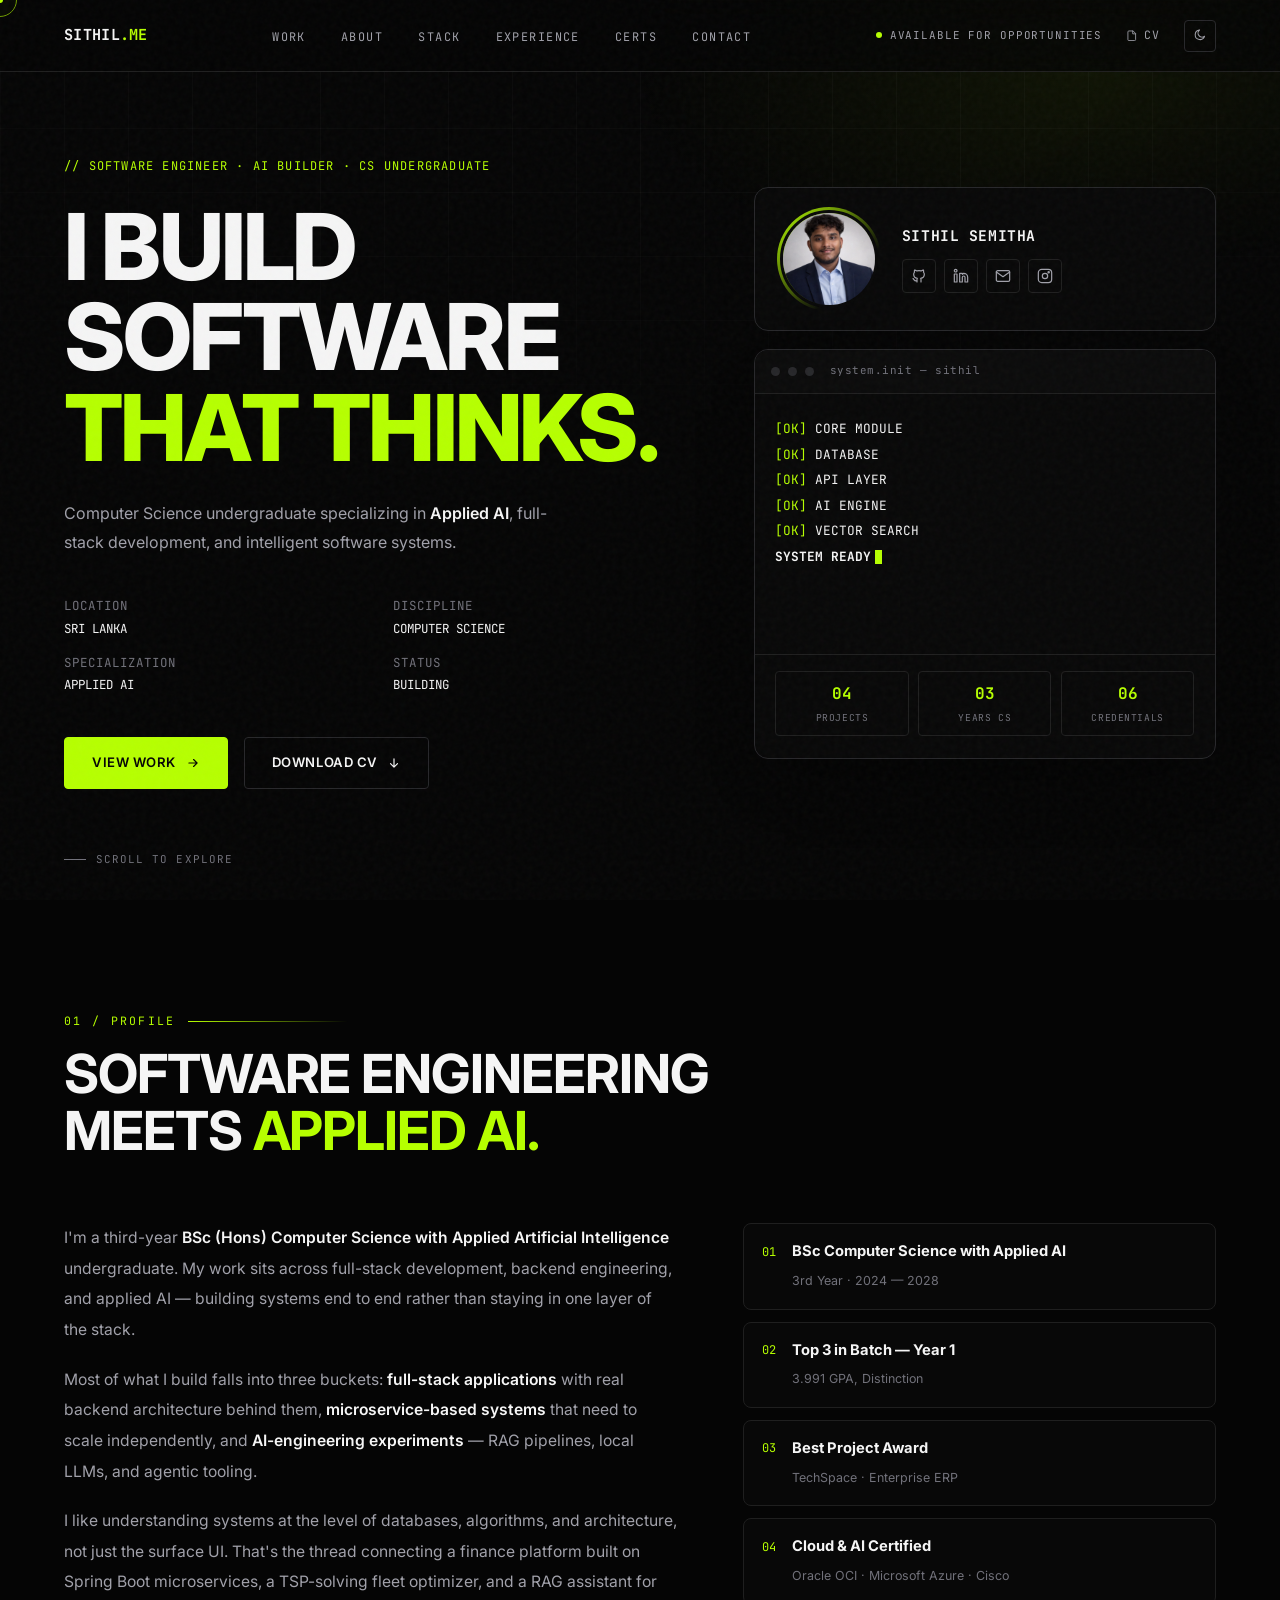
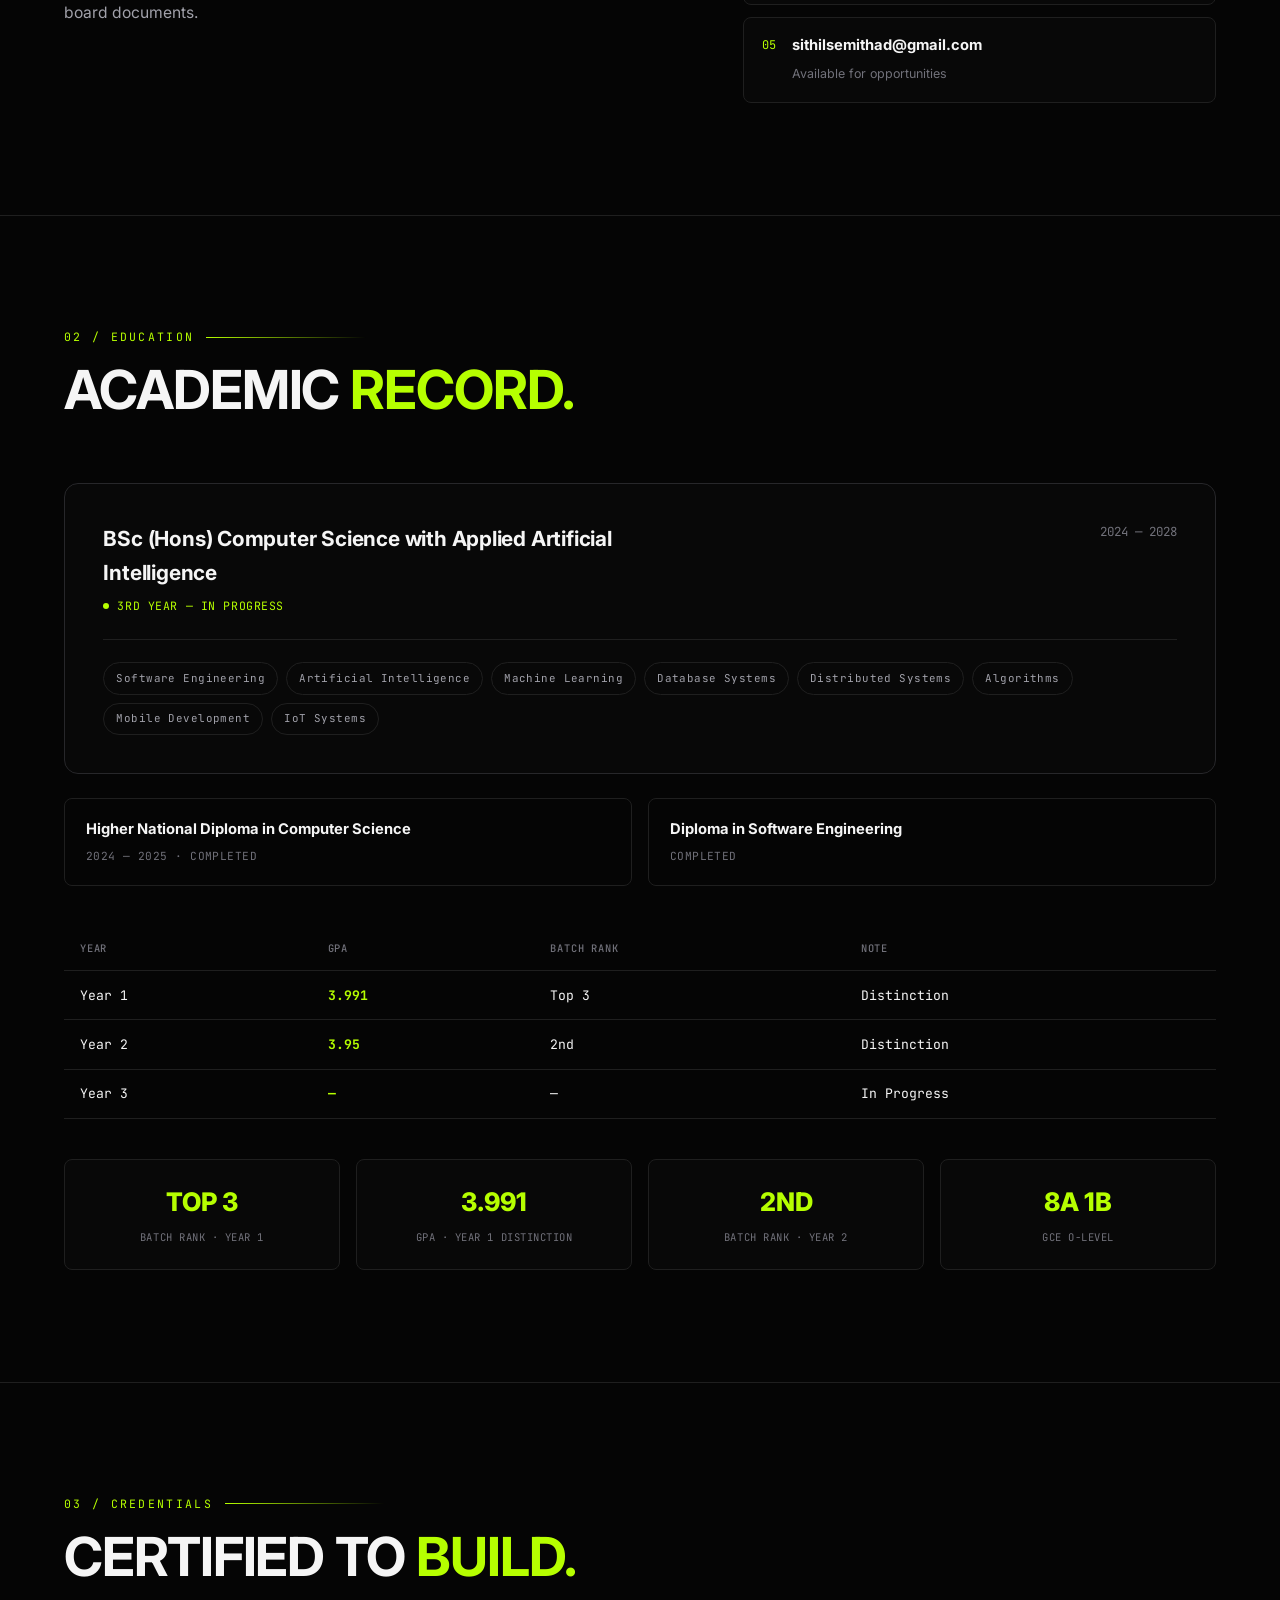
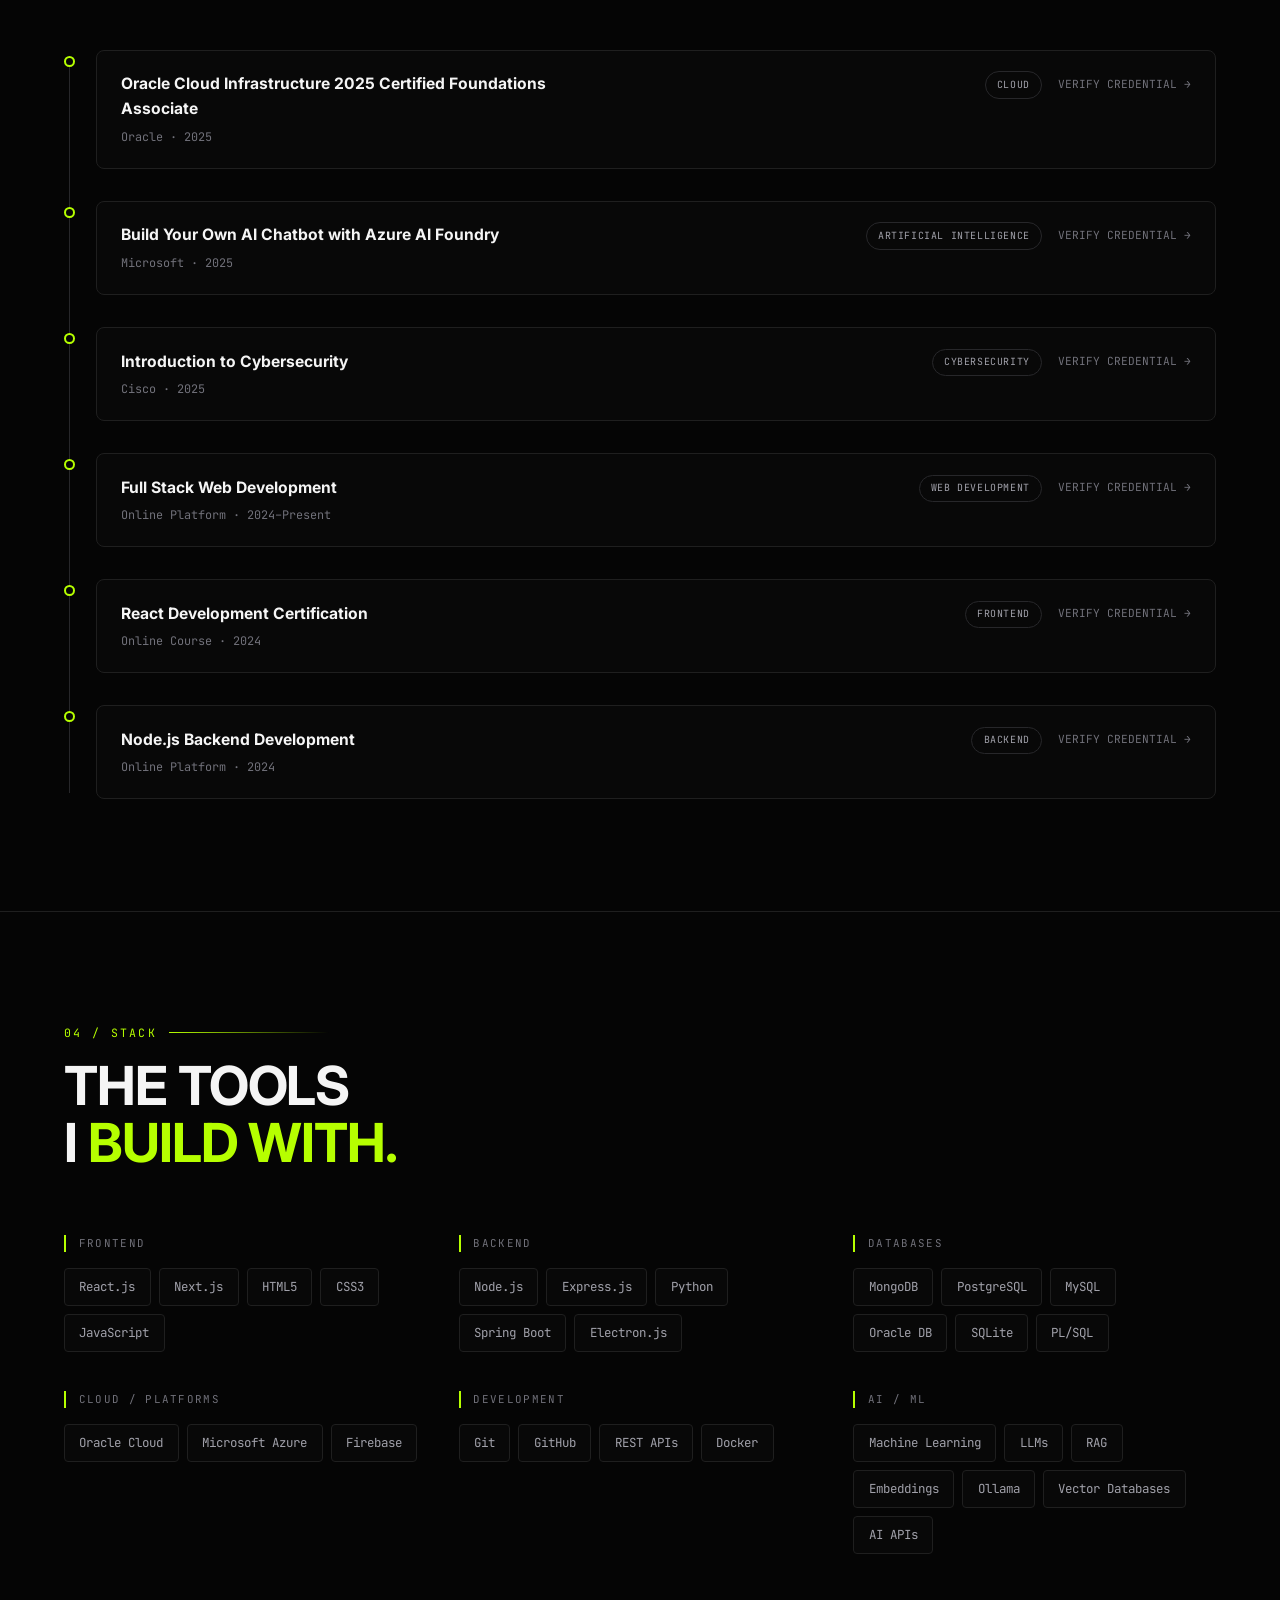
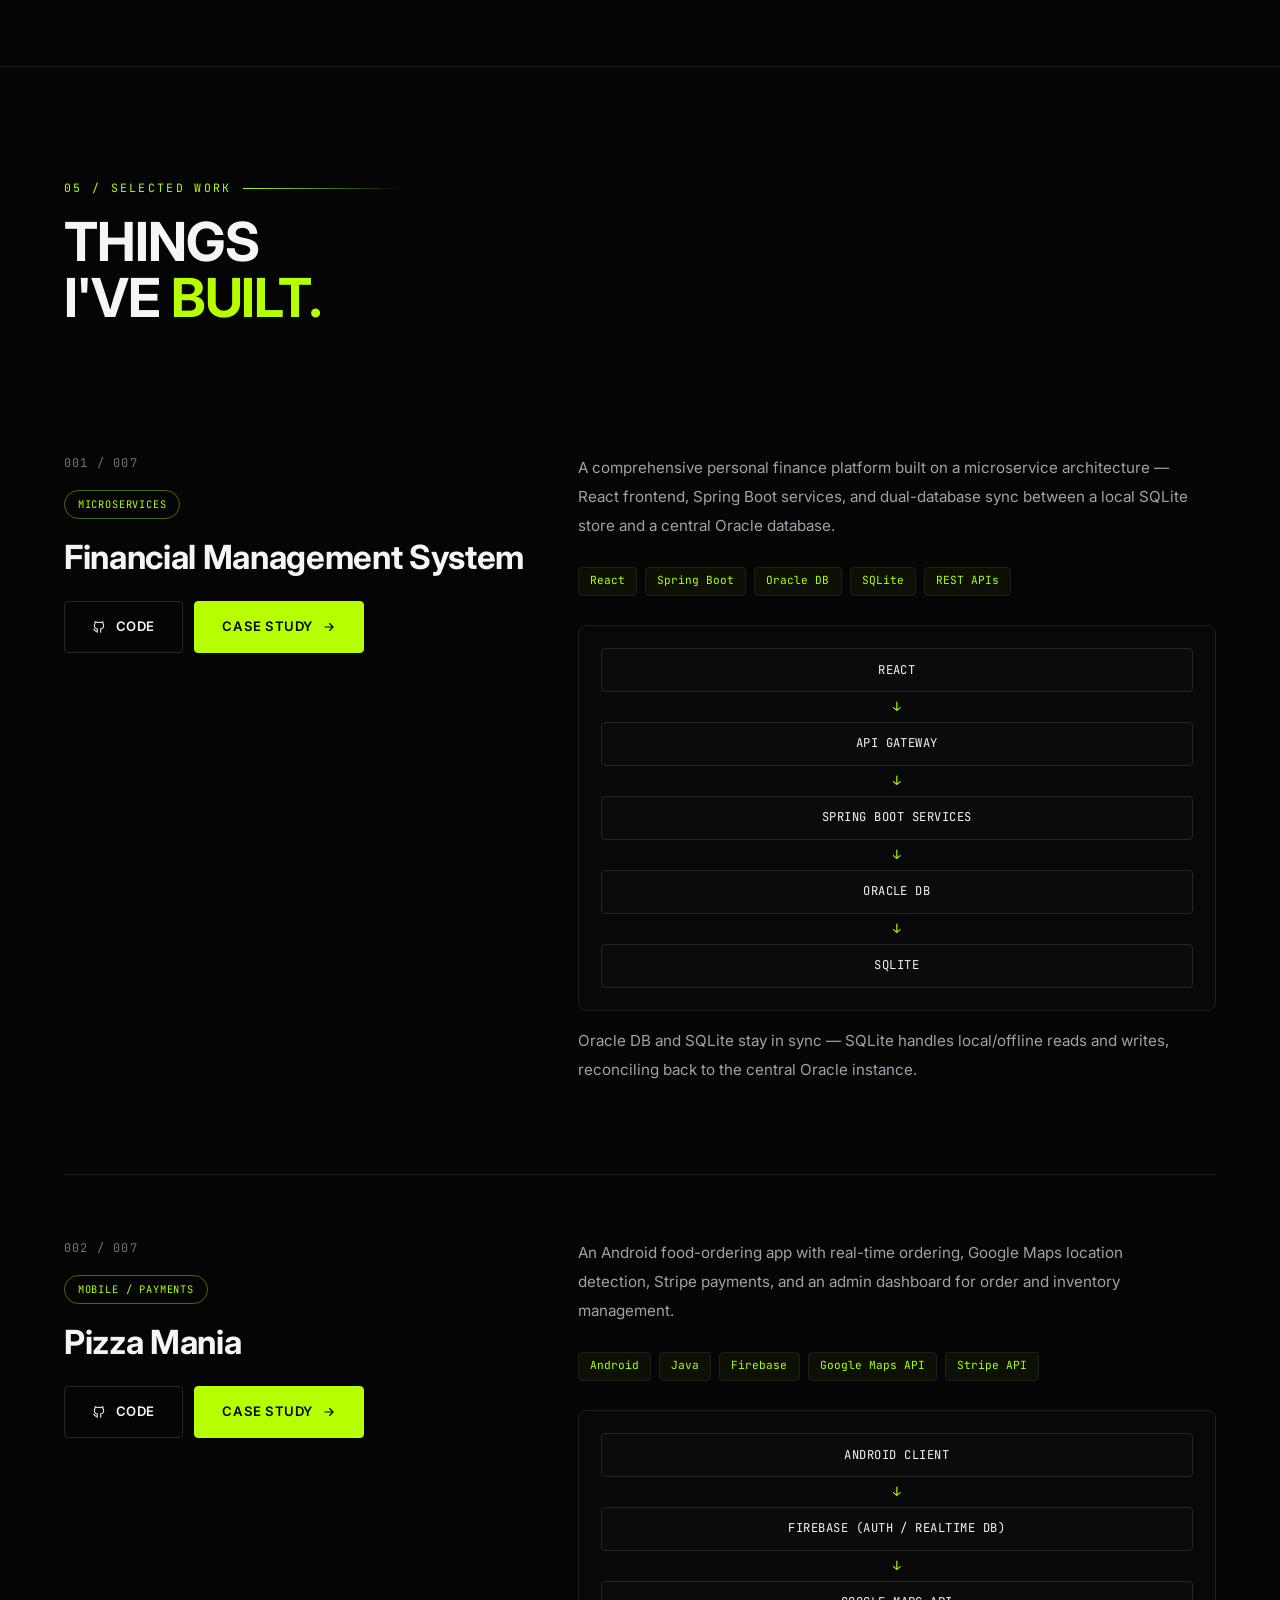
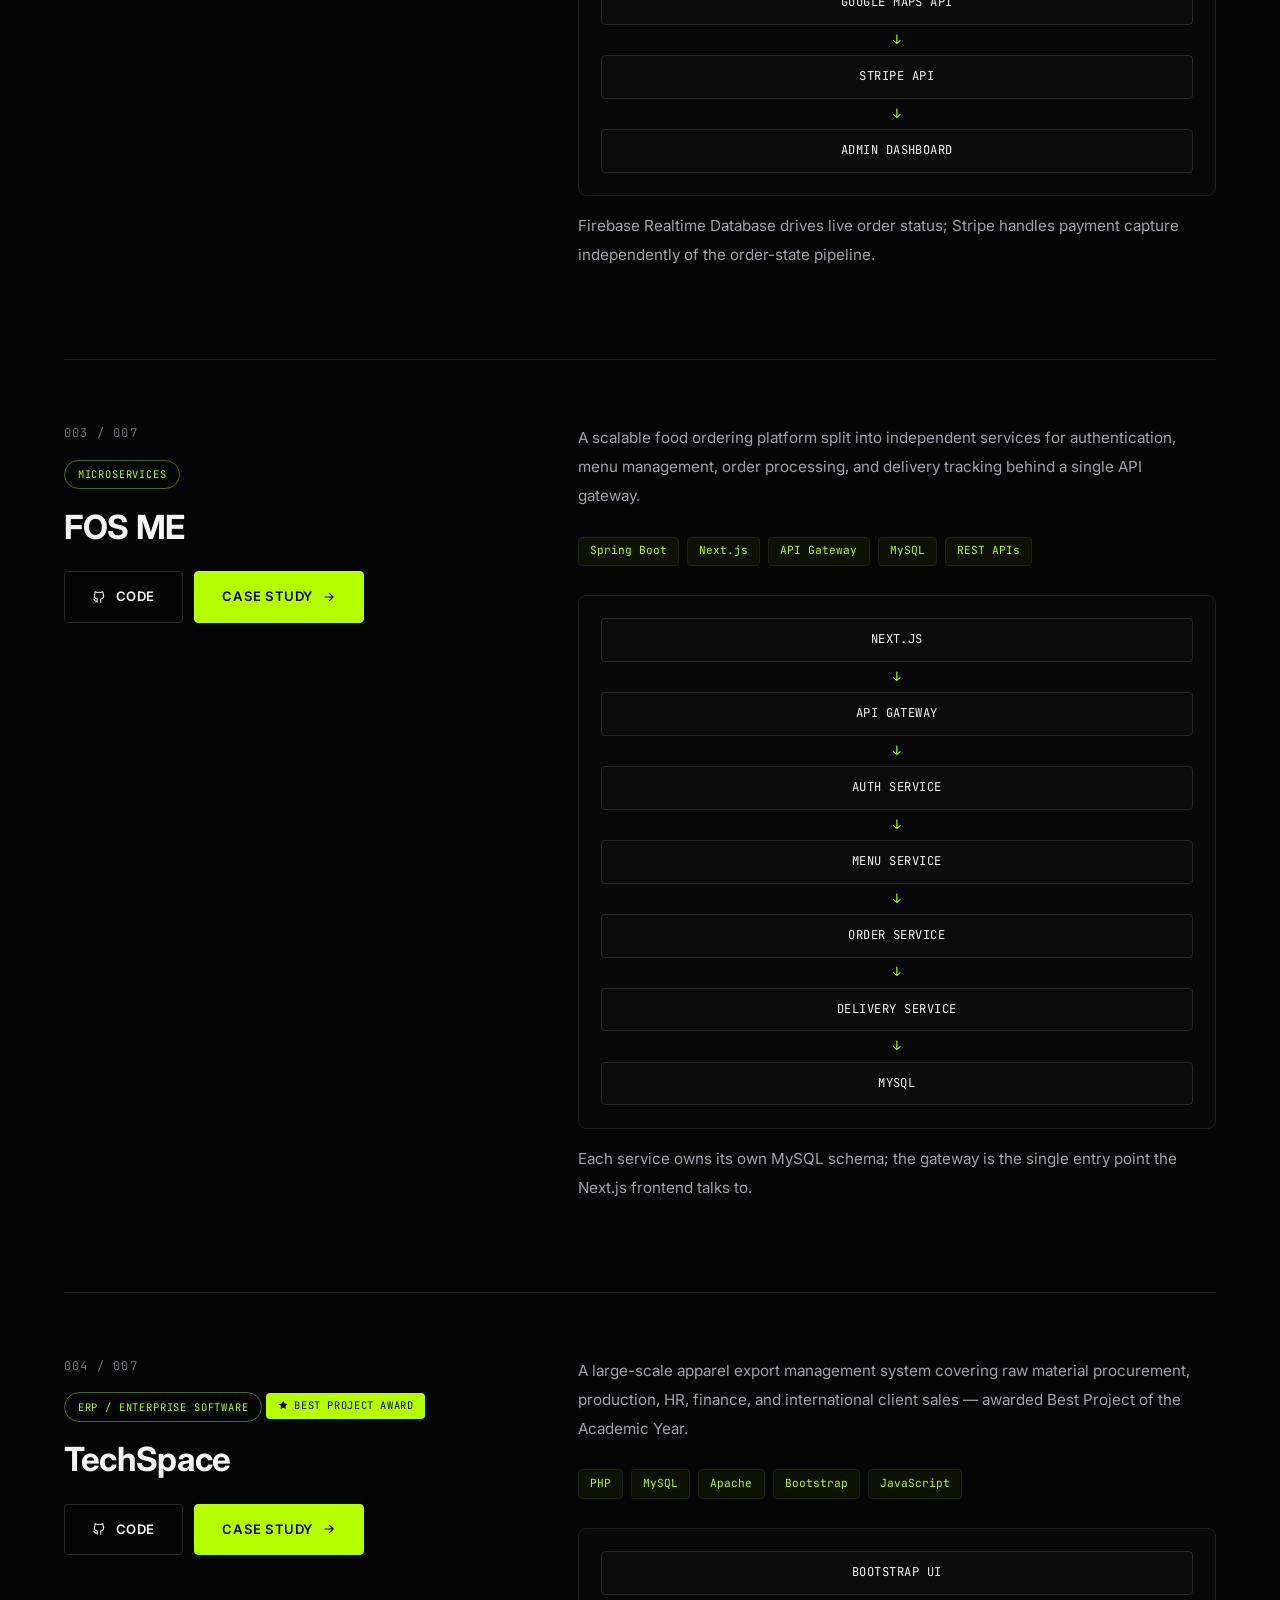
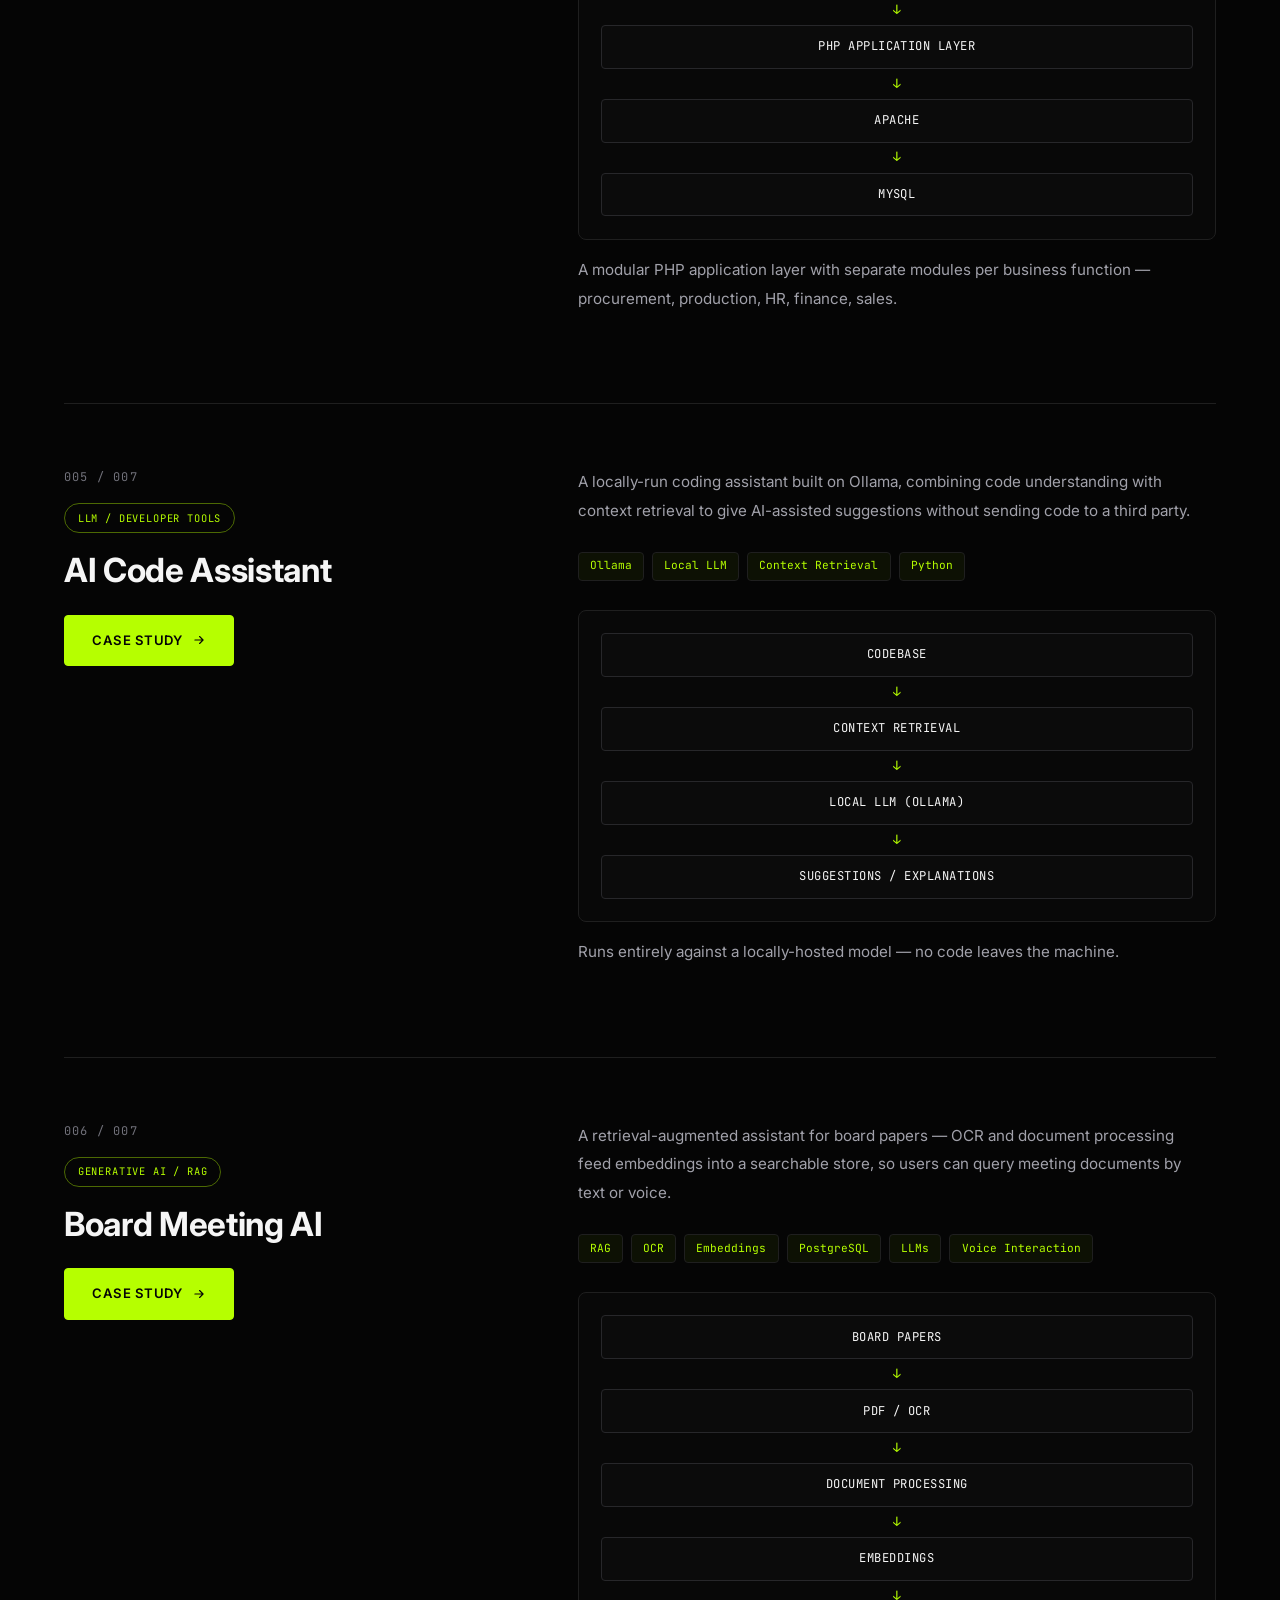
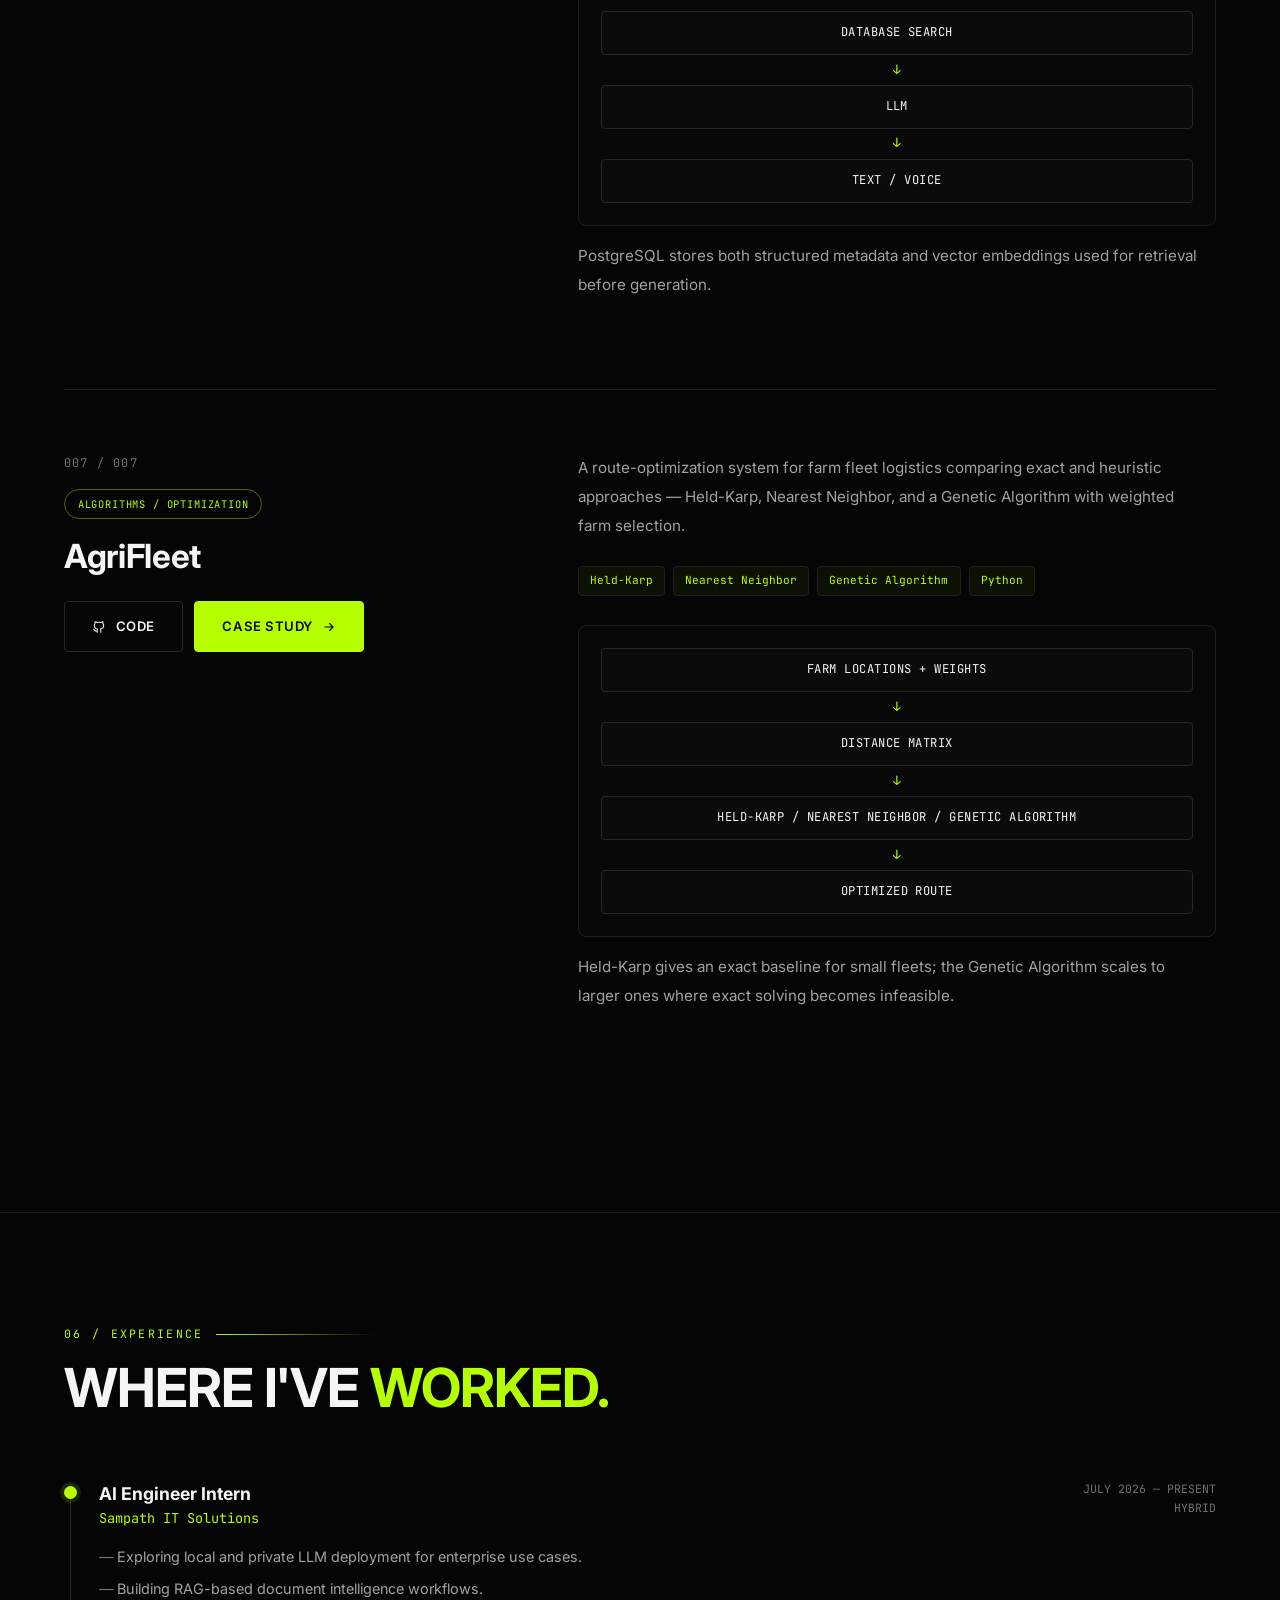
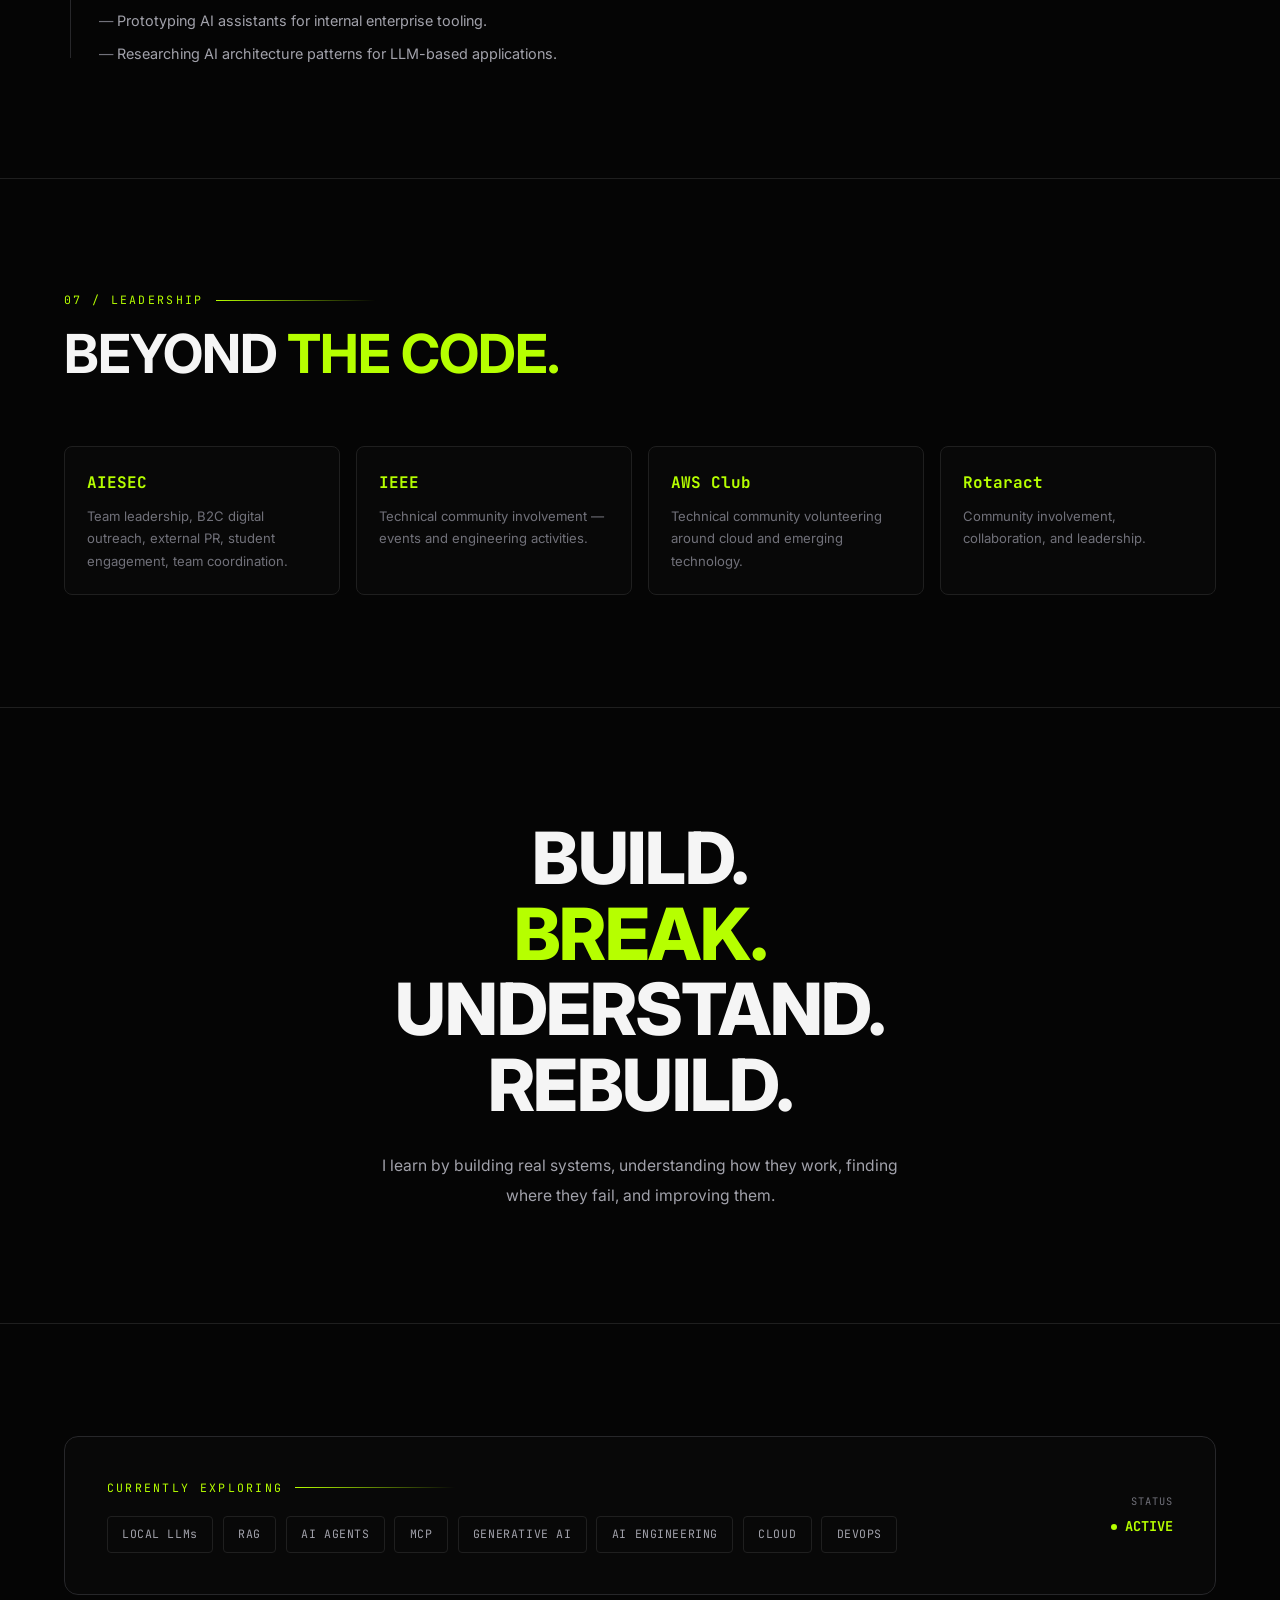
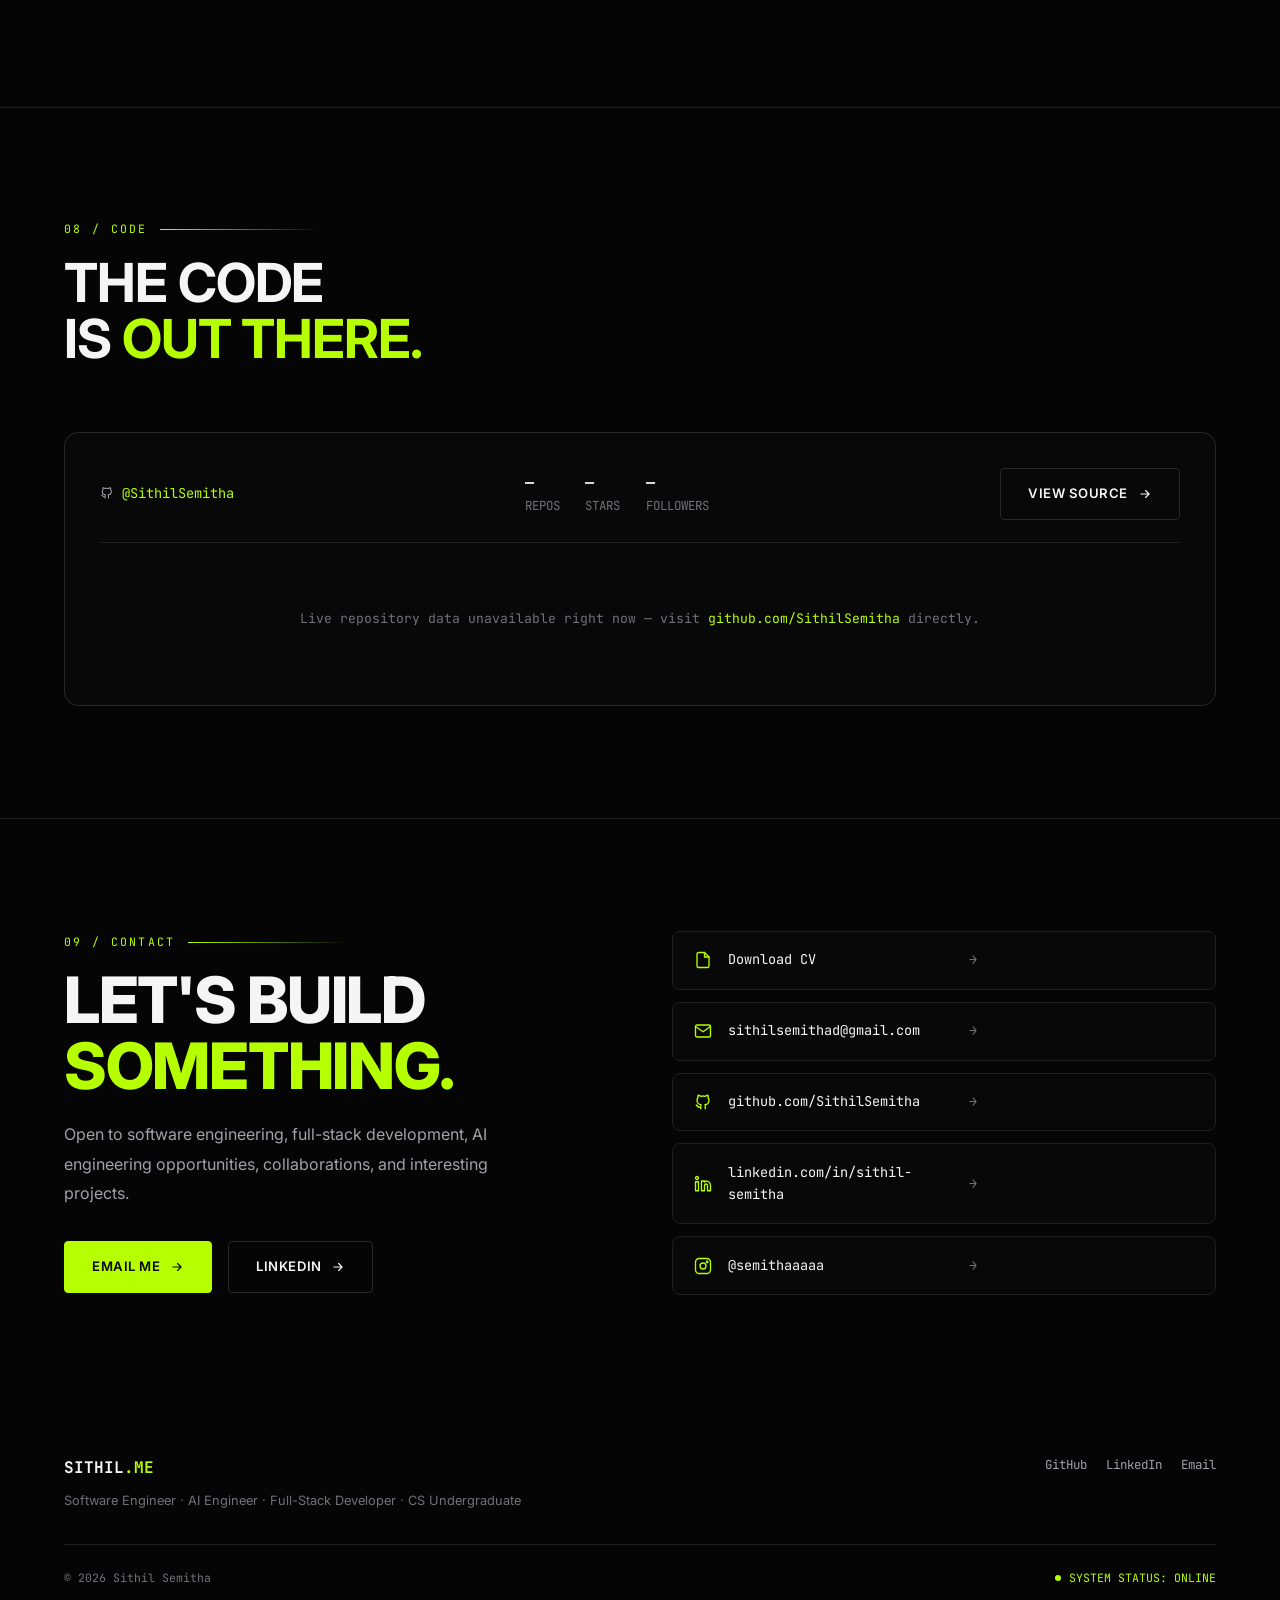
<file: index.html>
<!DOCTYPE html>
<html lang="en">
<head>
    <meta charset="UTF-8" />
    <meta name="viewport" content="width=device-width, initial-scale=1" />
    <title>Sithil Semitha</title>
    <meta name="description" content="Portfolio of Sithil Semitha, a Computer Science undergraduate specializing in Applied AI, software engineering, full-stack development, and intelligent systems." />
    <link rel="canonical" href="https://www.sithil.me/" />
    <meta name="theme-color" content="#050505" />
    <link rel="icon" type="image/svg+xml" href="/favicon.svg" />
    <script>
      // Applied before first paint to avoid a flash of the wrong theme.
      (function () {
        try {
          var saved = localStorage.getItem("theme");
          if (saved === "light" || saved === "dark") {
            document.documentElement.setAttribute("data-theme", saved);
          }
        } catch (e) {}
      })();
    </script>

    <meta property="og:type" content="website" />
    <meta property="og:title" content="Sithil Semitha — Software Engineer & AI Builder" />
    <meta property="og:description" content="Portfolio of Sithil Semitha, a Computer Science undergraduate specializing in Applied AI, software engineering, full-stack development, and intelligent systems." />
    <meta property="og:url" content="https://www.sithil.me/" />
    <meta property="og:image" content="https://www.sithil.me/assets/img/profile.png" />
    <meta property="og:site_name" content="Sithil Semitha" />

    <meta name="twitter:card" content="summary_large_image" />
    <meta name="twitter:title" content="Sithil Semitha — Software Engineer & AI Builder" />
    <meta name="twitter:description" content="Portfolio of Sithil Semitha, a Computer Science undergraduate specializing in Applied AI, software engineering, full-stack development, and intelligent systems." />
    <meta name="twitter:image" content="https://www.sithil.me/assets/img/profile.png" />

    <link rel="preconnect" href="https://fonts.googleapis.com" />
    <link rel="preconnect" href="https://fonts.gstatic.com" crossorigin />
    <link href="https://fonts.googleapis.com/css2?family=Inter:wght@400;500;600;700;800&family=JetBrains+Mono:wght@400;500;600;700&display=swap" rel="stylesheet" />
    <link rel="stylesheet" href="/assets/css/style.css" />
    <script type="application/ld+json">{"@context":"https://schema.org","@type":"Person","name":"Sithil Semitha","url":"https://www.sithil.me/","email":"mailto:sithilsemithad@gmail.com","jobTitle":"Software Engineer & AI Engineer","sameAs":["https://github.com/SithilSemitha","https://www.linkedin.com/in/sithil-semitha/"],"affiliation":{"@type":"CollegeOrUniversity","name":"BSc (Hons) Computer Science with Applied Artificial Intelligence"}}</script>
  </head>
<body class="has-custom-cursor is-loading">
<noscript><style>#preloader{display:none!important;}</style></noscript>
  <div class="preloader" id="preloader" role="status" aria-live="polite" aria-label="Loading">
    <span class="preloader-marker preloader-marker-tl mono" aria-hidden="true">SYS/BOOT</span>
    <span class="preloader-marker preloader-marker-br mono" aria-hidden="true" id="preloaderPercent">0%</span>
    <div class="preloader-inner">
      <div class="preloader-logo mono">SITHIL<span>.ME</span></div>
      <div class="preloader-bar"><div class="preloader-bar-fill" id="preloaderFill"></div></div>
      <div class="preloader-status mono" id="preloaderStatus">INITIALIZING SYSTEM<span class="term-cursor" aria-hidden="true"></span></div>
    </div>
  </div>
<div class="cursor-dot" id="cursorDot" aria-hidden="true"></div>
  <div class="cursor-ring" id="cursorRing" aria-hidden="true"></div>
<div class="backdrop" aria-hidden="true"></div><div class="noise" aria-hidden="true"></div>
<a class="skip-link" href="#main">Skip to content</a>
  <nav class="nav" aria-label="Primary">
    <a href="/#home" class="nav-logo">SITHIL<span>.ME</span></a>
    <ul class="nav-links">
      <li><a href="/#work" data-num="05">Work</a></li><li><a href="/#about" data-num="01">About</a></li><li><a href="/#stack" data-num="04">Stack</a></li><li><a href="/#experience" data-num="06">Experience</a></li><li><a href="/#certifications" data-num="03">Certs</a></li><li><a href="/#contact" data-num="09">Contact</a></li>
    </ul>
    <div class="nav-right">
      <div class="status-pill"><span class="status-dot" aria-hidden="true"></span>AVAILABLE FOR OPPORTUNITIES</div>
      <a class="nav-cv-desktop mono" href="https://drive.google.com/file/d/1ls0TTTP1z27AsNgHDD1EcAv54W3tk1Ug/view?usp=sharing" target="_blank" rel="noopener" style="font-size:.72rem;letter-spacing:.08em;color:var(--text-1);display:flex;align-items:center;gap:.4rem;"><svg viewBox="0 0 24 24" fill="none" stroke="currentColor" stroke-width="1.8" stroke-linecap="round" stroke-linejoin="round" aria-hidden="true"><path d="M14 2H6a2 2 0 0 0-2 2v16a2 2 0 0 0 2 2h12a2 2 0 0 0 2-2V8Z"/><path d="M14 2v6h6"/></svg>CV</a>
      <button class="theme-toggle" id="themeToggle" aria-label="Switch to light theme">
        <span class="icon-moon"><svg viewBox="0 0 24 24" fill="none" stroke="currentColor" stroke-width="1.8" stroke-linecap="round" stroke-linejoin="round" aria-hidden="true"><path d="M20.5 14.5a8.5 8.5 0 1 1-9-11 7 7 0 0 0 9 11Z"/></svg></span><span class="icon-sun"><svg viewBox="0 0 24 24" fill="none" stroke="currentColor" stroke-width="1.8" stroke-linecap="round" stroke-linejoin="round" aria-hidden="true"><circle cx="12" cy="12" r="4.2"/><path d="M12 2.5v2.4M12 19.1v2.4M4.6 4.6l1.7 1.7M17.7 17.7l1.7 1.7M2.5 12h2.4M19.1 12h2.4M4.6 19.4l1.7-1.7M17.7 6.3l1.7-1.7"/></svg></span>
      </button>
      <button class="nav-toggle" id="navToggle" aria-label="Open menu" aria-expanded="false" aria-controls="mobileMenu">
        <span></span><span></span><span></span>
      </button>
    </div>
  </nav>
  <div class="mobile-menu" id="mobileMenu">
    <nav aria-label="Mobile">
      <a href="/#work"><span>05</span>Work</a><a href="/#about"><span>01</span>About</a><a href="/#stack"><span>04</span>Stack</a><a href="/#experience"><span>06</span>Experience</a><a href="/#certifications"><span>03</span>Certs</a><a href="/#contact"><span>09</span>Contact</a>
    </nav>
    <div class="mobile-menu-footer">
      <a class="btn btn-outline" href="https://github.com/SithilSemitha" target="_blank" rel="noopener">GitHub</a>
      <a class="btn btn-outline" href="https://www.linkedin.com/in/sithil-semitha/" target="_blank" rel="noopener">LinkedIn</a>
      <a class="btn btn-fill" href="mailto:sithilsemithad@gmail.com">Email</a>
    </div>
  </div>
<main id="main">
<section class="hero" id="home">
    <div class="hero-grid">
      <div>
        <p class="hero-label mono">// SOFTWARE ENGINEER · AI BUILDER · CS UNDERGRADUATE</p>
        <h1 class="hero-title">I BUILD<br />SOFTWARE<br /><span class="accent">THAT THINKS.</span></h1>
        <p class="hero-sub">
          Computer Science undergraduate specializing in <strong>Applied AI</strong>,
          full-stack development, and intelligent software systems.
        </p>
        <dl class="hero-meta">
          <div><dt>LOCATION</dt><dd>SRI LANKA</dd></div>
          <div><dt>DISCIPLINE</dt><dd>COMPUTER SCIENCE</dd></div>
          <div><dt>SPECIALIZATION</dt><dd>APPLIED AI</dd></div>
          <div><dt>STATUS</dt><dd>BUILDING</dd></div>
        </dl>
        <div class="hero-cta">
          <a href="#work" class="btn btn-fill">View Work <svg viewBox="0 0 24 24" fill="none" stroke="currentColor" stroke-width="2" stroke-linecap="round" stroke-linejoin="round" aria-hidden="true"><path d="M5 12h14M13 6l6 6-6 6"/></svg></a>
          <a href="https://drive.google.com/file/d/1ls0TTTP1z27AsNgHDD1EcAv54W3tk1Ug/view?usp=sharing" target="_blank" rel="noopener" class="btn btn-outline">Download CV <svg viewBox="0 0 24 24" fill="none" stroke="currentColor" stroke-width="2" stroke-linecap="round" stroke-linejoin="round" aria-hidden="true"><path d="M12 5v14M6 13l6 6 6-6"/></svg></a>
        </div>
      </div>

      <div class="hero-side">
        <div class="hero-profile reveal">
          <div class="hero-avatar-wrap">
            <img class="hero-avatar" src="/assets/img/profile.png" alt="Photo of Sithil Semitha" width="104" height="104" loading="eager" />
          </div>
          <div class="hero-profile-body">
            <div class="hero-profile-name mono">SITHIL SEMITHA</div>
            <div class="hero-profile-links">
              <a href="https://github.com/SithilSemitha" target="_blank" rel="noopener" aria-label="GitHub"><svg viewBox="0 0 24 24" fill="none" stroke="currentColor" stroke-width="1.8" stroke-linecap="round" stroke-linejoin="round" aria-hidden="true"><path d="M9 19c-4.3 1.4-4.3-2.5-6-3m12 5v-3.5c0-1 .1-1.4-.5-2 2.8-.3 5.5-1.4 5.5-6a4.6 4.6 0 0 0-1.3-3.2 4.2 4.2 0 0 0-.1-3.2s-1.1-.3-3.5 1.3a12.3 12.3 0 0 0-6.2 0C6.5 2.8 5.4 3.1 5.4 3.1a4.2 4.2 0 0 0-.1 3.2A4.6 4.6 0 0 0 4 9.5c0 4.6 2.7 5.7 5.5 6-.6.6-.6 1.2-.5 2V21"/></svg></a>
              <a href="https://www.linkedin.com/in/sithil-semitha/" target="_blank" rel="noopener" aria-label="LinkedIn"><svg viewBox="0 0 24 24" fill="none" stroke="currentColor" stroke-width="1.8" stroke-linecap="round" stroke-linejoin="round" aria-hidden="true"><path d="M16 8a6 6 0 0 1 6 6v7h-4v-7a2 2 0 0 0-4 0v7h-4V8h4v1.5A5.98 5.98 0 0 1 16 8Z"/><rect x="2" y="9" width="4" height="12"/><circle cx="4" cy="4" r="2"/></svg></a>
              <a href="mailto:sithilsemithad@gmail.com" aria-label="Email"><svg viewBox="0 0 24 24" fill="none" stroke="currentColor" stroke-width="1.8" stroke-linecap="round" stroke-linejoin="round" aria-hidden="true"><rect x="2" y="4" width="20" height="16" rx="2"/><path d="m22 6-10 7L2 6"/></svg></a>
              <a href="https://www.instagram.com/semithaaaaa/" target="_blank" rel="noopener" aria-label="Instagram"><svg viewBox="0 0 24 24" fill="none" stroke="currentColor" stroke-width="1.8" aria-hidden="true"><rect x="2" y="2" width="20" height="20" rx="5"/><circle cx="12" cy="12" r="4"/><circle cx="17.5" cy="6.5" r="1"/></svg></a>
            </div>
          </div>
        </div>

        <div class="terminal reveal" role="img" aria-label="System initialization terminal showing core module, database, API layer, AI engine, and vector search all reporting OK, ending in SYSTEM READY.">
          <div class="terminal-bar">
            <span class="terminal-dot"></span><span class="terminal-dot"></span><span class="terminal-dot"></span>
            <span class="terminal-title mono">system.init — sithil</span>
          </div>
          <div class="terminal-body" id="termBody" aria-hidden="true"></div>
          <div class="terminal-nodes">
            <div class="terminal-node"><span class="val">04</span><span class="lbl">PROJECTS</span></div>
            <div class="terminal-node"><span class="val">03</span><span class="lbl">YEARS CS</span></div>
            <div class="terminal-node"><span class="val">06</span><span class="lbl">CREDENTIALS</span></div>
          </div>
        </div>
      </div>
    </div>
    <a href="#about" class="hero-scroll mono">SCROLL TO EXPLORE</a>
  </section>
<section class="section" id="about">
    <div class="container">
      <div class="section-head reveal">
        <p class="eyebrow">01 / PROFILE</p>
        <h2 class="section-title">SOFTWARE ENGINEERING<br />MEETS <em>APPLIED AI.</em></h2>
      </div>
      <div class="about-grid">
        <div class="about-text reveal">
          <p>I'm a third-year <strong>BSc (Hons) Computer Science with Applied Artificial Intelligence</strong> undergraduate. My work sits across full-stack development, backend engineering, and applied AI — building systems end to end rather than staying in one layer of the stack.</p>
          <p>Most of what I build falls into three buckets: <strong>full-stack applications</strong> with real backend architecture behind them, <strong>microservice-based systems</strong> that need to scale independently, and <strong>AI-engineering experiments</strong> — RAG pipelines, local LLMs, and agentic tooling.</p>
          <p>I like understanding systems at the level of databases, algorithms, and architecture, not just the surface UI. That's the thread connecting a finance platform built on Spring Boot microservices, a TSP-solving fleet optimizer, and a RAG assistant for board documents.</p>
        </div>
        <div class="about-list reveal reveal-d1">
          <div class="about-item">
            <span class="num mono">01</span>
            <div><strong>BSc Computer Science with Applied AI</strong><span>3rd Year · 2024 — 2028</span></div>
          </div>
          <div class="about-item">
            <span class="num mono">02</span>
            <div><strong>Top 3 in Batch — Year 1</strong><span>3.991 GPA, Distinction</span></div>
          </div>
          <div class="about-item">
            <span class="num mono">03</span>
            <div><strong>Best Project Award</strong><span>TechSpace · Enterprise ERP</span></div>
          </div>
          <div class="about-item">
            <span class="num mono">04</span>
            <div><strong>Cloud &amp; AI Certified</strong><span>Oracle OCI · Microsoft Azure · Cisco</span></div>
          </div>
          <div class="about-item">
            <span class="num mono">05</span>
            <div><strong>sithilsemithad@gmail.com</strong><span>Available for opportunities</span></div>
          </div>
        </div>
      </div>
    </div>
  </section>
<section class="section" id="education">
    <div class="container">
      <div class="section-head reveal">
        <p class="eyebrow">02 / EDUCATION</p>
        <h2 class="section-title">ACADEMIC <em>RECORD.</em></h2>
      </div>

      <div class="edu-primary reveal">
        <div class="edu-top">
          <div>
            <div class="edu-degree">BSc (Hons) Computer Science with Applied Artificial Intelligence</div>
            <div class="edu-status mono"><span class="status-dot" aria-hidden="true"></span>3RD YEAR — IN PROGRESS</div>
          </div>
          <div class="edu-period">2024 — 2028</div>
        </div>
        <div class="edu-areas">
          <span class="edu-area">Software Engineering</span><span class="edu-area">Artificial Intelligence</span><span class="edu-area">Machine Learning</span><span class="edu-area">Database Systems</span><span class="edu-area">Distributed Systems</span><span class="edu-area">Algorithms</span><span class="edu-area">Mobile Development</span><span class="edu-area">IoT Systems</span>
        </div>
      </div>

      <div class="edu-prev-grid reveal reveal-d1">
        <div class="edu-prev">
          <strong>Higher National Diploma in Computer Science</strong>
          <div class="meta">2024 — 2025 · COMPLETED</div>
        </div><div class="edu-prev">
          <strong>Diploma in Software Engineering</strong>
          <div class="meta">COMPLETED</div>
        </div>
      </div>

      <table class="record-table reveal reveal-d2">
        <thead>
          <tr><th>Year</th><th>GPA</th><th>Batch Rank</th><th>Note</th></tr>
        </thead>
        <tbody>
          <tr><td>Year 1</td><td class="gpa">3.991</td><td>Top 3</td><td>Distinction</td></tr><tr><td>Year 2</td><td class="gpa">3.95</td><td>2nd</td><td>Distinction</td></tr><tr><td>Year 3</td><td class="gpa">—</td><td>—</td><td>In Progress</td></tr>
        </tbody>
      </table>

      <div class="stats-row reveal reveal-d2" id="achievements">
        <div class="stat-card"><span class="val">TOP 3</span><span class="lbl">BATCH RANK · YEAR 1</span></div><div class="stat-card"><span class="val">3.991</span><span class="lbl">GPA · YEAR 1 DISTINCTION</span></div><div class="stat-card"><span class="val">2ND</span><span class="lbl">BATCH RANK · YEAR 2</span></div><div class="stat-card"><span class="val">8A 1B</span><span class="lbl">GCE O-LEVEL</span></div>
      </div>
    </div>
  </section>
<section class="section" id="certifications">
    <div class="container">
      <div class="section-head reveal">
        <p class="eyebrow">03 / CREDENTIALS</p>
        <h2 class="section-title">CERTIFIED TO <em>BUILD.</em></h2>
      </div>
      <div class="cert-timeline">
        <div class="cert-row reveal ">
          <div class="cert-card">
            <div class="cert-info">
              <strong>Oracle Cloud Infrastructure 2025 Certified Foundations Associate</strong>
              <div class="cert-provider mono">Oracle · 2025</div>
            </div>
            <div class="cert-side">
              <span class="cert-cat mono">Cloud</span>
              <a class="cert-verify" href="https://www.linkedin.com/in/sithil-semitha/" target="_blank" rel="noopener">VERIFY CREDENTIAL →</a>
            </div>
          </div>
        </div><div class="cert-row reveal reveal-d1">
          <div class="cert-card">
            <div class="cert-info">
              <strong>Build Your Own AI Chatbot with Azure AI Foundry</strong>
              <div class="cert-provider mono">Microsoft · 2025</div>
            </div>
            <div class="cert-side">
              <span class="cert-cat mono">Artificial Intelligence</span>
              <a class="cert-verify" href="https://www.linkedin.com/in/sithil-semitha/" target="_blank" rel="noopener">VERIFY CREDENTIAL →</a>
            </div>
          </div>
        </div><div class="cert-row reveal ">
          <div class="cert-card">
            <div class="cert-info">
              <strong>Introduction to Cybersecurity</strong>
              <div class="cert-provider mono">Cisco · 2025</div>
            </div>
            <div class="cert-side">
              <span class="cert-cat mono">Cybersecurity</span>
              <a class="cert-verify" href="https://www.linkedin.com/in/sithil-semitha/" target="_blank" rel="noopener">VERIFY CREDENTIAL →</a>
            </div>
          </div>
        </div><div class="cert-row reveal reveal-d1">
          <div class="cert-card">
            <div class="cert-info">
              <strong>Full Stack Web Development</strong>
              <div class="cert-provider mono">Online Platform · 2024–Present</div>
            </div>
            <div class="cert-side">
              <span class="cert-cat mono">Web Development</span>
              <a class="cert-verify" href="https://www.linkedin.com/in/sithil-semitha/" target="_blank" rel="noopener">VERIFY CREDENTIAL →</a>
            </div>
          </div>
        </div><div class="cert-row reveal ">
          <div class="cert-card">
            <div class="cert-info">
              <strong>React Development Certification</strong>
              <div class="cert-provider mono">Online Course · 2024</div>
            </div>
            <div class="cert-side">
              <span class="cert-cat mono">Frontend</span>
              <a class="cert-verify" href="https://www.linkedin.com/in/sithil-semitha/" target="_blank" rel="noopener">VERIFY CREDENTIAL →</a>
            </div>
          </div>
        </div><div class="cert-row reveal reveal-d1">
          <div class="cert-card">
            <div class="cert-info">
              <strong>Node.js Backend Development</strong>
              <div class="cert-provider mono">Online Platform · 2024</div>
            </div>
            <div class="cert-side">
              <span class="cert-cat mono">Backend</span>
              <a class="cert-verify" href="https://www.linkedin.com/in/sithil-semitha/" target="_blank" rel="noopener">VERIFY CREDENTIAL →</a>
            </div>
          </div>
        </div>
      </div>
    </div>
  </section>
<section class="section" id="stack">
    <div class="container">
      <div class="section-head reveal">
        <p class="eyebrow">04 / STACK</p>
        <h2 class="section-title">THE TOOLS<br />I <em>BUILD WITH.</em></h2>
      </div>
      <div class="stack-grid">
        <div class="reveal ">
          <p class="stack-group-title">Frontend</p>
          <div class="stack-pills">
            <span class="stack-pill">React.js</span><span class="stack-pill">Next.js</span><span class="stack-pill">HTML5</span><span class="stack-pill">CSS3</span><span class="stack-pill">JavaScript</span>
          </div>
        </div><div class="reveal reveal-d1">
          <p class="stack-group-title">Backend</p>
          <div class="stack-pills">
            <span class="stack-pill">Node.js</span><span class="stack-pill">Express.js</span><span class="stack-pill">Python</span><span class="stack-pill">Spring Boot</span><span class="stack-pill">Electron.js</span>
          </div>
        </div><div class="reveal reveal-d2">
          <p class="stack-group-title">Databases</p>
          <div class="stack-pills">
            <span class="stack-pill">MongoDB</span><span class="stack-pill">PostgreSQL</span><span class="stack-pill">MySQL</span><span class="stack-pill">Oracle DB</span><span class="stack-pill">SQLite</span><span class="stack-pill">PL/SQL</span>
          </div>
        </div><div class="reveal ">
          <p class="stack-group-title">Cloud / Platforms</p>
          <div class="stack-pills">
            <span class="stack-pill">Oracle Cloud</span><span class="stack-pill">Microsoft Azure</span><span class="stack-pill">Firebase</span>
          </div>
        </div><div class="reveal reveal-d1">
          <p class="stack-group-title">Development</p>
          <div class="stack-pills">
            <span class="stack-pill">Git</span><span class="stack-pill">GitHub</span><span class="stack-pill">REST APIs</span><span class="stack-pill">Docker</span>
          </div>
        </div><div class="reveal reveal-d2">
          <p class="stack-group-title">AI / ML</p>
          <div class="stack-pills">
            <span class="stack-pill">Machine Learning</span><span class="stack-pill">LLMs</span><span class="stack-pill">RAG</span><span class="stack-pill">Embeddings</span><span class="stack-pill">Ollama</span><span class="stack-pill">Vector Databases</span><span class="stack-pill">AI APIs</span>
          </div>
        </div>
      </div>
    </div>
  </section>
<section class="section" id="work">
    <div class="container">
      <div class="section-head reveal">
        <p class="eyebrow">05 / SELECTED WORK</p>
        <h2 class="section-title">THINGS<br />I'VE <em>BUILT.</em></h2>
      </div>

      <article class="project-case reveal">
        <div class="project-meta-col">
          <div class="project-number mono">001 / 007</div>
          <span class="project-tag mono">Microservices</span>
          
          <h3 class="project-title">Financial Management System</h3>
          <div class="project-links">
            <a class="btn btn-outline" href="https://github.com/SithilSemitha/Financial-System-Back-End" target="_blank" rel="noopener"><svg viewBox="0 0 24 24" fill="none" stroke="currentColor" stroke-width="1.8" stroke-linecap="round" stroke-linejoin="round" aria-hidden="true"><path d="M9 19c-4.3 1.4-4.3-2.5-6-3m12 5v-3.5c0-1 .1-1.4-.5-2 2.8-.3 5.5-1.4 5.5-6a4.6 4.6 0 0 0-1.3-3.2 4.2 4.2 0 0 0-.1-3.2s-1.1-.3-3.5 1.3a12.3 12.3 0 0 0-6.2 0C6.5 2.8 5.4 3.1 5.4 3.1a4.2 4.2 0 0 0-.1 3.2A4.6 4.6 0 0 0 4 9.5c0 4.6 2.7 5.7 5.5 6-.6.6-.6 1.2-.5 2V21"/></svg>Code</a>
            <a class="btn btn-fill" href="/projects/financial-management-system/">Case Study <svg viewBox="0 0 24 24" fill="none" stroke="currentColor" stroke-width="2" stroke-linecap="round" stroke-linejoin="round" aria-hidden="true"><path d="M5 12h14M13 6l6 6-6 6"/></svg></a>
          </div>
        </div>
        <div class="project-body">
          <p>A comprehensive personal finance platform built on a microservice architecture — React frontend, Spring Boot services, and dual-database sync between a local SQLite store and a central Oracle database.</p>
          <div class="project-tech">
            <span class="tech-chip mono">React</span><span class="tech-chip mono">Spring Boot</span><span class="tech-chip mono">Oracle DB</span><span class="tech-chip mono">SQLite</span><span class="tech-chip mono">REST APIs</span>
          </div>
          <div class="arch-diagram" role="img" aria-label="Architecture: REACT leads to API GATEWAY leads to SPRING BOOT SERVICES leads to ORACLE DB leads to SQLITE">
            <div class="arch-node">REACT</div><div class="arch-arrow" aria-hidden="true">↓</div><div class="arch-node">API GATEWAY</div><div class="arch-arrow" aria-hidden="true">↓</div><div class="arch-node">SPRING BOOT SERVICES</div><div class="arch-arrow" aria-hidden="true">↓</div><div class="arch-node">ORACLE DB</div><div class="arch-arrow" aria-hidden="true">↓</div><div class="arch-node">SQLITE</div>
          </div>
          <p class="arch-note">Oracle DB and SQLite stay in sync — SQLite handles local/offline reads and writes, reconciling back to the central Oracle instance.</p>
        </div>
      </article><article class="project-case reveal">
        <div class="project-meta-col">
          <div class="project-number mono">002 / 007</div>
          <span class="project-tag mono">Mobile / Payments</span>
          
          <h3 class="project-title">Pizza Mania</h3>
          <div class="project-links">
            <a class="btn btn-outline" href="https://github.com/SithilSemitha/Pizza-Mania" target="_blank" rel="noopener"><svg viewBox="0 0 24 24" fill="none" stroke="currentColor" stroke-width="1.8" stroke-linecap="round" stroke-linejoin="round" aria-hidden="true"><path d="M9 19c-4.3 1.4-4.3-2.5-6-3m12 5v-3.5c0-1 .1-1.4-.5-2 2.8-.3 5.5-1.4 5.5-6a4.6 4.6 0 0 0-1.3-3.2 4.2 4.2 0 0 0-.1-3.2s-1.1-.3-3.5 1.3a12.3 12.3 0 0 0-6.2 0C6.5 2.8 5.4 3.1 5.4 3.1a4.2 4.2 0 0 0-.1 3.2A4.6 4.6 0 0 0 4 9.5c0 4.6 2.7 5.7 5.5 6-.6.6-.6 1.2-.5 2V21"/></svg>Code</a>
            <a class="btn btn-fill" href="/projects/pizza-mania/">Case Study <svg viewBox="0 0 24 24" fill="none" stroke="currentColor" stroke-width="2" stroke-linecap="round" stroke-linejoin="round" aria-hidden="true"><path d="M5 12h14M13 6l6 6-6 6"/></svg></a>
          </div>
        </div>
        <div class="project-body">
          <p>An Android food-ordering app with real-time ordering, Google Maps location detection, Stripe payments, and an admin dashboard for order and inventory management.</p>
          <div class="project-tech">
            <span class="tech-chip mono">Android</span><span class="tech-chip mono">Java</span><span class="tech-chip mono">Firebase</span><span class="tech-chip mono">Google Maps API</span><span class="tech-chip mono">Stripe API</span>
          </div>
          <div class="arch-diagram" role="img" aria-label="Architecture: ANDROID CLIENT leads to FIREBASE (AUTH / REALTIME DB) leads to GOOGLE MAPS API leads to STRIPE API leads to ADMIN DASHBOARD">
            <div class="arch-node">ANDROID CLIENT</div><div class="arch-arrow" aria-hidden="true">↓</div><div class="arch-node">FIREBASE (AUTH / REALTIME DB)</div><div class="arch-arrow" aria-hidden="true">↓</div><div class="arch-node">GOOGLE MAPS API</div><div class="arch-arrow" aria-hidden="true">↓</div><div class="arch-node">STRIPE API</div><div class="arch-arrow" aria-hidden="true">↓</div><div class="arch-node">ADMIN DASHBOARD</div>
          </div>
          <p class="arch-note">Firebase Realtime Database drives live order status; Stripe handles payment capture independently of the order-state pipeline.</p>
        </div>
      </article><article class="project-case reveal">
        <div class="project-meta-col">
          <div class="project-number mono">003 / 007</div>
          <span class="project-tag mono">Microservices</span>
          
          <h3 class="project-title">FOS ME</h3>
          <div class="project-links">
            <a class="btn btn-outline" href="https://github.com/SithilSemitha/Food-Ordering-System" target="_blank" rel="noopener"><svg viewBox="0 0 24 24" fill="none" stroke="currentColor" stroke-width="1.8" stroke-linecap="round" stroke-linejoin="round" aria-hidden="true"><path d="M9 19c-4.3 1.4-4.3-2.5-6-3m12 5v-3.5c0-1 .1-1.4-.5-2 2.8-.3 5.5-1.4 5.5-6a4.6 4.6 0 0 0-1.3-3.2 4.2 4.2 0 0 0-.1-3.2s-1.1-.3-3.5 1.3a12.3 12.3 0 0 0-6.2 0C6.5 2.8 5.4 3.1 5.4 3.1a4.2 4.2 0 0 0-.1 3.2A4.6 4.6 0 0 0 4 9.5c0 4.6 2.7 5.7 5.5 6-.6.6-.6 1.2-.5 2V21"/></svg>Code</a>
            <a class="btn btn-fill" href="/projects/fos-me/">Case Study <svg viewBox="0 0 24 24" fill="none" stroke="currentColor" stroke-width="2" stroke-linecap="round" stroke-linejoin="round" aria-hidden="true"><path d="M5 12h14M13 6l6 6-6 6"/></svg></a>
          </div>
        </div>
        <div class="project-body">
          <p>A scalable food ordering platform split into independent services for authentication, menu management, order processing, and delivery tracking behind a single API gateway.</p>
          <div class="project-tech">
            <span class="tech-chip mono">Spring Boot</span><span class="tech-chip mono">Next.js</span><span class="tech-chip mono">API Gateway</span><span class="tech-chip mono">MySQL</span><span class="tech-chip mono">REST APIs</span>
          </div>
          <div class="arch-diagram" role="img" aria-label="Architecture: NEXT.JS leads to API GATEWAY leads to AUTH SERVICE leads to MENU SERVICE leads to ORDER SERVICE leads to DELIVERY SERVICE leads to MYSQL">
            <div class="arch-node">NEXT.JS</div><div class="arch-arrow" aria-hidden="true">↓</div><div class="arch-node">API GATEWAY</div><div class="arch-arrow" aria-hidden="true">↓</div><div class="arch-node">AUTH SERVICE</div><div class="arch-arrow" aria-hidden="true">↓</div><div class="arch-node">MENU SERVICE</div><div class="arch-arrow" aria-hidden="true">↓</div><div class="arch-node">ORDER SERVICE</div><div class="arch-arrow" aria-hidden="true">↓</div><div class="arch-node">DELIVERY SERVICE</div><div class="arch-arrow" aria-hidden="true">↓</div><div class="arch-node">MYSQL</div>
          </div>
          <p class="arch-note">Each service owns its own MySQL schema; the gateway is the single entry point the Next.js frontend talks to.</p>
        </div>
      </article><article class="project-case reveal">
        <div class="project-meta-col">
          <div class="project-number mono">004 / 007</div>
          <span class="project-tag mono">ERP / Enterprise Software</span>
          <div class="project-award mono"><svg viewBox="0 0 24 24" fill="currentColor" aria-hidden="true"><path d="m12 2 3.1 6.3 6.9 1-5 4.9 1.2 6.8L12 17.8 5.8 21l1.2-6.8-5-4.9 6.9-1Z"/></svg>BEST PROJECT AWARD</div>
          <h3 class="project-title">TechSpace</h3>
          <div class="project-links">
            <a class="btn btn-outline" href="https://github.com/SithilSemitha/techspace-backend-frontend" target="_blank" rel="noopener"><svg viewBox="0 0 24 24" fill="none" stroke="currentColor" stroke-width="1.8" stroke-linecap="round" stroke-linejoin="round" aria-hidden="true"><path d="M9 19c-4.3 1.4-4.3-2.5-6-3m12 5v-3.5c0-1 .1-1.4-.5-2 2.8-.3 5.5-1.4 5.5-6a4.6 4.6 0 0 0-1.3-3.2 4.2 4.2 0 0 0-.1-3.2s-1.1-.3-3.5 1.3a12.3 12.3 0 0 0-6.2 0C6.5 2.8 5.4 3.1 5.4 3.1a4.2 4.2 0 0 0-.1 3.2A4.6 4.6 0 0 0 4 9.5c0 4.6 2.7 5.7 5.5 6-.6.6-.6 1.2-.5 2V21"/></svg>Code</a>
            <a class="btn btn-fill" href="/projects/techspace/">Case Study <svg viewBox="0 0 24 24" fill="none" stroke="currentColor" stroke-width="2" stroke-linecap="round" stroke-linejoin="round" aria-hidden="true"><path d="M5 12h14M13 6l6 6-6 6"/></svg></a>
          </div>
        </div>
        <div class="project-body">
          <p>A large-scale apparel export management system covering raw material procurement, production, HR, finance, and international client sales — awarded Best Project of the Academic Year.</p>
          <div class="project-tech">
            <span class="tech-chip mono">PHP</span><span class="tech-chip mono">MySQL</span><span class="tech-chip mono">Apache</span><span class="tech-chip mono">Bootstrap</span><span class="tech-chip mono">JavaScript</span>
          </div>
          <div class="arch-diagram" role="img" aria-label="Architecture: BOOTSTRAP UI leads to PHP APPLICATION LAYER leads to APACHE leads to MYSQL">
            <div class="arch-node">BOOTSTRAP UI</div><div class="arch-arrow" aria-hidden="true">↓</div><div class="arch-node">PHP APPLICATION LAYER</div><div class="arch-arrow" aria-hidden="true">↓</div><div class="arch-node">APACHE</div><div class="arch-arrow" aria-hidden="true">↓</div><div class="arch-node">MYSQL</div>
          </div>
          <p class="arch-note">A modular PHP application layer with separate modules per business function — procurement, production, HR, finance, sales.</p>
        </div>
      </article><article class="project-case reveal">
        <div class="project-meta-col">
          <div class="project-number mono">005 / 007</div>
          <span class="project-tag mono">LLM / Developer Tools</span>
          
          <h3 class="project-title">AI Code Assistant</h3>
          <div class="project-links">
            
            <a class="btn btn-fill" href="/projects/ai-code-assistant/">Case Study <svg viewBox="0 0 24 24" fill="none" stroke="currentColor" stroke-width="2" stroke-linecap="round" stroke-linejoin="round" aria-hidden="true"><path d="M5 12h14M13 6l6 6-6 6"/></svg></a>
          </div>
        </div>
        <div class="project-body">
          <p>A locally-run coding assistant built on Ollama, combining code understanding with context retrieval to give AI-assisted suggestions without sending code to a third party.</p>
          <div class="project-tech">
            <span class="tech-chip mono">Ollama</span><span class="tech-chip mono">Local LLM</span><span class="tech-chip mono">Context Retrieval</span><span class="tech-chip mono">Python</span>
          </div>
          <div class="arch-diagram" role="img" aria-label="Architecture: CODEBASE leads to CONTEXT RETRIEVAL leads to LOCAL LLM (OLLAMA) leads to SUGGESTIONS / EXPLANATIONS">
            <div class="arch-node">CODEBASE</div><div class="arch-arrow" aria-hidden="true">↓</div><div class="arch-node">CONTEXT RETRIEVAL</div><div class="arch-arrow" aria-hidden="true">↓</div><div class="arch-node">LOCAL LLM (OLLAMA)</div><div class="arch-arrow" aria-hidden="true">↓</div><div class="arch-node">SUGGESTIONS / EXPLANATIONS</div>
          </div>
          <p class="arch-note">Runs entirely against a locally-hosted model — no code leaves the machine.</p>
        </div>
      </article><article class="project-case reveal">
        <div class="project-meta-col">
          <div class="project-number mono">006 / 007</div>
          <span class="project-tag mono">Generative AI / RAG</span>
          
          <h3 class="project-title">Board Meeting AI</h3>
          <div class="project-links">
            
            <a class="btn btn-fill" href="/projects/board-meeting-ai/">Case Study <svg viewBox="0 0 24 24" fill="none" stroke="currentColor" stroke-width="2" stroke-linecap="round" stroke-linejoin="round" aria-hidden="true"><path d="M5 12h14M13 6l6 6-6 6"/></svg></a>
          </div>
        </div>
        <div class="project-body">
          <p>A retrieval-augmented assistant for board papers — OCR and document processing feed embeddings into a searchable store, so users can query meeting documents by text or voice.</p>
          <div class="project-tech">
            <span class="tech-chip mono">RAG</span><span class="tech-chip mono">OCR</span><span class="tech-chip mono">Embeddings</span><span class="tech-chip mono">PostgreSQL</span><span class="tech-chip mono">LLMs</span><span class="tech-chip mono">Voice Interaction</span>
          </div>
          <div class="arch-diagram" role="img" aria-label="Architecture: BOARD PAPERS leads to PDF / OCR leads to DOCUMENT PROCESSING leads to EMBEDDINGS leads to DATABASE SEARCH leads to LLM leads to TEXT / VOICE">
            <div class="arch-node">BOARD PAPERS</div><div class="arch-arrow" aria-hidden="true">↓</div><div class="arch-node">PDF / OCR</div><div class="arch-arrow" aria-hidden="true">↓</div><div class="arch-node">DOCUMENT PROCESSING</div><div class="arch-arrow" aria-hidden="true">↓</div><div class="arch-node">EMBEDDINGS</div><div class="arch-arrow" aria-hidden="true">↓</div><div class="arch-node">DATABASE SEARCH</div><div class="arch-arrow" aria-hidden="true">↓</div><div class="arch-node">LLM</div><div class="arch-arrow" aria-hidden="true">↓</div><div class="arch-node">TEXT / VOICE</div>
          </div>
          <p class="arch-note">PostgreSQL stores both structured metadata and vector embeddings used for retrieval before generation.</p>
        </div>
      </article><article class="project-case reveal">
        <div class="project-meta-col">
          <div class="project-number mono">007 / 007</div>
          <span class="project-tag mono">Algorithms / Optimization</span>
          
          <h3 class="project-title">AgriFleet</h3>
          <div class="project-links">
            <a class="btn btn-outline" href="https://github.com/SithilSemitha/agrifleet-backend-core-service" target="_blank" rel="noopener"><svg viewBox="0 0 24 24" fill="none" stroke="currentColor" stroke-width="1.8" stroke-linecap="round" stroke-linejoin="round" aria-hidden="true"><path d="M9 19c-4.3 1.4-4.3-2.5-6-3m12 5v-3.5c0-1 .1-1.4-.5-2 2.8-.3 5.5-1.4 5.5-6a4.6 4.6 0 0 0-1.3-3.2 4.2 4.2 0 0 0-.1-3.2s-1.1-.3-3.5 1.3a12.3 12.3 0 0 0-6.2 0C6.5 2.8 5.4 3.1 5.4 3.1a4.2 4.2 0 0 0-.1 3.2A4.6 4.6 0 0 0 4 9.5c0 4.6 2.7 5.7 5.5 6-.6.6-.6 1.2-.5 2V21"/></svg>Code</a>
            <a class="btn btn-fill" href="/projects/agrifleet/">Case Study <svg viewBox="0 0 24 24" fill="none" stroke="currentColor" stroke-width="2" stroke-linecap="round" stroke-linejoin="round" aria-hidden="true"><path d="M5 12h14M13 6l6 6-6 6"/></svg></a>
          </div>
        </div>
        <div class="project-body">
          <p>A route-optimization system for farm fleet logistics comparing exact and heuristic approaches — Held-Karp, Nearest Neighbor, and a Genetic Algorithm with weighted farm selection.</p>
          <div class="project-tech">
            <span class="tech-chip mono">Held-Karp</span><span class="tech-chip mono">Nearest Neighbor</span><span class="tech-chip mono">Genetic Algorithm</span><span class="tech-chip mono">Python</span>
          </div>
          <div class="arch-diagram" role="img" aria-label="Architecture: FARM LOCATIONS + WEIGHTS leads to DISTANCE MATRIX leads to HELD-KARP / NEAREST NEIGHBOR / GENETIC ALGORITHM leads to OPTIMIZED ROUTE">
            <div class="arch-node">FARM LOCATIONS + WEIGHTS</div><div class="arch-arrow" aria-hidden="true">↓</div><div class="arch-node">DISTANCE MATRIX</div><div class="arch-arrow" aria-hidden="true">↓</div><div class="arch-node">HELD-KARP / NEAREST NEIGHBOR / GENETIC ALGORITHM</div><div class="arch-arrow" aria-hidden="true">↓</div><div class="arch-node">OPTIMIZED ROUTE</div>
          </div>
          <p class="arch-note">Held-Karp gives an exact baseline for small fleets; the Genetic Algorithm scales to larger ones where exact solving becomes infeasible.</p>
        </div>
      </article>
    </div>
  </section>
<section class="section" id="experience">
    <div class="container">
      <div class="section-head reveal">
        <p class="eyebrow">06 / EXPERIENCE</p>
        <h2 class="section-title">WHERE I'VE <em>WORKED.</em></h2>
      </div>
      <div class="timeline">
        <div class="timeline-item reveal">
          <div class="timeline-head">
            <div>
              <div class="timeline-role">AI Engineer Intern</div>
              <div class="timeline-org">Sampath IT Solutions</div>
            </div>
            <div class="timeline-meta">JULY 2026 — PRESENT<br />HYBRID</div>
          </div>
          <ul class="timeline-points">
            <li>Exploring local and private LLM deployment for enterprise use cases.</li><li>Building RAG-based document intelligence workflows.</li><li>Prototyping AI assistants for internal enterprise tooling.</li><li>Researching AI architecture patterns for LLM-based applications.</li>
          </ul>
        </div>
      </div>
    </div>
  </section>
<section class="section" id="leadership">
    <div class="container">
      <div class="section-head reveal">
        <p class="eyebrow">07 / LEADERSHIP</p>
        <h2 class="section-title">BEYOND <em>THE CODE.</em></h2>
      </div>
      <div class="leader-grid">
        <div class="leader-card reveal ">
          <strong>AIESEC</strong>
          <p>Team leadership, B2C digital outreach, external PR, student engagement, team coordination.</p>
        </div><div class="leader-card reveal reveal-d1">
          <strong>IEEE</strong>
          <p>Technical community involvement — events and engineering activities.</p>
        </div><div class="leader-card reveal reveal-d2">
          <strong>AWS Club</strong>
          <p>Technical community volunteering around cloud and emerging technology.</p>
        </div><div class="leader-card reveal reveal-d0">
          <strong>Rotaract</strong>
          <p>Community involvement, collaboration, and leadership.</p>
        </div>
      </div>
    </div>
  </section>
<section class="section philosophy" aria-label="Engineering philosophy">
    <div class="container">
      <h2 class="philosophy-title reveal">
        <span>BUILD.</span><span>BREAK.</span><span>UNDERSTAND.</span><span>REBUILD.</span>
      </h2>
      <p class="reveal reveal-d1">I learn by building real systems, understanding how they work, finding where they fail, and improving them.</p>
    </div>
  </section>
<section class="section" aria-label="Currently exploring">
    <div class="container">
      <div class="explore-panel reveal">
        <div>
          <p class="eyebrow" style="margin-bottom:1.2rem;">CURRENTLY EXPLORING</p>
          <div class="explore-tags">
            <span class="explore-tag">LOCAL LLMs</span><span class="explore-tag">RAG</span><span class="explore-tag">AI AGENTS</span><span class="explore-tag">MCP</span><span class="explore-tag">GENERATIVE AI</span><span class="explore-tag">AI ENGINEERING</span><span class="explore-tag">CLOUD</span><span class="explore-tag">DEVOPS</span>
          </div>
        </div>
        <div class="explore-status">
          <span class="lbl">STATUS</span>
          <span class="val"><span class="status-dot" aria-hidden="true"></span>ACTIVE</span>
        </div>
      </div>
    </div>
  </section>
<section class="section" id="code">
    <div class="container">
      <div class="section-head reveal">
        <p class="eyebrow">08 / CODE</p>
        <h2 class="section-title">THE CODE<br />IS <em>OUT THERE.</em></h2>
      </div>
      <div class="gh-panel reveal" id="ghPanel" data-github-user="SithilSemitha">
        <div class="gh-head">
          <div class="gh-user mono"><svg viewBox="0 0 24 24" fill="none" stroke="currentColor" stroke-width="1.8" stroke-linecap="round" stroke-linejoin="round" aria-hidden="true"><path d="M9 19c-4.3 1.4-4.3-2.5-6-3m12 5v-3.5c0-1 .1-1.4-.5-2 2.8-.3 5.5-1.4 5.5-6a4.6 4.6 0 0 0-1.3-3.2 4.2 4.2 0 0 0-.1-3.2s-1.1-.3-3.5 1.3a12.3 12.3 0 0 0-6.2 0C6.5 2.8 5.4 3.1 5.4 3.1a4.2 4.2 0 0 0-.1 3.2A4.6 4.6 0 0 0 4 9.5c0 4.6 2.7 5.7 5.5 6-.6.6-.6 1.2-.5 2V21"/></svg> <span>@SithilSemitha</span></div>
          <div class="gh-stats" id="ghStats">
            <div><b id="ghRepoCount">—</b>REPOS</div>
            <div><b id="ghStarCount">—</b>STARS</div>
            <div><b id="ghFollowers">—</b>FOLLOWERS</div>
          </div>
          <a class="btn btn-outline" href="https://github.com/SithilSemitha" target="_blank" rel="noopener">View Source <svg viewBox="0 0 24 24" fill="none" stroke="currentColor" stroke-width="2" stroke-linecap="round" stroke-linejoin="round" aria-hidden="true"><path d="M5 12h14M13 6l6 6-6 6"/></svg></a>
        </div>
        <div class="gh-repos" id="ghRepos">
          <div class="gh-skeleton"></div>
          <div class="gh-skeleton"></div>
          <div class="gh-skeleton"></div>
          <div class="gh-skeleton"></div>
        </div>
        <noscript>
          <p class="gh-fallback">Enable JavaScript to load live repository data, or visit <a style="color:var(--lime)" href="https://github.com/SithilSemitha">github.com/SithilSemitha</a> directly.</p>
        </noscript>
      </div>
    </div>
  </section>
<section class="section" id="contact" style="border-bottom:none;">
    <div class="container">
      <div class="contact-grid">
        <div class="reveal">
          <p class="eyebrow">09 / CONTACT</p>
          <h2 class="contact-title">LET'S BUILD<br /><em>SOMETHING.</em></h2>
          <div class="contact-text">
            <p>Open to software engineering, full-stack development, AI engineering opportunities, collaborations, and interesting projects.</p>
          </div>
          <div class="contact-cta">
            <a class="btn btn-fill" href="mailto:sithilsemithad@gmail.com">Email Me <svg viewBox="0 0 24 24" fill="none" stroke="currentColor" stroke-width="2" stroke-linecap="round" stroke-linejoin="round" aria-hidden="true"><path d="M5 12h14M13 6l6 6-6 6"/></svg></a>
            <a class="btn btn-outline" href="https://www.linkedin.com/in/sithil-semitha/" target="_blank" rel="noopener">LinkedIn <svg viewBox="0 0 24 24" fill="none" stroke="currentColor" stroke-width="2" stroke-linecap="round" stroke-linejoin="round" aria-hidden="true"><path d="M5 12h14M13 6l6 6-6 6"/></svg></a>
          </div>
        </div>
        <div class="contact-links reveal reveal-d1">
          <a class="contact-link" href="https://drive.google.com/file/d/1ls0TTTP1z27AsNgHDD1EcAv54W3tk1Ug/view?usp=sharing" target="_blank" rel="noopener"><svg viewBox="0 0 24 24" fill="none" stroke="currentColor" stroke-width="1.8" stroke-linecap="round" stroke-linejoin="round" aria-hidden="true"><path d="M14 2H6a2 2 0 0 0-2 2v16a2 2 0 0 0 2 2h12a2 2 0 0 0 2-2V8Z"/><path d="M14 2v6h6"/></svg><span>Download CV</span><span class="arrow mono">→</span></a>
          <a class="contact-link" href="mailto:sithilsemithad@gmail.com"><svg viewBox="0 0 24 24" fill="none" stroke="currentColor" stroke-width="1.8" stroke-linecap="round" stroke-linejoin="round" aria-hidden="true"><rect x="2" y="4" width="20" height="16" rx="2"/><path d="m22 6-10 7L2 6"/></svg><span>sithilsemithad@gmail.com</span><span class="arrow mono">→</span></a>
          <a class="contact-link" href="https://github.com/SithilSemitha" target="_blank" rel="noopener"><svg viewBox="0 0 24 24" fill="none" stroke="currentColor" stroke-width="1.8" stroke-linecap="round" stroke-linejoin="round" aria-hidden="true"><path d="M9 19c-4.3 1.4-4.3-2.5-6-3m12 5v-3.5c0-1 .1-1.4-.5-2 2.8-.3 5.5-1.4 5.5-6a4.6 4.6 0 0 0-1.3-3.2 4.2 4.2 0 0 0-.1-3.2s-1.1-.3-3.5 1.3a12.3 12.3 0 0 0-6.2 0C6.5 2.8 5.4 3.1 5.4 3.1a4.2 4.2 0 0 0-.1 3.2A4.6 4.6 0 0 0 4 9.5c0 4.6 2.7 5.7 5.5 6-.6.6-.6 1.2-.5 2V21"/></svg><span>github.com/SithilSemitha</span><span class="arrow mono">→</span></a>
          <a class="contact-link" href="https://www.linkedin.com/in/sithil-semitha/" target="_blank" rel="noopener"><svg viewBox="0 0 24 24" fill="none" stroke="currentColor" stroke-width="1.8" stroke-linecap="round" stroke-linejoin="round" aria-hidden="true"><path d="M16 8a6 6 0 0 1 6 6v7h-4v-7a2 2 0 0 0-4 0v7h-4V8h4v1.5A5.98 5.98 0 0 1 16 8Z"/><rect x="2" y="9" width="4" height="12"/><circle cx="4" cy="4" r="2"/></svg><span>linkedin.com/in/sithil-semitha</span><span class="arrow mono">→</span></a>
          <a class="contact-link" href="https://www.instagram.com/semithaaaaa/" target="_blank" rel="noopener"><svg viewBox="0 0 24 24" fill="none" stroke="currentColor" stroke-width="1.8" aria-hidden="true"><rect x="2" y="2" width="20" height="20" rx="5"/><circle cx="12" cy="12" r="4"/><circle cx="17.5" cy="6.5" r="1"/></svg><span>@semithaaaaa</span><span class="arrow mono">→</span></a>
        </div>
      </div>
    </div>
  </section>
</main>
<footer class="footer">
    <div class="footer-grid">
      <div>
        <div class="footer-brand">SITHIL<span>.ME</span></div>
        <p class="footer-roles">Software Engineer · AI Engineer · Full-Stack Developer · CS Undergraduate</p>
      </div>
      <div class="footer-links">
        <a href="https://github.com/SithilSemitha" target="_blank" rel="noopener">GitHub</a>
        <a href="https://www.linkedin.com/in/sithil-semitha/" target="_blank" rel="noopener">LinkedIn</a>
        <a href="mailto:sithilsemithad@gmail.com">Email</a>
      </div>
    </div>
    <div class="footer-bottom">
      <span>© 2026 Sithil Semitha</span>
      <span class="footer-status"><span class="status-dot" aria-hidden="true"></span>SYSTEM STATUS: ONLINE</span>
    </div>
  </footer>
<script src="/assets/js/main.js" defer></script>
</body>
</html>
</file>
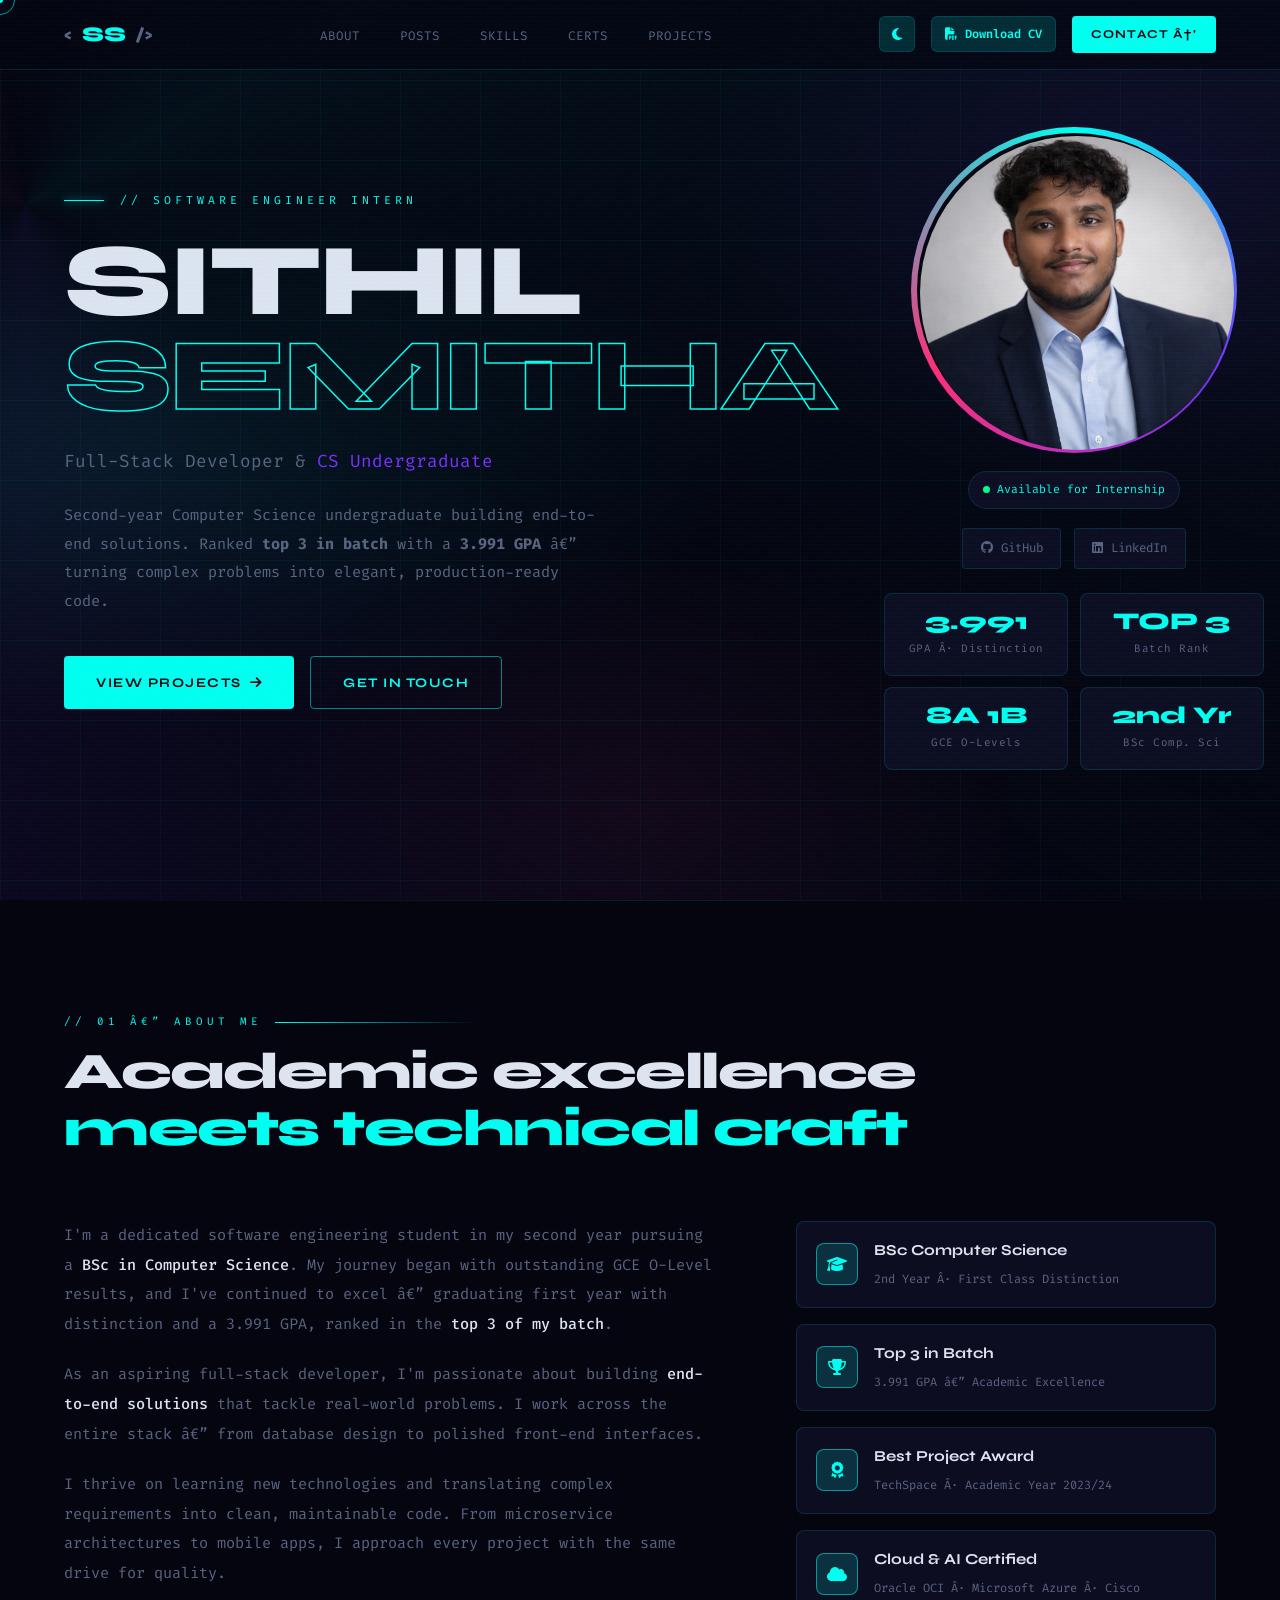
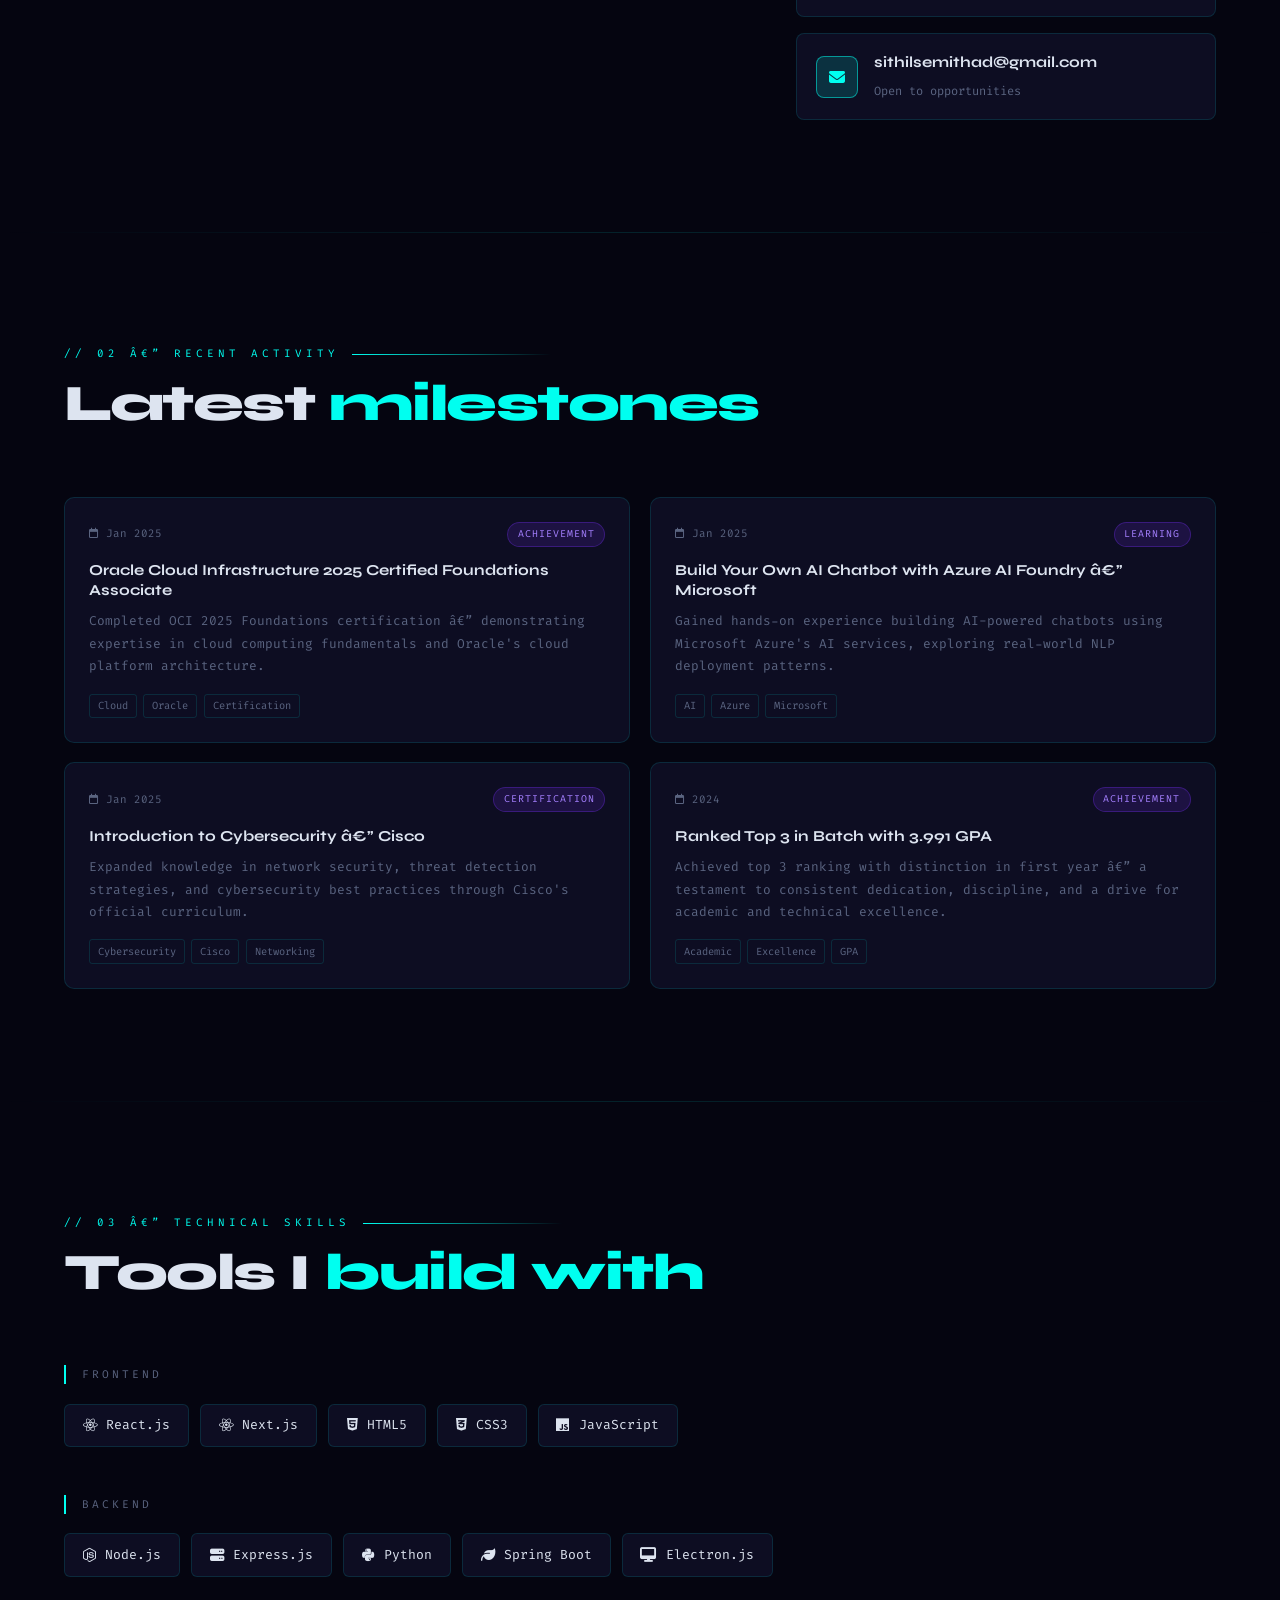
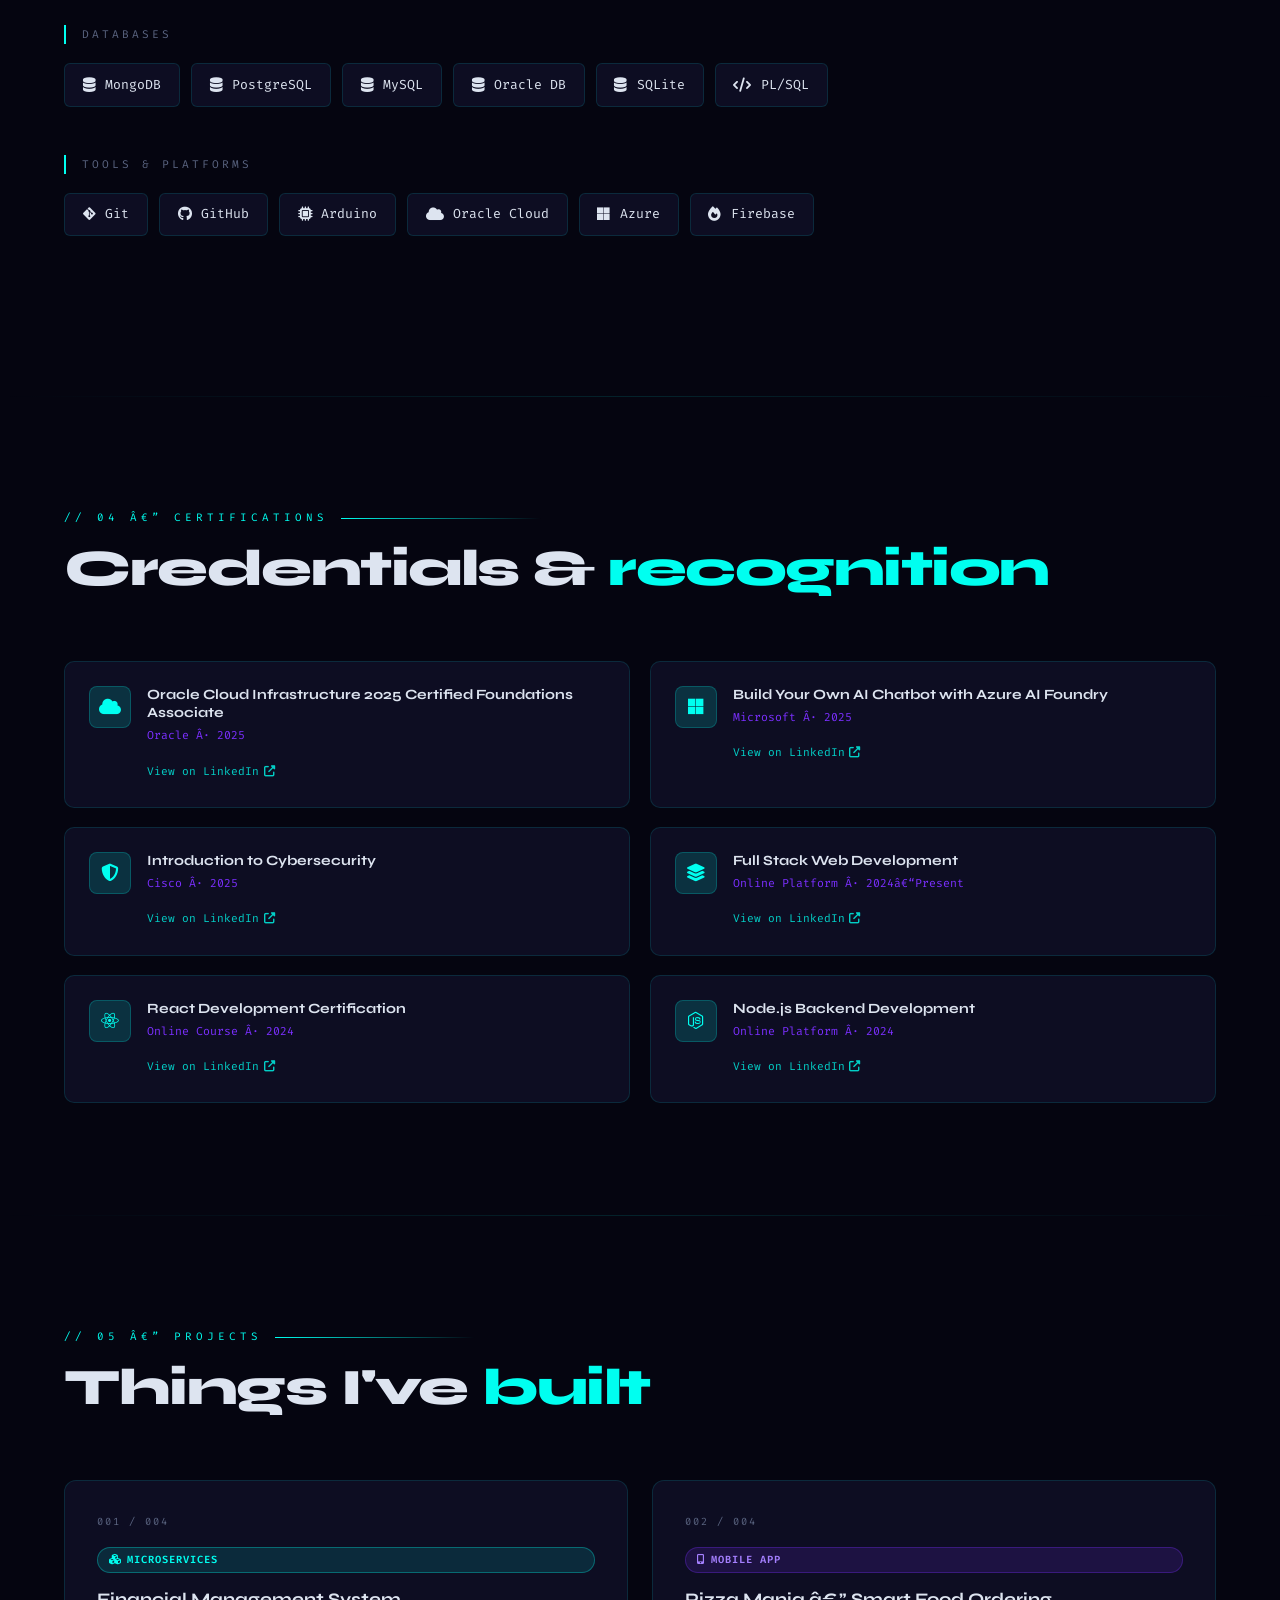
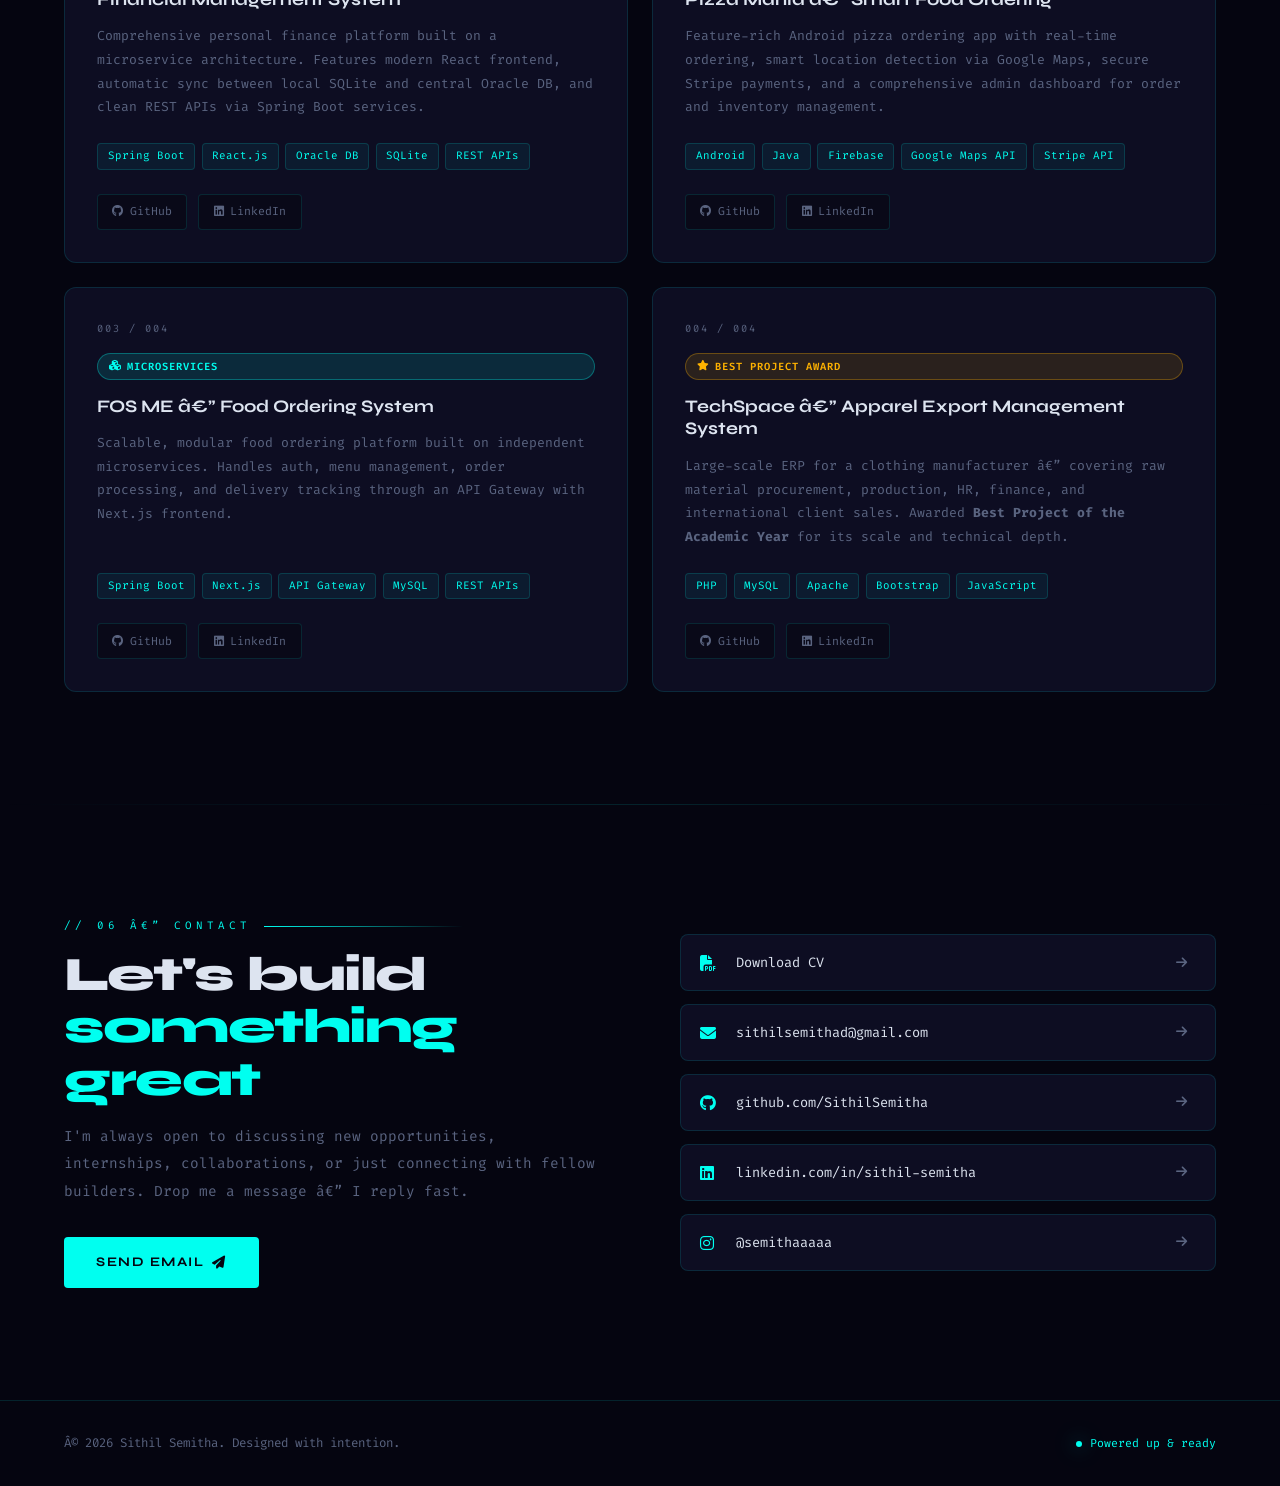
<file: legacy/index.html>
<!DOCTYPE html>
<html lang="en" data-theme="dark">
<head>
    <meta charset="UTF-8">
    <meta name="viewport" content="width=device-width, initial-scale=1.0">
    <title>Sithil Semitha â€” Software Engineer</title>
    <link rel="icon" type="image/svg+xml" href="data:image/svg+xml,%3Csvg xmlns='http://www.w3.org/2000/svg' viewBox='0 0 100 100'%3E%3Crect width='100' height='100' rx='12' fill='%23050510'/%3E%3Ctext x='50%25' y='62%25' text-anchor='middle' font-size='52' fill='%2300fff0' font-family='monospace'%3ESS%3C/text%3E%3C/svg%3E">
    <link href="https://fonts.googleapis.com/css2?family=Syne:wght@400;500;600;700;800&family=Fira+Code:wght@300;400;500;600&display=swap" rel="stylesheet">
    <link rel="stylesheet" href="https://cdnjs.cloudflare.com/ajax/libs/font-awesome/6.5.1/css/all.min.css">
    <style>
        /* â”€â”€ DESIGN TOKENS â”€â”€ */
        :root {
            --ink: #050510;
            --surface: #090918;
            --panel: #0d0d22;
            --border: rgba(0,255,240,0.12);
            --border-hot: rgba(0,255,240,0.5);

            --volt: #00fff0;         /* electric teal */
            --volt-dim: rgba(0,255,240,0.15);
            --charge: #7b2fff;      /* deep violet */
            --spark: #ff2d78;       /* hot pink accent */
            --amber: #ffb300;       /* warning gold */

            --text: #dde4f0;
            --muted: #5a6480;

            --glow-volt: 0 0 20px rgba(0,255,240,0.6), 0 0 60px rgba(0,255,240,0.2);
            --glow-charge: 0 0 20px rgba(123,47,255,0.6);
        }

        [data-theme="light"] {
            --ink: #f0f2fa;
            --surface: #ffffff;
            --panel: #f5f7ff;
            --border: rgba(0,100,200,0.15);
            --border-hot: rgba(0,100,200,0.5);
            --volt: #0057ff;
            --volt-dim: rgba(0,87,255,0.1);
            --charge: #6200ea;
            --spark: #d50032;
            --text: #0a0a1a;
            --muted: #6b7280;
        }

        /* â”€â”€ RESET â”€â”€ */
        *, *::before, *::after { margin:0; padding:0; box-sizing:border-box; }
        html { scroll-behavior:smooth; }

        body {
            font-family: 'Fira Code', monospace;
            background: var(--ink);
            color: var(--text);
            overflow-x: hidden;
            line-height: 1.7;
            cursor: none;
        }

        /* â”€â”€ CUSTOM CURSOR â”€â”€ */
        .cursor-dot {
            width: 6px; height: 6px;
            background: var(--volt);
            border-radius: 50%;
            position: fixed;
            top: 0; left: 0;
            pointer-events: none;
            z-index: 99999;
            transform: translate(-50%,-50%);
            transition: transform 0.1s;
            box-shadow: var(--glow-volt);
        }
        .cursor-ring {
            width: 30px; height: 30px;
            border: 1px solid var(--volt);
            border-radius: 50%;
            position: fixed;
            top: 0; left: 0;
            pointer-events: none;
            z-index: 99998;
            transform: translate(-50%,-50%);
            transition: transform 0.15s ease, width 0.2s, height 0.2s, opacity 0.2s;
            opacity: 0.6;
        }
        .cursor-ring.hovered {
            width: 50px; height: 50px;
            opacity: 1;
            border-color: var(--spark);
        }

        /* â”€â”€ NOISE TEXTURE OVERLAY â”€â”€ */
        body::before {
            content: '';
            position: fixed;
            inset: 0;
            background-image: url("data:image/svg+xml,%3Csvg viewBox='0 0 256 256' xmlns='http://www.w3.org/2000/svg'%3E%3Cfilter id='n'%3E%3CfeTurbulence type='fractalNoise' baseFrequency='0.9' numOctaves='4' stitchTiles='stitch'/%3E%3C/filter%3E%3Crect width='100%25' height='100%25' filter='url(%23n)' opacity='0.04'/%3E%3C/svg%3E");
            pointer-events: none;
            z-index: 9999;
            opacity: 0.4;
        }

        /* â”€â”€ SCANLINE â”€â”€ */
        body::after {
            content: '';
            position: fixed;
            inset: 0;
            background: repeating-linear-gradient(
                0deg,
                transparent,
                transparent 2px,
                rgba(0,255,240,0.015) 2px,
                rgba(0,255,240,0.015) 4px
            );
            pointer-events: none;
            z-index: 9998;
        }

        /* â”€â”€ ANIMATED BG â”€â”€ */
        .bg-field {
            position: fixed;
            inset: 0;
            z-index: 0;
            overflow: hidden;
        }
        .bg-field::before {
            content: '';
            position: absolute;
            width: 140vmax; height: 140vmax;
            top: -40vmax; left: -40vmax;
            background: conic-gradient(
                from 0deg at 30% 40%,
                transparent 0deg,
                rgba(0,255,240,0.04) 60deg,
                transparent 120deg,
                rgba(123,47,255,0.06) 180deg,
                transparent 240deg,
                rgba(255,45,120,0.03) 300deg,
                transparent 360deg
            );
            animation: spinBg 40s linear infinite;
        }
        @keyframes spinBg { to { transform: rotate(360deg); } }

        .bg-field::after {
            content: '';
            position: absolute;
            inset: 0;
            background:
                radial-gradient(ellipse 80% 50% at 10% 50%, rgba(0,255,240,0.07) 0%, transparent 60%),
                radial-gradient(ellipse 60% 60% at 90% 20%, rgba(123,47,255,0.09) 0%, transparent 60%),
                radial-gradient(ellipse 50% 50% at 50% 90%, rgba(255,45,120,0.05) 0%, transparent 60%);
        }

        /* Grid lines */
        .grid-field {
            position: fixed;
            inset: 0;
            z-index: 0;
            background-image:
                linear-gradient(rgba(0,255,240,0.04) 1px, transparent 1px),
                linear-gradient(90deg, rgba(0,255,240,0.04) 1px, transparent 1px);
            background-size: 80px 80px;
            perspective: 800px;
        }

        /* â”€â”€ NAV â”€â”€ */
        nav {
            position: fixed;
            top: 0; width: 100%;
            z-index: 1000;
            padding: 0 5%;
            display: flex;
            align-items: center;
            justify-content: space-between;
            height: 70px;
            background: rgba(5,5,16,0.7);
            backdrop-filter: blur(16px);
            border-bottom: 1px solid var(--border);
            animation: slideDown 0.6s ease both;
        }
        @keyframes slideDown { from { transform:translateY(-100%); opacity:0; } }

        .nav-logo {
            font-family: 'Syne', sans-serif;
            font-weight: 800;
            font-size: 1.3rem;
            color: var(--volt);
            text-decoration: none;
            letter-spacing: -0.5px;
            display: flex;
            align-items: center;
            gap: 0.6rem;
        }
        .nav-logo .bracket { color: var(--muted); font-size: 1rem; }

        .nav-links {
            display: flex;
            list-style: none;
            gap: 2.5rem;
        }
        .nav-links a {
            font-family: 'Fira Code', monospace;
            font-size: 0.78rem;
            color: var(--muted);
            text-decoration: none;
            letter-spacing: 1px;
            text-transform: uppercase;
            position: relative;
            transition: color 0.2s;
        }
        .nav-links a::before {
            content: attr(data-num);
            position: absolute;
            top: -14px;
            left: 0;
            font-size: 0.6rem;
            color: var(--volt);
            opacity: 0;
            transition: opacity 0.2s;
        }
        .nav-links a:hover { color: var(--volt); }
        .nav-links a:hover::before { opacity: 1; }

        .nav-right { display: flex; align-items: center; gap: 1rem; }

        .theme-btn {
            width: 36px; height: 36px;
            border: 1px solid var(--border);
            background: var(--volt-dim);
            color: var(--volt);
            border-radius: 6px;
            display: flex; align-items: center; justify-content: center;
            cursor: pointer;
            font-size: 0.85rem;
            transition: all 0.2s;
        }
        .theme-btn:hover {
            border-color: var(--volt);
            box-shadow: var(--glow-volt);
        }

        .nav-cv-btn {
            width: auto;
            height: 36px;
            border: 1px solid var(--border);
            background: var(--volt-dim);
            color: var(--volt);
            border-radius: 6px;
            display: flex;
            align-items: center;
            justify-content: center;
            gap: 0.5rem;
            padding: 0 0.8rem;
            cursor: pointer;
            font-size: 0.75rem;
            font-weight: 600;
            text-decoration: none;
            transition: all 0.2s;
        }
        .nav-cv-btn:hover {
            border-color: var(--volt);
            box-shadow: var(--glow-volt);
        }

        .hire-btn {
            font-family: 'Syne', sans-serif;
            font-size: 0.75rem;
            font-weight: 700;
            letter-spacing: 1px;
            text-transform: uppercase;
            text-decoration: none;
            color: var(--ink);
            background: var(--volt);
            padding: 0.5rem 1.2rem;
            border-radius: 4px;
            transition: all 0.2s;
        }
        .hire-btn:hover {
            box-shadow: var(--glow-volt);
            transform: translateY(-1px);
        }

        /* â”€â”€ HERO â”€â”€ */
        .hero {
            min-height: 100vh;
            display: flex;
            align-items: center;
            padding: 0 5%;
            position: relative;
            z-index: 1;
        }

        .hero-inner {
            max-width: 1300px;
            margin: 0 auto;
            width: 100%;
            display: grid;
            grid-template-columns: 1fr 380px;
            gap: 3rem;
            align-items: center;
        }

        .hero-label {
            font-size: 0.72rem;
            letter-spacing: 4px;
            text-transform: uppercase;
            color: var(--volt);
            margin-bottom: 1.5rem;
            display: flex;
            align-items: center;
            gap: 1rem;
            animation: fadeUp 0.7s 0.1s both;
        }
        .hero-label::before {
            content: '';
            width: 40px; height: 1px;
            background: var(--volt);
            box-shadow: 0 0 8px var(--volt);
        }

        .hero-name {
            font-family: 'Syne', sans-serif;
            font-size: clamp(3.5rem, 8vw, 6.5rem);
            font-weight: 800;
            line-height: 0.92;
            letter-spacing: -3px;
            margin-bottom: 1.5rem;
            animation: fadeUp 0.7s 0.2s both;
        }

        .hero-name .line-1 { display: block; color: var(--text); }
        .hero-name .line-2 {
            display: block;
            color: transparent;
            -webkit-text-stroke: 1.5px var(--volt);
            position: relative;
        }
        .hero-name .line-2::after {
            content: attr(data-text);
            position: absolute;
            left: 0;
            color: var(--volt);
            opacity: 0;
            filter: blur(12px);
            animation: flicker 4s 2s infinite;
        }
        @keyframes flicker {
            0%,95%,100% { opacity:0; }
            96%,99% { opacity:0.7; }
        }

        .hero-role {
            font-size: 1.1rem;
            color: var(--muted);
            margin-bottom: 1.5rem;
            animation: fadeUp 0.7s 0.3s both;
        }
        .hero-role span { color: var(--charge); }

        .hero-desc {
            font-size: 0.95rem;
            color: var(--muted);
            max-width: 540px;
            margin-bottom: 2.5rem;
            line-height: 1.9;
            animation: fadeUp 0.7s 0.4s both;
        }

        .hero-cta {
            display: flex;
            gap: 1rem;
            flex-wrap: wrap;
            animation: fadeUp 0.7s 0.5s both;
        }

        .btn-volt {
            font-family: 'Syne', sans-serif;
            font-weight: 700;
            font-size: 0.82rem;
            letter-spacing: 1.5px;
            text-transform: uppercase;
            text-decoration: none;
            padding: 0.9rem 2rem;
            border-radius: 4px;
            transition: all 0.25s;
            display: inline-flex;
            align-items: center;
            gap: 0.5rem;
        }
        .btn-volt.filled {
            background: var(--volt);
            color: var(--ink);
        }
        .btn-volt.filled:hover {
            box-shadow: var(--glow-volt);
            transform: translateY(-2px);
        }
        .btn-volt.outline {
            border: 1px solid var(--border-hot);
            color: var(--volt);
        }
        .btn-volt.outline:hover {
            background: var(--volt-dim);
            box-shadow: var(--glow-volt);
        }

        /* Profile card */
        .profile-card {
            position: relative;
            animation: fadeUp 0.7s 0.3s both;
            text-align: center;
        }

        .profile-img-wrap {
            position: relative;
            width: 320px;
            height: 320px;
            margin: 0 auto 0.8rem;
        }
        .profile-img-wrap::before {
            content: '';
            position: absolute;
            inset: -3px;
            border-radius: 50%;
            background: conic-gradient(var(--volt), var(--charge), var(--spark), var(--volt));
            animation: rotateBorder 4s linear infinite;
            z-index: 0;
        }
        @keyframes rotateBorder { to { transform: rotate(360deg); } }

        .profile-img-wrap::after {
            content: '';
            position: absolute;
            inset: 0;
            border-radius: 50%;
            background: var(--ink);
            margin: 3px;
            z-index: 1;
        }

        .profile-photo {
            position: relative;
            z-index: 2;
            width: 100%;
            height: 100%;
            border-radius: 50%;
            object-fit: cover;
            margin: 3px;
            width: calc(100% - 6px);
            height: calc(100% - 6px);
            top: 3px;
            left: 3px;
        }

        .profile-badge {
            background: var(--panel);
            border: 1px solid var(--border);
            padding: 0.5rem 0.9rem;
            border-radius: 30px;
            font-size: 0.72rem;
            color: var(--volt);
            display: inline-flex;
            align-items: center;
            gap: 0.4rem;
            backdrop-filter: blur(8px);
            margin: 0.5rem auto;
            width: fit-content;
        }
        .profile-badge .dot {
            width: 7px; height: 7px;
            background: #00ff88;
            border-radius: 50%;
            animation: pulse 2s infinite;
        }
        @keyframes pulse { 0%,100%{opacity:1;transform:scale(1)} 50%{opacity:0.4;transform:scale(0.8)} }

        .profile-social {
            display: flex;
            gap: 0.8rem;
            justify-content: center;
            align-items: center;
            margin-top: 0.7rem;
            flex-wrap: wrap;
        }
        .social-chip {
            display: flex;
            align-items: center;
            gap: 0.5rem;
            padding: 0.55rem 1.1rem;
            border: 1px solid var(--border);
            border-radius: 4px;
            text-decoration: none;
            color: var(--muted);
            font-size: 0.78rem;
            transition: all 0.2s;
            background: var(--panel);
        }
        .social-chip:hover {
            border-color: var(--volt);
            color: var(--volt);
            background: var(--volt-dim);
        }

        /* Floating stat chips */
        .stat-chips {
            display: grid;
            grid-template-columns: 1fr 1fr;
            gap: 0.7rem;
            margin-top: 1.5rem;
        }
        .stat-chip {
            background: var(--panel);
            border: 1px solid var(--border);
            padding: 1rem;
            border-radius: 8px;
            text-align: center;
            transition: all 0.2s;
        }
        .stat-chip:hover {
            border-color: var(--volt);
            box-shadow: 0 0 20px rgba(0,255,240,0.1);
        }
        .stat-chip-val {
            font-family: 'Syne', sans-serif;
            font-weight: 800;
            font-size: 1.5rem;
            color: var(--volt);
            display: block;
            line-height: 1;
        }
        .stat-chip-lbl {
            font-size: 0.68rem;
            color: var(--muted);
            letter-spacing: 0.5px;
            margin-top: 0.4rem;
            display: block;
        }

        @keyframes fadeUp {
            from { opacity:0; transform:translateY(24px); }
            to { opacity:1; transform:translateY(0); }
        }

        /* â”€â”€ SECTION WRAPPER â”€â”€ */
        .section-wrap {
            padding: 7rem 5%;
            position: relative;
            z-index: 1;
            max-width: 1300px;
            margin: 0 auto;
        }

        .section-head {
            margin-bottom: 4rem;
        }
        .section-eyebrow {
            font-size: 0.68rem;
            letter-spacing: 4px;
            text-transform: uppercase;
            color: var(--volt);
            display: flex;
            align-items: center;
            gap: 0.8rem;
            margin-bottom: 0.8rem;
        }
        .section-eyebrow::after {
            content: '';
            flex: 1;
            height: 1px;
            background: linear-gradient(90deg, var(--volt), transparent);
            max-width: 200px;
        }
        .section-title {
            font-family: 'Syne', sans-serif;
            font-size: clamp(2rem, 4vw, 3.2rem);
            font-weight: 800;
            line-height: 1.1;
            letter-spacing: -1.5px;
            color: var(--text);
        }
        .section-title span { color: var(--volt); }

        /* Divider line between big sections */
        .section-divider {
            height: 1px;
            background: linear-gradient(90deg, transparent, var(--border), transparent);
            position: relative;
            z-index: 1;
        }

        /* â”€â”€ ABOUT â”€â”€ */
        .about-grid {
            display: grid;
            grid-template-columns: 1fr 420px;
            gap: 5rem;
            align-items: start;
        }

        .about-text p {
            font-size: 0.95rem;
            color: var(--muted);
            margin-bottom: 1.3rem;
            line-height: 1.95;
        }
        .about-text p strong {
            color: var(--text);
            font-weight: 500;
        }

        .about-highlights {
            display: flex;
            flex-direction: column;
            gap: 1rem;
        }

        .highlight-item {
            display: flex;
            align-items: center;
            gap: 1rem;
            padding: 1rem 1.2rem;
            background: var(--panel);
            border: 1px solid var(--border);
            border-radius: 8px;
            transition: all 0.2s;
        }
        .highlight-item:hover {
            border-color: var(--volt);
            transform: translateX(4px);
        }
        .highlight-icon {
            width: 42px; height: 42px;
            border-radius: 8px;
            background: var(--volt-dim);
            border: 1px solid var(--border-hot);
            display: flex; align-items: center; justify-content: center;
            color: var(--volt);
            font-size: 1rem;
            flex-shrink: 0;
        }
        .highlight-meta strong {
            display: block;
            font-family: 'Syne', sans-serif;
            font-weight: 700;
            font-size: 0.95rem;
            color: var(--text);
        }
        .highlight-meta span {
            font-size: 0.75rem;
            color: var(--muted);
        }

        /* â”€â”€ SKILLS â”€â”€ */
        .skills-group {
            margin-bottom: 3rem;
        }
        .skills-group-title {
            font-size: 0.7rem;
            letter-spacing: 3px;
            text-transform: uppercase;
            color: var(--muted);
            margin-bottom: 1.2rem;
            padding-left: 1rem;
            border-left: 2px solid var(--volt);
        }
        .skills-flex {
            display: flex;
            flex-wrap: wrap;
            gap: 0.7rem;
        }
        .skill-pill {
            display: flex;
            align-items: center;
            gap: 0.6rem;
            padding: 0.6rem 1.1rem;
            background: var(--panel);
            border: 1px solid var(--border);
            border-radius: 6px;
            font-size: 0.82rem;
            color: var(--text);
            transition: all 0.2s;
            position: relative;
            overflow: hidden;
        }
        .skill-pill::before {
            content: '';
            position: absolute;
            top: 0; left: -100%;
            width: 100%; height: 100%;
            background: linear-gradient(90deg, transparent, rgba(0,255,240,0.1), transparent);
            transition: left 0.4s;
        }
        .skill-pill:hover::before { left: 100%; }
        .skill-pill:hover {
            border-color: var(--volt);
            color: var(--volt);
            box-shadow: 0 0 16px rgba(0,255,240,0.1);
        }
        .skill-pill i { font-size: 0.9rem; }

        /* â”€â”€ PROJECTS â”€â”€ */
        .projects-grid {
            display: grid;
            grid-template-columns: repeat(2, 1fr);
            gap: 1.5rem;
        }

        .project-card {
            background: var(--panel);
            border: 1px solid var(--border);
            border-radius: 12px;
            padding: 2rem;
            transition: all 0.3s;
            position: relative;
            overflow: hidden;
            display: flex;
            flex-direction: column;
        }
        .project-card::before {
            content: '';
            position: absolute;
            top: 0; left: 0;
            width: 3px; height: 0;
            background: linear-gradient(180deg, var(--volt), var(--charge));
            transition: height 0.3s;
        }
        .project-card:hover::before { height: 100%; }
        .project-card:hover {
            border-color: rgba(0,255,240,0.3);
            transform: translateY(-4px);
            box-shadow: 0 20px 40px rgba(0,0,0,0.4), 0 0 40px rgba(0,255,240,0.08);
        }

        .project-number {
            font-size: 0.65rem;
            letter-spacing: 2px;
            color: var(--muted);
            margin-bottom: 1rem;
            font-family: 'Fira Code', monospace;
        }
        .project-tag {
            display: inline-flex;
            align-items: center;
            gap: 0.3rem;
            padding: 0.2rem 0.7rem;
            border-radius: 20px;
            font-size: 0.65rem;
            letter-spacing: 1px;
            text-transform: uppercase;
            font-weight: 600;
            margin-bottom: 1rem;
        }
        .tag-micro { background: rgba(0,255,240,0.12); color: var(--volt); border: 1px solid rgba(0,255,240,0.3); }
        .tag-mobile { background: rgba(123,47,255,0.15); color: #a580ff; border: 1px solid rgba(123,47,255,0.3); }
        .tag-full { background: rgba(255,45,120,0.12); color: var(--spark); border: 1px solid rgba(255,45,120,0.3); }
        .tag-featured { background: rgba(255,179,0,0.12); color: var(--amber); border: 1px solid rgba(255,179,0,0.3); }

        .project-card h3 {
            font-family: 'Syne', sans-serif;
            font-weight: 700;
            font-size: 1.1rem;
            color: var(--text);
            margin-bottom: 0.8rem;
            line-height: 1.3;
        }
        .project-card p {
            font-size: 0.82rem;
            color: var(--muted);
            line-height: 1.8;
            flex: 1;
            margin-bottom: 1.5rem;
        }

        .tech-row {
            display: flex;
            flex-wrap: wrap;
            gap: 0.4rem;
            margin-bottom: 1.5rem;
        }
        .tech-chip {
            padding: 0.2rem 0.6rem;
            background: rgba(0,255,240,0.06);
            border: 1px solid rgba(0,255,240,0.15);
            color: var(--volt);
            font-size: 0.68rem;
            border-radius: 4px;
        }

        .project-links {
            display: flex;
            gap: 0.7rem;
        }
        .link-btn {
            display: inline-flex;
            align-items: center;
            gap: 0.4rem;
            padding: 0.45rem 0.9rem;
            border: 1px solid var(--border);
            border-radius: 4px;
            text-decoration: none;
            color: var(--muted);
            font-size: 0.72rem;
            transition: all 0.2s;
            background: var(--surface);
        }
        .link-btn:hover {
            border-color: var(--volt);
            color: var(--volt);
        }

        /* â”€â”€ CERTS & POSTS â”€â”€ */
        .two-col {
            display: grid;
            grid-template-columns: 1fr 1fr;
            gap: 1.2rem;
        }

        .cert-card {
            background: var(--panel);
            border: 1px solid var(--border);
            border-radius: 10px;
            padding: 1.5rem;
            transition: all 0.2s;
            display: flex;
            gap: 1rem;
            align-items: flex-start;
        }
        .cert-card:hover {
            border-color: var(--volt);
            box-shadow: 0 0 20px rgba(0,255,240,0.08);
        }
        .cert-icon-wrap {
            width: 42px; height: 42px;
            border-radius: 8px;
            background: var(--volt-dim);
            display: flex; align-items: center; justify-content: center;
            color: var(--volt);
            font-size: 1.1rem;
            flex-shrink: 0;
            border: 1px solid rgba(0,255,240,0.2);
        }
        .cert-body strong {
            display: block;
            font-family: 'Syne', sans-serif;
            font-weight: 700;
            font-size: 0.88rem;
            color: var(--text);
            margin-bottom: 0.25rem;
            line-height: 1.3;
        }
        .cert-body .cert-org {
            font-size: 0.72rem;
            color: var(--charge);
            margin-bottom: 0.6rem;
        }
        .cert-body a {
            font-size: 0.7rem;
            color: var(--volt);
            text-decoration: none;
            display: inline-flex;
            align-items: center;
            gap: 0.3rem;
            opacity: 0.8;
            transition: opacity 0.2s;
        }
        .cert-body a:hover { opacity: 1; }

        /* Posts */
        .post-card {
            background: var(--panel);
            border: 1px solid var(--border);
            border-radius: 10px;
            padding: 1.5rem;
            transition: all 0.2s;
            display: flex;
            flex-direction: column;
        }
        .post-card:hover {
            border-color: var(--charge);
            box-shadow: 0 0 20px rgba(123,47,255,0.08);
        }
        .post-meta {
            display: flex;
            justify-content: space-between;
            align-items: center;
            margin-bottom: 0.9rem;
        }
        .post-date { font-size: 0.68rem; color: var(--muted); }
        .post-cat {
            font-size: 0.62rem;
            letter-spacing: 1px;
            text-transform: uppercase;
            padding: 0.2rem 0.6rem;
            border-radius: 20px;
            background: rgba(123,47,255,0.15);
            color: #a580ff;
            border: 1px solid rgba(123,47,255,0.3);
        }
        .post-card h4 {
            font-family: 'Syne', sans-serif;
            font-weight: 700;
            font-size: 0.95rem;
            color: var(--text);
            margin-bottom: 0.6rem;
            line-height: 1.3;
        }
        .post-card p {
            font-size: 0.8rem;
            color: var(--muted);
            line-height: 1.75;
            flex: 1;
            margin-bottom: 1rem;
        }
        .post-tags { display: flex; gap: 0.4rem; flex-wrap: wrap; }
        .post-tag {
            font-size: 0.65rem;
            color: var(--muted);
            padding: 0.15rem 0.5rem;
            border: 1px solid var(--border);
            border-radius: 3px;
        }

        /* â”€â”€ CONTACT â”€â”€ */
        .contact-inner {
            display: grid;
            grid-template-columns: 1fr 1fr;
            gap: 5rem;
            align-items: center;
        }

        .contact-text h2 {
            font-family: 'Syne', sans-serif;
            font-size: clamp(2rem, 4vw, 3rem);
            font-weight: 800;
            letter-spacing: -1.5px;
            margin-bottom: 1rem;
            line-height: 1.1;
        }
        .contact-text h2 span { color: var(--volt); }
        .contact-text p {
            font-size: 0.9rem;
            color: var(--muted);
            line-height: 1.9;
            margin-bottom: 2rem;
        }

        .contact-links {
            display: flex;
            flex-direction: column;
            gap: 0.8rem;
        }
        .contact-link-item {
            display: flex;
            align-items: center;
            gap: 1rem;
            padding: 1rem 1.2rem;
            background: var(--panel);
            border: 1px solid var(--border);
            border-radius: 8px;
            text-decoration: none;
            transition: all 0.2s;
            color: var(--text);
        }
        .contact-link-item:hover {
            border-color: var(--volt);
            transform: translateX(6px);
        }
        .contact-link-item i { color: var(--volt); width: 20px; }
        .contact-link-item span { font-size: 0.85rem; }
        .contact-link-item .arrow { margin-left: auto; color: var(--muted); font-size: 0.8rem; transition: color 0.2s; }
        .contact-link-item:hover .arrow { color: var(--volt); }

        /* â”€â”€ FOOTER â”€â”€ */
        footer {
            position: relative;
            z-index: 1;
            border-top: 1px solid var(--border);
            padding: 2rem 5%;
            display: flex;
            justify-content: space-between;
            align-items: center;
        }
        footer p { font-size: 0.78rem; color: var(--muted); }
        footer .footer-volt {
            font-size: 0.72rem;
            color: var(--volt);
            display: flex;
            align-items: center;
            gap: 0.5rem;
        }
        footer .footer-volt::before {
            content: '';
            width: 6px; height: 6px;
            background: var(--volt);
            border-radius: 50%;
            box-shadow: var(--glow-volt);
            animation: pulse 2s infinite;
        }

        /* â”€â”€ FADE-IN REVEAL â”€â”€ */
        .reveal {
            opacity: 0;
            transform: translateY(28px);
            transition: opacity 0.7s ease, transform 0.7s ease;
        }
        .reveal.visible {
            opacity: 1;
            transform: none;
        }
        .reveal-delay-1 { transition-delay: 0.1s; }
        .reveal-delay-2 { transition-delay: 0.2s; }
        .reveal-delay-3 { transition-delay: 0.3s; }

        /* â”€â”€ SCROLLBAR â”€â”€ */
        ::-webkit-scrollbar { width: 5px; }
        ::-webkit-scrollbar-track { background: var(--ink); }
        ::-webkit-scrollbar-thumb { background: var(--volt); border-radius: 3px; }

        /* â”€â”€ RESPONSIVE â”€â”€ */
        @media (max-width: 1024px) {
            .hero-inner { grid-template-columns: 1fr; gap: 3rem; }
            .profile-card { order: -1; max-width: 360px; margin: 0 auto; }
            .about-grid { grid-template-columns: 1fr; gap: 3rem; }
            .projects-grid { grid-template-columns: 1fr; }
            .two-col { grid-template-columns: 1fr; }
            .contact-inner { grid-template-columns: 1fr; gap: 3rem; }
        }
        @media (max-width: 768px) {
            .nav-links { display: none; }
            .hero-name { letter-spacing: -2px; }
            .profile-img-wrap { width: 250px; height: 250px; }
            footer { flex-direction: column; gap: 0.5rem; text-align: center; }
        }
        body { cursor: auto; }
        @media (pointer: fine) { body { cursor: none; } }
    </style>
</head>
<body>

    <!-- Custom cursor -->
    <div class="cursor-dot" id="cursorDot"></div>
    <div class="cursor-ring" id="cursorRing"></div>

    <!-- Background -->
    <div class="bg-field"></div>
    <div class="grid-field"></div>

    <!-- NAV -->
    <nav>
        <a href="#home" class="nav-logo">
            <span class="bracket">&lt;</span>SS<span class="bracket">/&gt;</span>
        </a>
        <ul class="nav-links">
            <li><a href="#about" data-num="01">About</a></li>
            <li><a href="#posts" data-num="02">Posts</a></li>
            <li><a href="#skills" data-num="03">Skills</a></li>
            <li><a href="#certifications" data-num="04">Certs</a></li>
            <li><a href="#projects" data-num="05">Projects</a></li>
        </ul>
        <div class="nav-right">
            <button class="theme-btn" id="themeToggle" aria-label="Toggle theme">
                <i class="fas fa-moon" id="themeIcon"></i>
            </button>
            <a href="https://drive.google.com/file/d/1ls0TTTP1z27AsNgHDD1EcAv54W3tk1Ug/view?usp=sharing" target="_blank" class="nav-cv-btn" aria-label="View CV">
                <i class="fas fa-file-pdf"></i>
                <span>Download CV</span>
            </a>
            <a href="#contact" class="hire-btn">Contact â†’</a>
        </div>
    </nav>

    <!-- â”€â”€ HERO â”€â”€ -->
    <section class="hero" id="home">
        <div class="hero-inner">
            <div class="hero-left">
                <div class="hero-label">// Software Engineer Intern</div>
                <h1 class="hero-name">
                    <span class="line-1">SITHIL</span>
                    <span class="line-2" data-text="SEMITHA">SEMITHA</span>
                </h1>
                <p class="hero-role">
                    Full-Stack Developer &amp; <span>CS Undergraduate</span>
                </p>
                <p class="hero-desc">
                    Second-year Computer Science undergraduate building end-to-end solutions.
                    Ranked <strong>top 3 in batch</strong> with a <strong>3.991 GPA</strong> â€”
                    turning complex problems into elegant, production-ready code.
                </p>
                <div class="hero-cta">
                    <a href="#projects" class="btn-volt filled">View Projects <i class="fas fa-arrow-right"></i></a>
                    <a href="#contact" class="btn-volt outline">Get In Touch</a>
                </div>
            </div>

            <div class="profile-card">
                <div class="profile-img-wrap">
                    <img src="assets/ChatGPT Image Jan 11, 2026, 02_33_54 PM.png"
                         alt="Sithil Semitha"
                         class="profile-photo"
                         onerror="this.style.display='none'">
                </div>
                <div class="profile-badge">
                    <div class="dot"></div>
                    Available for Internship
                </div>
                <div class="profile-social">
                    <a href="https://github.com/SithilSemitha" target="_blank" class="social-chip">
                        <i class="fab fa-github"></i> GitHub
                    </a>
                    <a href="https://www.linkedin.com/in/sithil-semitha/" target="_blank" class="social-chip">
                        <i class="fab fa-linkedin"></i> LinkedIn
                    </a>
                </div>
                <div class="stat-chips">
                    <div class="stat-chip">
                        <span class="stat-chip-val">3.991</span>
                        <span class="stat-chip-lbl">GPA Â· Distinction</span>
                    </div>
                    <div class="stat-chip">
                        <span class="stat-chip-val">TOP 3</span>
                        <span class="stat-chip-lbl">Batch Rank</span>
                    </div>
                    <div class="stat-chip">
                        <span class="stat-chip-val">8A 1B</span>
                        <span class="stat-chip-lbl">GCE O-Levels</span>
                    </div>
                    <div class="stat-chip">
                        <span class="stat-chip-val">2nd Yr</span>
                        <span class="stat-chip-lbl">BSc Comp. Sci</span>
                    </div>
                </div>
            </div>
        </div>
    </section>

    <div class="section-divider"></div>

    <!-- â”€â”€ ABOUT â”€â”€ -->
    <div class="section-wrap" id="about">
        <div class="section-head reveal">
            <div class="section-eyebrow">// 01 â€” About Me</div>
            <h2 class="section-title">Academic excellence<br><span>meets technical craft</span></h2>
        </div>
        <div class="about-grid">
            <div class="about-text reveal">
                <p>I'm a dedicated software engineering student in my second year pursuing a <strong>BSc in Computer Science</strong>. My journey began with outstanding GCE O-Level results, and I've continued to excel â€” graduating first year with distinction and a 3.991 GPA, ranked in the <strong>top 3 of my batch</strong>.</p>
                <p>As an aspiring full-stack developer, I'm passionate about building <strong>end-to-end solutions</strong> that tackle real-world problems. I work across the entire stack â€” from database design to polished front-end interfaces.</p>
                <p>I thrive on learning new technologies and translating complex requirements into clean, maintainable code. From microservice architectures to mobile apps, I approach every project with the same drive for quality.</p>
            </div>
            <div class="about-highlights reveal reveal-delay-1">
                <div class="highlight-item">
                    <div class="highlight-icon"><i class="fas fa-graduation-cap"></i></div>
                    <div class="highlight-meta">
                        <strong>BSc Computer Science</strong>
                        <span>2nd Year Â· First Class Distinction</span>
                    </div>
                </div>
                <div class="highlight-item">
                    <div class="highlight-icon"><i class="fas fa-trophy"></i></div>
                    <div class="highlight-meta">
                        <strong>Top 3 in Batch</strong>
                        <span>3.991 GPA â€” Academic Excellence</span>
                    </div>
                </div>
                <div class="highlight-item">
                    <div class="highlight-icon"><i class="fas fa-award"></i></div>
                    <div class="highlight-meta">
                        <strong>Best Project Award</strong>
                        <span>TechSpace Â· Academic Year 2023/24</span>
                    </div>
                </div>
                <div class="highlight-item">
                    <div class="highlight-icon"><i class="fas fa-cloud"></i></div>
                    <div class="highlight-meta">
                        <strong>Cloud & AI Certified</strong>
                        <span>Oracle OCI Â· Microsoft Azure Â· Cisco</span>
                    </div>
                </div>
                <div class="highlight-item">
                    <div class="highlight-icon"><i class="fas fa-envelope"></i></div>
                    <div class="highlight-meta">
                        <strong>sithilsemithad@gmail.com</strong>
                        <span>Open to opportunities</span>
                    </div>
                </div>
            </div>
        </div>
    </div>

    <div class="section-divider"></div>

    <!-- â”€â”€ POSTS â”€â”€ -->
    <div class="section-wrap" id="posts">
        <div class="section-head reveal">
            <div class="section-eyebrow">// 02 â€” Recent Activity</div>
            <h2 class="section-title">Latest <span>milestones</span></h2>
        </div>
        <div class="two-col">
            <div class="post-card reveal">
                <div class="post-meta">
                    <span class="post-date"><i class="far fa-calendar"></i> Jan 2025</span>
                    <span class="post-cat">Achievement</span>
                </div>
                <h4>Oracle Cloud Infrastructure 2025 Certified Foundations Associate</h4>
                <p>Completed OCI 2025 Foundations certification â€” demonstrating expertise in cloud computing fundamentals and Oracle's cloud platform architecture.</p>
                <div class="post-tags">
                    <span class="post-tag">Cloud</span>
                    <span class="post-tag">Oracle</span>
                    <span class="post-tag">Certification</span>
                </div>
            </div>
            <div class="post-card reveal reveal-delay-1">
                <div class="post-meta">
                    <span class="post-date"><i class="far fa-calendar"></i> Jan 2025</span>
                    <span class="post-cat">Learning</span>
                </div>
                <h4>Build Your Own AI Chatbot with Azure AI Foundry â€” Microsoft</h4>
                <p>Gained hands-on experience building AI-powered chatbots using Microsoft Azure's AI services, exploring real-world NLP deployment patterns.</p>
                <div class="post-tags">
                    <span class="post-tag">AI</span>
                    <span class="post-tag">Azure</span>
                    <span class="post-tag">Microsoft</span>
                </div>
            </div>
            <div class="post-card reveal reveal-delay-1">
                <div class="post-meta">
                    <span class="post-date"><i class="far fa-calendar"></i> Jan 2025</span>
                    <span class="post-cat">Certification</span>
                </div>
                <h4>Introduction to Cybersecurity â€” Cisco</h4>
                <p>Expanded knowledge in network security, threat detection strategies, and cybersecurity best practices through Cisco's official curriculum.</p>
                <div class="post-tags">
                    <span class="post-tag">Cybersecurity</span>
                    <span class="post-tag">Cisco</span>
                    <span class="post-tag">Networking</span>
                </div>
            </div>
            <div class="post-card reveal reveal-delay-2">
                <div class="post-meta">
                    <span class="post-date"><i class="far fa-calendar"></i> 2024</span>
                    <span class="post-cat">Achievement</span>
                </div>
                <h4>Ranked Top 3 in Batch with 3.991 GPA</h4>
                <p>Achieved top 3 ranking with distinction in first year â€” a testament to consistent dedication, discipline, and a drive for academic and technical excellence.</p>
                <div class="post-tags">
                    <span class="post-tag">Academic</span>
                    <span class="post-tag">Excellence</span>
                    <span class="post-tag">GPA</span>
                </div>
            </div>
        </div>
    </div>

    <div class="section-divider"></div>

    <!-- â”€â”€ SKILLS â”€â”€ -->
    <div class="section-wrap" id="skills">
        <div class="section-head reveal">
            <div class="section-eyebrow">// 03 â€” Technical Skills</div>
            <h2 class="section-title">Tools I <span>build with</span></h2>
        </div>

        <div class="skills-group reveal">
            <div class="skills-group-title">Frontend</div>
            <div class="skills-flex">
                <div class="skill-pill"><i class="fab fa-react"></i> React.js</div>
                <div class="skill-pill"><i class="fab fa-react"></i> Next.js</div>
                <div class="skill-pill"><i class="fab fa-html5"></i> HTML5</div>
                <div class="skill-pill"><i class="fab fa-css3-alt"></i> CSS3</div>
                <div class="skill-pill"><i class="fab fa-js"></i> JavaScript</div>
            </div>
        </div>

        <div class="skills-group reveal">
            <div class="skills-group-title">Backend</div>
            <div class="skills-flex">
                <div class="skill-pill"><i class="fab fa-node-js"></i> Node.js</div>
                <div class="skill-pill"><i class="fas fa-server"></i> Express.js</div>
                <div class="skill-pill"><i class="fab fa-python"></i> Python</div>
                <div class="skill-pill"><i class="fas fa-leaf"></i> Spring Boot</div>
                <div class="skill-pill"><i class="fas fa-desktop"></i> Electron.js</div>
            </div>
        </div>

        <div class="skills-group reveal">
            <div class="skills-group-title">Databases</div>
            <div class="skills-flex">
                <div class="skill-pill"><i class="fas fa-database"></i> MongoDB</div>
                <div class="skill-pill"><i class="fas fa-database"></i> PostgreSQL</div>
                <div class="skill-pill"><i class="fas fa-database"></i> MySQL</div>
                <div class="skill-pill"><i class="fas fa-database"></i> Oracle DB</div>
                <div class="skill-pill"><i class="fas fa-database"></i> SQLite</div>
                <div class="skill-pill"><i class="fas fa-code"></i> PL/SQL</div>
            </div>
        </div>

        <div class="skills-group reveal">
            <div class="skills-group-title">Tools & Platforms</div>
            <div class="skills-flex">
                <div class="skill-pill"><i class="fab fa-git-alt"></i> Git</div>
                <div class="skill-pill"><i class="fab fa-github"></i> GitHub</div>
                <div class="skill-pill"><i class="fas fa-microchip"></i> Arduino</div>
                <div class="skill-pill"><i class="fas fa-cloud"></i> Oracle Cloud</div>
                <div class="skill-pill"><i class="fab fa-microsoft"></i> Azure</div>
                <div class="skill-pill"><i class="fas fa-fire"></i> Firebase</div>
            </div>
        </div>
    </div>

    <div class="section-divider"></div>

    <!-- â”€â”€ CERTIFICATIONS â”€â”€ -->
    <div class="section-wrap" id="certifications">
        <div class="section-head reveal">
            <div class="section-eyebrow">// 04 â€” Certifications</div>
            <h2 class="section-title">Credentials &amp; <span>recognition</span></h2>
        </div>
        <div class="two-col">
            <div class="cert-card reveal">
                <div class="cert-icon-wrap"><i class="fas fa-cloud"></i></div>
                <div class="cert-body">
                    <strong>Oracle Cloud Infrastructure 2025 Certified Foundations Associate</strong>
                    <div class="cert-org">Oracle Â· 2025</div>
                    <a href="https://www.linkedin.com/in/sithil-semitha/" target="_blank">View on LinkedIn <i class="fas fa-external-link-alt"></i></a>
                </div>
            </div>
            <div class="cert-card reveal reveal-delay-1">
                <div class="cert-icon-wrap"><i class="fab fa-microsoft"></i></div>
                <div class="cert-body">
                    <strong>Build Your Own AI Chatbot with Azure AI Foundry</strong>
                    <div class="cert-org">Microsoft Â· 2025</div>
                    <a href="https://www.linkedin.com/in/sithil-semitha/" target="_blank">View on LinkedIn <i class="fas fa-external-link-alt"></i></a>
                </div>
            </div>
            <div class="cert-card reveal">
                <div class="cert-icon-wrap"><i class="fas fa-shield-alt"></i></div>
                <div class="cert-body">
                    <strong>Introduction to Cybersecurity</strong>
                    <div class="cert-org">Cisco Â· 2025</div>
                    <a href="https://www.linkedin.com/in/sithil-semitha/" target="_blank">View on LinkedIn <i class="fas fa-external-link-alt"></i></a>
                </div>
            </div>
            <div class="cert-card reveal reveal-delay-1">
                <div class="cert-icon-wrap"><i class="fas fa-layer-group"></i></div>
                <div class="cert-body">
                    <strong>Full Stack Web Development</strong>
                    <div class="cert-org">Online Platform Â· 2024â€“Present</div>
                    <a href="https://www.linkedin.com/in/sithil-semitha/" target="_blank">View on LinkedIn <i class="fas fa-external-link-alt"></i></a>
                </div>
            </div>
            <div class="cert-card reveal">
                <div class="cert-icon-wrap"><i class="fab fa-react"></i></div>
                <div class="cert-body">
                    <strong>React Development Certification</strong>
                    <div class="cert-org">Online Course Â· 2024</div>
                    <a href="https://www.linkedin.com/in/sithil-semitha/" target="_blank">View on LinkedIn <i class="fas fa-external-link-alt"></i></a>
                </div>
            </div>
            <div class="cert-card reveal reveal-delay-1">
                <div class="cert-icon-wrap"><i class="fab fa-node-js"></i></div>
                <div class="cert-body">
                    <strong>Node.js Backend Development</strong>
                    <div class="cert-org">Online Platform Â· 2024</div>
                    <a href="https://www.linkedin.com/in/sithil-semitha/" target="_blank">View on LinkedIn <i class="fas fa-external-link-alt"></i></a>
                </div>
            </div>
        </div>
    </div>

    <div class="section-divider"></div>

    <!-- â”€â”€ PROJECTS â”€â”€ -->
    <div class="section-wrap" id="projects">
        <div class="section-head reveal">
            <div class="section-eyebrow">// 05 â€” Projects</div>
            <h2 class="section-title">Things I've <span>built</span></h2>
        </div>
        <div class="projects-grid">

            <div class="project-card reveal">
                <div class="project-number">001 / 004</div>
                <span class="project-tag tag-micro"><i class="fas fa-cubes"></i> Microservices</span>
                <h3>Financial Management System</h3>
                <p>Comprehensive personal finance platform built on a microservice architecture. Features modern React frontend, automatic sync between local SQLite and central Oracle DB, and clean REST APIs via Spring Boot services.</p>
                <div class="tech-row">
                    <span class="tech-chip">Spring Boot</span>
                    <span class="tech-chip">React.js</span>
                    <span class="tech-chip">Oracle DB</span>
                    <span class="tech-chip">SQLite</span>
                    <span class="tech-chip">REST APIs</span>
                </div>
                <div class="project-links">
                    <a href="https://github.com/Financial-Managements-Syste" target="_blank" class="link-btn">
                        <i class="fab fa-github"></i> GitHub
                    </a>
                    <a href="https://www.linkedin.com/in/sithil-semitha/details/projects/" target="_blank" class="link-btn">
                        <i class="fab fa-linkedin"></i> LinkedIn
                    </a>
                </div>
            </div>

            <div class="project-card reveal reveal-delay-1">
                <div class="project-number">002 / 004</div>
                <span class="project-tag tag-mobile"><i class="fas fa-mobile-alt"></i> Mobile App</span>
                <h3>Pizza Mania â€” Smart Food Ordering</h3>
                <p>Feature-rich Android pizza ordering app with real-time ordering, smart location detection via Google Maps, secure Stripe payments, and a comprehensive admin dashboard for order and inventory management.</p>
                <div class="tech-row">
                    <span class="tech-chip">Android</span>
                    <span class="tech-chip">Java</span>
                    <span class="tech-chip">Firebase</span>
                    <span class="tech-chip">Google Maps API</span>
                    <span class="tech-chip">Stripe API</span>
                </div>
                <div class="project-links">
                    <a href="https://github.com/MobileApplicationDevelopmentCW/CW1" target="_blank" class="link-btn">
                        <i class="fab fa-github"></i> GitHub
                    </a>
                    <a href="https://www.linkedin.com/in/sithil-semitha/details/projects/" target="_blank" class="link-btn">
                        <i class="fab fa-linkedin"></i> LinkedIn
                    </a>
                </div>
            </div>

            <div class="project-card reveal">
                <div class="project-number">003 / 004</div>
                <span class="project-tag tag-micro"><i class="fas fa-cubes"></i> Microservices</span>
                <h3>FOS ME â€” Food Ordering System</h3>
                <p>Scalable, modular food ordering platform built on independent microservices. Handles auth, menu management, order processing, and delivery tracking through an API Gateway with Next.js frontend.</p>
                <div class="tech-row">
                    <span class="tech-chip">Spring Boot</span>
                    <span class="tech-chip">Next.js</span>
                    <span class="tech-chip">API Gateway</span>
                    <span class="tech-chip">MySQL</span>
                    <span class="tech-chip">REST APIs</span>
                </div>
                <div class="project-links">
                    <a href="https://github.com/EAD2-CW/Food-Ordering-System" target="_blank" class="link-btn">
                        <i class="fab fa-github"></i> GitHub
                    </a>
                    <a href="https://www.linkedin.com/in/sithil-semitha/details/projects/" target="_blank" class="link-btn">
                        <i class="fab fa-linkedin"></i> LinkedIn
                    </a>
                </div>
            </div>

            <div class="project-card reveal reveal-delay-1">
                <div class="project-number">004 / 004</div>
                <span class="project-tag tag-featured"><i class="fas fa-star"></i> Best Project Award</span>
                <h3>TechSpace â€” Apparel Export Management System</h3>
                <p>Large-scale ERP for a clothing manufacturer â€” covering raw material procurement, production, HR, finance, and international client sales. Awarded <strong>Best Project of the Academic Year</strong> for its scale and technical depth.</p>
                <div class="tech-row">
                    <span class="tech-chip">PHP</span>
                    <span class="tech-chip">MySQL</span>
                    <span class="tech-chip">Apache</span>
                    <span class="tech-chip">Bootstrap</span>
                    <span class="tech-chip">JavaScript</span>
                </div>
                <div class="project-links">
                    <a href="https://github.com/orgs/techspace2/repositories" target="_blank" class="link-btn">
                        <i class="fab fa-github"></i> GitHub
                    </a>
                    <a href="https://www.linkedin.com/in/sithil-semitha/details/projects/" target="_blank" class="link-btn">
                        <i class="fab fa-linkedin"></i> LinkedIn
                    </a>
                </div>
            </div>

        </div>
    </div>

    <div class="section-divider"></div>

    <!-- â”€â”€ CONTACT â”€â”€ -->
    <div class="section-wrap" id="contact">
        <div class="contact-inner">
            <div class="contact-text reveal">
                <div class="section-eyebrow">// 06 â€” Contact</div>
                <h2>Let's build<br><span>something great</span></h2>
                <p>I'm always open to discussing new opportunities, internships, collaborations, or just connecting with fellow builders. Drop me a message â€” I reply fast.</p>
                <a href="mailto:sithilsemithad@gmail.com" class="btn-volt filled" style="display:inline-flex; width: fit-content;">
                    Send Email <i class="fas fa-paper-plane"></i>
                </a>
            </div>
            <div class="contact-links reveal reveal-delay-1">
                <a href="https://drive.google.com/file/d/1ls0TTTP1z27AsNgHDD1EcAv54W3tk1Ug/view?usp=sharing" target="_blank" class="contact-link-item">
                    <i class="fas fa-file-pdf"></i>
                    <span>Download CV</span>
                    <i class="fas fa-arrow-right arrow"></i>
                </a>
                <a href="mailto:sithilsemithad@gmail.com" class="contact-link-item">
                    <i class="fas fa-envelope"></i>
                    <span>sithilsemithad@gmail.com</span>
                    <i class="fas fa-arrow-right arrow"></i>
                </a>
                <a href="https://github.com/SithilSemitha" target="_blank" class="contact-link-item">
                    <i class="fab fa-github"></i>
                    <span>github.com/SithilSemitha</span>
                    <i class="fas fa-arrow-right arrow"></i>
                </a>
                <a href="https://www.linkedin.com/in/sithil-semitha/" target="_blank" class="contact-link-item">
                    <i class="fab fa-linkedin"></i>
                    <span>linkedin.com/in/sithil-semitha</span>
                    <i class="fas fa-arrow-right arrow"></i>
                </a>
                <a href="https://www.instagram.com/semithaaaaa/" target="_blank" class="contact-link-item">
                    <i class="fab fa-instagram"></i>
                    <span>@semithaaaaa</span>
                    <i class="fas fa-arrow-right arrow"></i>
                </a>
            </div>
        </div>
    </div>

    <footer>
        <p>Â© 2026 Sithil Semitha. Designed with intention.</p>
        <div class="footer-volt">Powered up &amp; ready</div>
    </footer>

    <script>
        /* â”€â”€ CURSOR â”€â”€ */
        const dot = document.getElementById('cursorDot');
        const ring = document.getElementById('cursorRing');
        let mouseX = 0, mouseY = 0, ringX = 0, ringY = 0;

        document.addEventListener('mousemove', e => {
            mouseX = e.clientX; mouseY = e.clientY;
            dot.style.left = mouseX + 'px';
            dot.style.top  = mouseY + 'px';
        });

        function animateRing() {
            ringX += (mouseX - ringX) * 0.12;
            ringY += (mouseY - ringY) * 0.12;
            ring.style.left = ringX + 'px';
            ring.style.top  = ringY + 'px';
            requestAnimationFrame(animateRing);
        }
        animateRing();

        document.querySelectorAll('a, button, .skill-pill, .project-card').forEach(el => {
            el.addEventListener('mouseenter', () => ring.classList.add('hovered'));
            el.addEventListener('mouseleave', () => ring.classList.remove('hovered'));
        });

        /* â”€â”€ SCROLL REVEAL â”€â”€ */
        const observer = new IntersectionObserver(entries => {
            entries.forEach(e => {
                if (e.isIntersecting) {
                    e.target.classList.add('visible');
                    observer.unobserve(e.target);
                }
            });
        }, { threshold: 0.08, rootMargin: '0px 0px -60px 0px' });

        document.querySelectorAll('.reveal').forEach(el => observer.observe(el));

        /* â”€â”€ NAV ACTIVE â”€â”€ */
        window.addEventListener('scroll', () => {
            const sections = document.querySelectorAll('[id]');
            const navLinks = document.querySelectorAll('.nav-links a');
            let current = '';
            sections.forEach(s => {
                if (window.scrollY >= s.offsetTop - 200) current = s.getAttribute('id');
            });
            navLinks.forEach(a => {
                a.style.color = '';
                if (a.getAttribute('href') === '#' + current) a.style.color = 'var(--volt)';
            });
        });

        /* â”€â”€ SMOOTH SCROLL â”€â”€ */
        document.querySelectorAll('a[href^="#"]').forEach(a => {
            a.addEventListener('click', e => {
                const target = document.querySelector(a.getAttribute('href'));
                if (target) { e.preventDefault(); target.scrollIntoView({ behavior: 'smooth', block: 'start' }); }
            });
        });

        /* â”€â”€ THEME TOGGLE â”€â”€ */
        const html = document.documentElement;
        const toggle = document.getElementById('themeToggle');
        const icon   = document.getElementById('themeIcon');
        const saved  = localStorage.getItem('theme') || 'dark';
        html.setAttribute('data-theme', saved);
        icon.className = saved === 'dark' ? 'fas fa-moon' : 'fas fa-sun';

        toggle.addEventListener('click', () => {
            const next = html.getAttribute('data-theme') === 'dark' ? 'light' : 'dark';
            html.setAttribute('data-theme', next);
            localStorage.setItem('theme', next);
            icon.className = next === 'dark' ? 'fas fa-moon' : 'fas fa-sun';
        });
    </script>
</body>
</html>
</file>
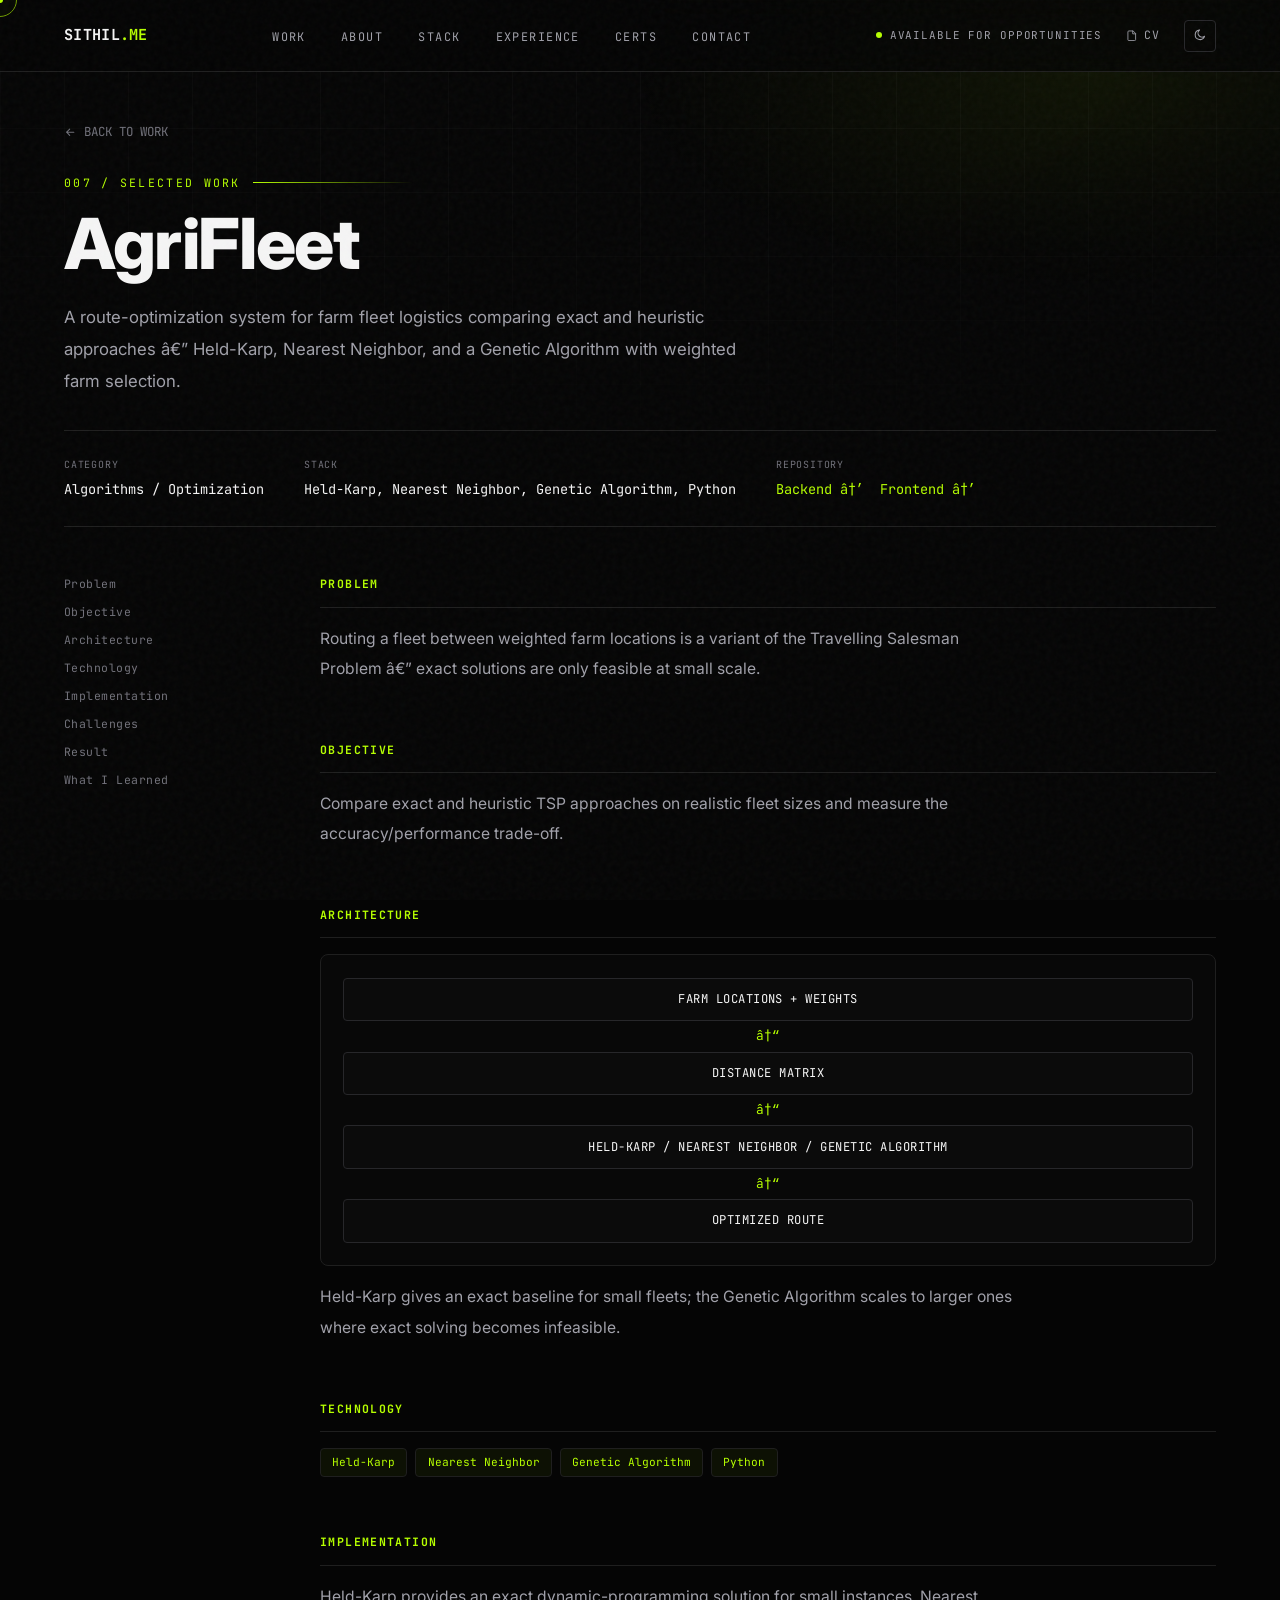
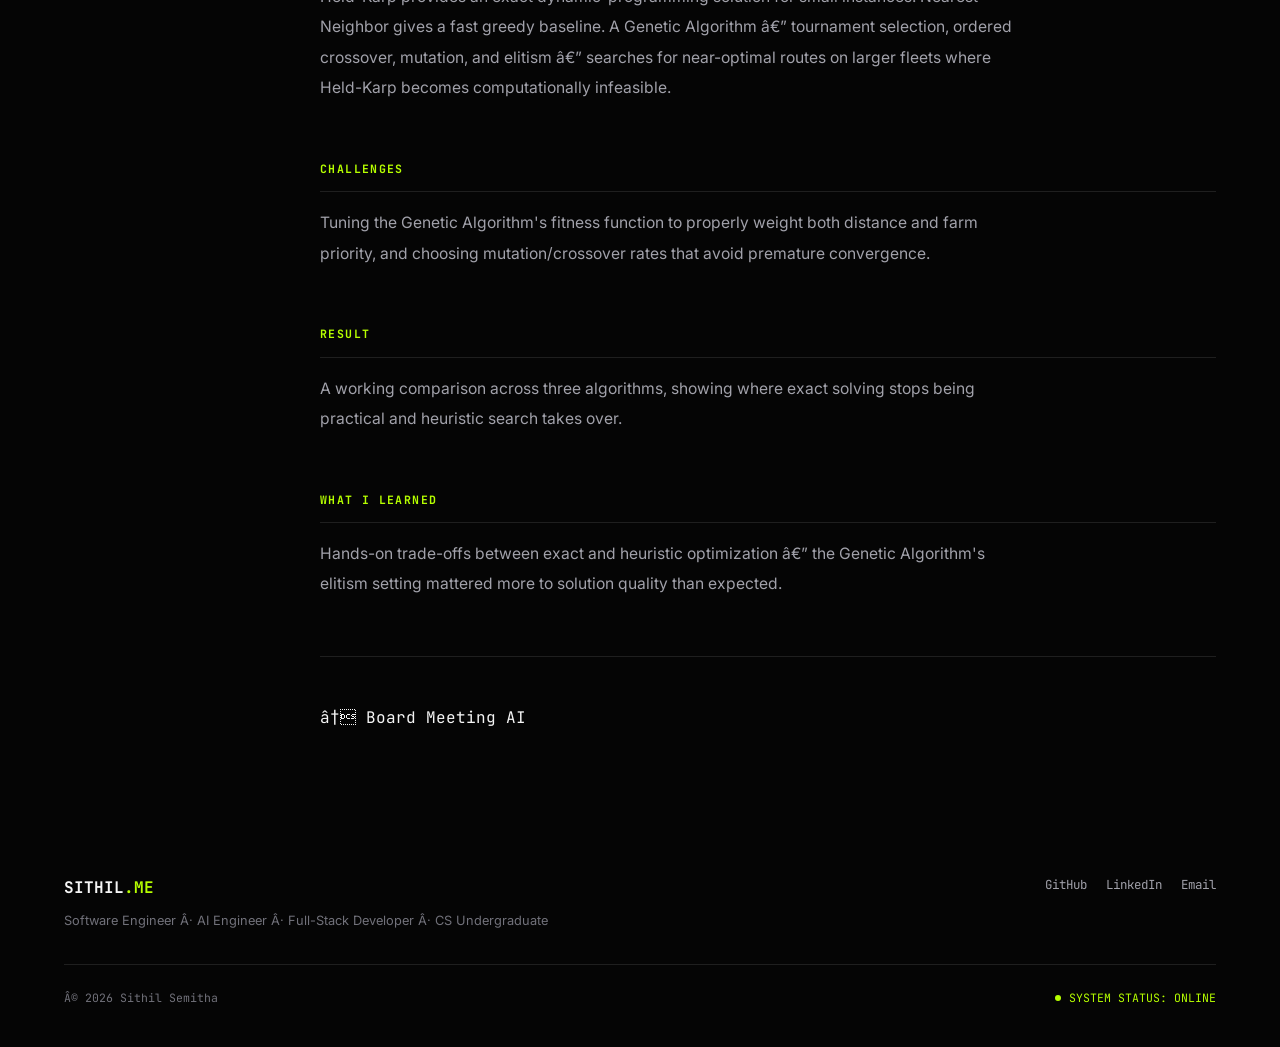
<file: projects/agrifleet/index.html>
<!DOCTYPE html>
<html lang="en">
<head>
    <meta charset="UTF-8" />
    <meta name="viewport" content="width=device-width, initial-scale=1" />
    <title>AgriFleet â€” Sithil Semitha</title>
    <meta name="description" content="A route-optimization system for farm fleet logistics comparing exact and heuristic approaches â€” Held-Karp, Nearest Neighbor, and a Genetic Algorithm with weighted farm selection." />
    <link rel="canonical" href="https://www.sithil.me/projects/agrifleet/" />
    <meta name="theme-color" content="#050505" />
    <link rel="icon" type="image/svg+xml" href="/favicon.svg" />
    <script>
      // Applied before first paint to avoid a flash of the wrong theme.
      (function () {
        try {
          var saved = localStorage.getItem("theme");
          if (saved === "light" || saved === "dark") {
            document.documentElement.setAttribute("data-theme", saved);
          }
        } catch (e) {}
      })();
    </script>

    <meta property="og:type" content="website" />
    <meta property="og:title" content="AgriFleet â€” Sithil Semitha" />
    <meta property="og:description" content="A route-optimization system for farm fleet logistics comparing exact and heuristic approaches â€” Held-Karp, Nearest Neighbor, and a Genetic Algorithm with weighted farm selection." />
    <meta property="og:url" content="https://www.sithil.me/projects/agrifleet/" />
    <meta property="og:image" content="https://www.sithil.me/assets/img/profile.png" />
    <meta property="og:site_name" content="Sithil Semitha" />

    <meta name="twitter:card" content="summary_large_image" />
    <meta name="twitter:title" content="AgriFleet â€” Sithil Semitha" />
    <meta name="twitter:description" content="A route-optimization system for farm fleet logistics comparing exact and heuristic approaches â€” Held-Karp, Nearest Neighbor, and a Genetic Algorithm with weighted farm selection." />
    <meta name="twitter:image" content="https://www.sithil.me/assets/img/profile.png" />

    <link rel="preconnect" href="https://fonts.googleapis.com" />
    <link rel="preconnect" href="https://fonts.gstatic.com" crossorigin />
    <link href="https://fonts.googleapis.com/css2?family=Inter:wght@400;500;600;700;800&family=JetBrains+Mono:wght@400;500;600;700&display=swap" rel="stylesheet" />
    <link rel="stylesheet" href="/assets/css/style.css" />
    <script type="application/ld+json">{"@context":"https://schema.org","@type":"CreativeWork","name":"AgriFleet","description":"A route-optimization system for farm fleet logistics comparing exact and heuristic approaches â€” Held-Karp, Nearest Neighbor, and a Genetic Algorithm with weighted farm selection.","creator":{"@type":"Person","name":"Sithil Semitha"},"keywords":"Held-Karp, Nearest Neighbor, Genetic Algorithm, Python"}</script>
  </head>
<body class="has-custom-cursor is-loading">
<noscript><style>#preloader{display:none!important;}</style></noscript>
  <div class="preloader" id="preloader" role="status" aria-live="polite" aria-label="Loading">
    <span class="preloader-marker preloader-marker-tl mono" aria-hidden="true">SYS/BOOT</span>
    <span class="preloader-marker preloader-marker-br mono" aria-hidden="true" id="preloaderPercent">0%</span>
    <div class="preloader-inner">
      <div class="preloader-logo mono">SITHIL<span>.ME</span></div>
      <div class="preloader-bar"><div class="preloader-bar-fill" id="preloaderFill"></div></div>
      <div class="preloader-status mono" id="preloaderStatus">INITIALIZING SYSTEM<span class="term-cursor" aria-hidden="true"></span></div>
    </div>
  </div>
<div class="cursor-dot" id="cursorDot" aria-hidden="true"></div>
  <div class="cursor-ring" id="cursorRing" aria-hidden="true"></div>
<div class="backdrop" aria-hidden="true"></div><div class="noise" aria-hidden="true"></div>
<a class="skip-link" href="#main">Skip to content</a>
  <nav class="nav" aria-label="Primary">
    <a href="/#home" class="nav-logo">SITHIL<span>.ME</span></a>
    <ul class="nav-links">
      <li><a href="/#work" data-num="05">Work</a></li><li><a href="/#about" data-num="01">About</a></li><li><a href="/#stack" data-num="04">Stack</a></li><li><a href="/#experience" data-num="06">Experience</a></li><li><a href="/#certifications" data-num="03">Certs</a></li><li><a href="/#contact" data-num="09">Contact</a></li>
    </ul>
    <div class="nav-right">
      <div class="status-pill"><span class="status-dot" aria-hidden="true"></span>AVAILABLE FOR OPPORTUNITIES</div>
      <a class="nav-cv-desktop mono" href="https://drive.google.com/file/d/1ls0TTTP1z27AsNgHDD1EcAv54W3tk1Ug/view?usp=sharing" target="_blank" rel="noopener" style="font-size:.72rem;letter-spacing:.08em;color:var(--text-1);display:flex;align-items:center;gap:.4rem;"><svg viewBox="0 0 24 24" fill="none" stroke="currentColor" stroke-width="1.8" stroke-linecap="round" stroke-linejoin="round" aria-hidden="true"><path d="M14 2H6a2 2 0 0 0-2 2v16a2 2 0 0 0 2 2h12a2 2 0 0 0 2-2V8Z"/><path d="M14 2v6h6"/></svg>CV</a>
      <button class="theme-toggle" id="themeToggle" aria-label="Switch to light theme">
        <span class="icon-moon"><svg viewBox="0 0 24 24" fill="none" stroke="currentColor" stroke-width="1.8" stroke-linecap="round" stroke-linejoin="round" aria-hidden="true"><path d="M20.5 14.5a8.5 8.5 0 1 1-9-11 7 7 0 0 0 9 11Z"/></svg></span><span class="icon-sun"><svg viewBox="0 0 24 24" fill="none" stroke="currentColor" stroke-width="1.8" stroke-linecap="round" stroke-linejoin="round" aria-hidden="true"><circle cx="12" cy="12" r="4.2"/><path d="M12 2.5v2.4M12 19.1v2.4M4.6 4.6l1.7 1.7M17.7 17.7l1.7 1.7M2.5 12h2.4M19.1 12h2.4M4.6 19.4l1.7-1.7M17.7 6.3l1.7-1.7"/></svg></span>
      </button>
      <button class="nav-toggle" id="navToggle" aria-label="Open menu" aria-expanded="false" aria-controls="mobileMenu">
        <span></span><span></span><span></span>
      </button>
    </div>
  </nav>
  <div class="mobile-menu" id="mobileMenu">
    <nav aria-label="Mobile">
      <a href="/#work"><span>05</span>Work</a><a href="/#about"><span>01</span>About</a><a href="/#stack"><span>04</span>Stack</a><a href="/#experience"><span>06</span>Experience</a><a href="/#certifications"><span>03</span>Certs</a><a href="/#contact"><span>09</span>Contact</a>
    </nav>
    <div class="mobile-menu-footer">
      <a class="btn btn-outline" href="https://github.com/SithilSemitha" target="_blank" rel="noopener">GitHub</a>
      <a class="btn btn-outline" href="https://www.linkedin.com/in/sithil-semitha/" target="_blank" rel="noopener">LinkedIn</a>
      <a class="btn btn-fill" href="mailto:sithilsemithad@gmail.com">Email</a>
    </div>
  </div>
<main id="main">
<article><div class="case-hero">
    <a class="case-back mono" href="/#work"><svg viewBox="0 0 24 24" fill="none" stroke="currentColor" stroke-width="2" stroke-linecap="round" stroke-linejoin="round" aria-hidden="true"><path d="M19 12H5M11 18l-6-6 6-6"/></svg>BACK TO WORK</a>
    <p class="eyebrow">007 / SELECTED WORK</p>
    <h1 class="case-title">AgriFleet</h1>
    
    <p class="case-summary">A route-optimization system for farm fleet logistics comparing exact and heuristic approaches â€” Held-Karp, Nearest Neighbor, and a Genetic Algorithm with weighted farm selection.</p>
    <dl class="case-meta-row">
      <div><dt>Category</dt><dd>Algorithms / Optimization</dd></div>
      <div><dt>Stack</dt><dd>Held-Karp, Nearest Neighbor, Genetic Algorithm, Python</dd></div>
      <div><dt>Repository</dt><dd><a href="https://github.com/SithilSemitha/agrifleet-backend-core-service" target="_blank" rel="noopener" style="color:var(--lime)">Backend â†’</a> &nbsp;<a href="https://github.com/SithilSemitha/agrifleet-frontend" target="_blank" rel="noopener" style="color:var(--lime)">Frontend â†’</a></dd></div>
    </dl>
  </div>
  <div class="case-body">
    <nav class="case-toc" aria-label="Case study sections">
      <a href="#problem">Problem</a><a href="#objective">Objective</a><a href="#architecture">Architecture</a><a href="#stack">Technology</a><a href="#implementation">Implementation</a><a href="#challenges">Challenges</a><a href="#result">Result</a><a href="#learned">What I Learned</a>
    </nav>
    <div>
      <div class="case-section" id="problem">
        <h2>Problem</h2>
        <p>Routing a fleet between weighted farm locations is a variant of the Travelling Salesman Problem â€” exact solutions are only feasible at small scale.</p>
      </div>
      <div class="case-section" id="objective">
        <h2>Objective</h2>
        <p>Compare exact and heuristic TSP approaches on realistic fleet sizes and measure the accuracy/performance trade-off.</p>
      </div>
      <div class="case-section" id="architecture">
        <h2>Architecture</h2>
        <div class="arch-diagram" role="img" aria-label="Architecture: FARM LOCATIONS + WEIGHTS leads to DISTANCE MATRIX leads to HELD-KARP / NEAREST NEIGHBOR / GENETIC ALGORITHM leads to OPTIMIZED ROUTE">
          <div class="arch-node">FARM LOCATIONS + WEIGHTS</div><div class="arch-arrow" aria-hidden="true">â†“</div><div class="arch-node">DISTANCE MATRIX</div><div class="arch-arrow" aria-hidden="true">â†“</div><div class="arch-node">HELD-KARP / NEAREST NEIGHBOR / GENETIC ALGORITHM</div><div class="arch-arrow" aria-hidden="true">â†“</div><div class="arch-node">OPTIMIZED ROUTE</div>
        </div>
        <p class="arch-note">Held-Karp gives an exact baseline for small fleets; the Genetic Algorithm scales to larger ones where exact solving becomes infeasible.</p>
      </div>
      <div class="case-section" id="stack">
        <h2>Technology</h2>
        <div class="project-tech">
          <span class="tech-chip mono">Held-Karp</span><span class="tech-chip mono">Nearest Neighbor</span><span class="tech-chip mono">Genetic Algorithm</span><span class="tech-chip mono">Python</span>
        </div>
      </div>
      <div class="case-section" id="implementation">
        <h2>Implementation</h2>
        <p>Held-Karp provides an exact dynamic-programming solution for small instances. Nearest Neighbor gives a fast greedy baseline. A Genetic Algorithm â€” tournament selection, ordered crossover, mutation, and elitism â€” searches for near-optimal routes on larger fleets where Held-Karp becomes computationally infeasible.</p>
      </div>
      <div class="case-section" id="challenges">
        <h2>Challenges</h2>
        <p>Tuning the Genetic Algorithm's fitness function to properly weight both distance and farm priority, and choosing mutation/crossover rates that avoid premature convergence.</p>
      </div>
      <div class="case-section" id="result">
        <h2>Result</h2>
        <p>A working comparison across three algorithms, showing where exact solving stops being practical and heuristic search takes over.</p>
      </div>
      <div class="case-section" id="learned">
        <h2>What I Learned</h2>
        <p>Hands-on trade-offs between exact and heuristic optimization â€” the Genetic Algorithm's elitism setting mattered more to solution quality than expected.</p>
      </div>

      <div class="case-nav-links mono">
        <a href="/projects/board-meeting-ai/">â† Board Meeting AI</a>
        <span></span>
      </div>
    </div>
  </div></article>
</main>
<footer class="footer">
    <div class="footer-grid">
      <div>
        <div class="footer-brand">SITHIL<span>.ME</span></div>
        <p class="footer-roles">Software Engineer Â· AI Engineer Â· Full-Stack Developer Â· CS Undergraduate</p>
      </div>
      <div class="footer-links">
        <a href="https://github.com/SithilSemitha" target="_blank" rel="noopener">GitHub</a>
        <a href="https://www.linkedin.com/in/sithil-semitha/" target="_blank" rel="noopener">LinkedIn</a>
        <a href="mailto:sithilsemithad@gmail.com">Email</a>
      </div>
    </div>
    <div class="footer-bottom">
      <span>Â© 2026 Sithil Semitha</span>
      <span class="footer-status"><span class="status-dot" aria-hidden="true"></span>SYSTEM STATUS: ONLINE</span>
    </div>
  </footer>
<script src="/assets/js/main.js" defer></script>
</body>
</html>
</file>
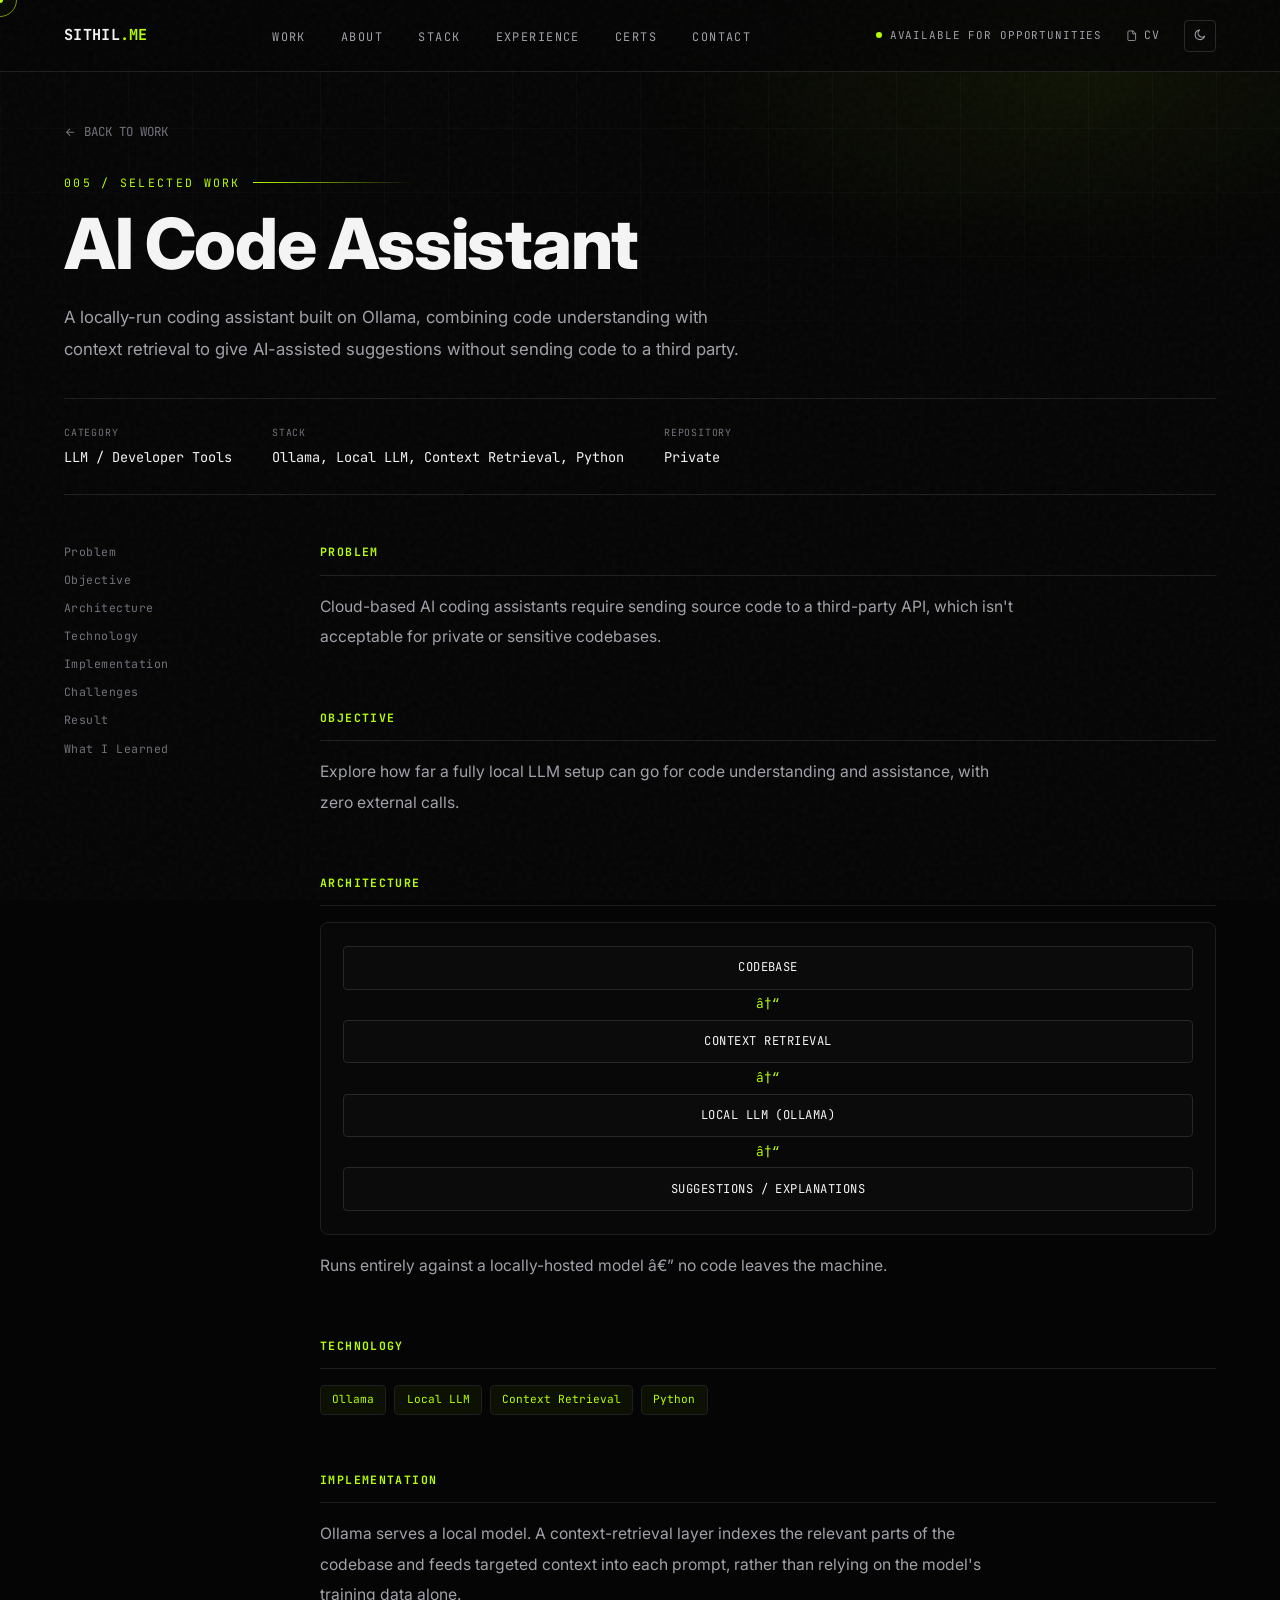
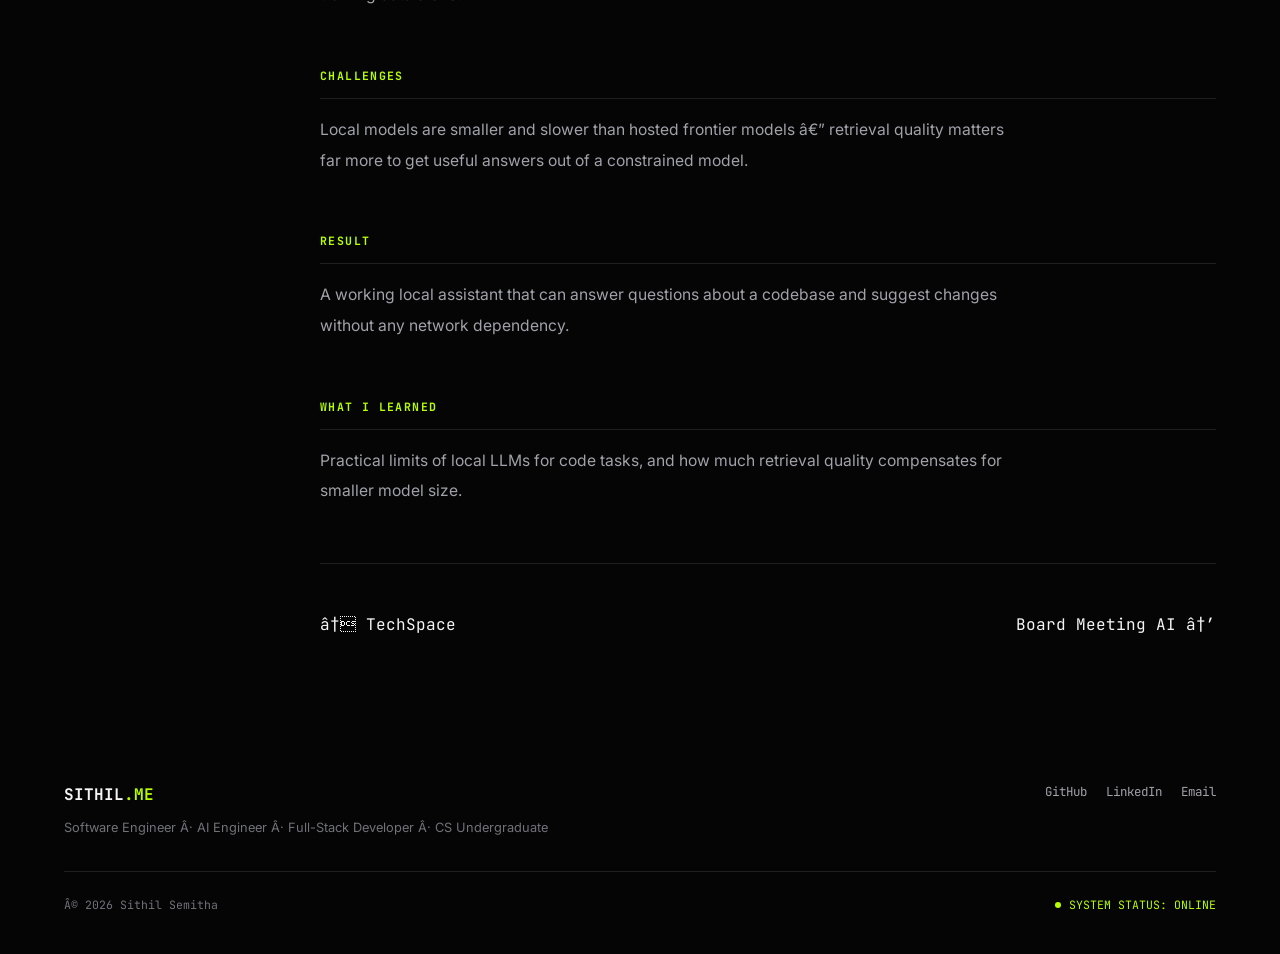
<file: projects/ai-code-assistant/index.html>
<!DOCTYPE html>
<html lang="en">
<head>
    <meta charset="UTF-8" />
    <meta name="viewport" content="width=device-width, initial-scale=1" />
    <title>AI Code Assistant â€” Sithil Semitha</title>
    <meta name="description" content="A locally-run coding assistant built on Ollama, combining code understanding with context retrieval to give AI-assisted suggestions without sending code to a third party." />
    <link rel="canonical" href="https://www.sithil.me/projects/ai-code-assistant/" />
    <meta name="theme-color" content="#050505" />
    <link rel="icon" type="image/svg+xml" href="/favicon.svg" />
    <script>
      // Applied before first paint to avoid a flash of the wrong theme.
      (function () {
        try {
          var saved = localStorage.getItem("theme");
          if (saved === "light" || saved === "dark") {
            document.documentElement.setAttribute("data-theme", saved);
          }
        } catch (e) {}
      })();
    </script>

    <meta property="og:type" content="website" />
    <meta property="og:title" content="AI Code Assistant â€” Sithil Semitha" />
    <meta property="og:description" content="A locally-run coding assistant built on Ollama, combining code understanding with context retrieval to give AI-assisted suggestions without sending code to a third party." />
    <meta property="og:url" content="https://www.sithil.me/projects/ai-code-assistant/" />
    <meta property="og:image" content="https://www.sithil.me/assets/img/profile.png" />
    <meta property="og:site_name" content="Sithil Semitha" />

    <meta name="twitter:card" content="summary_large_image" />
    <meta name="twitter:title" content="AI Code Assistant â€” Sithil Semitha" />
    <meta name="twitter:description" content="A locally-run coding assistant built on Ollama, combining code understanding with context retrieval to give AI-assisted suggestions without sending code to a third party." />
    <meta name="twitter:image" content="https://www.sithil.me/assets/img/profile.png" />

    <link rel="preconnect" href="https://fonts.googleapis.com" />
    <link rel="preconnect" href="https://fonts.gstatic.com" crossorigin />
    <link href="https://fonts.googleapis.com/css2?family=Inter:wght@400;500;600;700;800&family=JetBrains+Mono:wght@400;500;600;700&display=swap" rel="stylesheet" />
    <link rel="stylesheet" href="/assets/css/style.css" />
    <script type="application/ld+json">{"@context":"https://schema.org","@type":"CreativeWork","name":"AI Code Assistant","description":"A locally-run coding assistant built on Ollama, combining code understanding with context retrieval to give AI-assisted suggestions without sending code to a third party.","creator":{"@type":"Person","name":"Sithil Semitha"},"keywords":"Ollama, Local LLM, Context Retrieval, Python"}</script>
  </head>
<body class="has-custom-cursor is-loading">
<noscript><style>#preloader{display:none!important;}</style></noscript>
  <div class="preloader" id="preloader" role="status" aria-live="polite" aria-label="Loading">
    <span class="preloader-marker preloader-marker-tl mono" aria-hidden="true">SYS/BOOT</span>
    <span class="preloader-marker preloader-marker-br mono" aria-hidden="true" id="preloaderPercent">0%</span>
    <div class="preloader-inner">
      <div class="preloader-logo mono">SITHIL<span>.ME</span></div>
      <div class="preloader-bar"><div class="preloader-bar-fill" id="preloaderFill"></div></div>
      <div class="preloader-status mono" id="preloaderStatus">INITIALIZING SYSTEM<span class="term-cursor" aria-hidden="true"></span></div>
    </div>
  </div>
<div class="cursor-dot" id="cursorDot" aria-hidden="true"></div>
  <div class="cursor-ring" id="cursorRing" aria-hidden="true"></div>
<div class="backdrop" aria-hidden="true"></div><div class="noise" aria-hidden="true"></div>
<a class="skip-link" href="#main">Skip to content</a>
  <nav class="nav" aria-label="Primary">
    <a href="/#home" class="nav-logo">SITHIL<span>.ME</span></a>
    <ul class="nav-links">
      <li><a href="/#work" data-num="05">Work</a></li><li><a href="/#about" data-num="01">About</a></li><li><a href="/#stack" data-num="04">Stack</a></li><li><a href="/#experience" data-num="06">Experience</a></li><li><a href="/#certifications" data-num="03">Certs</a></li><li><a href="/#contact" data-num="09">Contact</a></li>
    </ul>
    <div class="nav-right">
      <div class="status-pill"><span class="status-dot" aria-hidden="true"></span>AVAILABLE FOR OPPORTUNITIES</div>
      <a class="nav-cv-desktop mono" href="https://drive.google.com/file/d/1ls0TTTP1z27AsNgHDD1EcAv54W3tk1Ug/view?usp=sharing" target="_blank" rel="noopener" style="font-size:.72rem;letter-spacing:.08em;color:var(--text-1);display:flex;align-items:center;gap:.4rem;"><svg viewBox="0 0 24 24" fill="none" stroke="currentColor" stroke-width="1.8" stroke-linecap="round" stroke-linejoin="round" aria-hidden="true"><path d="M14 2H6a2 2 0 0 0-2 2v16a2 2 0 0 0 2 2h12a2 2 0 0 0 2-2V8Z"/><path d="M14 2v6h6"/></svg>CV</a>
      <button class="theme-toggle" id="themeToggle" aria-label="Switch to light theme">
        <span class="icon-moon"><svg viewBox="0 0 24 24" fill="none" stroke="currentColor" stroke-width="1.8" stroke-linecap="round" stroke-linejoin="round" aria-hidden="true"><path d="M20.5 14.5a8.5 8.5 0 1 1-9-11 7 7 0 0 0 9 11Z"/></svg></span><span class="icon-sun"><svg viewBox="0 0 24 24" fill="none" stroke="currentColor" stroke-width="1.8" stroke-linecap="round" stroke-linejoin="round" aria-hidden="true"><circle cx="12" cy="12" r="4.2"/><path d="M12 2.5v2.4M12 19.1v2.4M4.6 4.6l1.7 1.7M17.7 17.7l1.7 1.7M2.5 12h2.4M19.1 12h2.4M4.6 19.4l1.7-1.7M17.7 6.3l1.7-1.7"/></svg></span>
      </button>
      <button class="nav-toggle" id="navToggle" aria-label="Open menu" aria-expanded="false" aria-controls="mobileMenu">
        <span></span><span></span><span></span>
      </button>
    </div>
  </nav>
  <div class="mobile-menu" id="mobileMenu">
    <nav aria-label="Mobile">
      <a href="/#work"><span>05</span>Work</a><a href="/#about"><span>01</span>About</a><a href="/#stack"><span>04</span>Stack</a><a href="/#experience"><span>06</span>Experience</a><a href="/#certifications"><span>03</span>Certs</a><a href="/#contact"><span>09</span>Contact</a>
    </nav>
    <div class="mobile-menu-footer">
      <a class="btn btn-outline" href="https://github.com/SithilSemitha" target="_blank" rel="noopener">GitHub</a>
      <a class="btn btn-outline" href="https://www.linkedin.com/in/sithil-semitha/" target="_blank" rel="noopener">LinkedIn</a>
      <a class="btn btn-fill" href="mailto:sithilsemithad@gmail.com">Email</a>
    </div>
  </div>
<main id="main">
<article><div class="case-hero">
    <a class="case-back mono" href="/#work"><svg viewBox="0 0 24 24" fill="none" stroke="currentColor" stroke-width="2" stroke-linecap="round" stroke-linejoin="round" aria-hidden="true"><path d="M19 12H5M11 18l-6-6 6-6"/></svg>BACK TO WORK</a>
    <p class="eyebrow">005 / SELECTED WORK</p>
    <h1 class="case-title">AI Code Assistant</h1>
    
    <p class="case-summary">A locally-run coding assistant built on Ollama, combining code understanding with context retrieval to give AI-assisted suggestions without sending code to a third party.</p>
    <dl class="case-meta-row">
      <div><dt>Category</dt><dd>LLM / Developer Tools</dd></div>
      <div><dt>Stack</dt><dd>Ollama, Local LLM, Context Retrieval, Python</dd></div>
      <div><dt>Repository</dt><dd>Private</dd></div>
    </dl>
  </div>
  <div class="case-body">
    <nav class="case-toc" aria-label="Case study sections">
      <a href="#problem">Problem</a><a href="#objective">Objective</a><a href="#architecture">Architecture</a><a href="#stack">Technology</a><a href="#implementation">Implementation</a><a href="#challenges">Challenges</a><a href="#result">Result</a><a href="#learned">What I Learned</a>
    </nav>
    <div>
      <div class="case-section" id="problem">
        <h2>Problem</h2>
        <p>Cloud-based AI coding assistants require sending source code to a third-party API, which isn't acceptable for private or sensitive codebases.</p>
      </div>
      <div class="case-section" id="objective">
        <h2>Objective</h2>
        <p>Explore how far a fully local LLM setup can go for code understanding and assistance, with zero external calls.</p>
      </div>
      <div class="case-section" id="architecture">
        <h2>Architecture</h2>
        <div class="arch-diagram" role="img" aria-label="Architecture: CODEBASE leads to CONTEXT RETRIEVAL leads to LOCAL LLM (OLLAMA) leads to SUGGESTIONS / EXPLANATIONS">
          <div class="arch-node">CODEBASE</div><div class="arch-arrow" aria-hidden="true">â†“</div><div class="arch-node">CONTEXT RETRIEVAL</div><div class="arch-arrow" aria-hidden="true">â†“</div><div class="arch-node">LOCAL LLM (OLLAMA)</div><div class="arch-arrow" aria-hidden="true">â†“</div><div class="arch-node">SUGGESTIONS / EXPLANATIONS</div>
        </div>
        <p class="arch-note">Runs entirely against a locally-hosted model â€” no code leaves the machine.</p>
      </div>
      <div class="case-section" id="stack">
        <h2>Technology</h2>
        <div class="project-tech">
          <span class="tech-chip mono">Ollama</span><span class="tech-chip mono">Local LLM</span><span class="tech-chip mono">Context Retrieval</span><span class="tech-chip mono">Python</span>
        </div>
      </div>
      <div class="case-section" id="implementation">
        <h2>Implementation</h2>
        <p>Ollama serves a local model. A context-retrieval layer indexes the relevant parts of the codebase and feeds targeted context into each prompt, rather than relying on the model's training data alone.</p>
      </div>
      <div class="case-section" id="challenges">
        <h2>Challenges</h2>
        <p>Local models are smaller and slower than hosted frontier models â€” retrieval quality matters far more to get useful answers out of a constrained model.</p>
      </div>
      <div class="case-section" id="result">
        <h2>Result</h2>
        <p>A working local assistant that can answer questions about a codebase and suggest changes without any network dependency.</p>
      </div>
      <div class="case-section" id="learned">
        <h2>What I Learned</h2>
        <p>Practical limits of local LLMs for code tasks, and how much retrieval quality compensates for smaller model size.</p>
      </div>

      <div class="case-nav-links mono">
        <a href="/projects/techspace/">â† TechSpace</a>
        <a href="/projects/board-meeting-ai/">Board Meeting AI â†’</a>
      </div>
    </div>
  </div></article>
</main>
<footer class="footer">
    <div class="footer-grid">
      <div>
        <div class="footer-brand">SITHIL<span>.ME</span></div>
        <p class="footer-roles">Software Engineer Â· AI Engineer Â· Full-Stack Developer Â· CS Undergraduate</p>
      </div>
      <div class="footer-links">
        <a href="https://github.com/SithilSemitha" target="_blank" rel="noopener">GitHub</a>
        <a href="https://www.linkedin.com/in/sithil-semitha/" target="_blank" rel="noopener">LinkedIn</a>
        <a href="mailto:sithilsemithad@gmail.com">Email</a>
      </div>
    </div>
    <div class="footer-bottom">
      <span>Â© 2026 Sithil Semitha</span>
      <span class="footer-status"><span class="status-dot" aria-hidden="true"></span>SYSTEM STATUS: ONLINE</span>
    </div>
  </footer>
<script src="/assets/js/main.js" defer></script>
</body>
</html>
</file>
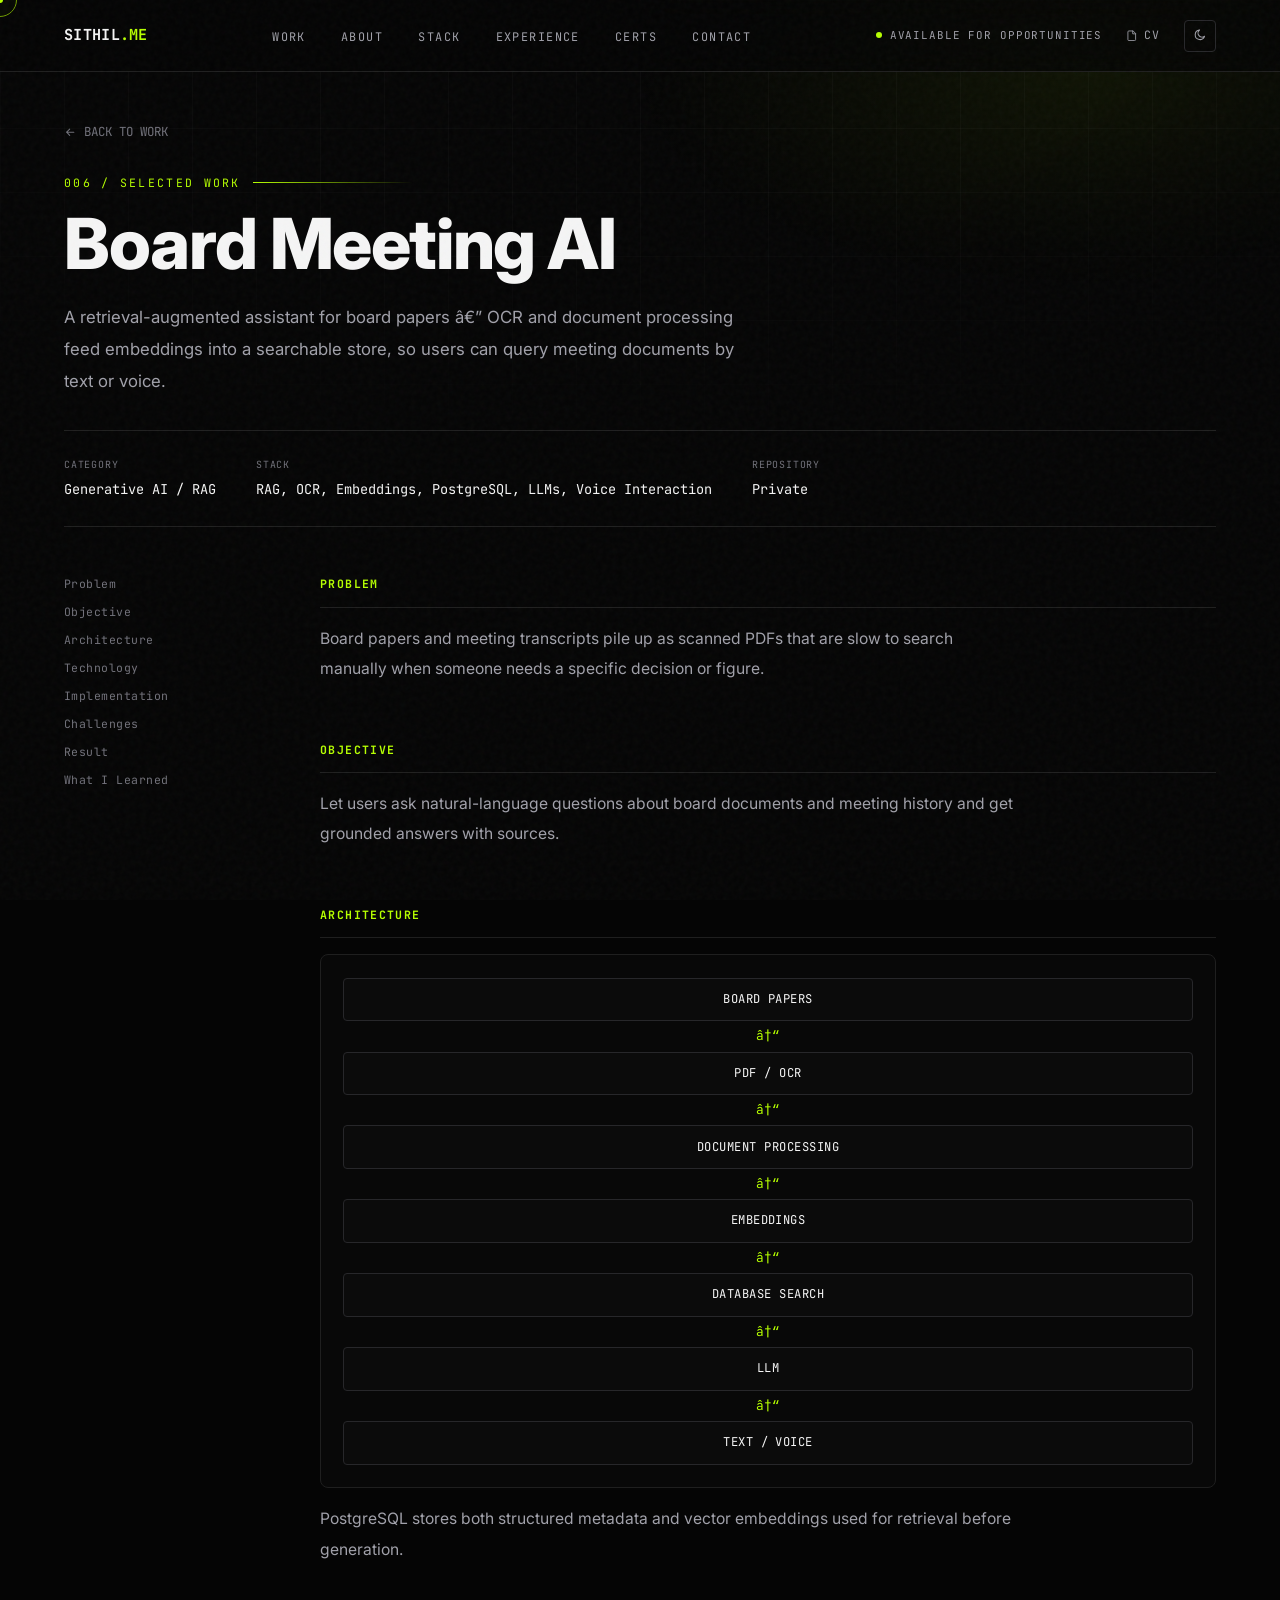
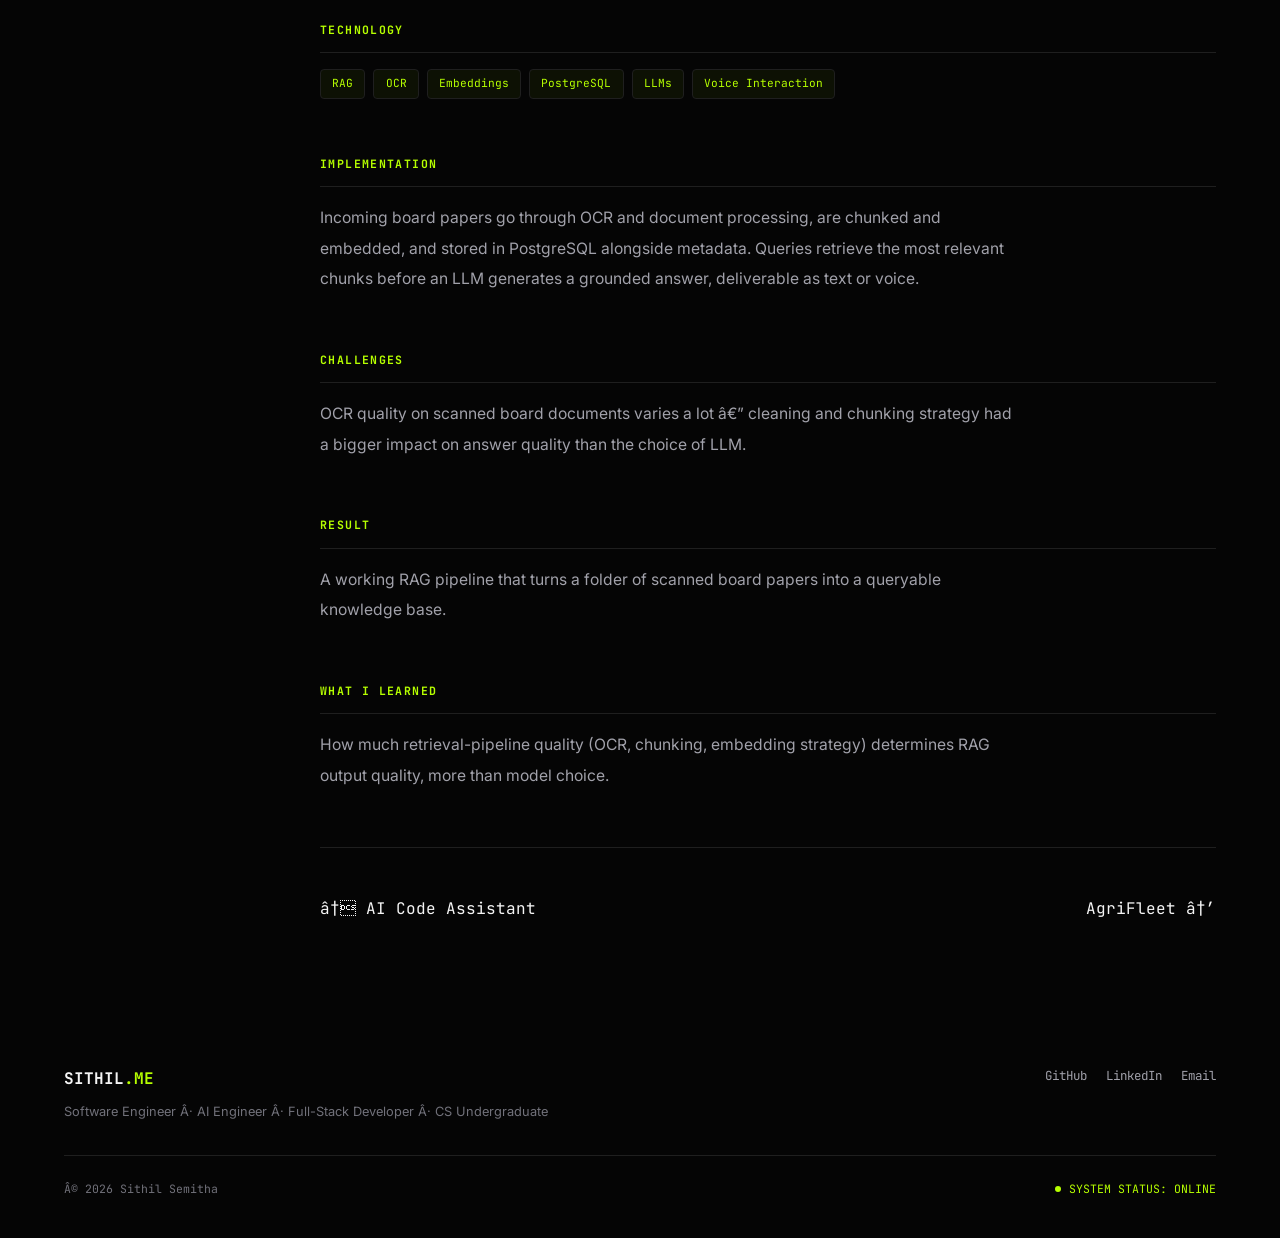
<file: projects/board-meeting-ai/index.html>
<!DOCTYPE html>
<html lang="en">
<head>
    <meta charset="UTF-8" />
    <meta name="viewport" content="width=device-width, initial-scale=1" />
    <title>Board Meeting AI â€” Sithil Semitha</title>
    <meta name="description" content="A retrieval-augmented assistant for board papers â€” OCR and document processing feed embeddings into a searchable store, so users can query meeting documents by text or voice." />
    <link rel="canonical" href="https://www.sithil.me/projects/board-meeting-ai/" />
    <meta name="theme-color" content="#050505" />
    <link rel="icon" type="image/svg+xml" href="/favicon.svg" />
    <script>
      // Applied before first paint to avoid a flash of the wrong theme.
      (function () {
        try {
          var saved = localStorage.getItem("theme");
          if (saved === "light" || saved === "dark") {
            document.documentElement.setAttribute("data-theme", saved);
          }
        } catch (e) {}
      })();
    </script>

    <meta property="og:type" content="website" />
    <meta property="og:title" content="Board Meeting AI â€” Sithil Semitha" />
    <meta property="og:description" content="A retrieval-augmented assistant for board papers â€” OCR and document processing feed embeddings into a searchable store, so users can query meeting documents by text or voice." />
    <meta property="og:url" content="https://www.sithil.me/projects/board-meeting-ai/" />
    <meta property="og:image" content="https://www.sithil.me/assets/img/profile.png" />
    <meta property="og:site_name" content="Sithil Semitha" />

    <meta name="twitter:card" content="summary_large_image" />
    <meta name="twitter:title" content="Board Meeting AI â€” Sithil Semitha" />
    <meta name="twitter:description" content="A retrieval-augmented assistant for board papers â€” OCR and document processing feed embeddings into a searchable store, so users can query meeting documents by text or voice." />
    <meta name="twitter:image" content="https://www.sithil.me/assets/img/profile.png" />

    <link rel="preconnect" href="https://fonts.googleapis.com" />
    <link rel="preconnect" href="https://fonts.gstatic.com" crossorigin />
    <link href="https://fonts.googleapis.com/css2?family=Inter:wght@400;500;600;700;800&family=JetBrains+Mono:wght@400;500;600;700&display=swap" rel="stylesheet" />
    <link rel="stylesheet" href="/assets/css/style.css" />
    <script type="application/ld+json">{"@context":"https://schema.org","@type":"CreativeWork","name":"Board Meeting AI","description":"A retrieval-augmented assistant for board papers â€” OCR and document processing feed embeddings into a searchable store, so users can query meeting documents by text or voice.","creator":{"@type":"Person","name":"Sithil Semitha"},"keywords":"RAG, OCR, Embeddings, PostgreSQL, LLMs, Voice Interaction"}</script>
  </head>
<body class="has-custom-cursor is-loading">
<noscript><style>#preloader{display:none!important;}</style></noscript>
  <div class="preloader" id="preloader" role="status" aria-live="polite" aria-label="Loading">
    <span class="preloader-marker preloader-marker-tl mono" aria-hidden="true">SYS/BOOT</span>
    <span class="preloader-marker preloader-marker-br mono" aria-hidden="true" id="preloaderPercent">0%</span>
    <div class="preloader-inner">
      <div class="preloader-logo mono">SITHIL<span>.ME</span></div>
      <div class="preloader-bar"><div class="preloader-bar-fill" id="preloaderFill"></div></div>
      <div class="preloader-status mono" id="preloaderStatus">INITIALIZING SYSTEM<span class="term-cursor" aria-hidden="true"></span></div>
    </div>
  </div>
<div class="cursor-dot" id="cursorDot" aria-hidden="true"></div>
  <div class="cursor-ring" id="cursorRing" aria-hidden="true"></div>
<div class="backdrop" aria-hidden="true"></div><div class="noise" aria-hidden="true"></div>
<a class="skip-link" href="#main">Skip to content</a>
  <nav class="nav" aria-label="Primary">
    <a href="/#home" class="nav-logo">SITHIL<span>.ME</span></a>
    <ul class="nav-links">
      <li><a href="/#work" data-num="05">Work</a></li><li><a href="/#about" data-num="01">About</a></li><li><a href="/#stack" data-num="04">Stack</a></li><li><a href="/#experience" data-num="06">Experience</a></li><li><a href="/#certifications" data-num="03">Certs</a></li><li><a href="/#contact" data-num="09">Contact</a></li>
    </ul>
    <div class="nav-right">
      <div class="status-pill"><span class="status-dot" aria-hidden="true"></span>AVAILABLE FOR OPPORTUNITIES</div>
      <a class="nav-cv-desktop mono" href="https://drive.google.com/file/d/1ls0TTTP1z27AsNgHDD1EcAv54W3tk1Ug/view?usp=sharing" target="_blank" rel="noopener" style="font-size:.72rem;letter-spacing:.08em;color:var(--text-1);display:flex;align-items:center;gap:.4rem;"><svg viewBox="0 0 24 24" fill="none" stroke="currentColor" stroke-width="1.8" stroke-linecap="round" stroke-linejoin="round" aria-hidden="true"><path d="M14 2H6a2 2 0 0 0-2 2v16a2 2 0 0 0 2 2h12a2 2 0 0 0 2-2V8Z"/><path d="M14 2v6h6"/></svg>CV</a>
      <button class="theme-toggle" id="themeToggle" aria-label="Switch to light theme">
        <span class="icon-moon"><svg viewBox="0 0 24 24" fill="none" stroke="currentColor" stroke-width="1.8" stroke-linecap="round" stroke-linejoin="round" aria-hidden="true"><path d="M20.5 14.5a8.5 8.5 0 1 1-9-11 7 7 0 0 0 9 11Z"/></svg></span><span class="icon-sun"><svg viewBox="0 0 24 24" fill="none" stroke="currentColor" stroke-width="1.8" stroke-linecap="round" stroke-linejoin="round" aria-hidden="true"><circle cx="12" cy="12" r="4.2"/><path d="M12 2.5v2.4M12 19.1v2.4M4.6 4.6l1.7 1.7M17.7 17.7l1.7 1.7M2.5 12h2.4M19.1 12h2.4M4.6 19.4l1.7-1.7M17.7 6.3l1.7-1.7"/></svg></span>
      </button>
      <button class="nav-toggle" id="navToggle" aria-label="Open menu" aria-expanded="false" aria-controls="mobileMenu">
        <span></span><span></span><span></span>
      </button>
    </div>
  </nav>
  <div class="mobile-menu" id="mobileMenu">
    <nav aria-label="Mobile">
      <a href="/#work"><span>05</span>Work</a><a href="/#about"><span>01</span>About</a><a href="/#stack"><span>04</span>Stack</a><a href="/#experience"><span>06</span>Experience</a><a href="/#certifications"><span>03</span>Certs</a><a href="/#contact"><span>09</span>Contact</a>
    </nav>
    <div class="mobile-menu-footer">
      <a class="btn btn-outline" href="https://github.com/SithilSemitha" target="_blank" rel="noopener">GitHub</a>
      <a class="btn btn-outline" href="https://www.linkedin.com/in/sithil-semitha/" target="_blank" rel="noopener">LinkedIn</a>
      <a class="btn btn-fill" href="mailto:sithilsemithad@gmail.com">Email</a>
    </div>
  </div>
<main id="main">
<article><div class="case-hero">
    <a class="case-back mono" href="/#work"><svg viewBox="0 0 24 24" fill="none" stroke="currentColor" stroke-width="2" stroke-linecap="round" stroke-linejoin="round" aria-hidden="true"><path d="M19 12H5M11 18l-6-6 6-6"/></svg>BACK TO WORK</a>
    <p class="eyebrow">006 / SELECTED WORK</p>
    <h1 class="case-title">Board Meeting AI</h1>
    
    <p class="case-summary">A retrieval-augmented assistant for board papers â€” OCR and document processing feed embeddings into a searchable store, so users can query meeting documents by text or voice.</p>
    <dl class="case-meta-row">
      <div><dt>Category</dt><dd>Generative AI / RAG</dd></div>
      <div><dt>Stack</dt><dd>RAG, OCR, Embeddings, PostgreSQL, LLMs, Voice Interaction</dd></div>
      <div><dt>Repository</dt><dd>Private</dd></div>
    </dl>
  </div>
  <div class="case-body">
    <nav class="case-toc" aria-label="Case study sections">
      <a href="#problem">Problem</a><a href="#objective">Objective</a><a href="#architecture">Architecture</a><a href="#stack">Technology</a><a href="#implementation">Implementation</a><a href="#challenges">Challenges</a><a href="#result">Result</a><a href="#learned">What I Learned</a>
    </nav>
    <div>
      <div class="case-section" id="problem">
        <h2>Problem</h2>
        <p>Board papers and meeting transcripts pile up as scanned PDFs that are slow to search manually when someone needs a specific decision or figure.</p>
      </div>
      <div class="case-section" id="objective">
        <h2>Objective</h2>
        <p>Let users ask natural-language questions about board documents and meeting history and get grounded answers with sources.</p>
      </div>
      <div class="case-section" id="architecture">
        <h2>Architecture</h2>
        <div class="arch-diagram" role="img" aria-label="Architecture: BOARD PAPERS leads to PDF / OCR leads to DOCUMENT PROCESSING leads to EMBEDDINGS leads to DATABASE SEARCH leads to LLM leads to TEXT / VOICE">
          <div class="arch-node">BOARD PAPERS</div><div class="arch-arrow" aria-hidden="true">â†“</div><div class="arch-node">PDF / OCR</div><div class="arch-arrow" aria-hidden="true">â†“</div><div class="arch-node">DOCUMENT PROCESSING</div><div class="arch-arrow" aria-hidden="true">â†“</div><div class="arch-node">EMBEDDINGS</div><div class="arch-arrow" aria-hidden="true">â†“</div><div class="arch-node">DATABASE SEARCH</div><div class="arch-arrow" aria-hidden="true">â†“</div><div class="arch-node">LLM</div><div class="arch-arrow" aria-hidden="true">â†“</div><div class="arch-node">TEXT / VOICE</div>
        </div>
        <p class="arch-note">PostgreSQL stores both structured metadata and vector embeddings used for retrieval before generation.</p>
      </div>
      <div class="case-section" id="stack">
        <h2>Technology</h2>
        <div class="project-tech">
          <span class="tech-chip mono">RAG</span><span class="tech-chip mono">OCR</span><span class="tech-chip mono">Embeddings</span><span class="tech-chip mono">PostgreSQL</span><span class="tech-chip mono">LLMs</span><span class="tech-chip mono">Voice Interaction</span>
        </div>
      </div>
      <div class="case-section" id="implementation">
        <h2>Implementation</h2>
        <p>Incoming board papers go through OCR and document processing, are chunked and embedded, and stored in PostgreSQL alongside metadata. Queries retrieve the most relevant chunks before an LLM generates a grounded answer, deliverable as text or voice.</p>
      </div>
      <div class="case-section" id="challenges">
        <h2>Challenges</h2>
        <p>OCR quality on scanned board documents varies a lot â€” cleaning and chunking strategy had a bigger impact on answer quality than the choice of LLM.</p>
      </div>
      <div class="case-section" id="result">
        <h2>Result</h2>
        <p>A working RAG pipeline that turns a folder of scanned board papers into a queryable knowledge base.</p>
      </div>
      <div class="case-section" id="learned">
        <h2>What I Learned</h2>
        <p>How much retrieval-pipeline quality (OCR, chunking, embedding strategy) determines RAG output quality, more than model choice.</p>
      </div>

      <div class="case-nav-links mono">
        <a href="/projects/ai-code-assistant/">â† AI Code Assistant</a>
        <a href="/projects/agrifleet/">AgriFleet â†’</a>
      </div>
    </div>
  </div></article>
</main>
<footer class="footer">
    <div class="footer-grid">
      <div>
        <div class="footer-brand">SITHIL<span>.ME</span></div>
        <p class="footer-roles">Software Engineer Â· AI Engineer Â· Full-Stack Developer Â· CS Undergraduate</p>
      </div>
      <div class="footer-links">
        <a href="https://github.com/SithilSemitha" target="_blank" rel="noopener">GitHub</a>
        <a href="https://www.linkedin.com/in/sithil-semitha/" target="_blank" rel="noopener">LinkedIn</a>
        <a href="mailto:sithilsemithad@gmail.com">Email</a>
      </div>
    </div>
    <div class="footer-bottom">
      <span>Â© 2026 Sithil Semitha</span>
      <span class="footer-status"><span class="status-dot" aria-hidden="true"></span>SYSTEM STATUS: ONLINE</span>
    </div>
  </footer>
<script src="/assets/js/main.js" defer></script>
</body>
</html>
</file>
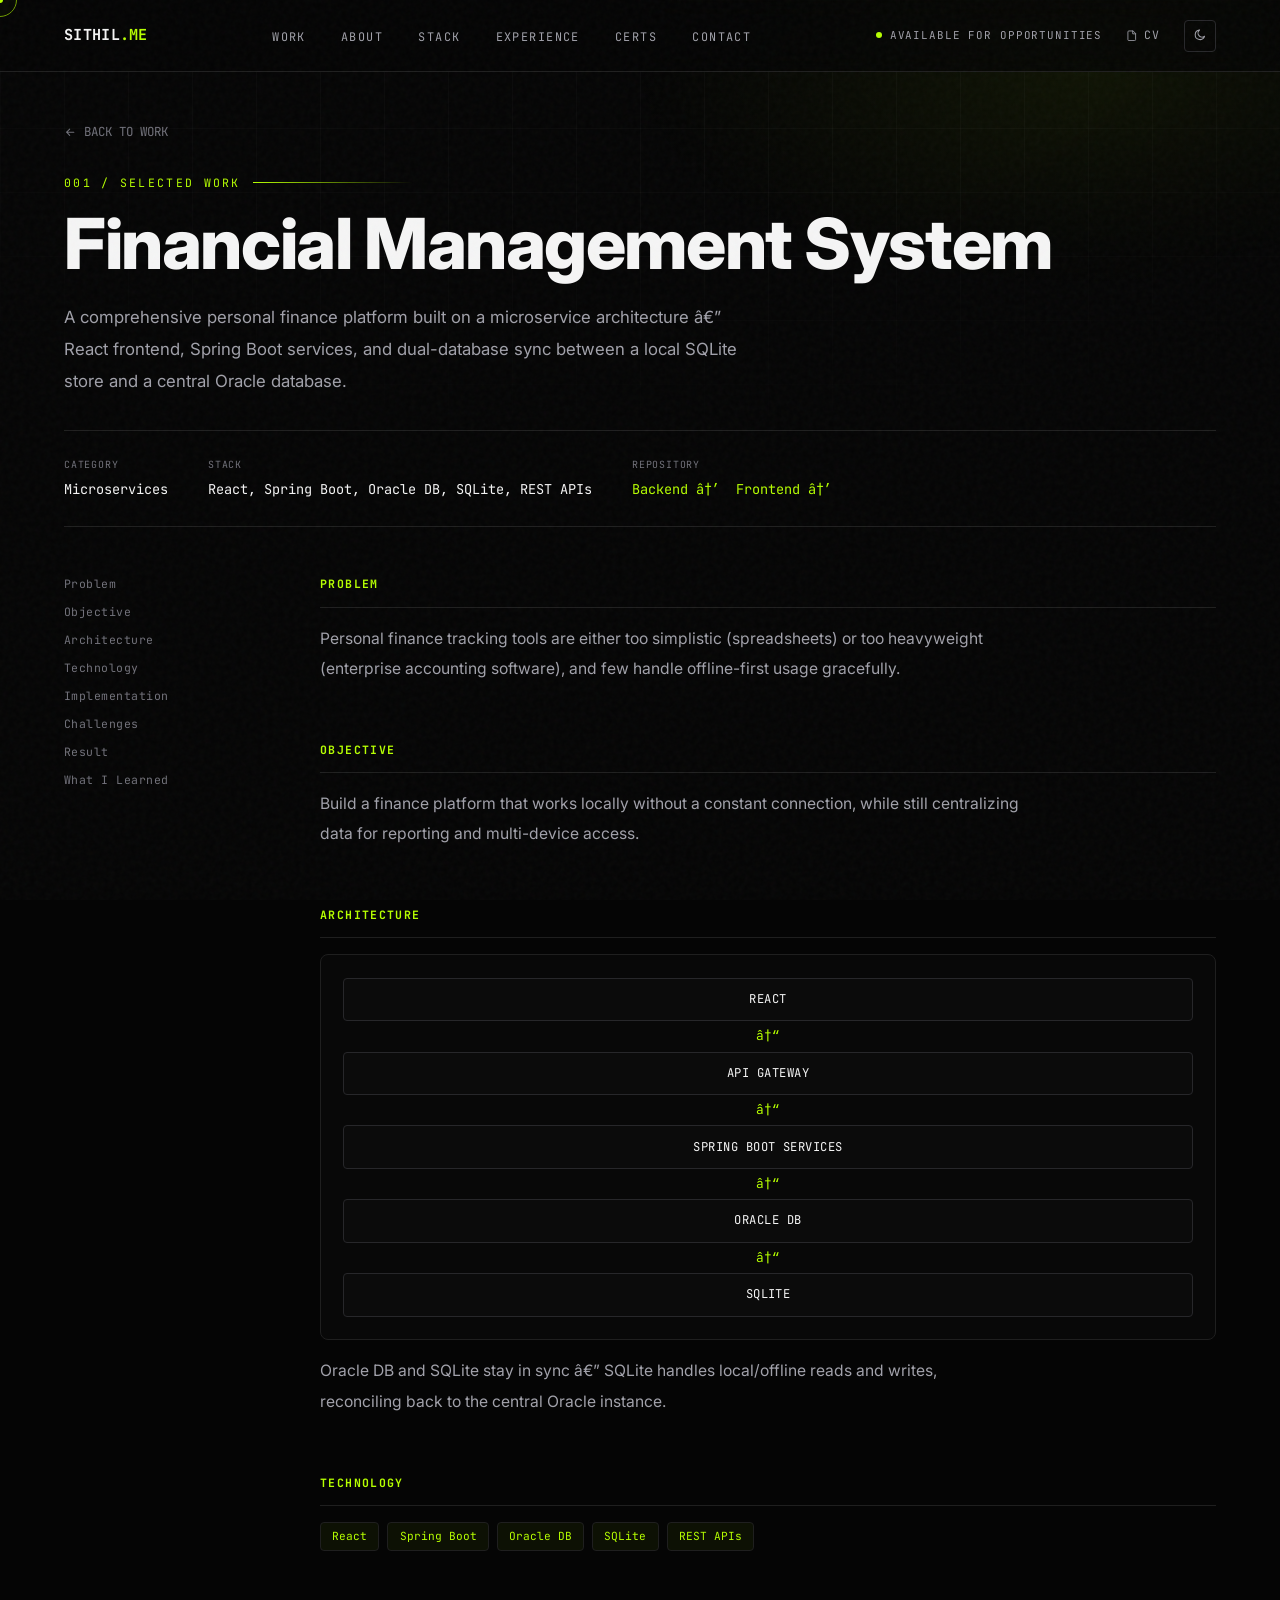
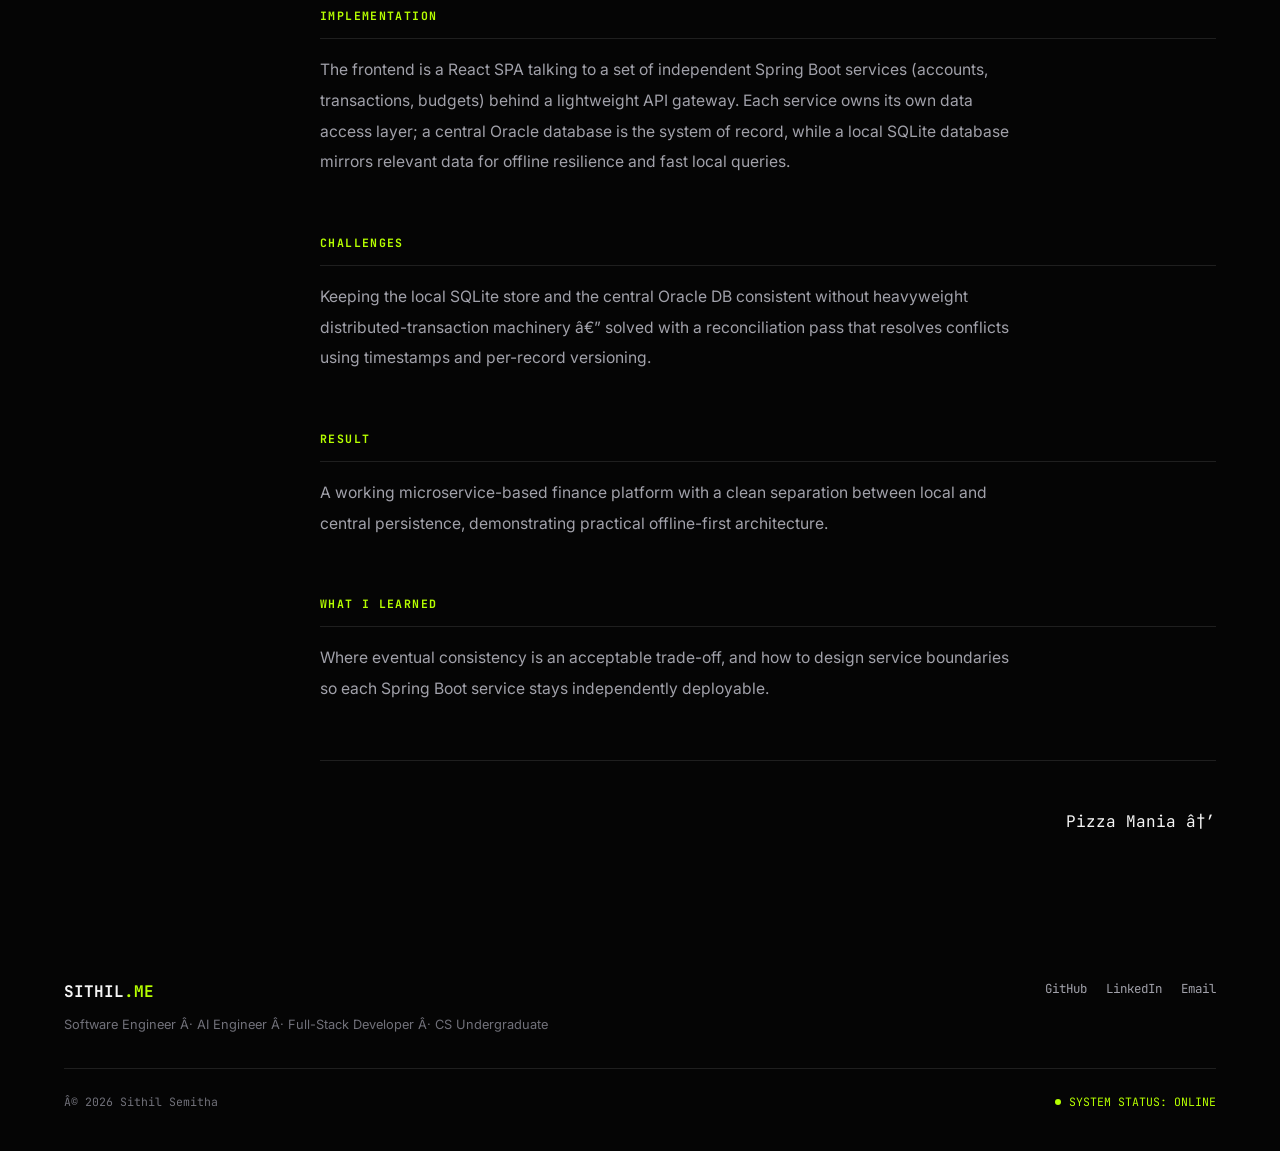
<file: projects/financial-management-system/index.html>
<!DOCTYPE html>
<html lang="en">
<head>
    <meta charset="UTF-8" />
    <meta name="viewport" content="width=device-width, initial-scale=1" />
    <title>Financial Management System â€” Sithil Semitha</title>
    <meta name="description" content="A comprehensive personal finance platform built on a microservice architecture â€” React frontend, Spring Boot services, and dual-database sync between a local SQLite store and a central Oracle database." />
    <link rel="canonical" href="https://www.sithil.me/projects/financial-management-system/" />
    <meta name="theme-color" content="#050505" />
    <link rel="icon" type="image/svg+xml" href="/favicon.svg" />
    <script>
      // Applied before first paint to avoid a flash of the wrong theme.
      (function () {
        try {
          var saved = localStorage.getItem("theme");
          if (saved === "light" || saved === "dark") {
            document.documentElement.setAttribute("data-theme", saved);
          }
        } catch (e) {}
      })();
    </script>

    <meta property="og:type" content="website" />
    <meta property="og:title" content="Financial Management System â€” Sithil Semitha" />
    <meta property="og:description" content="A comprehensive personal finance platform built on a microservice architecture â€” React frontend, Spring Boot services, and dual-database sync between a local SQLite store and a central Oracle database." />
    <meta property="og:url" content="https://www.sithil.me/projects/financial-management-system/" />
    <meta property="og:image" content="https://www.sithil.me/assets/img/profile.png" />
    <meta property="og:site_name" content="Sithil Semitha" />

    <meta name="twitter:card" content="summary_large_image" />
    <meta name="twitter:title" content="Financial Management System â€” Sithil Semitha" />
    <meta name="twitter:description" content="A comprehensive personal finance platform built on a microservice architecture â€” React frontend, Spring Boot services, and dual-database sync between a local SQLite store and a central Oracle database." />
    <meta name="twitter:image" content="https://www.sithil.me/assets/img/profile.png" />

    <link rel="preconnect" href="https://fonts.googleapis.com" />
    <link rel="preconnect" href="https://fonts.gstatic.com" crossorigin />
    <link href="https://fonts.googleapis.com/css2?family=Inter:wght@400;500;600;700;800&family=JetBrains+Mono:wght@400;500;600;700&display=swap" rel="stylesheet" />
    <link rel="stylesheet" href="/assets/css/style.css" />
    <script type="application/ld+json">{"@context":"https://schema.org","@type":"CreativeWork","name":"Financial Management System","description":"A comprehensive personal finance platform built on a microservice architecture â€” React frontend, Spring Boot services, and dual-database sync between a local SQLite store and a central Oracle database.","creator":{"@type":"Person","name":"Sithil Semitha"},"keywords":"React, Spring Boot, Oracle DB, SQLite, REST APIs"}</script>
  </head>
<body class="has-custom-cursor is-loading">
<noscript><style>#preloader{display:none!important;}</style></noscript>
  <div class="preloader" id="preloader" role="status" aria-live="polite" aria-label="Loading">
    <span class="preloader-marker preloader-marker-tl mono" aria-hidden="true">SYS/BOOT</span>
    <span class="preloader-marker preloader-marker-br mono" aria-hidden="true" id="preloaderPercent">0%</span>
    <div class="preloader-inner">
      <div class="preloader-logo mono">SITHIL<span>.ME</span></div>
      <div class="preloader-bar"><div class="preloader-bar-fill" id="preloaderFill"></div></div>
      <div class="preloader-status mono" id="preloaderStatus">INITIALIZING SYSTEM<span class="term-cursor" aria-hidden="true"></span></div>
    </div>
  </div>
<div class="cursor-dot" id="cursorDot" aria-hidden="true"></div>
  <div class="cursor-ring" id="cursorRing" aria-hidden="true"></div>
<div class="backdrop" aria-hidden="true"></div><div class="noise" aria-hidden="true"></div>
<a class="skip-link" href="#main">Skip to content</a>
  <nav class="nav" aria-label="Primary">
    <a href="/#home" class="nav-logo">SITHIL<span>.ME</span></a>
    <ul class="nav-links">
      <li><a href="/#work" data-num="05">Work</a></li><li><a href="/#about" data-num="01">About</a></li><li><a href="/#stack" data-num="04">Stack</a></li><li><a href="/#experience" data-num="06">Experience</a></li><li><a href="/#certifications" data-num="03">Certs</a></li><li><a href="/#contact" data-num="09">Contact</a></li>
    </ul>
    <div class="nav-right">
      <div class="status-pill"><span class="status-dot" aria-hidden="true"></span>AVAILABLE FOR OPPORTUNITIES</div>
      <a class="nav-cv-desktop mono" href="https://drive.google.com/file/d/1ls0TTTP1z27AsNgHDD1EcAv54W3tk1Ug/view?usp=sharing" target="_blank" rel="noopener" style="font-size:.72rem;letter-spacing:.08em;color:var(--text-1);display:flex;align-items:center;gap:.4rem;"><svg viewBox="0 0 24 24" fill="none" stroke="currentColor" stroke-width="1.8" stroke-linecap="round" stroke-linejoin="round" aria-hidden="true"><path d="M14 2H6a2 2 0 0 0-2 2v16a2 2 0 0 0 2 2h12a2 2 0 0 0 2-2V8Z"/><path d="M14 2v6h6"/></svg>CV</a>
      <button class="theme-toggle" id="themeToggle" aria-label="Switch to light theme">
        <span class="icon-moon"><svg viewBox="0 0 24 24" fill="none" stroke="currentColor" stroke-width="1.8" stroke-linecap="round" stroke-linejoin="round" aria-hidden="true"><path d="M20.5 14.5a8.5 8.5 0 1 1-9-11 7 7 0 0 0 9 11Z"/></svg></span><span class="icon-sun"><svg viewBox="0 0 24 24" fill="none" stroke="currentColor" stroke-width="1.8" stroke-linecap="round" stroke-linejoin="round" aria-hidden="true"><circle cx="12" cy="12" r="4.2"/><path d="M12 2.5v2.4M12 19.1v2.4M4.6 4.6l1.7 1.7M17.7 17.7l1.7 1.7M2.5 12h2.4M19.1 12h2.4M4.6 19.4l1.7-1.7M17.7 6.3l1.7-1.7"/></svg></span>
      </button>
      <button class="nav-toggle" id="navToggle" aria-label="Open menu" aria-expanded="false" aria-controls="mobileMenu">
        <span></span><span></span><span></span>
      </button>
    </div>
  </nav>
  <div class="mobile-menu" id="mobileMenu">
    <nav aria-label="Mobile">
      <a href="/#work"><span>05</span>Work</a><a href="/#about"><span>01</span>About</a><a href="/#stack"><span>04</span>Stack</a><a href="/#experience"><span>06</span>Experience</a><a href="/#certifications"><span>03</span>Certs</a><a href="/#contact"><span>09</span>Contact</a>
    </nav>
    <div class="mobile-menu-footer">
      <a class="btn btn-outline" href="https://github.com/SithilSemitha" target="_blank" rel="noopener">GitHub</a>
      <a class="btn btn-outline" href="https://www.linkedin.com/in/sithil-semitha/" target="_blank" rel="noopener">LinkedIn</a>
      <a class="btn btn-fill" href="mailto:sithilsemithad@gmail.com">Email</a>
    </div>
  </div>
<main id="main">
<article><div class="case-hero">
    <a class="case-back mono" href="/#work"><svg viewBox="0 0 24 24" fill="none" stroke="currentColor" stroke-width="2" stroke-linecap="round" stroke-linejoin="round" aria-hidden="true"><path d="M19 12H5M11 18l-6-6 6-6"/></svg>BACK TO WORK</a>
    <p class="eyebrow">001 / SELECTED WORK</p>
    <h1 class="case-title">Financial Management System</h1>
    
    <p class="case-summary">A comprehensive personal finance platform built on a microservice architecture â€” React frontend, Spring Boot services, and dual-database sync between a local SQLite store and a central Oracle database.</p>
    <dl class="case-meta-row">
      <div><dt>Category</dt><dd>Microservices</dd></div>
      <div><dt>Stack</dt><dd>React, Spring Boot, Oracle DB, SQLite, REST APIs</dd></div>
      <div><dt>Repository</dt><dd><a href="https://github.com/SithilSemitha/Financial-System-Back-End" target="_blank" rel="noopener" style="color:var(--lime)">Backend â†’</a> &nbsp;<a href="https://github.com/SithilSemitha/Financial-System-Front-End" target="_blank" rel="noopener" style="color:var(--lime)">Frontend â†’</a></dd></div>
    </dl>
  </div>
  <div class="case-body">
    <nav class="case-toc" aria-label="Case study sections">
      <a href="#problem">Problem</a><a href="#objective">Objective</a><a href="#architecture">Architecture</a><a href="#stack">Technology</a><a href="#implementation">Implementation</a><a href="#challenges">Challenges</a><a href="#result">Result</a><a href="#learned">What I Learned</a>
    </nav>
    <div>
      <div class="case-section" id="problem">
        <h2>Problem</h2>
        <p>Personal finance tracking tools are either too simplistic (spreadsheets) or too heavyweight (enterprise accounting software), and few handle offline-first usage gracefully.</p>
      </div>
      <div class="case-section" id="objective">
        <h2>Objective</h2>
        <p>Build a finance platform that works locally without a constant connection, while still centralizing data for reporting and multi-device access.</p>
      </div>
      <div class="case-section" id="architecture">
        <h2>Architecture</h2>
        <div class="arch-diagram" role="img" aria-label="Architecture: REACT leads to API GATEWAY leads to SPRING BOOT SERVICES leads to ORACLE DB leads to SQLITE">
          <div class="arch-node">REACT</div><div class="arch-arrow" aria-hidden="true">â†“</div><div class="arch-node">API GATEWAY</div><div class="arch-arrow" aria-hidden="true">â†“</div><div class="arch-node">SPRING BOOT SERVICES</div><div class="arch-arrow" aria-hidden="true">â†“</div><div class="arch-node">ORACLE DB</div><div class="arch-arrow" aria-hidden="true">â†“</div><div class="arch-node">SQLITE</div>
        </div>
        <p class="arch-note">Oracle DB and SQLite stay in sync â€” SQLite handles local/offline reads and writes, reconciling back to the central Oracle instance.</p>
      </div>
      <div class="case-section" id="stack">
        <h2>Technology</h2>
        <div class="project-tech">
          <span class="tech-chip mono">React</span><span class="tech-chip mono">Spring Boot</span><span class="tech-chip mono">Oracle DB</span><span class="tech-chip mono">SQLite</span><span class="tech-chip mono">REST APIs</span>
        </div>
      </div>
      <div class="case-section" id="implementation">
        <h2>Implementation</h2>
        <p>The frontend is a React SPA talking to a set of independent Spring Boot services (accounts, transactions, budgets) behind a lightweight API gateway. Each service owns its own data access layer; a central Oracle database is the system of record, while a local SQLite database mirrors relevant data for offline resilience and fast local queries.</p>
      </div>
      <div class="case-section" id="challenges">
        <h2>Challenges</h2>
        <p>Keeping the local SQLite store and the central Oracle DB consistent without heavyweight distributed-transaction machinery â€” solved with a reconciliation pass that resolves conflicts using timestamps and per-record versioning.</p>
      </div>
      <div class="case-section" id="result">
        <h2>Result</h2>
        <p>A working microservice-based finance platform with a clean separation between local and central persistence, demonstrating practical offline-first architecture.</p>
      </div>
      <div class="case-section" id="learned">
        <h2>What I Learned</h2>
        <p>Where eventual consistency is an acceptable trade-off, and how to design service boundaries so each Spring Boot service stays independently deployable.</p>
      </div>

      <div class="case-nav-links mono">
        <span></span>
        <a href="/projects/pizza-mania/">Pizza Mania â†’</a>
      </div>
    </div>
  </div></article>
</main>
<footer class="footer">
    <div class="footer-grid">
      <div>
        <div class="footer-brand">SITHIL<span>.ME</span></div>
        <p class="footer-roles">Software Engineer Â· AI Engineer Â· Full-Stack Developer Â· CS Undergraduate</p>
      </div>
      <div class="footer-links">
        <a href="https://github.com/SithilSemitha" target="_blank" rel="noopener">GitHub</a>
        <a href="https://www.linkedin.com/in/sithil-semitha/" target="_blank" rel="noopener">LinkedIn</a>
        <a href="mailto:sithilsemithad@gmail.com">Email</a>
      </div>
    </div>
    <div class="footer-bottom">
      <span>Â© 2026 Sithil Semitha</span>
      <span class="footer-status"><span class="status-dot" aria-hidden="true"></span>SYSTEM STATUS: ONLINE</span>
    </div>
  </footer>
<script src="/assets/js/main.js" defer></script>
</body>
</html>
</file>
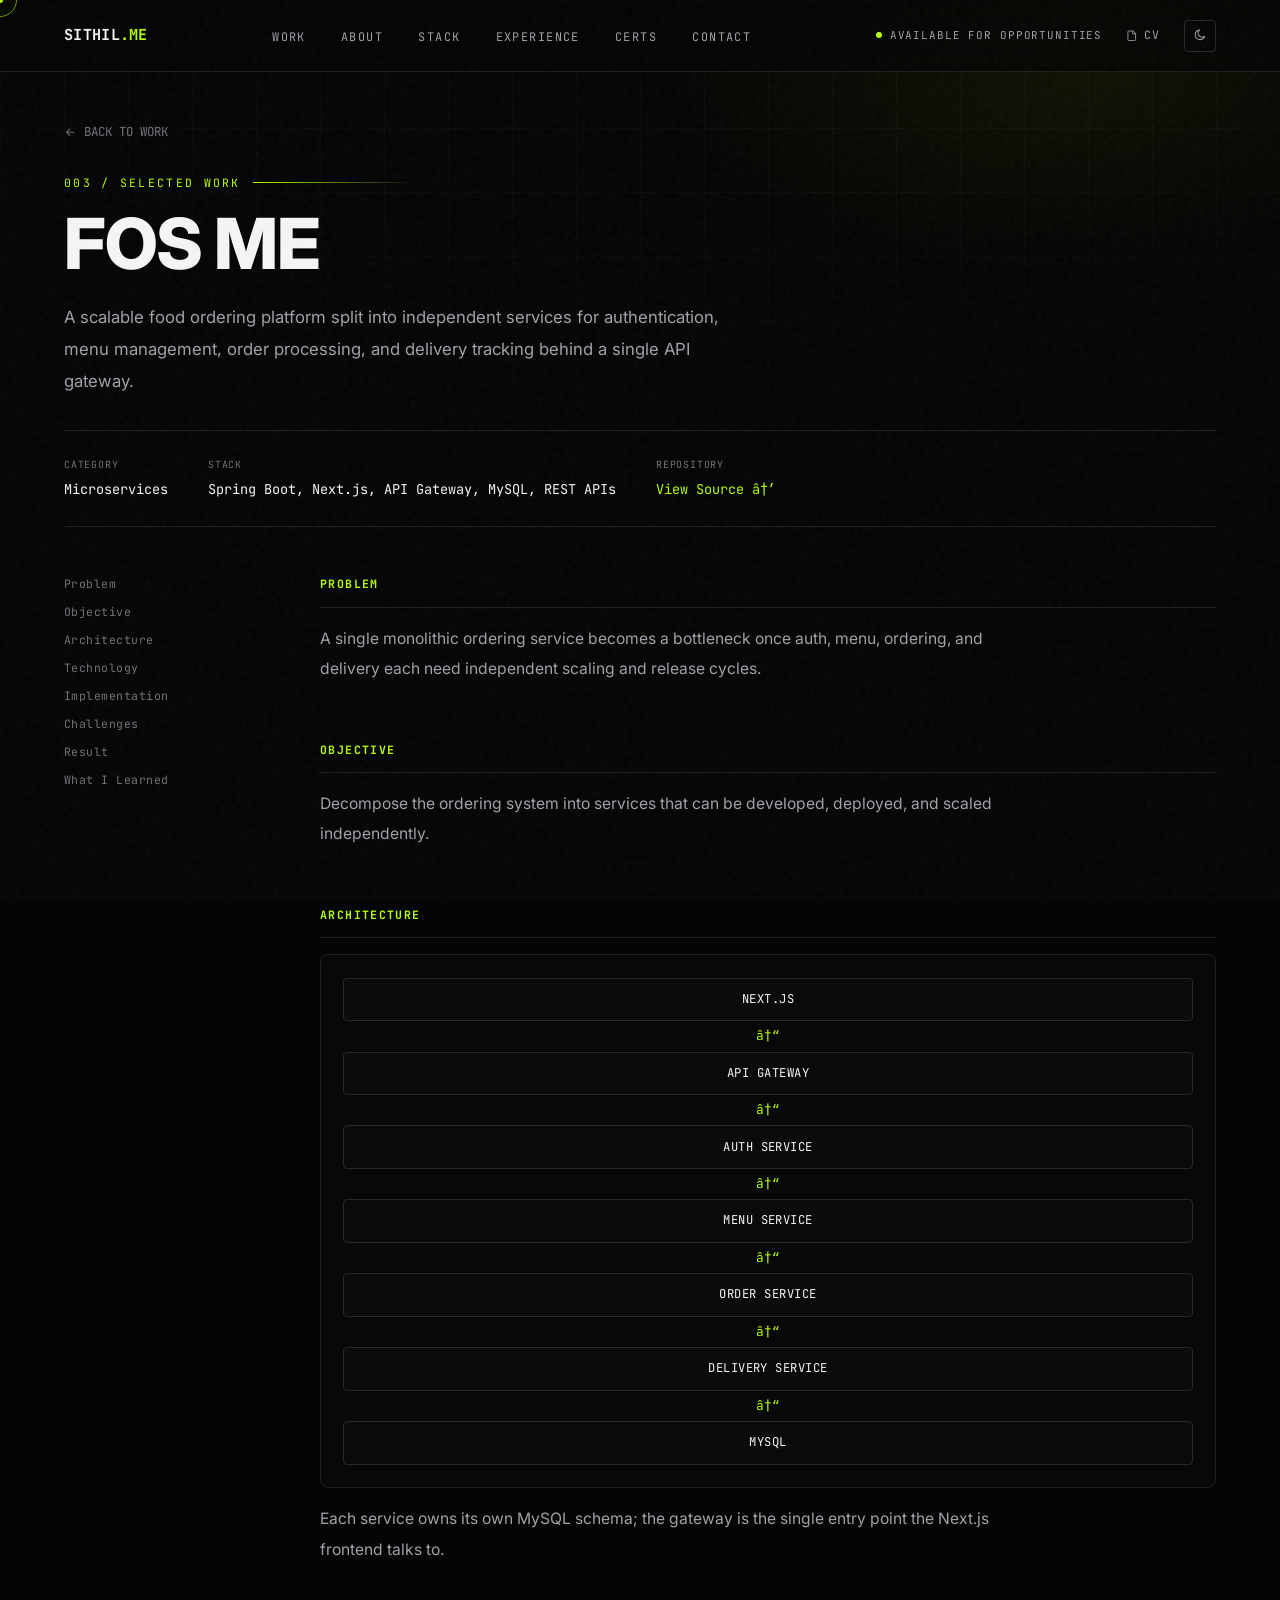
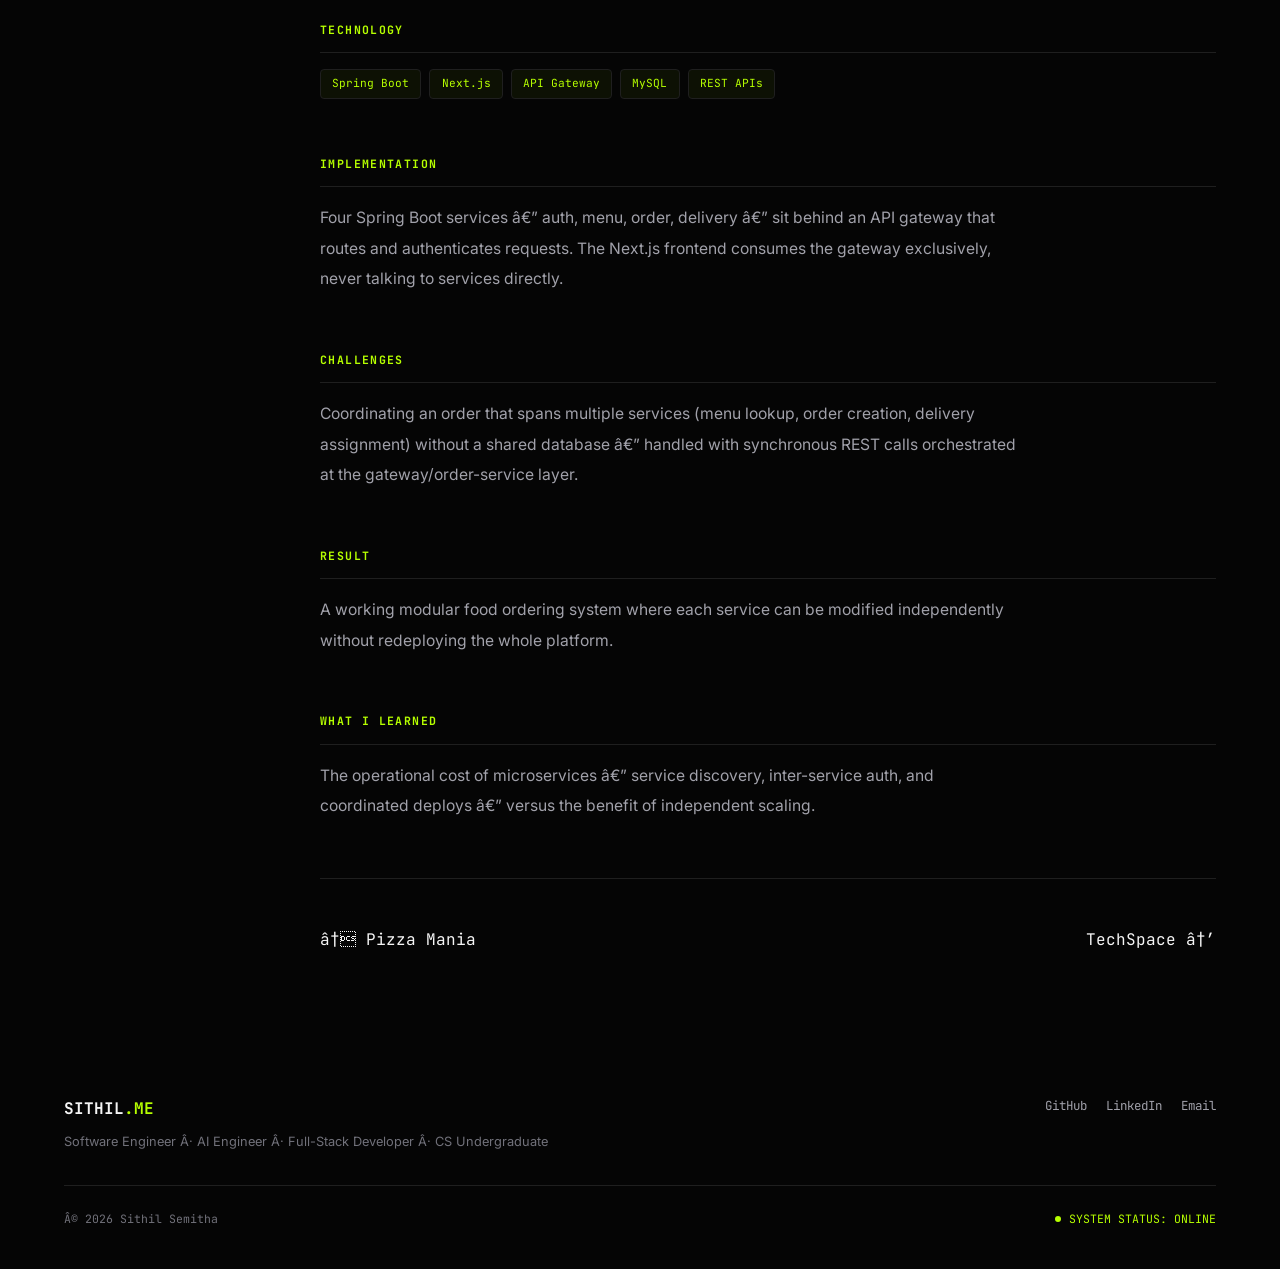
<file: projects/fos-me/index.html>
<!DOCTYPE html>
<html lang="en">
<head>
    <meta charset="UTF-8" />
    <meta name="viewport" content="width=device-width, initial-scale=1" />
    <title>FOS ME â€” Sithil Semitha</title>
    <meta name="description" content="A scalable food ordering platform split into independent services for authentication, menu management, order processing, and delivery tracking behind a single API gateway." />
    <link rel="canonical" href="https://www.sithil.me/projects/fos-me/" />
    <meta name="theme-color" content="#050505" />
    <link rel="icon" type="image/svg+xml" href="/favicon.svg" />
    <script>
      // Applied before first paint to avoid a flash of the wrong theme.
      (function () {
        try {
          var saved = localStorage.getItem("theme");
          if (saved === "light" || saved === "dark") {
            document.documentElement.setAttribute("data-theme", saved);
          }
        } catch (e) {}
      })();
    </script>

    <meta property="og:type" content="website" />
    <meta property="og:title" content="FOS ME â€” Sithil Semitha" />
    <meta property="og:description" content="A scalable food ordering platform split into independent services for authentication, menu management, order processing, and delivery tracking behind a single API gateway." />
    <meta property="og:url" content="https://www.sithil.me/projects/fos-me/" />
    <meta property="og:image" content="https://www.sithil.me/assets/img/profile.png" />
    <meta property="og:site_name" content="Sithil Semitha" />

    <meta name="twitter:card" content="summary_large_image" />
    <meta name="twitter:title" content="FOS ME â€” Sithil Semitha" />
    <meta name="twitter:description" content="A scalable food ordering platform split into independent services for authentication, menu management, order processing, and delivery tracking behind a single API gateway." />
    <meta name="twitter:image" content="https://www.sithil.me/assets/img/profile.png" />

    <link rel="preconnect" href="https://fonts.googleapis.com" />
    <link rel="preconnect" href="https://fonts.gstatic.com" crossorigin />
    <link href="https://fonts.googleapis.com/css2?family=Inter:wght@400;500;600;700;800&family=JetBrains+Mono:wght@400;500;600;700&display=swap" rel="stylesheet" />
    <link rel="stylesheet" href="/assets/css/style.css" />
    <script type="application/ld+json">{"@context":"https://schema.org","@type":"CreativeWork","name":"FOS ME","description":"A scalable food ordering platform split into independent services for authentication, menu management, order processing, and delivery tracking behind a single API gateway.","creator":{"@type":"Person","name":"Sithil Semitha"},"keywords":"Spring Boot, Next.js, API Gateway, MySQL, REST APIs"}</script>
  </head>
<body class="has-custom-cursor is-loading">
<noscript><style>#preloader{display:none!important;}</style></noscript>
  <div class="preloader" id="preloader" role="status" aria-live="polite" aria-label="Loading">
    <span class="preloader-marker preloader-marker-tl mono" aria-hidden="true">SYS/BOOT</span>
    <span class="preloader-marker preloader-marker-br mono" aria-hidden="true" id="preloaderPercent">0%</span>
    <div class="preloader-inner">
      <div class="preloader-logo mono">SITHIL<span>.ME</span></div>
      <div class="preloader-bar"><div class="preloader-bar-fill" id="preloaderFill"></div></div>
      <div class="preloader-status mono" id="preloaderStatus">INITIALIZING SYSTEM<span class="term-cursor" aria-hidden="true"></span></div>
    </div>
  </div>
<div class="cursor-dot" id="cursorDot" aria-hidden="true"></div>
  <div class="cursor-ring" id="cursorRing" aria-hidden="true"></div>
<div class="backdrop" aria-hidden="true"></div><div class="noise" aria-hidden="true"></div>
<a class="skip-link" href="#main">Skip to content</a>
  <nav class="nav" aria-label="Primary">
    <a href="/#home" class="nav-logo">SITHIL<span>.ME</span></a>
    <ul class="nav-links">
      <li><a href="/#work" data-num="05">Work</a></li><li><a href="/#about" data-num="01">About</a></li><li><a href="/#stack" data-num="04">Stack</a></li><li><a href="/#experience" data-num="06">Experience</a></li><li><a href="/#certifications" data-num="03">Certs</a></li><li><a href="/#contact" data-num="09">Contact</a></li>
    </ul>
    <div class="nav-right">
      <div class="status-pill"><span class="status-dot" aria-hidden="true"></span>AVAILABLE FOR OPPORTUNITIES</div>
      <a class="nav-cv-desktop mono" href="https://drive.google.com/file/d/1ls0TTTP1z27AsNgHDD1EcAv54W3tk1Ug/view?usp=sharing" target="_blank" rel="noopener" style="font-size:.72rem;letter-spacing:.08em;color:var(--text-1);display:flex;align-items:center;gap:.4rem;"><svg viewBox="0 0 24 24" fill="none" stroke="currentColor" stroke-width="1.8" stroke-linecap="round" stroke-linejoin="round" aria-hidden="true"><path d="M14 2H6a2 2 0 0 0-2 2v16a2 2 0 0 0 2 2h12a2 2 0 0 0 2-2V8Z"/><path d="M14 2v6h6"/></svg>CV</a>
      <button class="theme-toggle" id="themeToggle" aria-label="Switch to light theme">
        <span class="icon-moon"><svg viewBox="0 0 24 24" fill="none" stroke="currentColor" stroke-width="1.8" stroke-linecap="round" stroke-linejoin="round" aria-hidden="true"><path d="M20.5 14.5a8.5 8.5 0 1 1-9-11 7 7 0 0 0 9 11Z"/></svg></span><span class="icon-sun"><svg viewBox="0 0 24 24" fill="none" stroke="currentColor" stroke-width="1.8" stroke-linecap="round" stroke-linejoin="round" aria-hidden="true"><circle cx="12" cy="12" r="4.2"/><path d="M12 2.5v2.4M12 19.1v2.4M4.6 4.6l1.7 1.7M17.7 17.7l1.7 1.7M2.5 12h2.4M19.1 12h2.4M4.6 19.4l1.7-1.7M17.7 6.3l1.7-1.7"/></svg></span>
      </button>
      <button class="nav-toggle" id="navToggle" aria-label="Open menu" aria-expanded="false" aria-controls="mobileMenu">
        <span></span><span></span><span></span>
      </button>
    </div>
  </nav>
  <div class="mobile-menu" id="mobileMenu">
    <nav aria-label="Mobile">
      <a href="/#work"><span>05</span>Work</a><a href="/#about"><span>01</span>About</a><a href="/#stack"><span>04</span>Stack</a><a href="/#experience"><span>06</span>Experience</a><a href="/#certifications"><span>03</span>Certs</a><a href="/#contact"><span>09</span>Contact</a>
    </nav>
    <div class="mobile-menu-footer">
      <a class="btn btn-outline" href="https://github.com/SithilSemitha" target="_blank" rel="noopener">GitHub</a>
      <a class="btn btn-outline" href="https://www.linkedin.com/in/sithil-semitha/" target="_blank" rel="noopener">LinkedIn</a>
      <a class="btn btn-fill" href="mailto:sithilsemithad@gmail.com">Email</a>
    </div>
  </div>
<main id="main">
<article><div class="case-hero">
    <a class="case-back mono" href="/#work"><svg viewBox="0 0 24 24" fill="none" stroke="currentColor" stroke-width="2" stroke-linecap="round" stroke-linejoin="round" aria-hidden="true"><path d="M19 12H5M11 18l-6-6 6-6"/></svg>BACK TO WORK</a>
    <p class="eyebrow">003 / SELECTED WORK</p>
    <h1 class="case-title">FOS ME</h1>
    
    <p class="case-summary">A scalable food ordering platform split into independent services for authentication, menu management, order processing, and delivery tracking behind a single API gateway.</p>
    <dl class="case-meta-row">
      <div><dt>Category</dt><dd>Microservices</dd></div>
      <div><dt>Stack</dt><dd>Spring Boot, Next.js, API Gateway, MySQL, REST APIs</dd></div>
      <div><dt>Repository</dt><dd><a href="https://github.com/SithilSemitha/Food-Ordering-System" target="_blank" rel="noopener" style="color:var(--lime)">View Source â†’</a></dd></div>
    </dl>
  </div>
  <div class="case-body">
    <nav class="case-toc" aria-label="Case study sections">
      <a href="#problem">Problem</a><a href="#objective">Objective</a><a href="#architecture">Architecture</a><a href="#stack">Technology</a><a href="#implementation">Implementation</a><a href="#challenges">Challenges</a><a href="#result">Result</a><a href="#learned">What I Learned</a>
    </nav>
    <div>
      <div class="case-section" id="problem">
        <h2>Problem</h2>
        <p>A single monolithic ordering service becomes a bottleneck once auth, menu, ordering, and delivery each need independent scaling and release cycles.</p>
      </div>
      <div class="case-section" id="objective">
        <h2>Objective</h2>
        <p>Decompose the ordering system into services that can be developed, deployed, and scaled independently.</p>
      </div>
      <div class="case-section" id="architecture">
        <h2>Architecture</h2>
        <div class="arch-diagram" role="img" aria-label="Architecture: NEXT.JS leads to API GATEWAY leads to AUTH SERVICE leads to MENU SERVICE leads to ORDER SERVICE leads to DELIVERY SERVICE leads to MYSQL">
          <div class="arch-node">NEXT.JS</div><div class="arch-arrow" aria-hidden="true">â†“</div><div class="arch-node">API GATEWAY</div><div class="arch-arrow" aria-hidden="true">â†“</div><div class="arch-node">AUTH SERVICE</div><div class="arch-arrow" aria-hidden="true">â†“</div><div class="arch-node">MENU SERVICE</div><div class="arch-arrow" aria-hidden="true">â†“</div><div class="arch-node">ORDER SERVICE</div><div class="arch-arrow" aria-hidden="true">â†“</div><div class="arch-node">DELIVERY SERVICE</div><div class="arch-arrow" aria-hidden="true">â†“</div><div class="arch-node">MYSQL</div>
        </div>
        <p class="arch-note">Each service owns its own MySQL schema; the gateway is the single entry point the Next.js frontend talks to.</p>
      </div>
      <div class="case-section" id="stack">
        <h2>Technology</h2>
        <div class="project-tech">
          <span class="tech-chip mono">Spring Boot</span><span class="tech-chip mono">Next.js</span><span class="tech-chip mono">API Gateway</span><span class="tech-chip mono">MySQL</span><span class="tech-chip mono">REST APIs</span>
        </div>
      </div>
      <div class="case-section" id="implementation">
        <h2>Implementation</h2>
        <p>Four Spring Boot services â€” auth, menu, order, delivery â€” sit behind an API gateway that routes and authenticates requests. The Next.js frontend consumes the gateway exclusively, never talking to services directly.</p>
      </div>
      <div class="case-section" id="challenges">
        <h2>Challenges</h2>
        <p>Coordinating an order that spans multiple services (menu lookup, order creation, delivery assignment) without a shared database â€” handled with synchronous REST calls orchestrated at the gateway/order-service layer.</p>
      </div>
      <div class="case-section" id="result">
        <h2>Result</h2>
        <p>A working modular food ordering system where each service can be modified independently without redeploying the whole platform.</p>
      </div>
      <div class="case-section" id="learned">
        <h2>What I Learned</h2>
        <p>The operational cost of microservices â€” service discovery, inter-service auth, and coordinated deploys â€” versus the benefit of independent scaling.</p>
      </div>

      <div class="case-nav-links mono">
        <a href="/projects/pizza-mania/">â† Pizza Mania</a>
        <a href="/projects/techspace/">TechSpace â†’</a>
      </div>
    </div>
  </div></article>
</main>
<footer class="footer">
    <div class="footer-grid">
      <div>
        <div class="footer-brand">SITHIL<span>.ME</span></div>
        <p class="footer-roles">Software Engineer Â· AI Engineer Â· Full-Stack Developer Â· CS Undergraduate</p>
      </div>
      <div class="footer-links">
        <a href="https://github.com/SithilSemitha" target="_blank" rel="noopener">GitHub</a>
        <a href="https://www.linkedin.com/in/sithil-semitha/" target="_blank" rel="noopener">LinkedIn</a>
        <a href="mailto:sithilsemithad@gmail.com">Email</a>
      </div>
    </div>
    <div class="footer-bottom">
      <span>Â© 2026 Sithil Semitha</span>
      <span class="footer-status"><span class="status-dot" aria-hidden="true"></span>SYSTEM STATUS: ONLINE</span>
    </div>
  </footer>
<script src="/assets/js/main.js" defer></script>
</body>
</html>
</file>
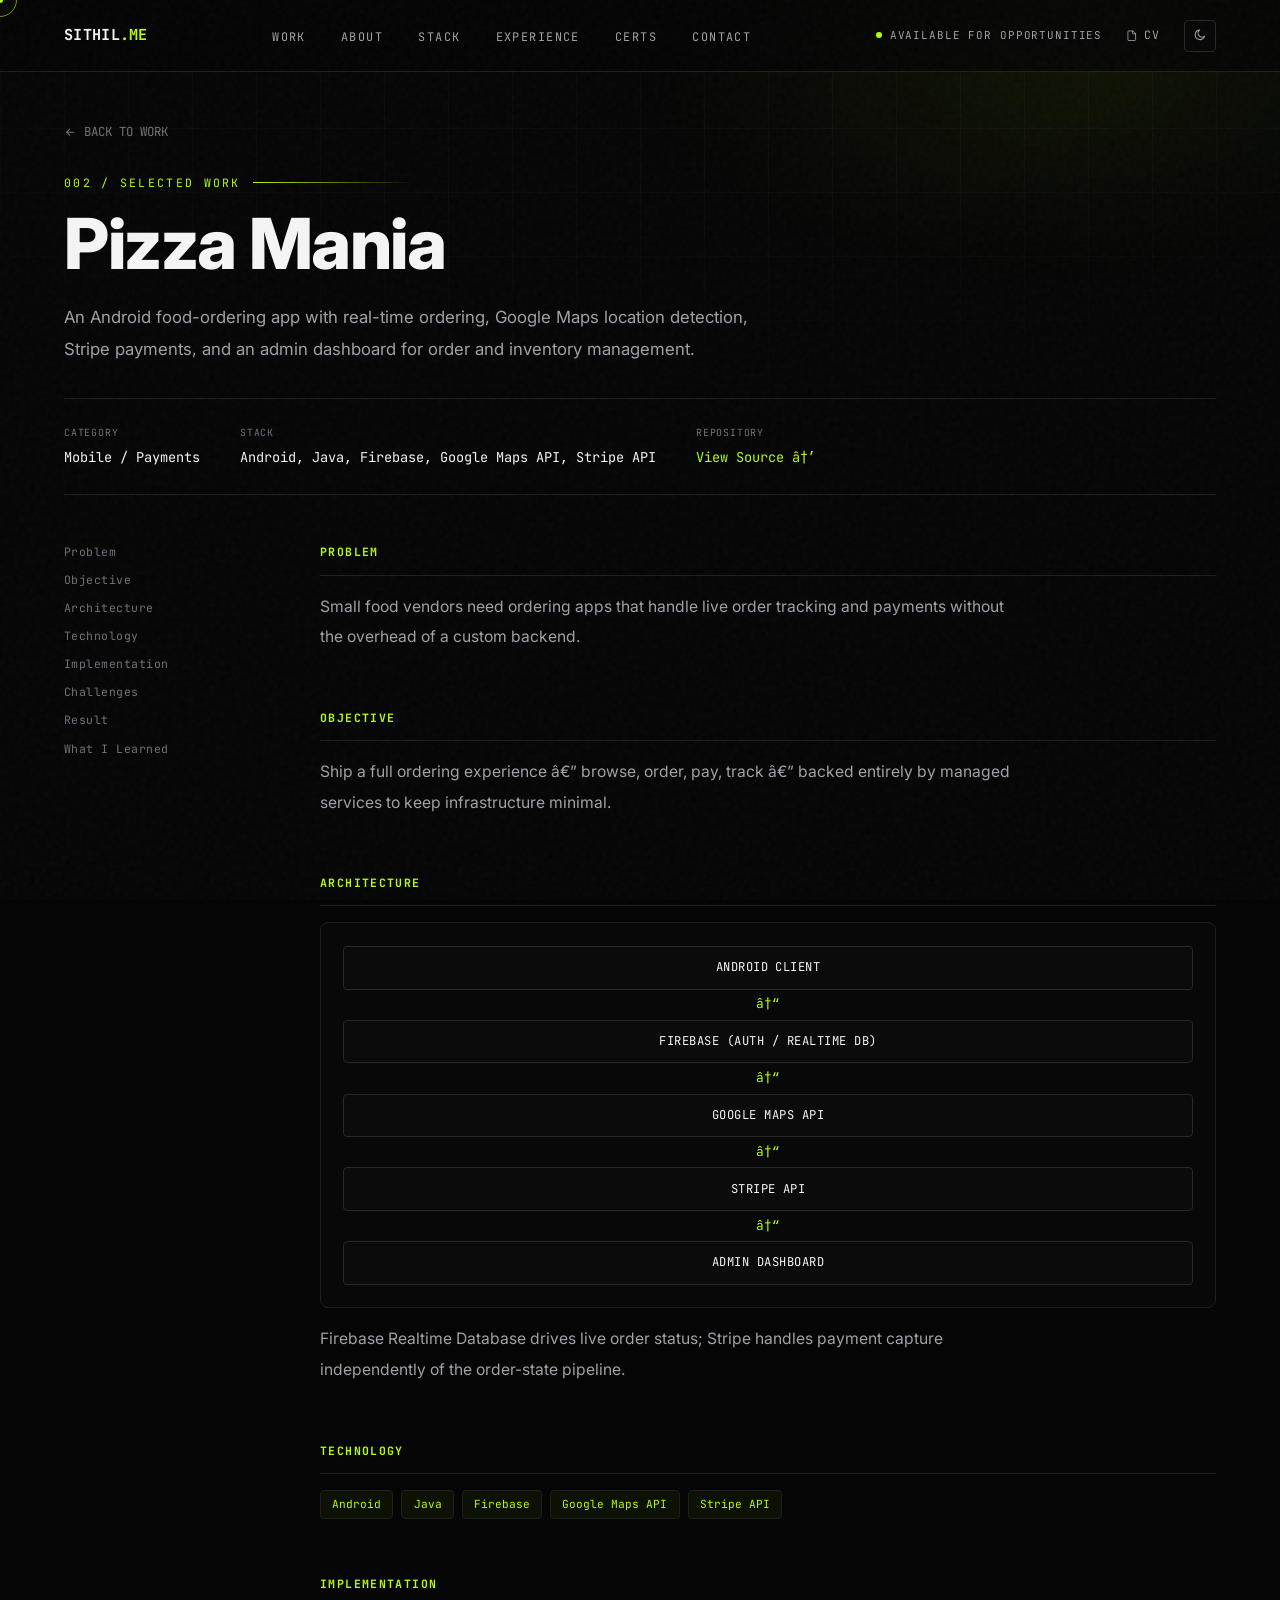
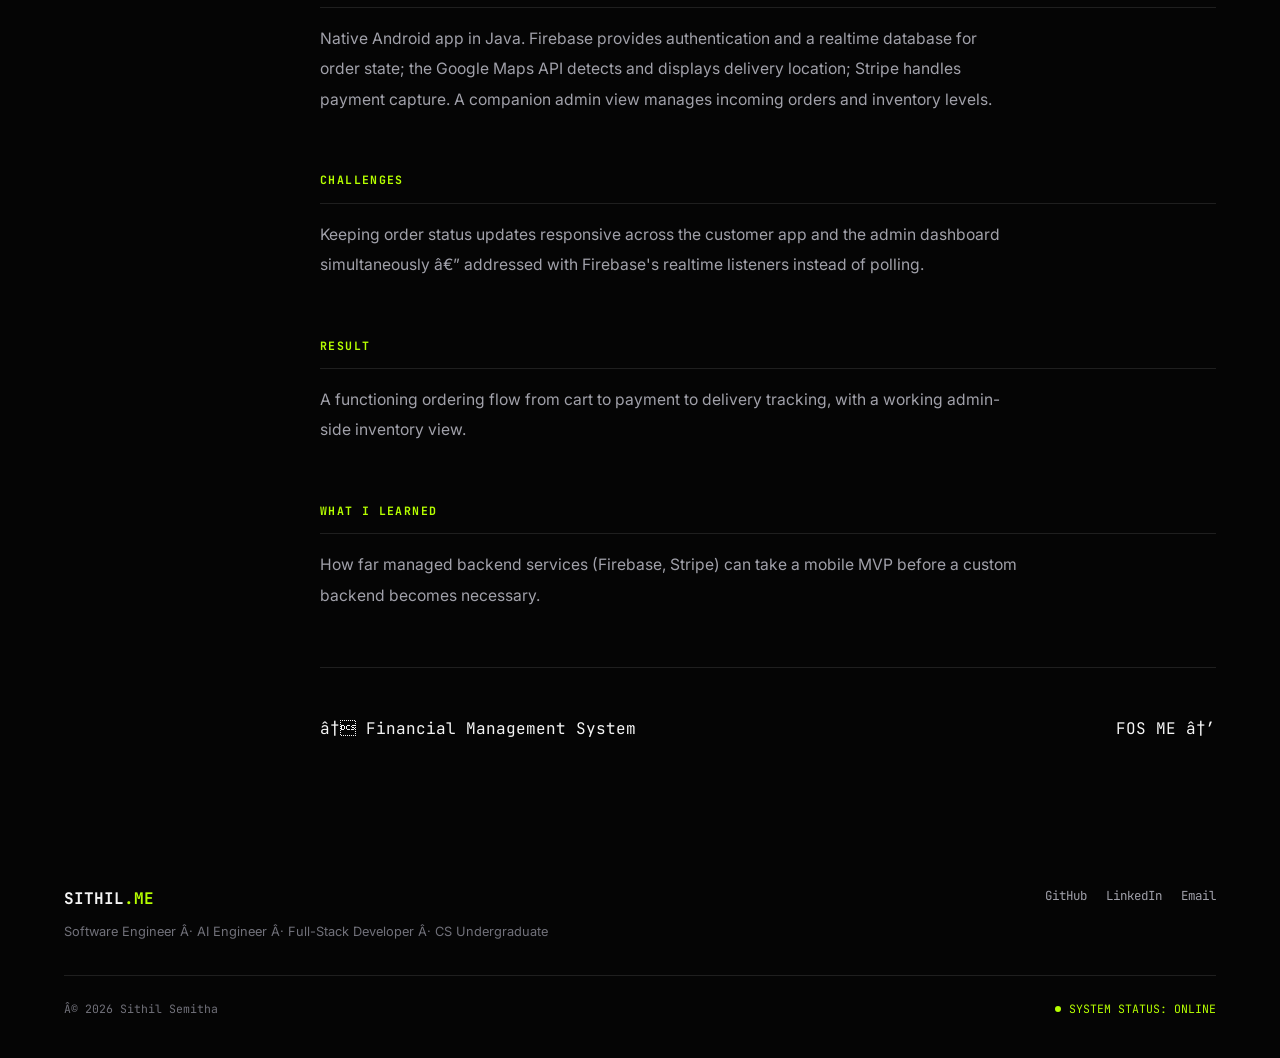
<file: projects/pizza-mania/index.html>
<!DOCTYPE html>
<html lang="en">
<head>
    <meta charset="UTF-8" />
    <meta name="viewport" content="width=device-width, initial-scale=1" />
    <title>Pizza Mania â€” Sithil Semitha</title>
    <meta name="description" content="An Android food-ordering app with real-time ordering, Google Maps location detection, Stripe payments, and an admin dashboard for order and inventory management." />
    <link rel="canonical" href="https://www.sithil.me/projects/pizza-mania/" />
    <meta name="theme-color" content="#050505" />
    <link rel="icon" type="image/svg+xml" href="/favicon.svg" />
    <script>
      // Applied before first paint to avoid a flash of the wrong theme.
      (function () {
        try {
          var saved = localStorage.getItem("theme");
          if (saved === "light" || saved === "dark") {
            document.documentElement.setAttribute("data-theme", saved);
          }
        } catch (e) {}
      })();
    </script>

    <meta property="og:type" content="website" />
    <meta property="og:title" content="Pizza Mania â€” Sithil Semitha" />
    <meta property="og:description" content="An Android food-ordering app with real-time ordering, Google Maps location detection, Stripe payments, and an admin dashboard for order and inventory management." />
    <meta property="og:url" content="https://www.sithil.me/projects/pizza-mania/" />
    <meta property="og:image" content="https://www.sithil.me/assets/img/profile.png" />
    <meta property="og:site_name" content="Sithil Semitha" />

    <meta name="twitter:card" content="summary_large_image" />
    <meta name="twitter:title" content="Pizza Mania â€” Sithil Semitha" />
    <meta name="twitter:description" content="An Android food-ordering app with real-time ordering, Google Maps location detection, Stripe payments, and an admin dashboard for order and inventory management." />
    <meta name="twitter:image" content="https://www.sithil.me/assets/img/profile.png" />

    <link rel="preconnect" href="https://fonts.googleapis.com" />
    <link rel="preconnect" href="https://fonts.gstatic.com" crossorigin />
    <link href="https://fonts.googleapis.com/css2?family=Inter:wght@400;500;600;700;800&family=JetBrains+Mono:wght@400;500;600;700&display=swap" rel="stylesheet" />
    <link rel="stylesheet" href="/assets/css/style.css" />
    <script type="application/ld+json">{"@context":"https://schema.org","@type":"CreativeWork","name":"Pizza Mania","description":"An Android food-ordering app with real-time ordering, Google Maps location detection, Stripe payments, and an admin dashboard for order and inventory management.","creator":{"@type":"Person","name":"Sithil Semitha"},"keywords":"Android, Java, Firebase, Google Maps API, Stripe API"}</script>
  </head>
<body class="has-custom-cursor is-loading">
<noscript><style>#preloader{display:none!important;}</style></noscript>
  <div class="preloader" id="preloader" role="status" aria-live="polite" aria-label="Loading">
    <span class="preloader-marker preloader-marker-tl mono" aria-hidden="true">SYS/BOOT</span>
    <span class="preloader-marker preloader-marker-br mono" aria-hidden="true" id="preloaderPercent">0%</span>
    <div class="preloader-inner">
      <div class="preloader-logo mono">SITHIL<span>.ME</span></div>
      <div class="preloader-bar"><div class="preloader-bar-fill" id="preloaderFill"></div></div>
      <div class="preloader-status mono" id="preloaderStatus">INITIALIZING SYSTEM<span class="term-cursor" aria-hidden="true"></span></div>
    </div>
  </div>
<div class="cursor-dot" id="cursorDot" aria-hidden="true"></div>
  <div class="cursor-ring" id="cursorRing" aria-hidden="true"></div>
<div class="backdrop" aria-hidden="true"></div><div class="noise" aria-hidden="true"></div>
<a class="skip-link" href="#main">Skip to content</a>
  <nav class="nav" aria-label="Primary">
    <a href="/#home" class="nav-logo">SITHIL<span>.ME</span></a>
    <ul class="nav-links">
      <li><a href="/#work" data-num="05">Work</a></li><li><a href="/#about" data-num="01">About</a></li><li><a href="/#stack" data-num="04">Stack</a></li><li><a href="/#experience" data-num="06">Experience</a></li><li><a href="/#certifications" data-num="03">Certs</a></li><li><a href="/#contact" data-num="09">Contact</a></li>
    </ul>
    <div class="nav-right">
      <div class="status-pill"><span class="status-dot" aria-hidden="true"></span>AVAILABLE FOR OPPORTUNITIES</div>
      <a class="nav-cv-desktop mono" href="https://drive.google.com/file/d/1ls0TTTP1z27AsNgHDD1EcAv54W3tk1Ug/view?usp=sharing" target="_blank" rel="noopener" style="font-size:.72rem;letter-spacing:.08em;color:var(--text-1);display:flex;align-items:center;gap:.4rem;"><svg viewBox="0 0 24 24" fill="none" stroke="currentColor" stroke-width="1.8" stroke-linecap="round" stroke-linejoin="round" aria-hidden="true"><path d="M14 2H6a2 2 0 0 0-2 2v16a2 2 0 0 0 2 2h12a2 2 0 0 0 2-2V8Z"/><path d="M14 2v6h6"/></svg>CV</a>
      <button class="theme-toggle" id="themeToggle" aria-label="Switch to light theme">
        <span class="icon-moon"><svg viewBox="0 0 24 24" fill="none" stroke="currentColor" stroke-width="1.8" stroke-linecap="round" stroke-linejoin="round" aria-hidden="true"><path d="M20.5 14.5a8.5 8.5 0 1 1-9-11 7 7 0 0 0 9 11Z"/></svg></span><span class="icon-sun"><svg viewBox="0 0 24 24" fill="none" stroke="currentColor" stroke-width="1.8" stroke-linecap="round" stroke-linejoin="round" aria-hidden="true"><circle cx="12" cy="12" r="4.2"/><path d="M12 2.5v2.4M12 19.1v2.4M4.6 4.6l1.7 1.7M17.7 17.7l1.7 1.7M2.5 12h2.4M19.1 12h2.4M4.6 19.4l1.7-1.7M17.7 6.3l1.7-1.7"/></svg></span>
      </button>
      <button class="nav-toggle" id="navToggle" aria-label="Open menu" aria-expanded="false" aria-controls="mobileMenu">
        <span></span><span></span><span></span>
      </button>
    </div>
  </nav>
  <div class="mobile-menu" id="mobileMenu">
    <nav aria-label="Mobile">
      <a href="/#work"><span>05</span>Work</a><a href="/#about"><span>01</span>About</a><a href="/#stack"><span>04</span>Stack</a><a href="/#experience"><span>06</span>Experience</a><a href="/#certifications"><span>03</span>Certs</a><a href="/#contact"><span>09</span>Contact</a>
    </nav>
    <div class="mobile-menu-footer">
      <a class="btn btn-outline" href="https://github.com/SithilSemitha" target="_blank" rel="noopener">GitHub</a>
      <a class="btn btn-outline" href="https://www.linkedin.com/in/sithil-semitha/" target="_blank" rel="noopener">LinkedIn</a>
      <a class="btn btn-fill" href="mailto:sithilsemithad@gmail.com">Email</a>
    </div>
  </div>
<main id="main">
<article><div class="case-hero">
    <a class="case-back mono" href="/#work"><svg viewBox="0 0 24 24" fill="none" stroke="currentColor" stroke-width="2" stroke-linecap="round" stroke-linejoin="round" aria-hidden="true"><path d="M19 12H5M11 18l-6-6 6-6"/></svg>BACK TO WORK</a>
    <p class="eyebrow">002 / SELECTED WORK</p>
    <h1 class="case-title">Pizza Mania</h1>
    
    <p class="case-summary">An Android food-ordering app with real-time ordering, Google Maps location detection, Stripe payments, and an admin dashboard for order and inventory management.</p>
    <dl class="case-meta-row">
      <div><dt>Category</dt><dd>Mobile / Payments</dd></div>
      <div><dt>Stack</dt><dd>Android, Java, Firebase, Google Maps API, Stripe API</dd></div>
      <div><dt>Repository</dt><dd><a href="https://github.com/SithilSemitha/Pizza-Mania" target="_blank" rel="noopener" style="color:var(--lime)">View Source â†’</a></dd></div>
    </dl>
  </div>
  <div class="case-body">
    <nav class="case-toc" aria-label="Case study sections">
      <a href="#problem">Problem</a><a href="#objective">Objective</a><a href="#architecture">Architecture</a><a href="#stack">Technology</a><a href="#implementation">Implementation</a><a href="#challenges">Challenges</a><a href="#result">Result</a><a href="#learned">What I Learned</a>
    </nav>
    <div>
      <div class="case-section" id="problem">
        <h2>Problem</h2>
        <p>Small food vendors need ordering apps that handle live order tracking and payments without the overhead of a custom backend.</p>
      </div>
      <div class="case-section" id="objective">
        <h2>Objective</h2>
        <p>Ship a full ordering experience â€” browse, order, pay, track â€” backed entirely by managed services to keep infrastructure minimal.</p>
      </div>
      <div class="case-section" id="architecture">
        <h2>Architecture</h2>
        <div class="arch-diagram" role="img" aria-label="Architecture: ANDROID CLIENT leads to FIREBASE (AUTH / REALTIME DB) leads to GOOGLE MAPS API leads to STRIPE API leads to ADMIN DASHBOARD">
          <div class="arch-node">ANDROID CLIENT</div><div class="arch-arrow" aria-hidden="true">â†“</div><div class="arch-node">FIREBASE (AUTH / REALTIME DB)</div><div class="arch-arrow" aria-hidden="true">â†“</div><div class="arch-node">GOOGLE MAPS API</div><div class="arch-arrow" aria-hidden="true">â†“</div><div class="arch-node">STRIPE API</div><div class="arch-arrow" aria-hidden="true">â†“</div><div class="arch-node">ADMIN DASHBOARD</div>
        </div>
        <p class="arch-note">Firebase Realtime Database drives live order status; Stripe handles payment capture independently of the order-state pipeline.</p>
      </div>
      <div class="case-section" id="stack">
        <h2>Technology</h2>
        <div class="project-tech">
          <span class="tech-chip mono">Android</span><span class="tech-chip mono">Java</span><span class="tech-chip mono">Firebase</span><span class="tech-chip mono">Google Maps API</span><span class="tech-chip mono">Stripe API</span>
        </div>
      </div>
      <div class="case-section" id="implementation">
        <h2>Implementation</h2>
        <p>Native Android app in Java. Firebase provides authentication and a realtime database for order state; the Google Maps API detects and displays delivery location; Stripe handles payment capture. A companion admin view manages incoming orders and inventory levels.</p>
      </div>
      <div class="case-section" id="challenges">
        <h2>Challenges</h2>
        <p>Keeping order status updates responsive across the customer app and the admin dashboard simultaneously â€” addressed with Firebase's realtime listeners instead of polling.</p>
      </div>
      <div class="case-section" id="result">
        <h2>Result</h2>
        <p>A functioning ordering flow from cart to payment to delivery tracking, with a working admin-side inventory view.</p>
      </div>
      <div class="case-section" id="learned">
        <h2>What I Learned</h2>
        <p>How far managed backend services (Firebase, Stripe) can take a mobile MVP before a custom backend becomes necessary.</p>
      </div>

      <div class="case-nav-links mono">
        <a href="/projects/financial-management-system/">â† Financial Management System</a>
        <a href="/projects/fos-me/">FOS ME â†’</a>
      </div>
    </div>
  </div></article>
</main>
<footer class="footer">
    <div class="footer-grid">
      <div>
        <div class="footer-brand">SITHIL<span>.ME</span></div>
        <p class="footer-roles">Software Engineer Â· AI Engineer Â· Full-Stack Developer Â· CS Undergraduate</p>
      </div>
      <div class="footer-links">
        <a href="https://github.com/SithilSemitha" target="_blank" rel="noopener">GitHub</a>
        <a href="https://www.linkedin.com/in/sithil-semitha/" target="_blank" rel="noopener">LinkedIn</a>
        <a href="mailto:sithilsemithad@gmail.com">Email</a>
      </div>
    </div>
    <div class="footer-bottom">
      <span>Â© 2026 Sithil Semitha</span>
      <span class="footer-status"><span class="status-dot" aria-hidden="true"></span>SYSTEM STATUS: ONLINE</span>
    </div>
  </footer>
<script src="/assets/js/main.js" defer></script>
</body>
</html>
</file>
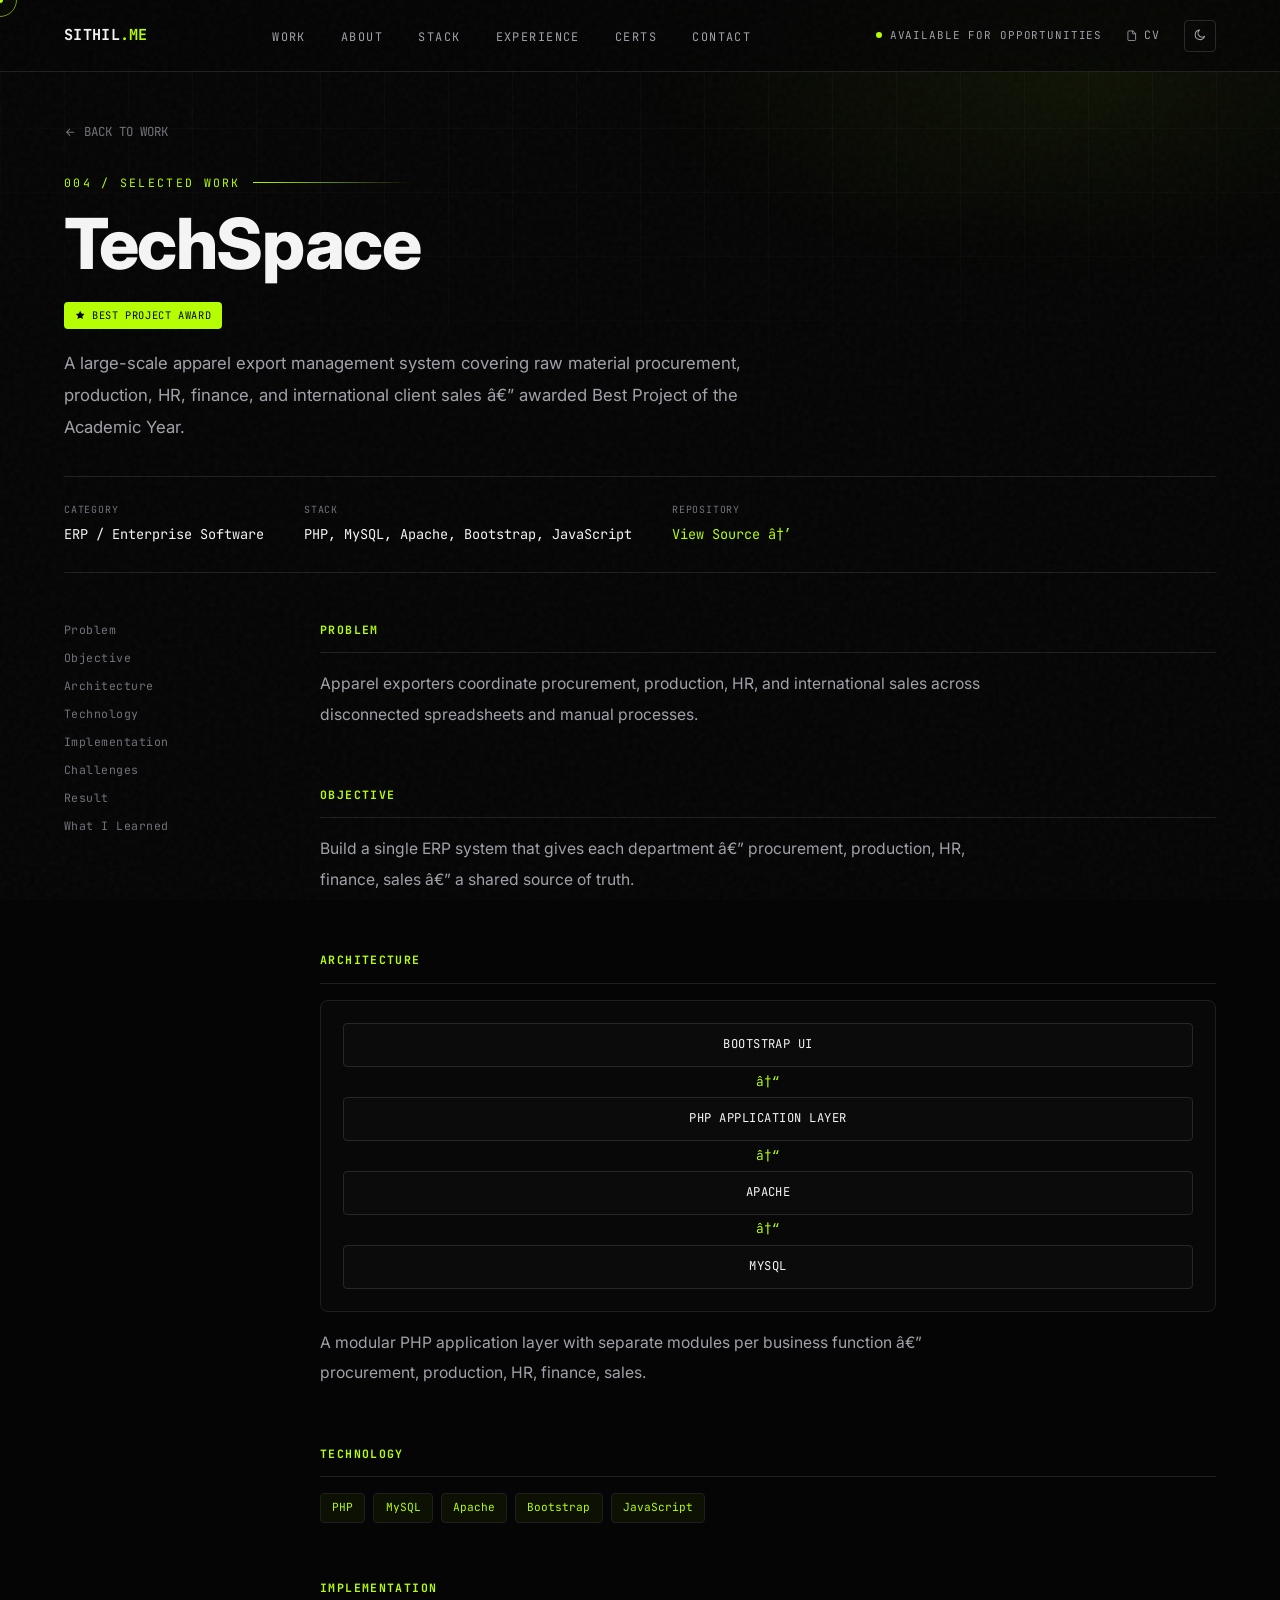
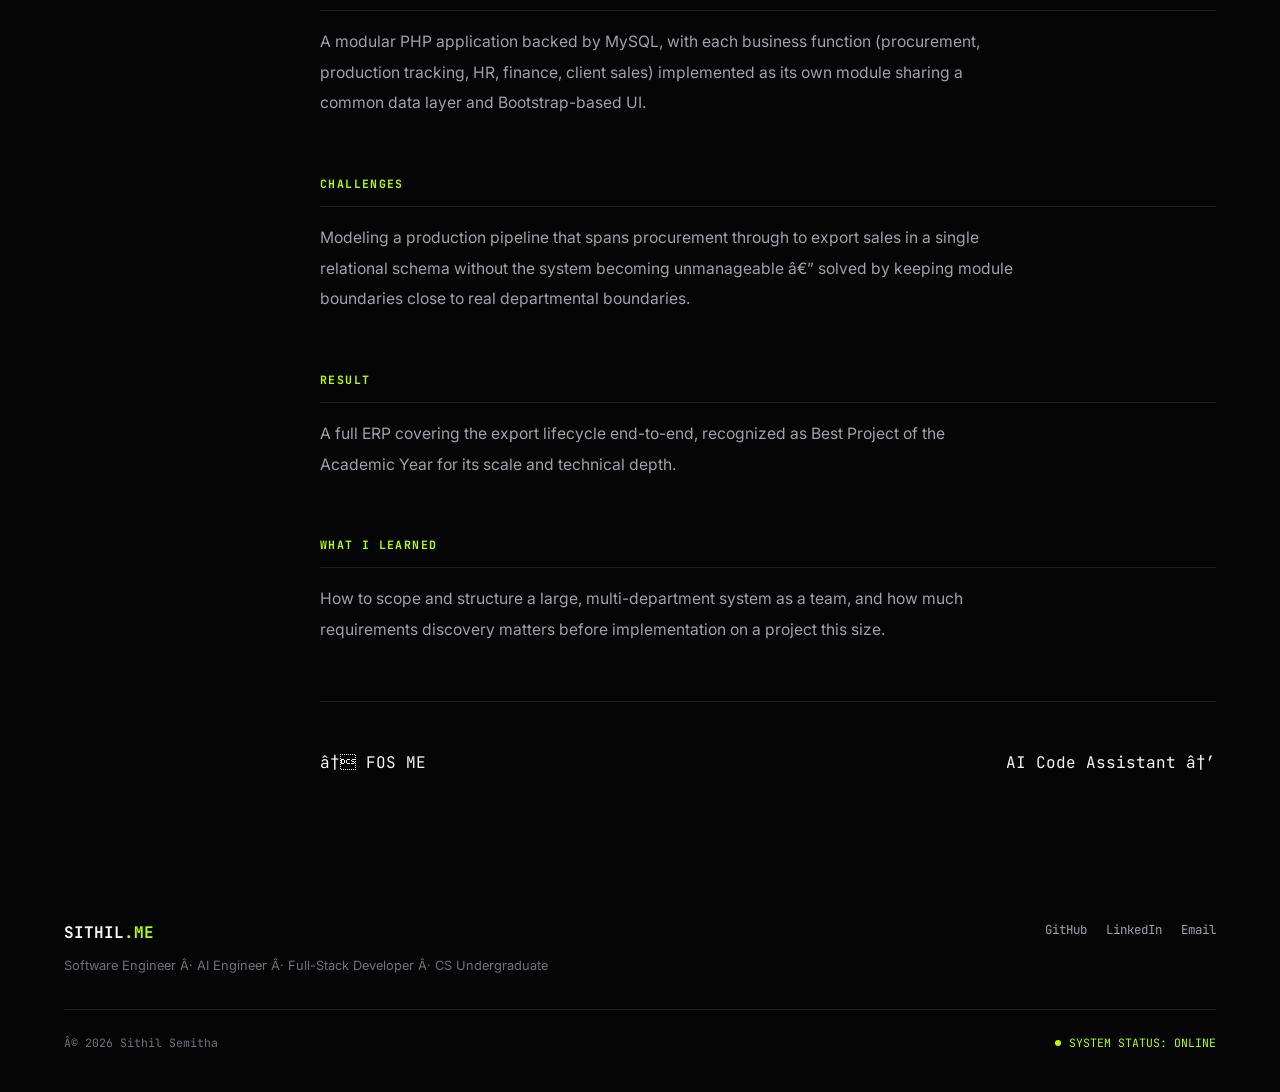
<file: projects/techspace/index.html>
<!DOCTYPE html>
<html lang="en">
<head>
    <meta charset="UTF-8" />
    <meta name="viewport" content="width=device-width, initial-scale=1" />
    <title>TechSpace â€” Sithil Semitha</title>
    <meta name="description" content="A large-scale apparel export management system covering raw material procurement, production, HR, finance, and international client sales â€” awarded Best Project of the Academic Year." />
    <link rel="canonical" href="https://www.sithil.me/projects/techspace/" />
    <meta name="theme-color" content="#050505" />
    <link rel="icon" type="image/svg+xml" href="/favicon.svg" />
    <script>
      // Applied before first paint to avoid a flash of the wrong theme.
      (function () {
        try {
          var saved = localStorage.getItem("theme");
          if (saved === "light" || saved === "dark") {
            document.documentElement.setAttribute("data-theme", saved);
          }
        } catch (e) {}
      })();
    </script>

    <meta property="og:type" content="website" />
    <meta property="og:title" content="TechSpace â€” Sithil Semitha" />
    <meta property="og:description" content="A large-scale apparel export management system covering raw material procurement, production, HR, finance, and international client sales â€” awarded Best Project of the Academic Year." />
    <meta property="og:url" content="https://www.sithil.me/projects/techspace/" />
    <meta property="og:image" content="https://www.sithil.me/assets/img/profile.png" />
    <meta property="og:site_name" content="Sithil Semitha" />

    <meta name="twitter:card" content="summary_large_image" />
    <meta name="twitter:title" content="TechSpace â€” Sithil Semitha" />
    <meta name="twitter:description" content="A large-scale apparel export management system covering raw material procurement, production, HR, finance, and international client sales â€” awarded Best Project of the Academic Year." />
    <meta name="twitter:image" content="https://www.sithil.me/assets/img/profile.png" />

    <link rel="preconnect" href="https://fonts.googleapis.com" />
    <link rel="preconnect" href="https://fonts.gstatic.com" crossorigin />
    <link href="https://fonts.googleapis.com/css2?family=Inter:wght@400;500;600;700;800&family=JetBrains+Mono:wght@400;500;600;700&display=swap" rel="stylesheet" />
    <link rel="stylesheet" href="/assets/css/style.css" />
    <script type="application/ld+json">{"@context":"https://schema.org","@type":"CreativeWork","name":"TechSpace","description":"A large-scale apparel export management system covering raw material procurement, production, HR, finance, and international client sales â€” awarded Best Project of the Academic Year.","creator":{"@type":"Person","name":"Sithil Semitha"},"keywords":"PHP, MySQL, Apache, Bootstrap, JavaScript"}</script>
  </head>
<body class="has-custom-cursor is-loading">
<noscript><style>#preloader{display:none!important;}</style></noscript>
  <div class="preloader" id="preloader" role="status" aria-live="polite" aria-label="Loading">
    <span class="preloader-marker preloader-marker-tl mono" aria-hidden="true">SYS/BOOT</span>
    <span class="preloader-marker preloader-marker-br mono" aria-hidden="true" id="preloaderPercent">0%</span>
    <div class="preloader-inner">
      <div class="preloader-logo mono">SITHIL<span>.ME</span></div>
      <div class="preloader-bar"><div class="preloader-bar-fill" id="preloaderFill"></div></div>
      <div class="preloader-status mono" id="preloaderStatus">INITIALIZING SYSTEM<span class="term-cursor" aria-hidden="true"></span></div>
    </div>
  </div>
<div class="cursor-dot" id="cursorDot" aria-hidden="true"></div>
  <div class="cursor-ring" id="cursorRing" aria-hidden="true"></div>
<div class="backdrop" aria-hidden="true"></div><div class="noise" aria-hidden="true"></div>
<a class="skip-link" href="#main">Skip to content</a>
  <nav class="nav" aria-label="Primary">
    <a href="/#home" class="nav-logo">SITHIL<span>.ME</span></a>
    <ul class="nav-links">
      <li><a href="/#work" data-num="05">Work</a></li><li><a href="/#about" data-num="01">About</a></li><li><a href="/#stack" data-num="04">Stack</a></li><li><a href="/#experience" data-num="06">Experience</a></li><li><a href="/#certifications" data-num="03">Certs</a></li><li><a href="/#contact" data-num="09">Contact</a></li>
    </ul>
    <div class="nav-right">
      <div class="status-pill"><span class="status-dot" aria-hidden="true"></span>AVAILABLE FOR OPPORTUNITIES</div>
      <a class="nav-cv-desktop mono" href="https://drive.google.com/file/d/1ls0TTTP1z27AsNgHDD1EcAv54W3tk1Ug/view?usp=sharing" target="_blank" rel="noopener" style="font-size:.72rem;letter-spacing:.08em;color:var(--text-1);display:flex;align-items:center;gap:.4rem;"><svg viewBox="0 0 24 24" fill="none" stroke="currentColor" stroke-width="1.8" stroke-linecap="round" stroke-linejoin="round" aria-hidden="true"><path d="M14 2H6a2 2 0 0 0-2 2v16a2 2 0 0 0 2 2h12a2 2 0 0 0 2-2V8Z"/><path d="M14 2v6h6"/></svg>CV</a>
      <button class="theme-toggle" id="themeToggle" aria-label="Switch to light theme">
        <span class="icon-moon"><svg viewBox="0 0 24 24" fill="none" stroke="currentColor" stroke-width="1.8" stroke-linecap="round" stroke-linejoin="round" aria-hidden="true"><path d="M20.5 14.5a8.5 8.5 0 1 1-9-11 7 7 0 0 0 9 11Z"/></svg></span><span class="icon-sun"><svg viewBox="0 0 24 24" fill="none" stroke="currentColor" stroke-width="1.8" stroke-linecap="round" stroke-linejoin="round" aria-hidden="true"><circle cx="12" cy="12" r="4.2"/><path d="M12 2.5v2.4M12 19.1v2.4M4.6 4.6l1.7 1.7M17.7 17.7l1.7 1.7M2.5 12h2.4M19.1 12h2.4M4.6 19.4l1.7-1.7M17.7 6.3l1.7-1.7"/></svg></span>
      </button>
      <button class="nav-toggle" id="navToggle" aria-label="Open menu" aria-expanded="false" aria-controls="mobileMenu">
        <span></span><span></span><span></span>
      </button>
    </div>
  </nav>
  <div class="mobile-menu" id="mobileMenu">
    <nav aria-label="Mobile">
      <a href="/#work"><span>05</span>Work</a><a href="/#about"><span>01</span>About</a><a href="/#stack"><span>04</span>Stack</a><a href="/#experience"><span>06</span>Experience</a><a href="/#certifications"><span>03</span>Certs</a><a href="/#contact"><span>09</span>Contact</a>
    </nav>
    <div class="mobile-menu-footer">
      <a class="btn btn-outline" href="https://github.com/SithilSemitha" target="_blank" rel="noopener">GitHub</a>
      <a class="btn btn-outline" href="https://www.linkedin.com/in/sithil-semitha/" target="_blank" rel="noopener">LinkedIn</a>
      <a class="btn btn-fill" href="mailto:sithilsemithad@gmail.com">Email</a>
    </div>
  </div>
<main id="main">
<article><div class="case-hero">
    <a class="case-back mono" href="/#work"><svg viewBox="0 0 24 24" fill="none" stroke="currentColor" stroke-width="2" stroke-linecap="round" stroke-linejoin="round" aria-hidden="true"><path d="M19 12H5M11 18l-6-6 6-6"/></svg>BACK TO WORK</a>
    <p class="eyebrow">004 / SELECTED WORK</p>
    <h1 class="case-title">TechSpace</h1>
    <div class="project-award mono"><svg viewBox="0 0 24 24" fill="currentColor" aria-hidden="true"><path d="m12 2 3.1 6.3 6.9 1-5 4.9 1.2 6.8L12 17.8 5.8 21l1.2-6.8-5-4.9 6.9-1Z"/></svg>BEST PROJECT AWARD</div>
    <p class="case-summary">A large-scale apparel export management system covering raw material procurement, production, HR, finance, and international client sales â€” awarded Best Project of the Academic Year.</p>
    <dl class="case-meta-row">
      <div><dt>Category</dt><dd>ERP / Enterprise Software</dd></div>
      <div><dt>Stack</dt><dd>PHP, MySQL, Apache, Bootstrap, JavaScript</dd></div>
      <div><dt>Repository</dt><dd><a href="https://github.com/SithilSemitha/techspace-backend-frontend" target="_blank" rel="noopener" style="color:var(--lime)">View Source â†’</a></dd></div>
    </dl>
  </div>
  <div class="case-body">
    <nav class="case-toc" aria-label="Case study sections">
      <a href="#problem">Problem</a><a href="#objective">Objective</a><a href="#architecture">Architecture</a><a href="#stack">Technology</a><a href="#implementation">Implementation</a><a href="#challenges">Challenges</a><a href="#result">Result</a><a href="#learned">What I Learned</a>
    </nav>
    <div>
      <div class="case-section" id="problem">
        <h2>Problem</h2>
        <p>Apparel exporters coordinate procurement, production, HR, and international sales across disconnected spreadsheets and manual processes.</p>
      </div>
      <div class="case-section" id="objective">
        <h2>Objective</h2>
        <p>Build a single ERP system that gives each department â€” procurement, production, HR, finance, sales â€” a shared source of truth.</p>
      </div>
      <div class="case-section" id="architecture">
        <h2>Architecture</h2>
        <div class="arch-diagram" role="img" aria-label="Architecture: BOOTSTRAP UI leads to PHP APPLICATION LAYER leads to APACHE leads to MYSQL">
          <div class="arch-node">BOOTSTRAP UI</div><div class="arch-arrow" aria-hidden="true">â†“</div><div class="arch-node">PHP APPLICATION LAYER</div><div class="arch-arrow" aria-hidden="true">â†“</div><div class="arch-node">APACHE</div><div class="arch-arrow" aria-hidden="true">â†“</div><div class="arch-node">MYSQL</div>
        </div>
        <p class="arch-note">A modular PHP application layer with separate modules per business function â€” procurement, production, HR, finance, sales.</p>
      </div>
      <div class="case-section" id="stack">
        <h2>Technology</h2>
        <div class="project-tech">
          <span class="tech-chip mono">PHP</span><span class="tech-chip mono">MySQL</span><span class="tech-chip mono">Apache</span><span class="tech-chip mono">Bootstrap</span><span class="tech-chip mono">JavaScript</span>
        </div>
      </div>
      <div class="case-section" id="implementation">
        <h2>Implementation</h2>
        <p>A modular PHP application backed by MySQL, with each business function (procurement, production tracking, HR, finance, client sales) implemented as its own module sharing a common data layer and Bootstrap-based UI.</p>
      </div>
      <div class="case-section" id="challenges">
        <h2>Challenges</h2>
        <p>Modeling a production pipeline that spans procurement through to export sales in a single relational schema without the system becoming unmanageable â€” solved by keeping module boundaries close to real departmental boundaries.</p>
      </div>
      <div class="case-section" id="result">
        <h2>Result</h2>
        <p>A full ERP covering the export lifecycle end-to-end, recognized as Best Project of the Academic Year for its scale and technical depth.</p>
      </div>
      <div class="case-section" id="learned">
        <h2>What I Learned</h2>
        <p>How to scope and structure a large, multi-department system as a team, and how much requirements discovery matters before implementation on a project this size.</p>
      </div>

      <div class="case-nav-links mono">
        <a href="/projects/fos-me/">â† FOS ME</a>
        <a href="/projects/ai-code-assistant/">AI Code Assistant â†’</a>
      </div>
    </div>
  </div></article>
</main>
<footer class="footer">
    <div class="footer-grid">
      <div>
        <div class="footer-brand">SITHIL<span>.ME</span></div>
        <p class="footer-roles">Software Engineer Â· AI Engineer Â· Full-Stack Developer Â· CS Undergraduate</p>
      </div>
      <div class="footer-links">
        <a href="https://github.com/SithilSemitha" target="_blank" rel="noopener">GitHub</a>
        <a href="https://www.linkedin.com/in/sithil-semitha/" target="_blank" rel="noopener">LinkedIn</a>
        <a href="mailto:sithilsemithad@gmail.com">Email</a>
      </div>
    </div>
    <div class="footer-bottom">
      <span>Â© 2026 Sithil Semitha</span>
      <span class="footer-status"><span class="status-dot" aria-hidden="true"></span>SYSTEM STATUS: ONLINE</span>
    </div>
  </footer>
<script src="/assets/js/main.js" defer></script>
</body>
</html>
</file>
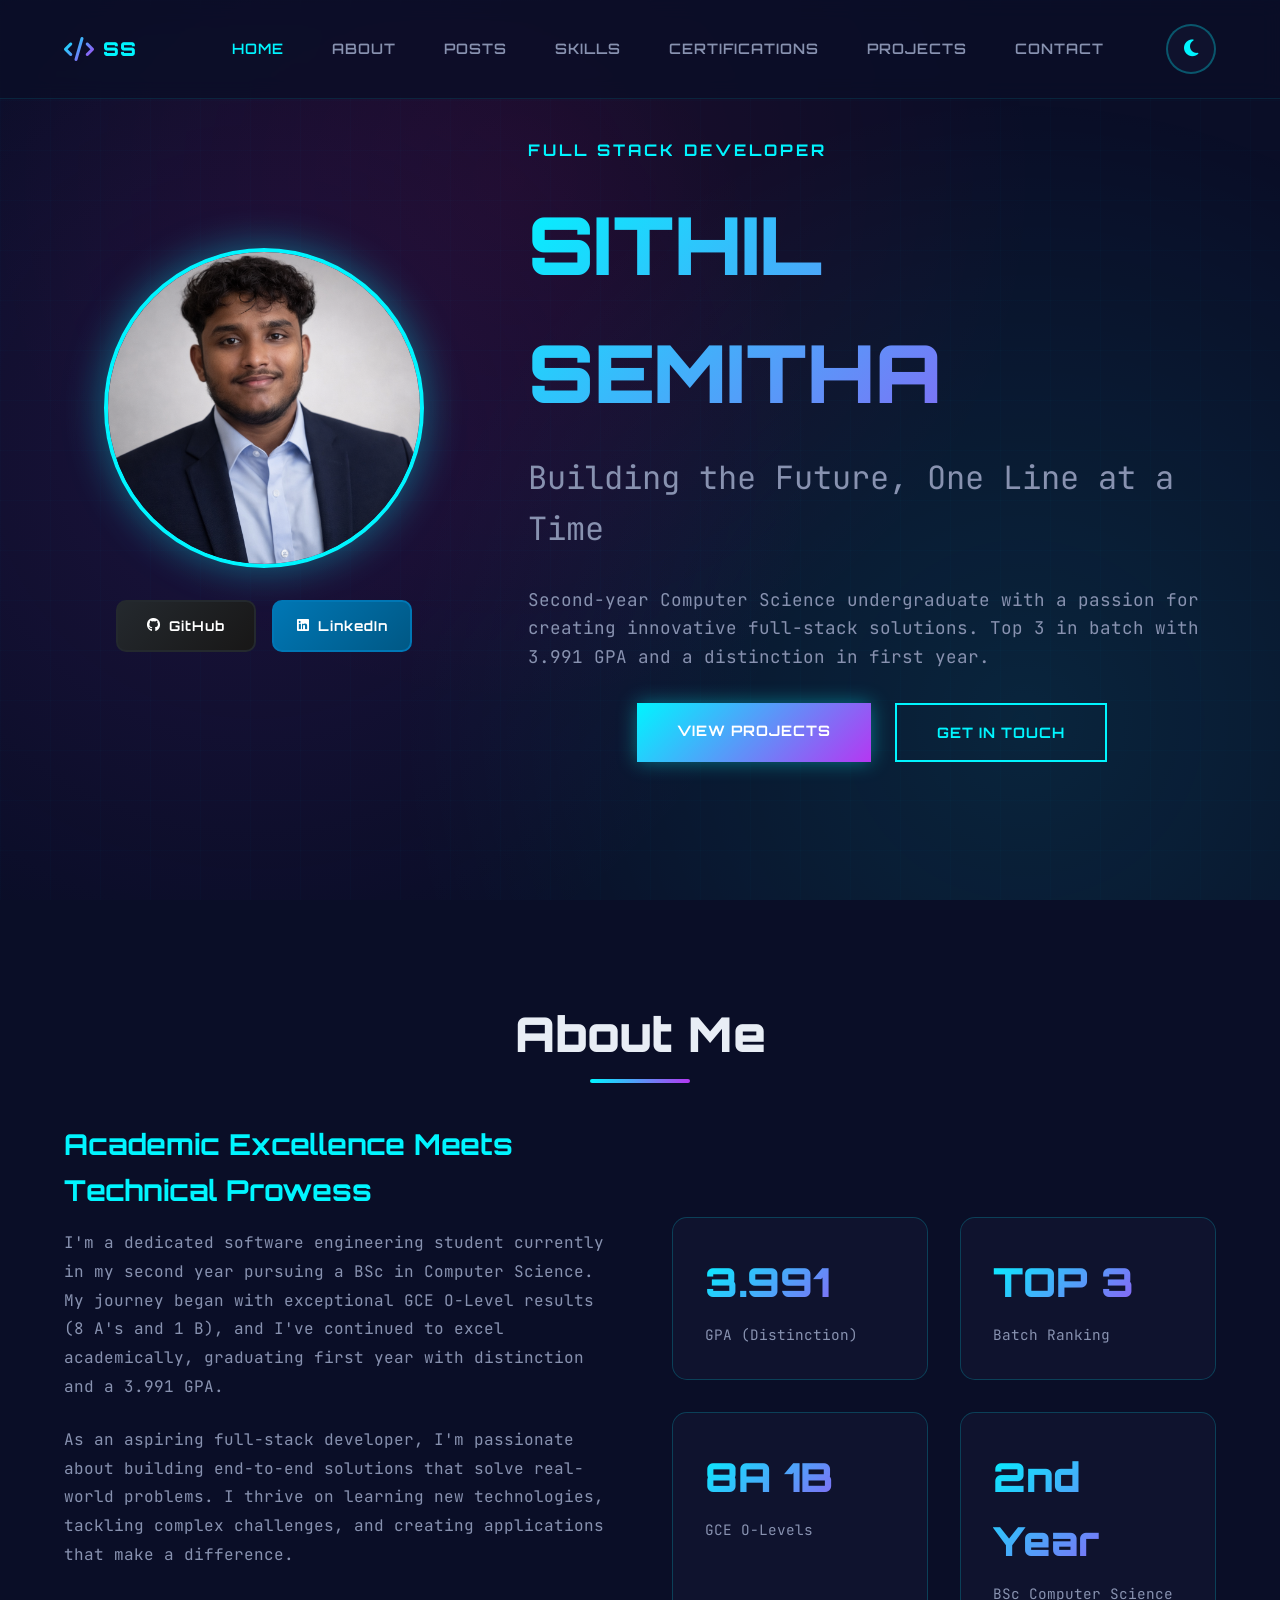
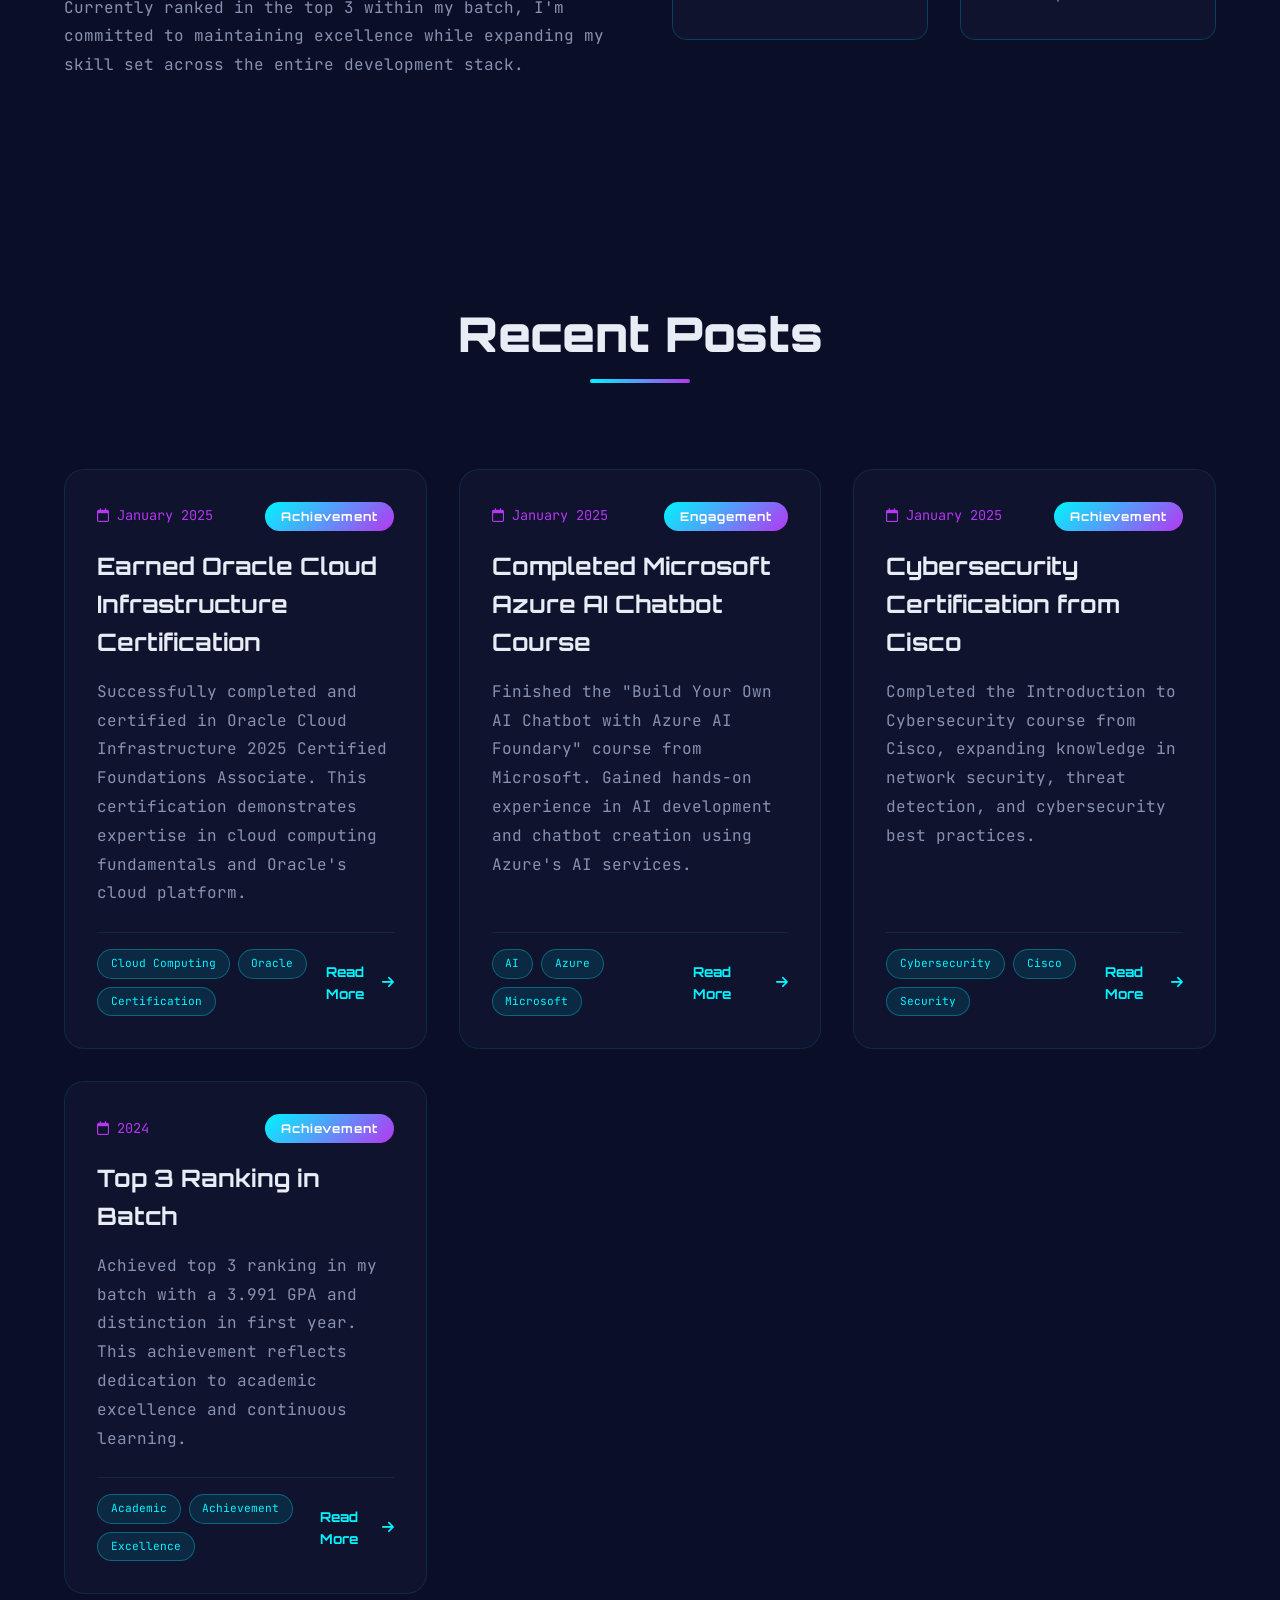
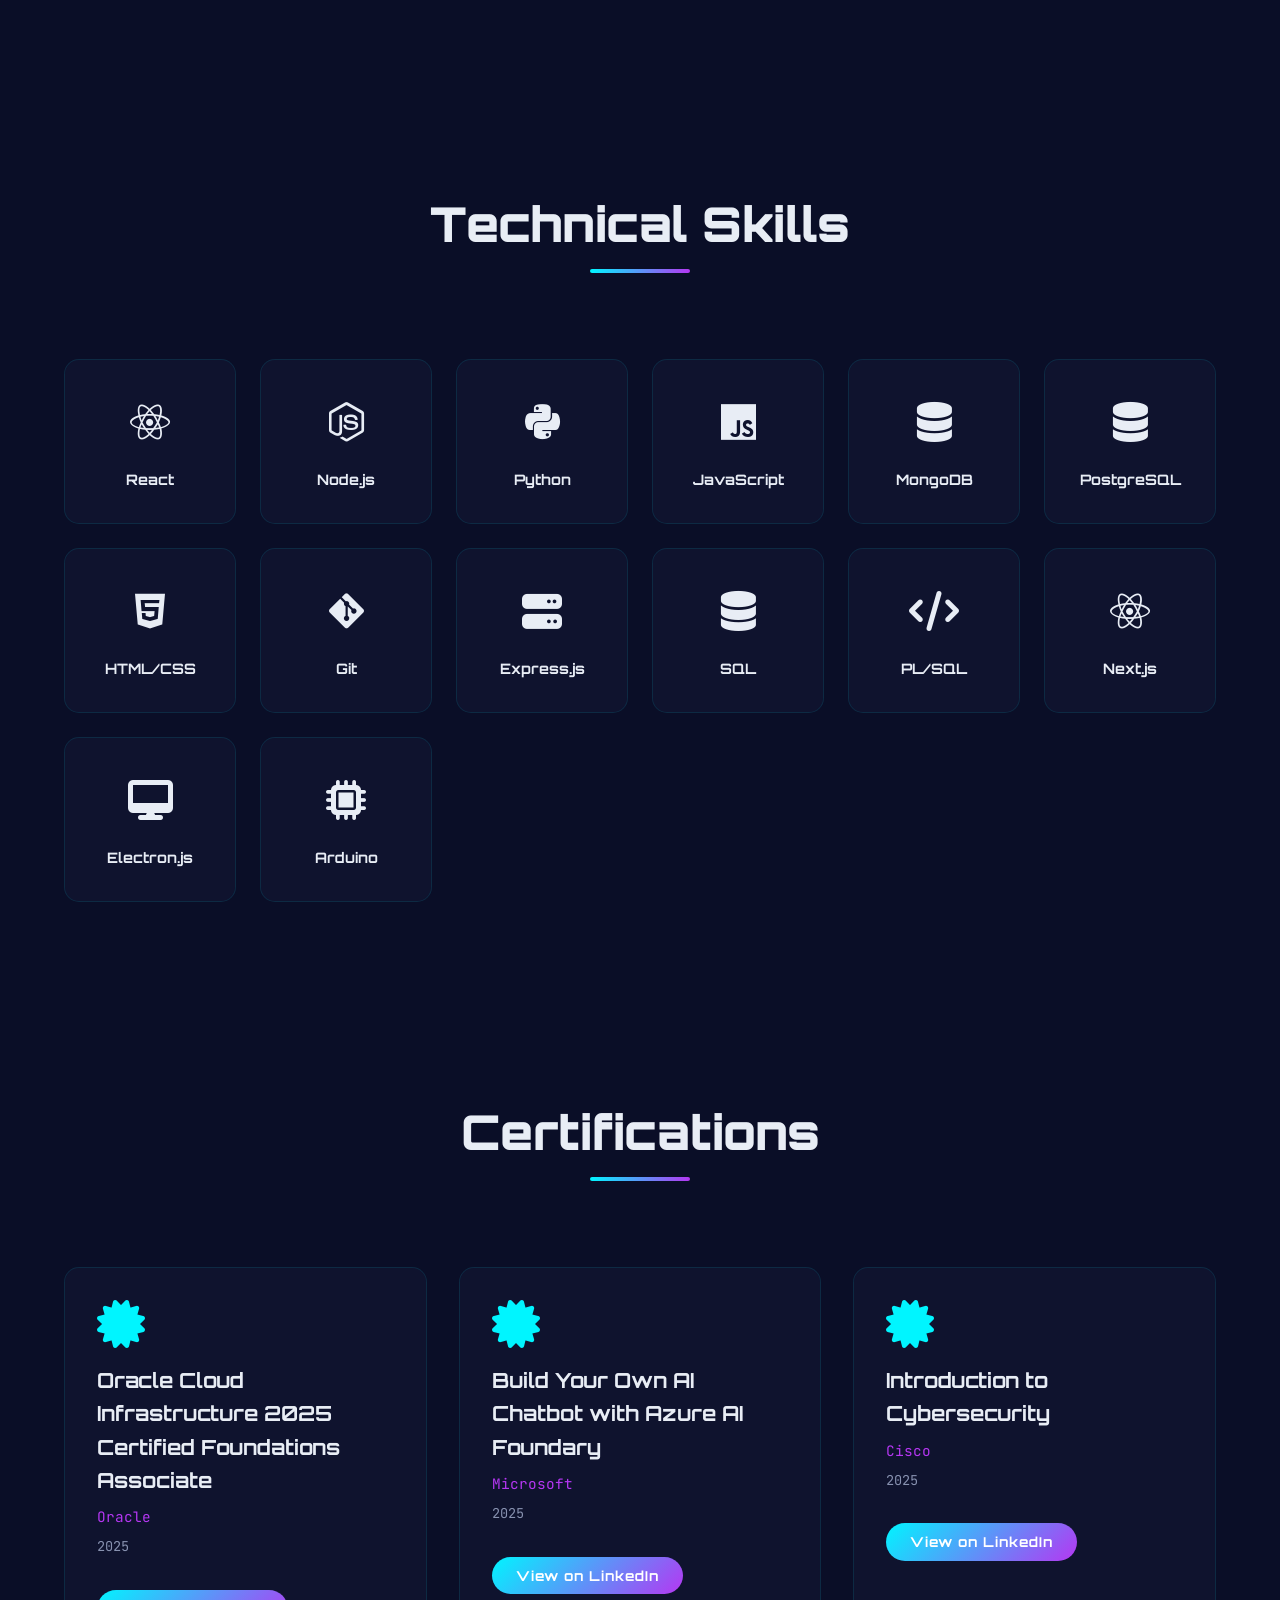
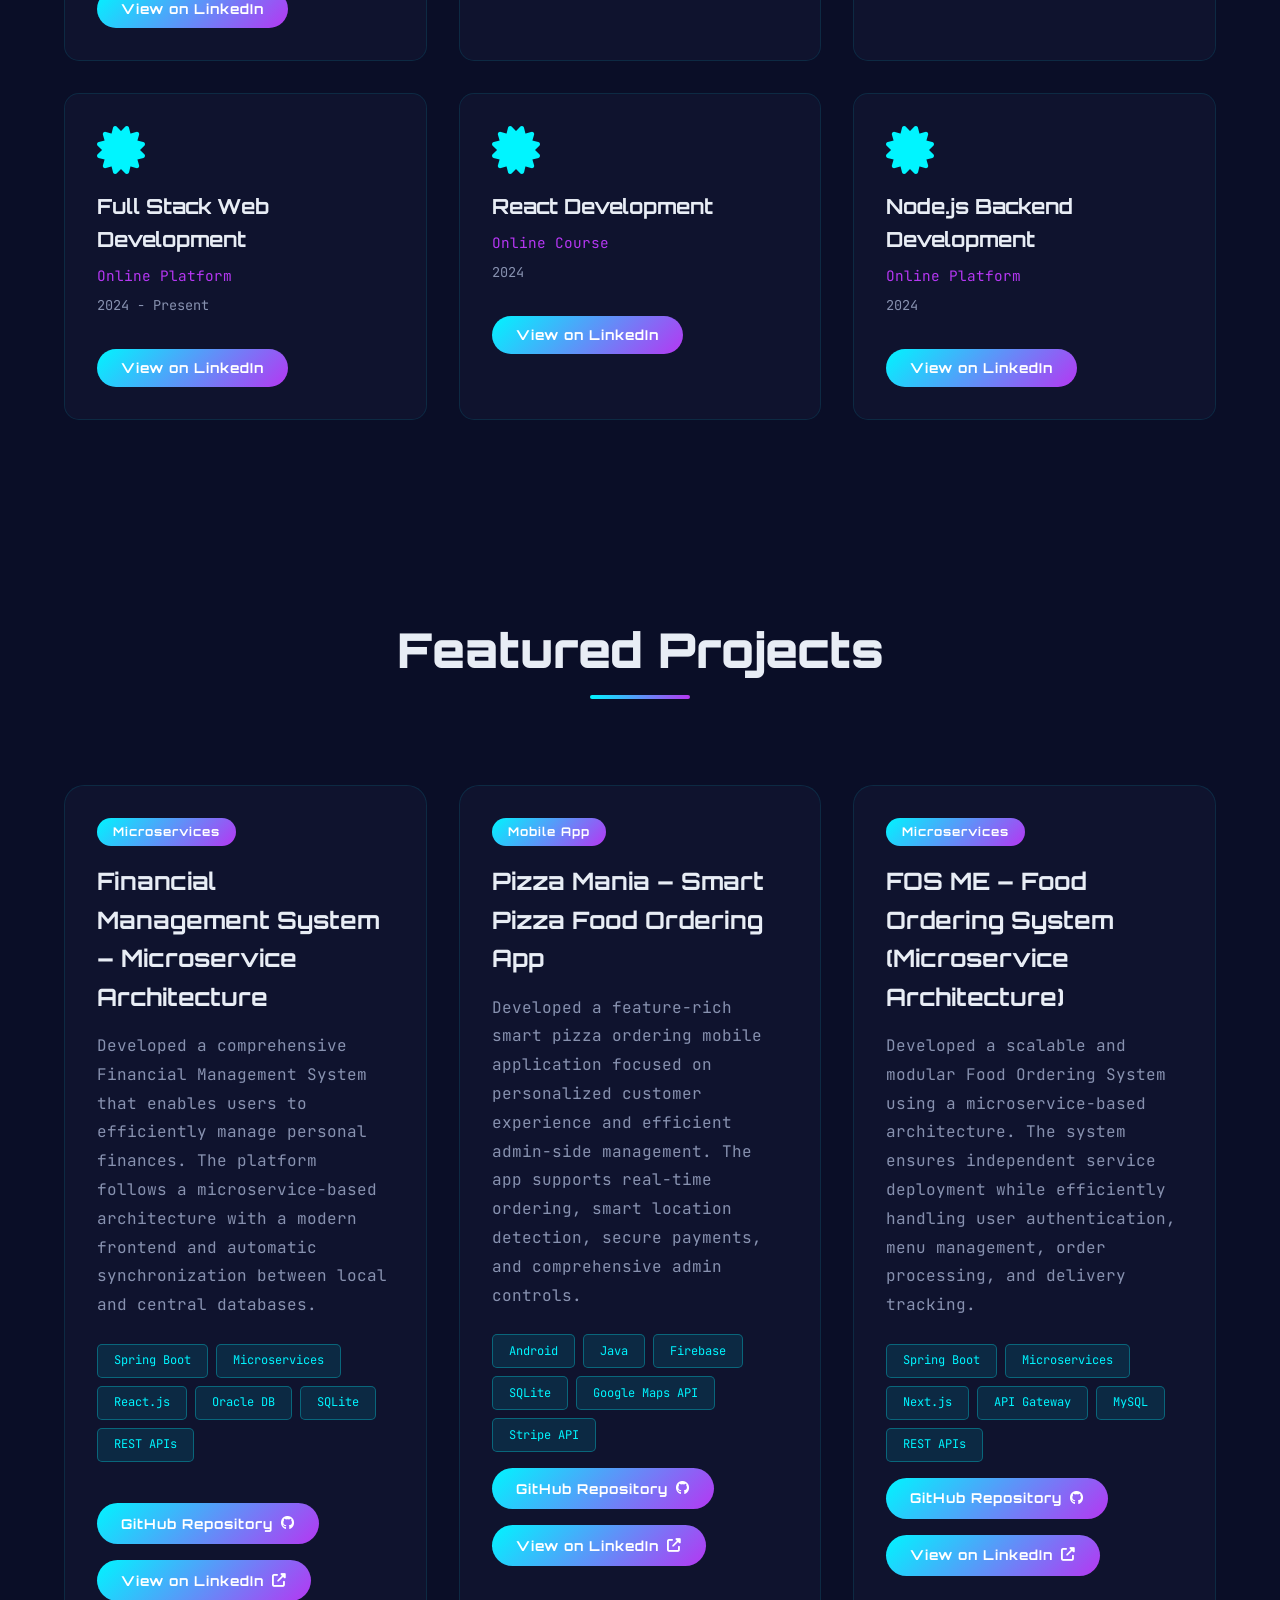
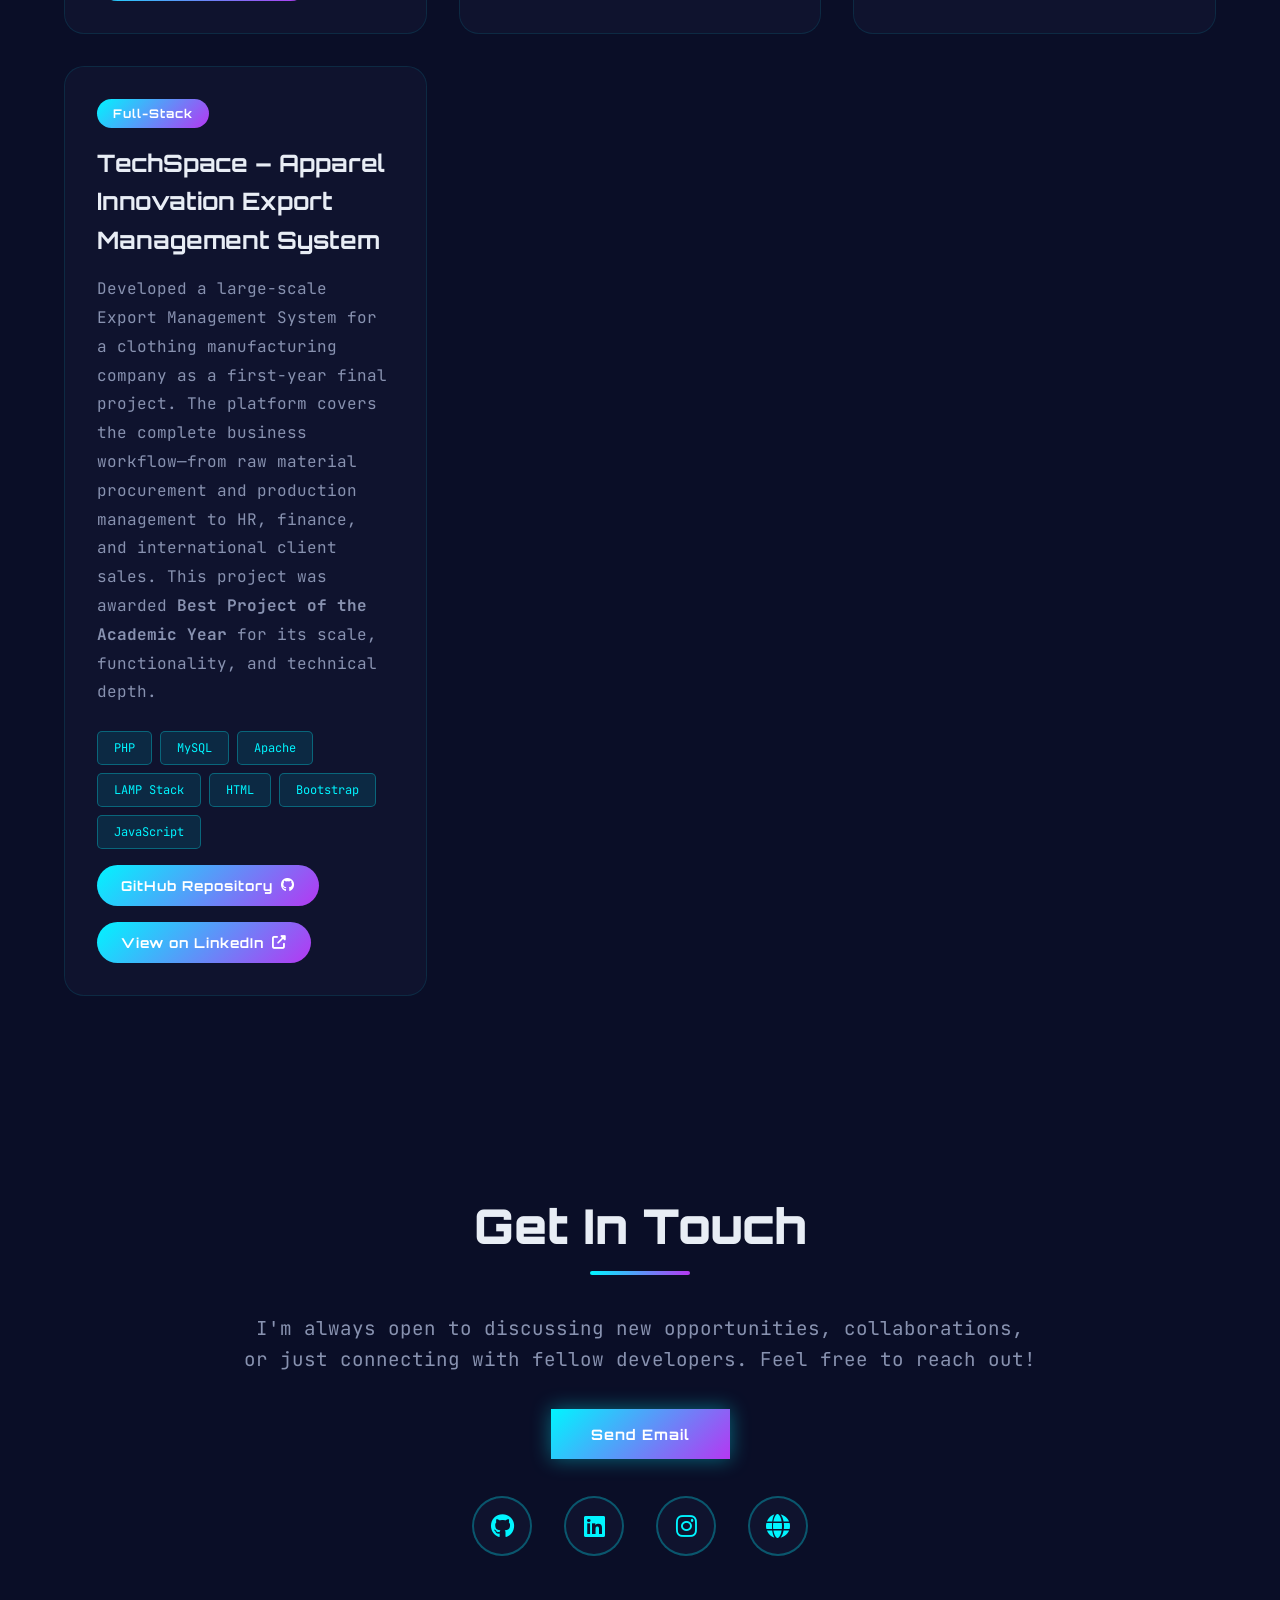
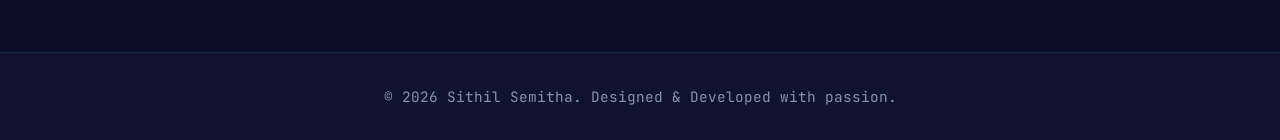
<file: portfolio.html>
<!DOCTYPE html>
<html lang="en">
<head>
    <meta charset="UTF-8">
    <meta name="viewport" content="width=device-width, initial-scale=1.0">
    <title>Sithil Semitha - Portfolio</title>
    <link rel="icon" type="image/svg+xml" href="data:image/svg+xml,%3Csvg xmlns='http://www.w3.org/2000/svg' viewBox='0 0 100 100'%3E%3Crect width='100' height='100' rx='20' fill='%23000000'/%3E%3Ctext x='50%25' y='58%25' text-anchor='middle' font-size='55' fill='white' font-family='monospace'%3E%26lt;/%26gt;%3C/text%3E%3C/svg%3E">
    <link href="https://fonts.googleapis.com/css2?family=Orbitron:wght@400;700;900&family=JetBrains+Mono:wght@300;400;600&display=swap" rel="stylesheet">
    <link rel="stylesheet" href="https://cdnjs.cloudflare.com/ajax/libs/font-awesome/6.5.1/css/all.min.css">
    <style>
        :root {
            --bg-primary: #0a0e27;
            --bg-secondary: #141937;
            --accent-cyan: #00f5ff;
            --accent-purple: #b537f2;
            --accent-pink: #ff006e;
            --text-primary: #e8edf5;
            --text-secondary: #8892b0;
            --glow: rgba(0, 245, 255, 0.4);
        }

        [data-theme="light"] {
            --bg-primary: #f5f7fa;
            --bg-secondary: #ffffff;
            --text-primary: #1a1a2e;
            --text-secondary: #4a5568;
            --glow: rgba(0, 245, 255, 0.3);
        }

        [data-theme="light"] .bg-animation {
            background: 
                radial-gradient(circle at 20% 50%, rgba(181, 55, 242, 0.05) 0%, transparent 50%),
                radial-gradient(circle at 80% 80%, rgba(0, 245, 255, 0.05) 0%, transparent 50%),
                radial-gradient(circle at 40% 20%, rgba(255, 0, 110, 0.04) 0%, transparent 50%);
        }

        [data-theme="light"] nav {
            background: rgba(245, 247, 250, 0.9);
            border-bottom: 1px solid rgba(0, 0, 0, 0.1);
        }

        [data-theme="light"] .stat-card,
        [data-theme="light"] .skill-item,
        [data-theme="light"] .project-card,
        [data-theme="light"] .post-card,
        [data-theme="light"] .cert-card,
        [data-theme="light"] .social-link {
            background: rgba(255, 255, 255, 0.8);
            border-color: rgba(0, 0, 0, 0.1);
        }

        [data-theme="light"] footer {
            background: rgba(255, 255, 255, 0.8);
            border-top: 1px solid rgba(0, 0, 0, 0.1);
        }

        * {
            margin: 0;
            padding: 0;
            box-sizing: border-box;
        }

        body {
            font-family: 'JetBrains Mono', monospace;
            background: var(--bg-primary);
            color: var(--text-primary);
            overflow-x: hidden;
            line-height: 1.6;
        }

        /* Animated Background */
        .bg-animation {
            position: fixed;
            top: 0;
            left: 0;
            width: 100%;
            height: 100%;
            z-index: -1;
            background: 
                radial-gradient(circle at 20% 50%, rgba(181, 55, 242, 0.1) 0%, transparent 50%),
                radial-gradient(circle at 80% 80%, rgba(0, 245, 255, 0.1) 0%, transparent 50%),
                radial-gradient(circle at 40% 20%, rgba(255, 0, 110, 0.08) 0%, transparent 50%);
            animation: bgFloat 20s ease-in-out infinite;
        }

        @keyframes bgFloat {
            0%, 100% { transform: scale(1) rotate(0deg); }
            50% { transform: scale(1.1) rotate(5deg); }
        }

        /* Grid Pattern Overlay */
        .grid-overlay {
            position: fixed;
            top: 0;
            left: 0;
            width: 100%;
            height: 100%;
            background-image: 
                linear-gradient(rgba(0, 245, 255, 0.03) 1px, transparent 1px),
                linear-gradient(90deg, rgba(0, 245, 255, 0.03) 1px, transparent 1px);
            background-size: 50px 50px;
            z-index: -1;
            opacity: 0.5;
        }

        /* Navigation */
        nav {
            position: fixed;
            top: 0;
            width: 100%;
            padding: 1.5rem 5%;
            background: rgba(10, 14, 39, 0.8);
            backdrop-filter: blur(10px);
            z-index: 1000;
            border-bottom: 1px solid rgba(0, 245, 255, 0.1);
            animation: slideDown 0.8s ease-out;
        }

        @keyframes slideDown {
            from {
                transform: translateY(-100%);
                opacity: 0;
            }
            to {
                transform: translateY(0);
                opacity: 1;
            }
        }

        nav {
            display: flex;
            justify-content: space-between;
            align-items: center;
        }

        nav ul {
            list-style: none;
            display: flex;
            justify-content: center;
            gap: 3rem;
            font-family: 'Orbitron', sans-serif;
            flex: 1;
        }

        .theme-toggle {
            background: rgba(20, 25, 55, 0.5);
            border: 2px solid rgba(0, 245, 255, 0.3);
            color: var(--accent-cyan);
            width: 50px;
            height: 50px;
            border-radius: 50%;
            display: flex;
            align-items: center;
            justify-content: center;
            cursor: pointer;
            transition: all 0.3s;
            font-size: 1.2rem;
        }

        .theme-toggle:hover {
            transform: rotate(180deg) scale(1.1);
            background: var(--accent-cyan);
            color: var(--bg-primary);
            box-shadow: 0 5px 20px rgba(0, 245, 255, 0.4);
        }

        nav a {
            color: var(--text-secondary);
            text-decoration: none;
            font-size: 0.9rem;
            font-weight: 600;
            letter-spacing: 1px;
            position: relative;
            transition: all 0.3s;
        }

        nav a::after {
            content: '';
            position: absolute;
            bottom: -5px;
            left: 0;
            width: 0;
            height: 2px;
            background: linear-gradient(90deg, var(--accent-cyan), var(--accent-purple));
            transition: width 0.3s;
        }

        nav a:hover {
            color: var(--accent-cyan);
        }

        nav a:hover::after {
            width: 100%;
        }

        .nav-logo {
            display: flex;
            align-items: center;
            gap: 0.5rem;
            font-family: 'Orbitron', sans-serif;
            font-weight: 900;
            font-size: 1.2rem;
            color: var(--accent-cyan);
            text-decoration: none;
            transition: all 0.3s;
            margin-right: 2rem;
        }

        .nav-logo i {
            font-size: 1.5rem;
            background: linear-gradient(135deg, var(--accent-cyan), var(--accent-purple));
            -webkit-background-clip: text;
            -webkit-text-fill-color: transparent;
            background-clip: text;
        }

        .nav-logo:hover {
            transform: scale(1.05);
        }

        .nav-logo:hover i {
            animation: rotate 2s linear infinite;
        }

        @keyframes rotate {
            from { transform: rotate(0deg); }
            to { transform: rotate(360deg); }
        }

        /* Hero Section */
        .hero {
            min-height: 100vh;
            display: flex;
            align-items: center;
            justify-content: center;
            padding: 0 5%;
            position: relative;
        }

        .hero-content {
            max-width: 1200px;
            display: grid;
            grid-template-columns: 400px 1fr;
            gap: 4rem;
            align-items: center;
            width: 100%;
        }

        .profile-section {
            display: flex;
            flex-direction: column;
            align-items: center;
            animation: fadeInUp 0.8s ease-out 0.1s both;
        }

        .profile-photo {
            width: 320px;
            height: 320px;
            border-radius: 50%;
            border: 4px solid var(--accent-cyan);
            margin-bottom: 2rem;
            overflow: hidden;
            box-shadow: 0 0 40px var(--glow);
            animation: float 6s ease-in-out infinite;
            object-fit: cover;
            display: block;
        }

        .profile-social-buttons {
            display: flex;
            gap: 1rem;
            width: 100%;
            justify-content: center;
        }

        .profile-social-btn {
            flex: 1;
            max-width: 140px;
            padding: 0.8rem 1.5rem;
            font-family: 'Orbitron', sans-serif;
            font-size: 0.85rem;
            font-weight: 700;
            text-decoration: none;
            border: none;
            cursor: pointer;
            border-radius: 10px;
            transition: all 0.3s;
            letter-spacing: 1px;
            display: flex;
            align-items: center;
            justify-content: center;
            gap: 0.5rem;
            text-align: center;
        }

        .profile-social-btn.github {
            background: linear-gradient(135deg, #24292e, #181717);
            color: white;
            border: 2px solid #24292e;
        }

        .profile-social-btn.github:hover {
            transform: translateY(-3px);
            box-shadow: 0 10px 30px rgba(36, 41, 46, 0.4);
            border-color: var(--accent-cyan);
        }

        .profile-social-btn.linkedin {
            background: linear-gradient(135deg, #0077b5, #005885);
            color: white;
            border: 2px solid #0077b5;
        }

        .profile-social-btn.linkedin:hover {
            transform: translateY(-3px);
            box-shadow: 0 10px 30px rgba(0, 119, 181, 0.4);
            border-color: var(--accent-cyan);
        }

        .hero-text-content {
            text-align: left;
        }

        @keyframes float {
            0%, 100% { transform: translateY(0px); }
            50% { transform: translateY(-20px); }
        }

        .hero-text-content .glitch {
            font-family: 'Orbitron', sans-serif;
            font-size: 1rem;
            font-weight: 700;
            color: var(--accent-cyan);
            letter-spacing: 3px;
            margin-bottom: 1rem;
            animation: fadeInUp 0.8s ease-out 0.2s both;
        }

        .hero-text-content h1 {
            font-family: 'Orbitron', sans-serif;
            font-size: 5rem;
            font-weight: 900;
            margin-bottom: 1rem;
            background: linear-gradient(135deg, var(--accent-cyan), var(--accent-purple), var(--accent-pink));
            -webkit-background-clip: text;
            -webkit-text-fill-color: transparent;
            background-clip: text;
            animation: fadeInUp 0.8s ease-out 0.4s both, gradientShift 8s ease infinite;
            background-size: 200% 200%;
        }

        @keyframes gradientShift {
            0%, 100% { background-position: 0% 50%; }
            50% { background-position: 100% 50%; }
        }

        .hero-text-content h2 {
            font-size: 2rem;
            color: var(--text-secondary);
            margin-bottom: 2rem;
            font-weight: 400;
            animation: fadeInUp 0.8s ease-out 0.6s both;
        }

        .hero-text-content p {
            font-size: 1.1rem;
            color: var(--text-secondary);
            max-width: 700px;
            margin: 0 0 2rem 0;
            animation: fadeInUp 0.8s ease-out 0.8s both;
        }

        @keyframes fadeInUp {
            from {
                opacity: 0;
                transform: translateY(30px);
            }
            to {
                opacity: 1;
                transform: translateY(0);
            }
        }

        .cta-buttons {
            display: flex;
            gap: 1.5rem;
            justify-content: center;
            animation: fadeInUp 0.8s ease-out 1s both;
        }

        .btn {
            padding: 1rem 2.5rem;
            font-family: 'Orbitron', sans-serif;
            font-size: 0.9rem;
            font-weight: 700;
            text-decoration: none;
            border: none;
            cursor: pointer;
            position: relative;
            overflow: hidden;
            transition: all 0.3s;
            letter-spacing: 1px;
        }

        .btn-primary {
            background: linear-gradient(135deg, var(--accent-cyan), var(--accent-purple));
            color: white;
            box-shadow: 0 0 20px var(--glow);
        }

        .btn-primary:hover {
            transform: translateY(-3px);
            box-shadow: 0 0 30px var(--glow);
        }

        .btn-secondary {
            background: transparent;
            color: var(--accent-cyan);
            border: 2px solid var(--accent-cyan);
        }

        .btn-secondary:hover {
            background: var(--accent-cyan);
            color: var(--bg-primary);
            transform: translateY(-3px);
        }

        /* Section Styles */
        section {
            padding: 6rem 5%;
            max-width: 1400px;
            margin: 0 auto;
        }

        .section-title {
            font-family: 'Orbitron', sans-serif;
            font-size: 3rem;
            font-weight: 900;
            text-align: center;
            margin-bottom: 3rem;
            position: relative;
            display: inline-block;
            width: 100%;
        }

        .section-title::after {
            content: '';
            position: absolute;
            bottom: -10px;
            left: 50%;
            transform: translateX(-50%);
            width: 100px;
            height: 4px;
            background: linear-gradient(90deg, var(--accent-cyan), var(--accent-purple));
            border-radius: 2px;
        }

        /* About Section */
        .about-content {
            display: grid;
            grid-template-columns: 1fr 1fr;
            gap: 4rem;
            align-items: center;
        }

        .about-text h3 {
            font-family: 'Orbitron', sans-serif;
            font-size: 1.8rem;
            color: var(--accent-cyan);
            margin-bottom: 1rem;
        }

        .about-text p {
            color: var(--text-secondary);
            margin-bottom: 1.5rem;
            font-size: 1rem;
            line-height: 1.8;
        }

        .stats {
            display: grid;
            grid-template-columns: repeat(2, 1fr);
            gap: 2rem;
            margin-top: 2rem;
        }

        .stat-card {
            background: rgba(20, 25, 55, 0.5);
            padding: 2rem;
            border-radius: 15px;
            border: 1px solid rgba(0, 245, 255, 0.2);
            transition: all 0.3s;
            position: relative;
            overflow: hidden;
        }

        .stat-card::before {
            content: '';
            position: absolute;
            top: 0;
            left: 0;
            width: 100%;
            height: 100%;
            background: linear-gradient(135deg, rgba(0, 245, 255, 0.1), transparent);
            opacity: 0;
            transition: opacity 0.3s;
        }

        .stat-card:hover {
            transform: translateY(-5px);
            border-color: var(--accent-cyan);
            box-shadow: 0 10px 30px rgba(0, 245, 255, 0.2);
        }

        .stat-card:hover::before {
            opacity: 1;
        }

        .stat-number {
            font-family: 'Orbitron', sans-serif;
            font-size: 2.5rem;
            font-weight: 900;
            background: linear-gradient(135deg, var(--accent-cyan), var(--accent-purple));
            -webkit-background-clip: text;
            -webkit-text-fill-color: transparent;
            background-clip: text;
            display: block;
            margin-bottom: 0.5rem;
        }

        .stat-label {
            color: var(--text-secondary);
            font-size: 0.9rem;
        }

        /* Skills Section */
        .skills-grid {
            display: grid;
            grid-template-columns: repeat(auto-fit, minmax(150px, 1fr));
            gap: 1.5rem;
            margin-top: 3rem;
        }

        .skill-item {
            background: rgba(20, 25, 55, 0.5);
            padding: 2rem 1rem;
            border-radius: 15px;
            border: 1px solid rgba(0, 245, 255, 0.1);
            text-align: center;
            transition: all 0.3s;
            position: relative;
            overflow: hidden;
            display: flex;
            flex-direction: column;
            align-items: center;
            justify-content: center;
        }

        .skill-item::before {
            content: '';
            position: absolute;
            top: 0;
            left: -100%;
            width: 100%;
            height: 100%;
            background: linear-gradient(90deg, transparent, rgba(0, 245, 255, 0.2), transparent);
            transition: left 0.5s;
        }

        .skill-item:hover::before {
            left: 100%;
        }

        .skill-item:hover {
            transform: translateY(-10px);
            border-color: var(--accent-cyan);
            box-shadow: 0 10px 30px rgba(0, 245, 255, 0.2);
        }

        .skill-icon {
            font-size: 2.5rem;
            margin-bottom: 1rem;
            width: 60px;
            height: 60px;
            display: flex;
            align-items: center;
            justify-content: center;
        }

        .skill-icon i {
            font-size: 2.5rem;
        }

        .skill-name {
            font-family: 'Orbitron', sans-serif;
            font-weight: 700;
            color: var(--text-primary);
            font-size: 0.9rem;
        }

        /* Projects Section */
        .projects-grid {
            display: grid;
            grid-template-columns: repeat(auto-fit, minmax(350px, 1fr));
            gap: 2rem;
            margin-top: 3rem;
        }

        .project-card {
            background: rgba(20, 25, 55, 0.5);
            border-radius: 20px;
            overflow: hidden;
            border: 1px solid rgba(0, 245, 255, 0.1);
            transition: all 0.4s;
            position: relative;
        }

        .project-card::before {
            content: '';
            position: absolute;
            top: 0;
            left: 0;
            width: 100%;
            height: 100%;
            background: linear-gradient(135deg, rgba(0, 245, 255, 0.1), rgba(181, 55, 242, 0.1));
            opacity: 0;
            transition: opacity 0.4s;
        }

        .project-card:hover {
            transform: translateY(-10px);
            border-color: var(--accent-cyan);
            box-shadow: 0 20px 50px rgba(0, 245, 255, 0.3);
        }

        .project-card:hover::before {
            opacity: 1;
        }

        .project-content {
            padding: 2rem;
            position: relative;
            z-index: 1;
        }

        .project-tag {
            display: inline-block;
            padding: 0.3rem 1rem;
            background: linear-gradient(135deg, var(--accent-cyan), var(--accent-purple));
            color: white;
            font-size: 0.75rem;
            font-weight: 700;
            border-radius: 20px;
            margin-bottom: 1rem;
            font-family: 'Orbitron', sans-serif;
            letter-spacing: 1px;
        }

        .project-card h3 {
            font-family: 'Orbitron', sans-serif;
            font-size: 1.5rem;
            margin-bottom: 1rem;
            color: var(--text-primary);
        }

        .project-card p {
            color: var(--text-secondary);
            margin-bottom: 1.5rem;
            line-height: 1.8;
        }

        .tech-stack {
            display: flex;
            gap: 0.5rem;
            flex-wrap: wrap;
        }

        .tech-tag {
            padding: 0.4rem 1rem;
            background: rgba(0, 245, 255, 0.1);
            border: 1px solid rgba(0, 245, 255, 0.3);
            color: var(--accent-cyan);
            font-size: 0.75rem;
            border-radius: 5px;
            font-family: 'JetBrains Mono', monospace;
        }

        .project-link {
            display: inline-block;
            margin-top: 1rem;
            padding: 0.6rem 1.5rem;
            background: linear-gradient(135deg, var(--accent-cyan), var(--accent-purple));
            color: white;
            text-decoration: none;
            border-radius: 25px;
            font-size: 0.85rem;
            font-family: 'Orbitron', sans-serif;
            font-weight: 700;
            transition: all 0.3s;
            letter-spacing: 1px;
            display: inline-flex;
            align-items: center;
            gap: 0.5rem;
        }

        .project-link:hover {
            transform: translateY(-2px);
            box-shadow: 0 5px 20px rgba(0, 245, 255, 0.4);
        }

        /* Contact Section */
        .contact-content {
            text-align: center;
            max-width: 800px;
            margin: 0 auto;
        }

        .contact-content p {
            font-size: 1.2rem;
            color: var(--text-secondary);
            margin-bottom: 3rem;
        }

        .social-links {
            display: flex;
            justify-content: center;
            gap: 2rem;
            margin-top: 3rem;
        }

        .social-link {
            width: 60px;
            height: 60px;
            border-radius: 50%;
            background: rgba(20, 25, 55, 0.5);
            border: 2px solid rgba(0, 245, 255, 0.3);
            display: flex;
            align-items: center;
            justify-content: center;
            color: var(--accent-cyan);
            font-size: 1.5rem;
            transition: all 0.3s;
            text-decoration: none;
        }

        .social-link:hover {
            transform: translateY(-5px) scale(1.1);
            background: var(--accent-cyan);
            color: var(--bg-primary);
            box-shadow: 0 10px 30px rgba(0, 245, 255, 0.4);
        }

        /* Footer */
        footer {
            text-align: center;
            padding: 2rem;
            background: rgba(20, 25, 55, 0.5);
            border-top: 1px solid rgba(0, 245, 255, 0.1);
            color: var(--text-secondary);
            font-size: 0.9rem;
        }

        /* Scroll Animations */
        .fade-in {
            opacity: 0;
            transform: translateY(30px);
            transition: opacity 0.8s ease-out, transform 0.8s ease-out;
        }

        .fade-in.visible {
            opacity: 1;
            transform: translateY(0);
        }

        /* Certifications Section */
        .certifications-grid {
            display: grid;
            grid-template-columns: repeat(auto-fit, minmax(300px, 1fr));
            gap: 2rem;
            margin-top: 3rem;
        }

        .cert-card {
            background: rgba(20, 25, 55, 0.5);
            padding: 2rem;
            border-radius: 15px;
            border: 1px solid rgba(0, 245, 255, 0.1);
            transition: all 0.3s;
            position: relative;
            overflow: hidden;
        }

        .cert-card::before {
            content: '';
            position: absolute;
            top: 0;
            left: -100%;
            width: 100%;
            height: 100%;
            background: linear-gradient(90deg, transparent, rgba(0, 245, 255, 0.2), transparent);
            transition: left 0.5s;
        }

        .cert-card:hover::before {
            left: 100%;
        }

        .cert-card:hover {
            transform: translateY(-5px);
            border-color: var(--accent-cyan);
            box-shadow: 0 10px 30px rgba(0, 245, 255, 0.2);
        }

        .cert-icon {
            font-size: 3rem;
            color: var(--accent-cyan);
            margin-bottom: 1rem;
            display: block;
        }

        .cert-title {
            font-family: 'Orbitron', sans-serif;
            font-size: 1.3rem;
            color: var(--text-primary);
            margin-bottom: 0.5rem;
            font-weight: 700;
        }

        .cert-org {
            color: var(--accent-purple);
            font-size: 0.9rem;
            margin-bottom: 0.5rem;
        }

        .cert-date {
            color: var(--text-secondary);
            font-size: 0.85rem;
            margin-bottom: 1rem;
        }

        .cert-link {
            display: inline-block;
            margin-top: 1rem;
            padding: 0.5rem 1.5rem;
            background: linear-gradient(135deg, var(--accent-cyan), var(--accent-purple));
            color: white;
            text-decoration: none;
            border-radius: 25px;
            font-size: 0.85rem;
            font-family: 'Orbitron', sans-serif;
            font-weight: 700;
            transition: all 0.3s;
            letter-spacing: 1px;
        }

        .cert-link:hover {
            transform: translateY(-2px);
            box-shadow: 0 5px 20px rgba(0, 245, 255, 0.4);
        }

        /* Recent Posts Section */
        .posts-grid {
            display: grid;
            grid-template-columns: repeat(auto-fit, minmax(350px, 1fr));
            gap: 2rem;
            margin-top: 3rem;
        }

        .post-card {
            background: rgba(20, 25, 55, 0.5);
            border-radius: 20px;
            overflow: hidden;
            border: 1px solid rgba(0, 245, 255, 0.1);
            transition: all 0.4s;
            position: relative;
            display: flex;
            flex-direction: column;
        }

        .post-card::before {
            content: '';
            position: absolute;
            top: 0;
            left: 0;
            width: 100%;
            height: 100%;
            background: linear-gradient(135deg, rgba(0, 245, 255, 0.1), rgba(181, 55, 242, 0.1));
            opacity: 0;
            transition: opacity 0.4s;
        }

        .post-card:hover {
            transform: translateY(-10px);
            border-color: var(--accent-cyan);
            box-shadow: 0 20px 50px rgba(0, 245, 255, 0.3);
        }

        .post-card:hover::before {
            opacity: 1;
        }

        .post-content {
            padding: 2rem;
            position: relative;
            z-index: 1;
            flex: 1;
            display: flex;
            flex-direction: column;
        }

        .post-header {
            display: flex;
            justify-content: space-between;
            align-items: center;
            margin-bottom: 1rem;
        }

        .post-date {
            font-family: 'JetBrains Mono', monospace;
            font-size: 0.85rem;
            color: var(--accent-purple);
            display: flex;
            align-items: center;
            gap: 0.5rem;
        }

        .post-category {
            display: inline-block;
            padding: 0.3rem 1rem;
            background: linear-gradient(135deg, var(--accent-cyan), var(--accent-purple));
            color: white;
            font-size: 0.75rem;
            font-weight: 700;
            border-radius: 20px;
            font-family: 'Orbitron', sans-serif;
            letter-spacing: 1px;
        }

        .post-card h3 {
            font-family: 'Orbitron', sans-serif;
            font-size: 1.5rem;
            margin-bottom: 1rem;
            color: var(--text-primary);
        }

        .post-card p {
            color: var(--text-secondary);
            margin-bottom: 1.5rem;
            line-height: 1.8;
            flex: 1;
        }

        .post-footer {
            display: flex;
            justify-content: space-between;
            align-items: center;
            margin-top: auto;
            padding-top: 1rem;
            border-top: 1px solid rgba(0, 245, 255, 0.1);
        }

        .post-tags {
            display: flex;
            gap: 0.5rem;
            flex-wrap: wrap;
        }

        .post-tag {
            padding: 0.3rem 0.8rem;
            background: rgba(0, 245, 255, 0.1);
            border: 1px solid rgba(0, 245, 255, 0.3);
            color: var(--accent-cyan);
            font-size: 0.7rem;
            border-radius: 15px;
            font-family: 'JetBrains Mono', monospace;
        }

        .post-link {
            color: var(--accent-cyan);
            text-decoration: none;
            font-family: 'Orbitron', sans-serif;
            font-size: 0.85rem;
            font-weight: 700;
            display: flex;
            align-items: center;
            gap: 0.5rem;
            transition: all 0.3s;
        }

        .post-link:hover {
            gap: 0.8rem;
            color: var(--accent-purple);
        }

        /* Responsive */
        @media (max-width: 968px) {
            .hero-content {
                grid-template-columns: 1fr;
                text-align: center;
            }

            .hero-text-content {
                text-align: center;
            }

            .hero-text-content h1 { font-size: 3.5rem; }
            .hero-text-content h2 { font-size: 1.5rem; }
            .profile-photo { width: 240px; height: 240px; }
            .profile-social-buttons {
                max-width: 400px;
                margin: 0 auto;
            }
            .about-content { grid-template-columns: 1fr; }
            .stats { grid-template-columns: 1fr; }
            nav ul { gap: 1.5rem; font-size: 0.8rem; }
            .nav-logo { font-size: 1rem; margin-right: 1rem; }
            .nav-logo span { display: none; }
            .cta-buttons { flex-direction: column; }
            .projects-grid { grid-template-columns: 1fr; }
            .posts-grid { grid-template-columns: 1fr; }
            .certifications-grid { grid-template-columns: 1fr; }
            nav { flex-direction: row; }
        }

        @media (max-width: 640px) {
            .hero h1 { font-size: 2.5rem; }
            .section-title { font-size: 2rem; }
            section { padding: 4rem 5%; }
        }
    </style>
</head>
<body>
    <div class="bg-animation"></div>
    <div class="grid-overlay"></div>

    <nav>
        <a href="#home" class="nav-logo">
            <i class="fas fa-code"></i>
            <span>SS</span>
        </a>
        <ul>
            <li><a href="#home">HOME</a></li>
            <li><a href="#about">ABOUT</a></li>
            <li><a href="#posts">POSTS</a></li>
            <li><a href="#skills">SKILLS</a></li>
            <li><a href="#certifications">CERTIFICATIONS</a></li>
            <li><a href="#projects">PROJECTS</a></li>
            <li><a href="#contact">CONTACT</a></li>
        </ul>
        <button class="theme-toggle" id="themeToggle" aria-label="Toggle theme">
            <i class="fas fa-moon"></i>
        </button>
    </nav>

    <section class="hero" id="home">
        <div class="hero-content">
            <div class="profile-section">
                <img src="assets/ChatGPT Image Jan 11, 2026, 02_33_54 PM.png" alt="Sithil Semitha" class="profile-photo">
                <div class="profile-social-buttons">
                    <a href="https://github.com/SithilSemitha" target="_blank" class="profile-social-btn github">
                        <i class="fab fa-github"></i>
                        <span>GitHub</span>
                    </a>
                    <a href="https://www.linkedin.com/in/sithil-semitha/" target="_blank" class="profile-social-btn linkedin">
                        <i class="fab fa-linkedin"></i>
                        <span>LinkedIn</span>
                    </a>
                </div>
            </div>
            <div class="hero-text-content">
                <div class="glitch">FULL STACK DEVELOPER</div>
                <h1>SITHIL SEMITHA</h1>
                <h2>Building the Future, One Line at a Time</h2>
                <p>Second-year Computer Science undergraduate with a passion for creating innovative full-stack solutions. Top 3 in batch with 3.991 GPA and a distinction in first year.</p>
                <div class="cta-buttons">
                    <a href="#projects" class="btn btn-primary">VIEW PROJECTS</a>
                    <a href="#contact" class="btn btn-secondary">GET IN TOUCH</a>
                </div>
            </div>
        </div>
    </section>

    <section id="about">
        <h2 class="section-title fade-in">About Me</h2>
        <div class="about-content">
            <div class="about-text fade-in">
                <h3>Academic Excellence Meets Technical Prowess</h3>
                <p>I'm a dedicated software engineering student currently in my second year pursuing a BSc in Computer Science. My journey began with exceptional GCE O-Level results (8 A's and 1 B), and I've continued to excel academically, graduating first year with distinction and a 3.991 GPA.</p>
                <p>As an aspiring full-stack developer, I'm passionate about building end-to-end solutions that solve real-world problems. I thrive on learning new technologies, tackling complex challenges, and creating applications that make a difference.</p>
                <p>Currently ranked in the top 3 within my batch, I'm committed to maintaining excellence while expanding my skill set across the entire development stack.</p>
            </div>
            <div class="stats fade-in">
                <div class="stat-card">
                    <span class="stat-number">3.991</span>
                    <span class="stat-label">GPA (Distinction)</span>
                </div>
                <div class="stat-card">
                    <span class="stat-number">TOP 3</span>
                    <span class="stat-label">Batch Ranking</span>
                </div>
                <div class="stat-card">
                    <span class="stat-number">8A 1B</span>
                    <span class="stat-label">GCE O-Levels</span>
                </div>
                <div class="stat-card">
                    <span class="stat-number">2nd Year</span>
                    <span class="stat-label">BSc Computer Science</span>
                </div>
            </div>
        </div>
    </section>

    <section id="posts">
        <h2 class="section-title fade-in">Recent Posts</h2>
        <div class="posts-grid">
            <div class="post-card fade-in">
                <div class="post-content">
                    <div class="post-header">
                        <div class="post-date">
                            <i class="far fa-calendar"></i>
                            <span>January 2025</span>
                        </div>
                        <span class="post-category">Achievement</span>
                    </div>
                    <h3>Earned Oracle Cloud Infrastructure Certification</h3>
                    <p>Successfully completed and certified in Oracle Cloud Infrastructure 2025 Certified Foundations Associate. This certification demonstrates expertise in cloud computing fundamentals and Oracle's cloud platform.</p>
                    <div class="post-footer">
                        <div class="post-tags">
                            <span class="post-tag">Cloud Computing</span>
                            <span class="post-tag">Oracle</span>
                            <span class="post-tag">Certification</span>
                        </div>
                        <a href="https://www.linkedin.com/in/sithil-semitha/" target="_blank" class="post-link">Read More <i class="fas fa-arrow-right"></i></a>
                    </div>
                </div>
            </div>

            <div class="post-card fade-in">
                <div class="post-content">
                    <div class="post-header">
                        <div class="post-date">
                            <i class="far fa-calendar"></i>
                            <span>January 2025</span>
                        </div>
                        <span class="post-category">Engagement</span>
                    </div>
                    <h3>Completed Microsoft Azure AI Chatbot Course</h3>
                    <p>Finished the "Build Your Own AI Chatbot with Azure AI Foundary" course from Microsoft. Gained hands-on experience in AI development and chatbot creation using Azure's AI services.</p>
                    <div class="post-footer">
                        <div class="post-tags">
                            <span class="post-tag">AI</span>
                            <span class="post-tag">Azure</span>
                            <span class="post-tag">Microsoft</span>
                        </div>
                        <a href="https://www.linkedin.com/in/sithil-semitha/" target="_blank" class="post-link">Read More <i class="fas fa-arrow-right"></i></a>
                    </div>
                </div>
            </div>

            <div class="post-card fade-in">
                <div class="post-content">
                    <div class="post-header">
                        <div class="post-date">
                            <i class="far fa-calendar"></i>
                            <span>January 2025</span>
                        </div>
                        <span class="post-category">Achievement</span>
                    </div>
                    <h3>Cybersecurity Certification from Cisco</h3>
                    <p>Completed the Introduction to Cybersecurity course from Cisco, expanding knowledge in network security, threat detection, and cybersecurity best practices.</p>
                    <div class="post-footer">
                        <div class="post-tags">
                            <span class="post-tag">Cybersecurity</span>
                            <span class="post-tag">Cisco</span>
                            <span class="post-tag">Security</span>
                        </div>
                        <a href="https://www.linkedin.com/in/sithil-semitha/" target="_blank" class="post-link">Read More <i class="fas fa-arrow-right"></i></a>
                    </div>
                </div>
            </div>

            <div class="post-card fade-in">
                <div class="post-content">
                    <div class="post-header">
                        <div class="post-date">
                            <i class="far fa-calendar"></i>
                            <span>2024</span>
                        </div>
                        <span class="post-category">Achievement</span>
                    </div>
                    <h3>Top 3 Ranking in Batch</h3>
                    <p>Achieved top 3 ranking in my batch with a 3.991 GPA and distinction in first year. This achievement reflects dedication to academic excellence and continuous learning.</p>
                    <div class="post-footer">
                        <div class="post-tags">
                            <span class="post-tag">Academic</span>
                            <span class="post-tag">Achievement</span>
                            <span class="post-tag">Excellence</span>
                        </div>
                        <a href="https://www.linkedin.com/in/sithil-semitha/" target="_blank" class="post-link">Read More <i class="fas fa-arrow-right"></i></a>
                    </div>
                </div>
            </div>
        </div>
    </section>

    <section id="skills">
        <h2 class="section-title fade-in">Technical Skills</h2>
        <div class="skills-grid">
            <div class="skill-item fade-in">
                <div class="skill-icon"><i class="fab fa-react"></i></div>
                <div class="skill-name">React</div>
            </div>
            <div class="skill-item fade-in">
                <div class="skill-icon"><i class="fab fa-node-js"></i></div>
                <div class="skill-name">Node.js</div>
            </div>
            <div class="skill-item fade-in">
                <div class="skill-icon"><i class="fab fa-python"></i></div>
                <div class="skill-name">Python</div>
            </div>
            <div class="skill-item fade-in">
                <div class="skill-icon"><i class="fab fa-js"></i></div>
                <div class="skill-name">JavaScript</div>
            </div>
            <div class="skill-item fade-in">
                <div class="skill-icon"><i class="fas fa-database"></i></div>
                <div class="skill-name">MongoDB</div>
            </div>
            <div class="skill-item fade-in">
                <div class="skill-icon"><i class="fas fa-database"></i></div>
                <div class="skill-name">PostgreSQL</div>
            </div>
            <div class="skill-item fade-in">
                <div class="skill-icon"><i class="fab fa-html5"></i></div>
                <div class="skill-name">HTML/CSS</div>
            </div>
            <div class="skill-item fade-in">
                <div class="skill-icon"><i class="fab fa-git-alt"></i></div>
                <div class="skill-name">Git</div>
            </div>
            <div class="skill-item fade-in">
                <div class="skill-icon"><i class="fas fa-server"></i></div>
                <div class="skill-name">Express.js</div>
            </div>
            <div class="skill-item fade-in">
                <div class="skill-icon"><i class="fas fa-database"></i></div>
                <div class="skill-name">SQL</div>
            </div>
            <div class="skill-item fade-in">
                <div class="skill-icon"><i class="fas fa-code"></i></div>
                <div class="skill-name">PL/SQL</div>
            </div>
            <div class="skill-item fade-in">
                <div class="skill-icon"><i class="fab fa-react"></i></div>
                <div class="skill-name">Next.js</div>
            </div>
            <div class="skill-item fade-in">
                <div class="skill-icon"><i class="fas fa-desktop"></i></div>
                <div class="skill-name">Electron.js</div>
            </div>
            <div class="skill-item fade-in">
                <div class="skill-icon"><i class="fas fa-microchip"></i></div>
                <div class="skill-name">Arduino</div>
            </div>
        </div>
    </section>

    <section id="certifications">
        <h2 class="section-title fade-in">Certifications</h2>
        <div class="certifications-grid">
            <div class="cert-card fade-in">
                <i class="fas fa-certificate cert-icon"></i>
                <div class="cert-title">Oracle Cloud Infrastructure 2025 Certified Foundations Associate</div>
                <div class="cert-org">Oracle</div>
                <div class="cert-date">2025</div>
                <a href="https://www.linkedin.com/in/sithil-semitha/" target="_blank" class="cert-link">View on LinkedIn</a>
            </div>
            <div class="cert-card fade-in">
                <i class="fas fa-certificate cert-icon"></i>
                <div class="cert-title">Build Your Own AI Chatbot with Azure AI Foundary</div>
                <div class="cert-org">Microsoft</div>
                <div class="cert-date">2025</div>
                <a href="https://www.linkedin.com/in/sithil-semitha/" target="_blank" class="cert-link">View on LinkedIn</a>
            </div>
             <div class="cert-card fade-in">
                <i class="fas fa-certificate cert-icon"></i>
                <div class="cert-title">Introduction to Cybersecurity</div>
                <div class="cert-org">Cisco</div>
                <div class="cert-date">2025</div>
                <a href="https://www.linkedin.com/in/sithil-semitha/" target="_blank" class="cert-link">View on LinkedIn</a>
            </div>
            <div class="cert-card fade-in">
                <i class="fas fa-certificate cert-icon"></i>
                <div class="cert-title">Full Stack Web Development</div>
                <div class="cert-org">Online Platform</div>
                <div class="cert-date">2024 - Present</div>
                <a href="https://www.linkedin.com/in/sithil-semitha/" target="_blank" class="cert-link">View on LinkedIn</a>
            </div>
            <div class="cert-card fade-in">
                <i class="fas fa-certificate cert-icon"></i>
                <div class="cert-title">React Development</div>
                <div class="cert-org">Online Course</div>
                <div class="cert-date">2024</div>
                <a href="https://www.linkedin.com/in/sithil-semitha/" target="_blank" class="cert-link">View on LinkedIn</a>
            </div>
            <div class="cert-card fade-in">
                <i class="fas fa-certificate cert-icon"></i>
                <div class="cert-title">Node.js Backend Development</div>
                <div class="cert-org">Online Platform</div>
                <div class="cert-date">2024</div>
                <a href="https://www.linkedin.com/in/sithil-semitha/" target="_blank" class="cert-link">View on LinkedIn</a>
            </div>
        </div>
    </section>

    <section id="projects">
        <h2 class="section-title fade-in">Featured Projects</h2>
        <div class="projects-grid">
           <div class="project-card fade-in">
    <div class="project-content">
        <span class="project-tag">Microservices</span>
        <h3>Financial Management System – Microservice Architecture</h3>
        <p>
            Developed a comprehensive Financial Management System that enables users to efficiently manage personal finances.
            The platform follows a microservice-based architecture with a modern frontend and automatic synchronization
            between local and central databases.
        </p>
        <div class="tech-stack">
            <span class="tech-tag">Spring Boot</span>
            <span class="tech-tag">Microservices</span>
            <span class="tech-tag">React.js</span>
            <span class="tech-tag">Oracle DB</span>
            <span class="tech-tag">SQLite</span>
            <span class="tech-tag">REST APIs</span>
        </div>
        <br>
        <div class="project-links">
            <a href="https://github.com/Financial-Managements-Syste" 
               target="_blank" 
               class="project-link">
                GitHub Repository <i class="fab fa-github"></i>
            </a>

            <a href="https://www.linkedin.com/in/sithil-semitha/details/projects/" 
               target="_blank" 
               class="project-link">
                View on LinkedIn <i class="fas fa-external-link-alt"></i>
            </a>
        </div>
    </div>
    </div>

            <div class="project-card fade-in">
    <div class="project-content">
        <span class="project-tag">Mobile App</span>
        <h3>Pizza Mania – Smart Pizza Food Ordering App</h3>
        <p>
            Developed a feature-rich smart pizza ordering mobile application focused on personalized customer experience
            and efficient admin-side management. The app supports real-time ordering, smart location detection,
            secure payments, and comprehensive admin controls.
        </p>

        <div class="tech-stack">
            <span class="tech-tag">Android</span>
            <span class="tech-tag">Java</span>
            <span class="tech-tag">Firebase</span>
            <span class="tech-tag">SQLite</span>
            <span class="tech-tag">Google Maps API</span>
            <span class="tech-tag">Stripe API</span>
        </div>

        <div class="project-links">
            <a href="https://github.com/MobileApplicationDevelopmentCW/CW1"
               target="_blank"
               class="project-link">
                GitHub Repository <i class="fab fa-github"></i>
            </a>

            <a href="https://www.linkedin.com/in/sithil-semitha/details/projects/"
               target="_blank"
               class="project-link">
                View on LinkedIn <i class="fas fa-external-link-alt"></i>
            </a>
        </div>
    </div>
</div>

           <div class="project-card fade-in">
    <div class="project-content">
        <span class="project-tag">Microservices</span>
        <h3>FOS ME – Food Ordering System (Microservice Architecture)</h3>
        <p>
            Developed a scalable and modular Food Ordering System using a microservice-based architecture.
            The system ensures independent service deployment while
            efficiently handling user authentication, menu management, order processing, and delivery tracking.
        </p>
        <div class="tech-stack">
            <span class="tech-tag">Spring Boot</span>
            <span class="tech-tag">Microservices</span>
            <span class="tech-tag">Next.js</span>
            <span class="tech-tag">API Gateway</span>
            <span class="tech-tag">MySQL</span>
            <span class="tech-tag">REST APIs</span>
        </div>

        <div class="project-links">
            <a href="https://github.com/EAD2-CW/Food-Ordering-System" 
               target="_blank" 
               class="project-link">
                GitHub Repository <i class="fab fa-github"></i>
            </a>

            <a href="https://www.linkedin.com/in/sithil-semitha/details/projects/" 
               target="_blank" 
               class="project-link">
                View on LinkedIn <i class="fas fa-external-link-alt"></i>
            </a>
        </div>
    </div>
</div>

           <div class="project-card fade-in">
    <div class="project-content">
        <span class="project-tag">Full-Stack</span>
        <h3>TechSpace – Apparel Innovation Export Management System</h3>
        <p>
            Developed a large-scale Export Management System for a clothing manufacturing company as a
            first-year final project. The platform covers the complete business workflow—from raw material
            procurement and production management to HR, finance, and international client sales.
            This project was awarded <strong>Best Project of the Academic Year</strong> for its scale,
            functionality, and technical depth.
        </p>
        <div class="tech-stack">
            <span class="tech-tag">PHP</span>
            <span class="tech-tag">MySQL</span>
            <span class="tech-tag">Apache</span>
            <span class="tech-tag">LAMP Stack</span>
            <span class="tech-tag">HTML</span>
            <span class="tech-tag">Bootstrap</span>
            <span class="tech-tag">JavaScript</span>
        </div>

        <div class="project-links">
          <a href="https://github.com/orgs/techspace2/repositories" 
               target="_blank" 
               class="project-link">
                GitHub Repository <i class="fab fa-github"></i>
            </a>

            <a href="https://www.linkedin.com/in/sithil-semitha/details/projects/" 
               target="_blank" 
               class="project-link">
                View on LinkedIn <i class="fas fa-external-link-alt"></i>
            </a>
        </div>
    </div>
</div>

        </div>
    </section>

    <section id="contact">
        <h2 class="section-title fade-in">Get In Touch</h2>
        <div class="contact-content fade-in">
            <p>I'm always open to discussing new opportunities, collaborations, or just connecting with fellow developers. Feel free to reach out!</p>
            <a href="mailto:sithilsemitha@gmail.com" class="btn btn-primary">Send Email</a>
            <div class="social-links">
                <a href="https://github.com/SithilSemitha" target="_blank" class="social-link" title="GitHub">
                    <i class="fab fa-github"></i>
                </a>
                <a href="https://www.linkedin.com/in/sithil-semitha/" target="_blank" class="social-link" title="LinkedIn">
                    <i class="fab fa-linkedin"></i>
                </a>
                <a href="https://www.instagram.com/semithaaaaa/" target="_blank" class="social-link" title="Instagram">
                    <i class="fab fa-instagram"></i>
                </a>
                <a href="#" class="social-link" title="Portfolio">
                    <i class="fas fa-globe"></i>
                </a>
            </div>
        </div>
    </section>

    <footer>
        <p>&copy; 2026 Sithil Semitha. Designed & Developed with passion.</p>
    </footer>

    <script>
        // Smooth scrolling
        document.querySelectorAll('a[href^="#"]').forEach(anchor => {
            anchor.addEventListener('click', function (e) {
                e.preventDefault();
                const target = document.querySelector(this.getAttribute('href'));
                if (target) {
                    target.scrollIntoView({ behavior: 'smooth', block: 'start' });
                }
            });
        });

        // Scroll animations
        const observerOptions = {
            threshold: 0.1,
            rootMargin: '0px 0px -100px 0px'
        };

        const observer = new IntersectionObserver((entries) => {
            entries.forEach(entry => {
                if (entry.isIntersecting) {
                    entry.target.classList.add('visible');
                }
            });
        }, observerOptions);

        document.querySelectorAll('.fade-in').forEach(el => observer.observe(el));

        // Add active nav state on scroll
        window.addEventListener('scroll', () => {
            const sections = document.querySelectorAll('section');
            const navLinks = document.querySelectorAll('nav a');
            
            let current = '';
            sections.forEach(section => {
                const sectionTop = section.offsetTop;
                const sectionHeight = section.clientHeight;
                if (scrollY >= (sectionTop - 200)) {
                    current = section.getAttribute('id');
                }
            });

            navLinks.forEach(link => {
                link.style.color = '';
                if (link.getAttribute('href').substring(1) === current) {
                    link.style.color = 'var(--accent-cyan)';
                }
            });
        });

        // Theme Toggle Functionality
        const themeToggle = document.getElementById('themeToggle');
        const html = document.documentElement;
        
        // Check for saved theme preference or default to dark mode
        const currentTheme = localStorage.getItem('theme') || 'dark';
        html.setAttribute('data-theme', currentTheme);
        updateThemeIcon(currentTheme);

        themeToggle.addEventListener('click', () => {
            const currentTheme = html.getAttribute('data-theme');
            const newTheme = currentTheme === 'dark' ? 'light' : 'dark';
            
            html.setAttribute('data-theme', newTheme);
            localStorage.setItem('theme', newTheme);
            updateThemeIcon(newTheme);
        });

        function updateThemeIcon(theme) {
            const icon = themeToggle.querySelector('i');
            if (theme === 'dark') {
                icon.classList.remove('fa-sun');
                icon.classList.add('fa-moon');
            } else {
                icon.classList.remove('fa-moon');
                icon.classList.add('fa-sun');
            }
        }
    </script>
</body>
</html>
</file>
<file: assets/css/style.css>
/* ============================================================
   SITHIL SEMITHA — PORTFOLIO
   Engineer's digital command center.
   Vanilla CSS. No build step, no framework.
   ============================================================ */

/* ---------- TOKENS ---------- */
:root {
  --bg-0: #050505;
  --bg-1: #080808;
  --bg-2: #0b0b0b;
  --bg-raised: #101012;

  --text-0: #f5f5f5;
  --text-1: #a1a1aa;
  --text-2: #71717a;

  --border-0: #1f1f1f;
  --border-1: #27272a;
  --border-hot: rgba(182, 255, 0, 0.4);

  --lime: #b6ff00;
  --lime-dim: rgba(182, 255, 0, 0.1);
  --lime-glow: 0 0 24px rgba(182, 255, 0, 0.35);
  /* Lime as foreground text/icon color — same bright swatch reads fine on
     near-black, but fails contrast on light backgrounds, so light mode
     overrides this to a darker, still-lime-hued shade. */
  --lime-text: #b6ff00;
  /* Text/icons sitting on a solid lime fill (buttons, badges) always need
     dark ink, regardless of theme. */
  --on-lime: #050505;
  --nav-bg: rgba(5, 5, 5, 0.72);
  --grid-line: rgba(255, 255, 255, 0.025);

  --font-sans: "Inter", -apple-system, BlinkMacSystemFont, "Segoe UI", sans-serif;
  --font-mono: "JetBrains Mono", "Fira Code", ui-monospace, SFMono-Regular, monospace;

  --container: 1280px;
  --gutter: 5vw;
  --radius-sm: 4px;
  --radius-md: 8px;
  --radius-lg: 14px;

  --ease: cubic-bezier(0.16, 1, 0.3, 1);
  --dur-fast: 0.18s;
  --dur-med: 0.4s;
  --dur-slow: 0.8s;

  color-scheme: dark;
}

/* ---------- LIGHT THEME ---------- */
:root[data-theme="light"] {
  --bg-0: #fafafa;
  --bg-1: #ffffff;
  --bg-2: #f2f2f4;
  --bg-raised: #ffffff;

  --text-0: #0a0a0a;
  --text-1: #52525b;
  --text-2: #71717a;

  --border-0: #e4e4e7;
  --border-1: #d4d4d8;
  --border-hot: rgba(79, 107, 0, 0.45);

  --lime-text: #4f6b00;
  --lime-dim: rgba(79, 107, 0, 0.08);
  --nav-bg: rgba(250, 250, 250, 0.78);
  --grid-line: rgba(10, 10, 10, 0.045);

  color-scheme: light;
}

/* ---------- RESET ---------- */
*,
*::before,
*::after {
  box-sizing: border-box;
  margin: 0;
  padding: 0;
}

html {
  scroll-behavior: smooth;
  scroll-padding-top: 90px;
}

body {
  background: var(--bg-0);
  color: var(--text-0);
  font-family: var(--font-sans);
  font-size: 16px;
  line-height: 1.6;
  overflow-x: hidden;
  -webkit-font-smoothing: antialiased;
  transition: background var(--dur-med) var(--ease), color var(--dur-med) var(--ease);
}

@media (prefers-reduced-motion: reduce) {
  body {
    transition: none;
  }
}

img {
  max-width: 100%;
  display: block;
}

svg {
  width: 1em;
  height: 1em;
  display: inline-block;
  vertical-align: -0.125em;
  flex-shrink: 0;
}

a {
  color: inherit;
  text-decoration: none;
}

ul {
  list-style: none;
}

button {
  font: inherit;
  color: inherit;
  background: none;
  border: none;
  cursor: pointer;
}

::selection {
  background: var(--lime);
  color: var(--on-lime);
}

:focus-visible {
  outline: 2px solid var(--lime);
  outline-offset: 3px;
}

@media (prefers-reduced-motion: reduce) {
  html {
    scroll-behavior: auto;
  }
  *,
  *::before,
  *::after {
    animation-duration: 0.001ms !important;
    animation-iteration-count: 1 !important;
    transition-duration: 0.001ms !important;
    scroll-behavior: auto !important;
  }
}

/* ---------- LAYOUT PRIMITIVES ---------- */
.container {
  max-width: var(--container);
  margin: 0 auto;
  padding-left: var(--gutter);
  padding-right: var(--gutter);
}

.section {
  position: relative;
  z-index: 1;
  padding: clamp(4rem, 9vw, 7rem) 0;
  border-bottom: 1px solid var(--border-0);
}

.section-head {
  margin-bottom: clamp(2.5rem, 5vw, 4rem);
}

.eyebrow {
  display: flex;
  align-items: center;
  gap: 0.75rem;
  font-family: var(--font-mono);
  font-size: 0.72rem;
  letter-spacing: 0.2em;
  text-transform: uppercase;
  color: var(--lime-text);
  margin-bottom: 1rem;
}

.eyebrow::after {
  content: "";
  flex: 1;
  max-width: 160px;
  height: 1px;
  background: linear-gradient(90deg, var(--lime), transparent);
}

.section-title {
  font-family: var(--font-sans);
  font-weight: 700;
  font-size: clamp(2rem, 4.2vw, 3.4rem);
  line-height: 1.05;
  letter-spacing: -0.02em;
  color: var(--text-0);
}

.section-title em {
  font-style: normal;
  color: var(--lime-text);
}

.section-sub {
  color: var(--text-1);
  font-size: 0.98rem;
  max-width: 620px;
  margin-top: 1rem;
  line-height: 1.8;
}

.mono {
  font-family: var(--font-mono);
}

.btn {
  display: inline-flex;
  align-items: center;
  gap: 0.6rem;
  font-family: var(--font-sans);
  font-weight: 600;
  font-size: 0.82rem;
  letter-spacing: 0.04em;
  text-transform: uppercase;
  padding: 0.9rem 1.7rem;
  border-radius: var(--radius-sm);
  transition: transform var(--dur-fast) var(--ease), box-shadow var(--dur-fast) var(--ease), border-color var(--dur-fast) var(--ease), background var(--dur-fast) var(--ease);
  border: 1px solid var(--border-1);
  white-space: nowrap;
}

.btn-fill {
  background: var(--lime);
  color: var(--on-lime);
  border-color: var(--lime-text);
}

.btn-fill:hover {
  box-shadow: var(--lime-glow);
  transform: translateY(-2px);
}

.btn-outline {
  color: var(--text-0);
  background: transparent;
}

.btn-outline:hover {
  border-color: var(--lime-text);
  color: var(--lime-text);
}

.btn svg {
  width: 14px;
  height: 14px;
  transition: transform var(--dur-fast) var(--ease);
}

.btn:hover svg {
  transform: translateX(3px);
}

/* ---------- DECORATIVE BACKDROP ---------- */
.backdrop {
  position: fixed;
  inset: 0;
  z-index: 0;
  pointer-events: none;
  background-image:
    linear-gradient(var(--grid-line) 1px, transparent 1px),
    linear-gradient(90deg, var(--grid-line) 1px, transparent 1px);
  background-size: 64px 64px;
  mask-image: radial-gradient(ellipse 100% 60% at 50% 0%, black 40%, transparent 90%);
}

.backdrop::after {
  content: "";
  position: absolute;
  inset: 0;
  background: radial-gradient(ellipse 60% 40% at 85% 8%, rgba(182, 255, 0, 0.06), transparent 60%);
}

.noise {
  position: fixed;
  inset: 0;
  z-index: 9990;
  pointer-events: none;
  opacity: 0.035;
  background-image: url("data:image/svg+xml,%3Csvg xmlns='http://www.w3.org/2000/svg' viewBox='0 0 200 200'%3E%3Cfilter id='n'%3E%3CfeTurbulence type='fractalNoise' baseFrequency='0.85' numOctaves='3' stitchTiles='stitch'/%3E%3C/filter%3E%3Crect width='100%25' height='100%25' filter='url(%23n)'/%3E%3C/svg%3E");
}

.sys-marker {
  position: absolute;
  font-family: var(--font-mono);
  font-size: 0.65rem;
  letter-spacing: 0.15em;
  color: var(--text-2);
  opacity: 0.6;
}

/* ---------- PRELOADER ---------- */
body.is-loading {
  overflow: hidden;
}

.preloader {
  position: fixed;
  inset: 0;
  z-index: 100000;
  display: flex;
  align-items: center;
  justify-content: center;
  background: var(--bg-0);
  background-image:
    linear-gradient(var(--grid-line) 1px, transparent 1px),
    linear-gradient(90deg, var(--grid-line) 1px, transparent 1px);
  background-size: 48px 48px;
  transition: opacity 0.5s var(--ease), visibility 0.5s var(--ease);
}

.preloader.is-hidden {
  opacity: 0;
  visibility: hidden;
  pointer-events: none;
}

.preloader-marker {
  position: absolute;
  font-size: 0.65rem;
  letter-spacing: 0.15em;
  color: var(--text-2);
  opacity: 0.7;
}

.preloader-marker-tl {
  top: 1.6rem;
  left: 1.6rem;
}

.preloader-marker-br {
  bottom: 1.6rem;
  right: 1.6rem;
  color: var(--lime-text);
  font-variant-numeric: tabular-nums;
}

.preloader-inner {
  display: flex;
  flex-direction: column;
  align-items: center;
  gap: 1.5rem;
}

.preloader-logo {
  font-weight: 700;
  font-size: 1.3rem;
  letter-spacing: 0.06em;
  color: var(--text-0);
}

.preloader-logo span {
  color: var(--lime-text);
}

.preloader-bar {
  width: 220px;
  height: 3px;
  border-radius: 2px;
  background: var(--border-0);
  overflow: hidden;
}

.preloader-bar-fill {
  height: 100%;
  width: 0%;
  background: var(--lime);
  box-shadow: 0 0 12px rgba(182, 255, 0, 0.55);
}

.preloader-status {
  display: flex;
  align-items: center;
  gap: 2px;
  font-size: 0.68rem;
  letter-spacing: 0.14em;
  text-transform: uppercase;
  color: var(--text-2);
  min-width: 15ch;
}

/* ---------- SKIP LINK ---------- */
.skip-link {
  position: absolute;
  top: -100px;
  left: 1rem;
  background: var(--lime);
  color: var(--on-lime);
  padding: 0.7rem 1.2rem;
  border-radius: var(--radius-sm);
  z-index: 10000;
  font-weight: 700;
  transition: top var(--dur-fast) var(--ease);
}

.skip-link:focus {
  top: 1rem;
}

/* ---------- CUSTOM CURSOR ---------- */
.cursor-dot,
.cursor-ring {
  position: fixed;
  top: 0;
  left: 0;
  pointer-events: none;
  z-index: 9999;
  border-radius: 50%;
  transform: translate(-50%, -50%);
  will-change: transform;
}

.cursor-dot {
  width: 6px;
  height: 6px;
  background: var(--lime);
}

.cursor-ring {
  width: 34px;
  height: 34px;
  border: 1px solid var(--lime);
  opacity: 0.6;
  transition: width var(--dur-fast) var(--ease), height var(--dur-fast) var(--ease), opacity var(--dur-fast) var(--ease);
  display: flex;
  align-items: center;
  justify-content: center;
  font-family: var(--font-mono);
  font-size: 0.55rem;
  letter-spacing: 0.05em;
  color: var(--lime-text);
  background: rgba(182, 255, 0, 0.04);
}

.cursor-ring.is-active {
  width: 64px;
  height: 64px;
  opacity: 1;
  background: rgba(182, 255, 0, 0.08);
}

.has-custom-cursor,
.has-custom-cursor a,
.has-custom-cursor button {
  cursor: none;
}

/* ---------- NAV ---------- */
.nav {
  position: fixed;
  top: 0;
  left: 0;
  right: 0;
  z-index: 1000;
  height: 72px;
  display: flex;
  align-items: center;
  justify-content: space-between;
  padding: 0 var(--gutter);
  background: var(--nav-bg);
  backdrop-filter: blur(14px);
  -webkit-backdrop-filter: blur(14px);
  border-bottom: 1px solid var(--border-0);
}

.nav-logo {
  font-family: var(--font-mono);
  font-weight: 700;
  font-size: 0.95rem;
  letter-spacing: 0.02em;
  color: var(--text-0);
}

.nav-logo span {
  color: var(--lime-text);
}

.nav-links {
  display: flex;
  gap: 2.2rem;
}

.nav-links a {
  position: relative;
  font-family: var(--font-mono);
  font-size: 0.74rem;
  letter-spacing: 0.12em;
  text-transform: uppercase;
  color: var(--text-1);
  transition: color var(--dur-fast) var(--ease);
}

.nav-links a::before {
  content: attr(data-num);
  position: absolute;
  top: -13px;
  left: 0;
  font-size: 0.58rem;
  color: var(--lime-text);
  opacity: 0;
  transition: opacity var(--dur-fast) var(--ease);
}

.nav-links a:hover,
.nav-links a.is-active {
  color: var(--text-0);
}

.nav-links a:hover::before,
.nav-links a.is-active::before {
  opacity: 1;
}

.nav-right {
  display: flex;
  align-items: center;
  gap: 1.5rem;
}

.status-pill {
  display: flex;
  align-items: center;
  gap: 0.5rem;
  font-family: var(--font-mono);
  font-size: 0.68rem;
  letter-spacing: 0.08em;
  text-transform: uppercase;
  color: var(--text-1);
}

.status-dot {
  width: 6px;
  height: 6px;
  border-radius: 50%;
  background: var(--lime);
  box-shadow: 0 0 0 0 rgba(182, 255, 0, 0.5);
  animation: pulse-dot 2.4s ease-out infinite;
}

@keyframes pulse-dot {
  0% { box-shadow: 0 0 0 0 rgba(182, 255, 0, 0.45); }
  70% { box-shadow: 0 0 0 8px rgba(182, 255, 0, 0); }
  100% { box-shadow: 0 0 0 0 rgba(182, 255, 0, 0); }
}

.nav-cv {
  display: none;
}

.theme-toggle {
  display: flex;
  align-items: center;
  justify-content: center;
  width: 32px;
  height: 32px;
  border: 1px solid var(--border-1);
  border-radius: var(--radius-sm);
  color: var(--text-1);
  font-size: 0.85rem;
  transition: border-color var(--dur-fast) var(--ease), color var(--dur-fast) var(--ease);
  flex-shrink: 0;
}

.theme-toggle:hover {
  border-color: var(--lime-text);
  color: var(--lime-text);
}

.theme-toggle .icon-moon { display: block; }
.theme-toggle .icon-sun { display: none; }
:root[data-theme="light"] .theme-toggle .icon-moon { display: none; }
:root[data-theme="light"] .theme-toggle .icon-sun { display: block; }

.nav-toggle {
  display: none;
  flex-direction: column;
  gap: 5px;
  width: 28px;
  z-index: 1001;
}

.nav-toggle span {
  height: 1.5px;
  width: 100%;
  background: var(--text-0);
  transition: transform var(--dur-fast) var(--ease), opacity var(--dur-fast) var(--ease);
}

.nav-toggle.is-open span:nth-child(1) { transform: translateY(6.5px) rotate(45deg); }
.nav-toggle.is-open span:nth-child(2) { opacity: 0; }
.nav-toggle.is-open span:nth-child(3) { transform: translateY(-6.5px) rotate(-45deg); }

.mobile-menu {
  position: fixed;
  inset: 0;
  z-index: 999;
  background: var(--bg-0);
  display: flex;
  flex-direction: column;
  justify-content: center;
  padding: 0 8vw;
  transform: translateY(-8px);
  opacity: 0;
  visibility: hidden;
  pointer-events: none;
  transition: opacity var(--dur-med) var(--ease), transform var(--dur-med) var(--ease), visibility var(--dur-med);
}

.mobile-menu.is-open {
  opacity: 1;
  transform: translateY(0);
  visibility: visible;
  pointer-events: auto;
}

.mobile-menu a {
  display: block;
  font-family: var(--font-sans);
  font-weight: 700;
  font-size: 2.4rem;
  letter-spacing: -0.02em;
  padding: 0.5rem 0;
  color: var(--text-0);
  border-bottom: 1px solid var(--border-0);
}

.mobile-menu a span {
  font-family: var(--font-mono);
  font-size: 0.9rem;
  color: var(--lime-text);
  margin-right: 1rem;
}

.mobile-menu-footer {
  margin-top: 2.5rem;
  display: flex;
  gap: 1.2rem;
  flex-wrap: wrap;
}

/* ---------- HERO ---------- */
.hero {
  position: relative;
  z-index: 1;
  min-height: 100vh;
  display: flex;
  align-items: center;
  padding: 110px var(--gutter) 4rem;
}

.hero-grid {
  max-width: var(--container);
  margin: 0 auto;
  width: 100%;
  display: grid;
  grid-template-columns: 1.15fr 0.85fr;
  gap: clamp(2.5rem, 5vw, 5rem);
  align-items: center;
}

.hero-label {
  font-family: var(--font-mono);
  font-size: 0.75rem;
  letter-spacing: 0.1em;
  color: var(--lime-text);
  margin-bottom: 1.6rem;
}

.hero-title {
  font-family: var(--font-sans);
  font-weight: 800;
  font-size: clamp(3rem, 7.2vw, 5.8rem);
  line-height: 0.98;
  letter-spacing: -0.03em;
  margin-bottom: 1.6rem;
}

.hero-title .accent {
  color: var(--lime-text);
}

.hero-sub {
  font-size: 1rem;
  color: var(--text-1);
  max-width: 520px;
  line-height: 1.85;
  margin-bottom: 2.4rem;
}

.hero-sub strong {
  color: var(--text-0);
  font-weight: 600;
}

.hero-meta {
  display: grid;
  grid-template-columns: repeat(2, minmax(0, 1fr));
  gap: 0.9rem 2rem;
  margin-bottom: 2.6rem;
  font-family: var(--font-mono);
  font-size: 0.78rem;
}

.hero-meta dt {
  color: var(--text-2);
  letter-spacing: 0.08em;
}

.hero-meta dd {
  color: var(--text-0);
  margin-top: 0.15rem;
}

.hero-cta {
  display: flex;
  gap: 1rem;
  flex-wrap: wrap;
}

.hero-scroll {
  position: absolute;
  bottom: 2rem;
  left: var(--gutter);
  display: flex;
  align-items: center;
  gap: 0.6rem;
  font-family: var(--font-mono);
  font-size: 0.68rem;
  letter-spacing: 0.1em;
  color: var(--text-2);
  text-transform: uppercase;
}

.hero-scroll::before {
  content: "";
  width: 22px;
  height: 1px;
  background: var(--text-2);
}

/* Right column stack: profile card + terminal */
.hero-side {
  display: flex;
  flex-direction: column;
  gap: 1.1rem;
}

.hero-profile {
  display: flex;
  align-items: center;
  gap: 1.3rem;
  border: 1px solid var(--border-1);
  border-radius: var(--radius-lg);
  background: var(--bg-1);
  padding: 1.2rem 1.4rem;
}

.hero-avatar-wrap {
  position: relative;
  width: 104px;
  height: 104px;
  flex-shrink: 0;
  border-radius: 50%;
  padding: 3px;
  background: linear-gradient(135deg, var(--lime), transparent 70%);
}

.hero-avatar {
  width: 100%;
  height: 100%;
  border-radius: 50%;
  object-fit: cover;
  border: 3px solid var(--bg-1);
  display: block;
}

.hero-profile-body {
  flex: 1;
  min-width: 0;
}

.hero-profile-name {
  font-family: var(--font-mono);
  font-weight: 700;
  font-size: 0.92rem;
  letter-spacing: 0.04em;
  color: var(--text-0);
  margin-bottom: 0.7rem;
}

.hero-profile-links {
  display: flex;
  gap: 0.5rem;
}

.hero-profile-links a {
  display: flex;
  align-items: center;
  justify-content: center;
  width: 34px;
  height: 34px;
  border: 1px solid var(--border-0);
  border-radius: var(--radius-sm);
  color: var(--text-1);
  font-size: 1rem;
  transition: border-color var(--dur-fast) var(--ease), color var(--dur-fast) var(--ease), transform var(--dur-fast) var(--ease);
}

.hero-profile-links a:hover {
  border-color: var(--lime-text);
  color: var(--lime-text);
  transform: translateY(-2px);
}

/* Terminal panel */
.terminal {
  background: var(--bg-1);
  border: 1px solid var(--border-1);
  border-radius: var(--radius-lg);
  overflow: hidden;
  box-shadow: 0 30px 60px -30px rgba(0, 0, 0, 0.8);
}

.terminal-bar {
  display: flex;
  align-items: center;
  gap: 0.5rem;
  padding: 0.8rem 1rem;
  border-bottom: 1px solid var(--border-0);
  background: var(--bg-2);
}

.terminal-dot {
  width: 9px;
  height: 9px;
  border-radius: 50%;
  background: var(--border-1);
}

.terminal-title {
  margin-left: 0.5rem;
  font-family: var(--font-mono);
  font-size: 0.68rem;
  color: var(--text-2);
  letter-spacing: 0.05em;
}

.terminal-body {
  padding: 1.4rem 1.3rem;
  font-family: var(--font-mono);
  font-size: 0.8rem;
  line-height: 2;
  min-height: 260px;
}

.term-line {
  opacity: 0;
  animation: term-in 0.4s var(--ease) forwards;
  white-space: pre-wrap;
}

.term-ok { color: var(--lime-text); }
.term-dim { color: var(--text-2); }
.term-ready {
  color: var(--text-0);
  font-weight: 700;
}

.term-cursor {
  display: inline-block;
  width: 7px;
  height: 14px;
  background: var(--lime);
  vertical-align: middle;
  margin-left: 4px;
  animation: blink 1s step-end infinite;
}

@keyframes term-in {
  from { opacity: 0; transform: translateY(4px); }
  to { opacity: 1; transform: translateY(0); }
}

@keyframes blink {
  0%, 49% { opacity: 1; }
  50%, 100% { opacity: 0; }
}

.terminal-nodes {
  padding: 1rem 1.3rem 1.4rem;
  border-top: 1px solid var(--border-0);
  display: grid;
  grid-template-columns: repeat(3, 1fr);
  gap: 0.6rem;
}

.terminal-node {
  border: 1px solid var(--border-0);
  border-radius: var(--radius-sm);
  padding: 0.6rem 0.5rem;
  text-align: center;
  font-family: var(--font-mono);
}

.terminal-node .val {
  display: block;
  color: var(--lime-text);
  font-size: 1rem;
  font-weight: 700;
}

.terminal-node .lbl {
  display: block;
  font-size: 0.6rem;
  color: var(--text-2);
  letter-spacing: 0.06em;
  margin-top: 0.2rem;
}

/* ---------- REVEAL ---------- */
.reveal {
  opacity: 0;
  transform: translateY(24px);
  transition: opacity 0.7s var(--ease), transform 0.7s var(--ease);
}

.reveal.is-visible {
  opacity: 1;
  transform: none;
}

.reveal-d1 { transition-delay: 0.08s; }
.reveal-d2 { transition-delay: 0.16s; }
.reveal-d3 { transition-delay: 0.24s; }

/* ---------- ABOUT ---------- */
.about-grid {
  display: grid;
  grid-template-columns: 1.3fr 1fr;
  gap: clamp(2.5rem, 5vw, 4.5rem);
  align-items: start;
}

.about-text p {
  color: var(--text-1);
  font-size: 0.98rem;
  line-height: 1.95;
  margin-bottom: 1.2rem;
}

.about-text strong {
  color: var(--text-0);
  font-weight: 600;
}

.about-list {
  display: flex;
  flex-direction: column;
  gap: 0.75rem;
}

.about-item {
  display: flex;
  gap: 1rem;
  align-items: flex-start;
  padding: 1rem 1.1rem;
  border: 1px solid var(--border-0);
  border-radius: var(--radius-md);
  background: var(--bg-1);
  transition: border-color var(--dur-fast) var(--ease), transform var(--dur-fast) var(--ease);
}

.about-item:hover {
  border-color: var(--border-hot);
  transform: translateX(4px);
}

.about-item .num {
  font-family: var(--font-mono);
  color: var(--lime-text);
  font-size: 0.75rem;
  padding-top: 0.15rem;
}

.about-item strong {
  display: block;
  font-size: 0.92rem;
  color: var(--text-0);
  margin-bottom: 0.2rem;
}

.about-item span {
  font-size: 0.78rem;
  color: var(--text-2);
}

/* ---------- EDUCATION ---------- */
.edu-primary {
  border: 1px solid var(--border-1);
  border-radius: var(--radius-lg);
  background: var(--bg-1);
  padding: clamp(1.6rem, 3vw, 2.4rem);
  margin-bottom: 1.5rem;
}

.edu-top {
  display: flex;
  justify-content: space-between;
  align-items: flex-start;
  flex-wrap: wrap;
  gap: 1rem;
  margin-bottom: 1.4rem;
  padding-bottom: 1.4rem;
  border-bottom: 1px solid var(--border-0);
}

.edu-degree {
  font-size: 1.3rem;
  font-weight: 700;
  letter-spacing: -0.01em;
  max-width: 520px;
}

.edu-period {
  font-family: var(--font-mono);
  font-size: 0.78rem;
  color: var(--text-2);
  text-align: right;
}

.edu-status {
  display: inline-flex;
  align-items: center;
  gap: 0.5rem;
  margin-top: 0.5rem;
  font-family: var(--font-mono);
  font-size: 0.72rem;
  color: var(--lime-text);
  letter-spacing: 0.05em;
}

.edu-areas {
  display: flex;
  flex-wrap: wrap;
  gap: 0.5rem;
}

.edu-area {
  font-family: var(--font-mono);
  font-size: 0.68rem;
  letter-spacing: 0.04em;
  padding: 0.4rem 0.75rem;
  border: 1px solid var(--border-0);
  border-radius: 20px;
  color: var(--text-1);
}

.edu-prev-grid {
  display: grid;
  grid-template-columns: repeat(2, minmax(0, 1fr));
  gap: 1rem;
  margin-bottom: 2.5rem;
}

.edu-prev {
  border: 1px solid var(--border-0);
  border-radius: var(--radius-md);
  padding: 1.2rem 1.3rem;
}

.edu-prev strong {
  display: block;
  font-size: 0.92rem;
  margin-bottom: 0.4rem;
}

.edu-prev .meta {
  font-family: var(--font-mono);
  font-size: 0.7rem;
  color: var(--text-2);
  letter-spacing: 0.04em;
}

.record-table {
  width: 100%;
  border-collapse: collapse;
  margin-bottom: 2.5rem;
  font-family: var(--font-mono);
  font-size: 0.82rem;
}

.record-table th,
.record-table td {
  text-align: left;
  padding: 0.85rem 1rem;
  border-bottom: 1px solid var(--border-0);
}

.record-table th {
  color: var(--text-2);
  font-weight: 500;
  letter-spacing: 0.08em;
  text-transform: uppercase;
  font-size: 0.65rem;
}

.record-table td {
  color: var(--text-0);
}

.record-table td.gpa {
  color: var(--lime-text);
  font-weight: 700;
}

.stats-row {
  display: grid;
  grid-template-columns: repeat(4, minmax(0, 1fr));
  gap: 1rem;
}

.stat-card {
  border: 1px solid var(--border-0);
  border-radius: var(--radius-md);
  padding: 1.4rem 1rem;
  text-align: center;
  background: var(--bg-1);
  transition: border-color var(--dur-fast) var(--ease);
}

.stat-card:hover {
  border-color: var(--border-hot);
}

.stat-card .val {
  display: block;
  font-family: var(--font-sans);
  font-weight: 800;
  font-size: 1.6rem;
  color: var(--lime-text);
}

.stat-card .lbl {
  display: block;
  margin-top: 0.4rem;
  font-family: var(--font-mono);
  font-size: 0.66rem;
  letter-spacing: 0.05em;
  color: var(--text-2);
}

/* ---------- CERTIFICATIONS ---------- */
.cert-timeline {
  position: relative;
  padding-left: 2rem;
}

.cert-timeline::before {
  content: "";
  position: absolute;
  left: 5px;
  top: 6px;
  bottom: 6px;
  width: 1px;
  background: var(--border-1);
}

.cert-row {
  position: relative;
  padding-bottom: 2rem;
}

.cert-row:last-child {
  padding-bottom: 0;
}

.cert-row::before {
  content: "";
  position: absolute;
  left: -2rem;
  top: 6px;
  width: 11px;
  height: 11px;
  border-radius: 50%;
  background: var(--bg-0);
  border: 2px solid var(--lime);
}

.cert-card {
  display: flex;
  justify-content: space-between;
  align-items: flex-start;
  gap: 1.5rem;
  flex-wrap: wrap;
  border: 1px solid var(--border-0);
  border-radius: var(--radius-md);
  padding: 1.3rem 1.5rem;
  background: var(--bg-1);
  transition: border-color var(--dur-fast) var(--ease), transform var(--dur-fast) var(--ease);
}

.cert-card:hover {
  border-color: var(--border-hot);
  transform: translateX(3px);
}

.cert-info strong {
  display: block;
  font-size: 0.98rem;
  margin-bottom: 0.4rem;
  max-width: 480px;
}

.cert-provider {
  font-family: var(--font-mono);
  font-size: 0.74rem;
  color: var(--text-2);
}

.cert-side {
  display: flex;
  align-items: center;
  gap: 1rem;
}

.cert-cat {
  font-family: var(--font-mono);
  font-size: 0.62rem;
  letter-spacing: 0.06em;
  text-transform: uppercase;
  padding: 0.3rem 0.7rem;
  border-radius: 20px;
  border: 1px solid var(--border-1);
  color: var(--text-1);
  white-space: nowrap;
}

.cert-verify {
  font-family: var(--font-mono);
  font-size: 0.7rem;
  color: var(--text-2);
  white-space: nowrap;
  transition: color var(--dur-fast) var(--ease);
}

.cert-verify:hover {
  color: var(--lime-text);
}

/* ---------- STACK ---------- */
.stack-grid {
  display: grid;
  grid-template-columns: repeat(3, minmax(0, 1fr));
  gap: 2.4rem 2rem;
}

.stack-group-title {
  font-family: var(--font-mono);
  font-size: 0.68rem;
  letter-spacing: 0.12em;
  text-transform: uppercase;
  color: var(--text-2);
  padding-left: 0.8rem;
  border-left: 2px solid var(--lime);
  margin-bottom: 1rem;
}

.stack-pills {
  display: flex;
  flex-wrap: wrap;
  gap: 0.5rem;
}

.stack-pill {
  font-family: var(--font-mono);
  font-size: 0.78rem;
  padding: 0.5rem 0.9rem;
  border: 1px solid var(--border-0);
  border-radius: var(--radius-sm);
  color: var(--text-1);
  background: var(--bg-1);
  transition: all var(--dur-fast) var(--ease);
}

.stack-pill:hover {
  border-color: var(--lime-text);
  color: var(--lime-text);
  box-shadow: 0 0 16px rgba(182, 255, 0, 0.12);
}

/* ---------- PROJECTS ---------- */
.project-case {
  display: grid;
  grid-template-columns: 0.42fr 0.58fr;
  gap: clamp(2rem, 4vw, 4rem);
  padding: clamp(2.5rem, 5vw, 4rem) 0;
  border-bottom: 1px solid var(--border-0);
  align-items: start;
}

.project-case:last-child {
  border-bottom: none;
}

.project-meta-col {
  position: sticky;
  top: 100px;
}

.project-number {
  font-family: var(--font-mono);
  font-size: 0.75rem;
  color: var(--text-2);
  letter-spacing: 0.1em;
  margin-bottom: 1rem;
}

.project-tag {
  display: inline-flex;
  font-family: var(--font-mono);
  font-size: 0.65rem;
  letter-spacing: 0.08em;
  text-transform: uppercase;
  padding: 0.35rem 0.8rem;
  border-radius: 20px;
  border: 1px solid var(--border-hot);
  color: var(--lime-text);
  margin-bottom: 1.2rem;
}

.project-title {
  font-family: var(--font-sans);
  font-weight: 700;
  font-size: clamp(1.6rem, 2.6vw, 2.2rem);
  letter-spacing: -0.01em;
  line-height: 1.1;
  margin-bottom: 1.2rem;
}

.project-award {
  display: inline-flex;
  align-items: center;
  gap: 0.4rem;
  font-family: var(--font-mono);
  font-size: 0.65rem;
  letter-spacing: 0.06em;
  color: var(--on-lime);
  background: var(--lime);
  padding: 0.3rem 0.7rem;
  border-radius: var(--radius-sm);
  margin-bottom: 1.2rem;
}

.project-links {
  display: flex;
  gap: 0.7rem;
  margin-top: 1.6rem;
  flex-wrap: wrap;
}

.project-body p {
  color: var(--text-1);
  font-size: 0.95rem;
  line-height: 1.9;
  margin-bottom: 1.6rem;
  max-width: 620px;
}

.project-tech {
  display: flex;
  flex-wrap: wrap;
  gap: 0.5rem;
  margin-bottom: 1.8rem;
}

.tech-chip {
  font-family: var(--font-mono);
  font-size: 0.7rem;
  padding: 0.3rem 0.7rem;
  border: 1px solid var(--border-0);
  border-radius: var(--radius-sm);
  color: var(--lime-text);
  background: rgba(182, 255, 0, 0.05);
}

.arch-diagram {
  display: flex;
  flex-direction: column;
  gap: 0;
  border: 1px solid var(--border-0);
  border-radius: var(--radius-md);
  background: var(--bg-1);
  padding: 1.4rem;
  margin-bottom: 1rem;
}

.arch-node {
  font-family: var(--font-mono);
  font-size: 0.76rem;
  letter-spacing: 0.04em;
  color: var(--text-0);
  padding: 0.7rem 1rem;
  border: 1px solid var(--border-1);
  border-radius: var(--radius-sm);
  text-align: center;
  background: var(--bg-2);
}

.arch-arrow {
  align-self: center;
  color: var(--lime-text);
  font-family: var(--font-mono);
  font-size: 0.8rem;
  padding: 0.3rem 0;
}

.arch-note {
  font-size: 0.8rem;
  color: var(--text-2);
  line-height: 1.7;
}

.case-link {
  display: inline-flex;
  align-items: center;
  gap: 0.5rem;
  font-family: var(--font-mono);
  font-size: 0.78rem;
  color: var(--lime-text);
  margin-top: 0.5rem;
}

.case-link svg {
  width: 13px;
  height: 13px;
  transition: transform var(--dur-fast) var(--ease);
}

.case-link:hover svg {
  transform: translateX(3px);
}

/* ---------- EXPERIENCE ---------- */
.timeline {
  position: relative;
  padding-left: 2.2rem;
}

.timeline::before {
  content: "";
  position: absolute;
  left: 6px;
  top: 8px;
  bottom: 8px;
  width: 1px;
  background: var(--border-1);
}

.timeline-item {
  position: relative;
  padding-bottom: 2.4rem;
}

.timeline-item:last-child {
  padding-bottom: 0;
}

.timeline-item::before {
  content: "";
  position: absolute;
  left: -2.2rem;
  top: 6px;
  width: 13px;
  height: 13px;
  border-radius: 50%;
  background: var(--lime);
  box-shadow: 0 0 0 4px rgba(182, 255, 0, 0.12);
}

.timeline-head {
  display: flex;
  justify-content: space-between;
  flex-wrap: wrap;
  gap: 0.6rem;
  margin-bottom: 0.9rem;
}

.timeline-role {
  font-size: 1.1rem;
  font-weight: 700;
}

.timeline-org {
  color: var(--lime-text);
  font-family: var(--font-mono);
  font-size: 0.85rem;
}

.timeline-meta {
  font-family: var(--font-mono);
  font-size: 0.72rem;
  color: var(--text-2);
  text-align: right;
}

.timeline-points {
  display: flex;
  flex-direction: column;
  gap: 0.5rem;
}

.timeline-points li {
  position: relative;
  padding-left: 1.1rem;
  color: var(--text-1);
  font-size: 0.9rem;
  line-height: 1.7;
}

.timeline-points li::before {
  content: "—";
  position: absolute;
  left: 0;
  color: var(--text-2);
}

/* ---------- LEADERSHIP ---------- */
.leader-grid {
  display: grid;
  grid-template-columns: repeat(4, minmax(0, 1fr));
  gap: 1rem;
}

.leader-card {
  border: 1px solid var(--border-0);
  border-radius: var(--radius-md);
  padding: 1.4rem;
  background: var(--bg-1);
  transition: border-color var(--dur-fast) var(--ease), transform var(--dur-fast) var(--ease);
}

.leader-card:hover {
  border-color: var(--border-hot);
  transform: translateY(-3px);
}

.leader-card strong {
  display: block;
  font-size: 1rem;
  margin-bottom: 0.6rem;
  color: var(--lime-text);
  font-family: var(--font-mono);
}

.leader-card p {
  font-size: 0.82rem;
  color: var(--text-2);
  line-height: 1.7;
}

/* ---------- PHILOSOPHY ---------- */
.philosophy {
  text-align: center;
  padding: clamp(4rem, 10vw, 7rem) 0;
}

.philosophy-title {
  font-family: var(--font-sans);
  font-weight: 800;
  font-size: clamp(2.2rem, 7vw, 4.5rem);
  line-height: 1.05;
  letter-spacing: -0.02em;
}

.philosophy-title span {
  display: block;
}

.philosophy-title span:nth-child(2) {
  color: var(--lime-text);
}

.philosophy p {
  max-width: 560px;
  margin: 1.8rem auto 0;
  color: var(--text-1);
  font-size: 0.98rem;
  line-height: 1.9;
}

/* ---------- CURRENTLY EXPLORING ---------- */
.explore-panel {
  border: 1px solid var(--border-1);
  border-radius: var(--radius-lg);
  background: var(--bg-1);
  padding: clamp(1.8rem, 4vw, 2.6rem);
  display: grid;
  grid-template-columns: 1fr auto;
  gap: 2rem;
  align-items: center;
}

.explore-tags {
  display: flex;
  flex-wrap: wrap;
  gap: 0.6rem;
}

.explore-tag {
  font-family: var(--font-mono);
  font-size: 0.72rem;
  letter-spacing: 0.05em;
  padding: 0.5rem 0.9rem;
  border: 1px solid var(--border-0);
  border-radius: var(--radius-sm);
  color: var(--text-1);
}

.explore-status {
  display: flex;
  flex-direction: column;
  align-items: flex-end;
  gap: 0.4rem;
  font-family: var(--font-mono);
}

.explore-status .lbl {
  font-size: 0.65rem;
  letter-spacing: 0.1em;
  color: var(--text-2);
}

.explore-status .val {
  display: flex;
  align-items: center;
  gap: 0.5rem;
  color: var(--lime-text);
  font-size: 0.85rem;
  font-weight: 700;
}

/* ---------- GITHUB ---------- */
.gh-panel {
  border: 1px solid var(--border-1);
  border-radius: var(--radius-lg);
  background: var(--bg-1);
  padding: clamp(1.6rem, 3vw, 2.2rem);
}

.gh-head {
  display: flex;
  justify-content: space-between;
  align-items: center;
  flex-wrap: wrap;
  gap: 1rem;
  margin-bottom: 1.6rem;
  padding-bottom: 1.4rem;
  border-bottom: 1px solid var(--border-0);
}

.gh-user {
  font-family: var(--font-mono);
  font-size: 0.85rem;
  color: var(--text-1);
}

.gh-user span {
  color: var(--lime-text);
}

.gh-stats {
  display: flex;
  gap: 1.6rem;
  font-family: var(--font-mono);
  font-size: 0.78rem;
  color: var(--text-2);
}

.gh-stats b {
  color: var(--text-0);
  font-size: 0.95rem;
  display: block;
}

.gh-repos {
  display: grid;
  grid-template-columns: repeat(2, minmax(0, 1fr));
  gap: 0.9rem;
}

.gh-repo {
  border: 1px solid var(--border-0);
  border-radius: var(--radius-md);
  padding: 1.1rem 1.2rem;
  transition: border-color var(--dur-fast) var(--ease);
}

.gh-repo:hover {
  border-color: var(--border-hot);
}

.gh-repo-name {
  font-family: var(--font-mono);
  font-size: 0.85rem;
  color: var(--text-0);
  margin-bottom: 0.4rem;
  display: block;
}

.gh-repo-desc {
  font-size: 0.78rem;
  color: var(--text-2);
  line-height: 1.6;
  margin-bottom: 0.7rem;
  min-height: 2.4em;
}

.gh-repo-meta {
  display: flex;
  gap: 1rem;
  font-family: var(--font-mono);
  font-size: 0.7rem;
  color: var(--text-2);
}

.gh-lang-dot {
  width: 8px;
  height: 8px;
  border-radius: 50%;
  background: var(--lime);
  display: inline-block;
  margin-right: 0.3rem;
}

.gh-fallback {
  text-align: center;
  padding: 2.5rem 1rem;
  color: var(--text-2);
  font-family: var(--font-mono);
  font-size: 0.82rem;
}

.gh-skeleton {
  height: 100px;
  border-radius: var(--radius-md);
  background: linear-gradient(90deg, var(--bg-1) 25%, var(--bg-2) 37%, var(--bg-1) 63%);
  background-size: 400% 100%;
  animation: shimmer 1.4s ease infinite;
}

@keyframes shimmer {
  0% { background-position: 100% 50%; }
  100% { background-position: 0% 50%; }
}

/* ---------- CONTACT ---------- */
.contact-grid {
  display: grid;
  grid-template-columns: 1fr 1fr;
  gap: clamp(2.5rem, 5vw, 4.5rem);
  align-items: center;
}

.contact-title {
  font-family: var(--font-sans);
  font-weight: 800;
  font-size: clamp(2.4rem, 5.5vw, 4rem);
  line-height: 1.02;
  letter-spacing: -0.02em;
  margin-bottom: 1.4rem;
}

.contact-title em {
  font-style: normal;
  color: var(--lime-text);
}

.contact-text p {
  color: var(--text-1);
  font-size: 1rem;
  line-height: 1.85;
  max-width: 480px;
  margin-bottom: 2rem;
}

.contact-cta {
  display: flex;
  gap: 1rem;
  flex-wrap: wrap;
}

.contact-links {
  display: flex;
  flex-direction: column;
  gap: 0.75rem;
}

.contact-link {
  display: flex;
  align-items: center;
  gap: 1rem;
  padding: 1.1rem 1.3rem;
  border: 1px solid var(--border-0);
  border-radius: var(--radius-md);
  background: var(--bg-1);
  transition: border-color var(--dur-fast) var(--ease), transform var(--dur-fast) var(--ease);
}

.contact-link:hover {
  border-color: var(--lime-text);
  transform: translateX(5px);
}

.contact-link svg {
  width: 18px;
  height: 18px;
  color: var(--lime-text);
  flex-shrink: 0;
}

.contact-link span {
  font-family: var(--font-mono);
  font-size: 0.85rem;
  flex: 1;
}

.contact-link .arrow {
  color: var(--text-2);
  transition: color var(--dur-fast) var(--ease);
}

.contact-link:hover .arrow {
  color: var(--lime-text);
}

/* ---------- FOOTER ---------- */
.footer {
  position: relative;
  z-index: 1;
  padding: 3rem var(--gutter) 2.5rem;
}

.footer-grid {
  max-width: var(--container);
  margin: 0 auto;
  display: flex;
  justify-content: space-between;
  align-items: flex-start;
  flex-wrap: wrap;
  gap: 2rem;
}

.footer-brand {
  font-family: var(--font-mono);
  font-weight: 700;
  font-size: 1rem;
  margin-bottom: 0.6rem;
}

.footer-brand span {
  color: var(--lime-text);
}

.footer-roles {
  color: var(--text-2);
  font-size: 0.8rem;
  line-height: 1.7;
}

.footer-links {
  display: flex;
  gap: 1.2rem;
}

.footer-links a {
  font-family: var(--font-mono);
  font-size: 0.78rem;
  color: var(--text-1);
  transition: color var(--dur-fast) var(--ease);
}

.footer-links a:hover {
  color: var(--lime-text);
}

.footer-bottom {
  max-width: var(--container);
  margin: 2rem auto 0;
  padding-top: 1.5rem;
  border-top: 1px solid var(--border-0);
  display: flex;
  justify-content: space-between;
  flex-wrap: wrap;
  gap: 0.8rem;
  font-family: var(--font-mono);
  font-size: 0.72rem;
  color: var(--text-2);
}

.footer-status {
  display: flex;
  align-items: center;
  gap: 0.5rem;
  color: var(--lime-text);
}

/* ---------- CASE STUDY PAGE ---------- */
.case-hero {
  padding: 120px var(--gutter) 3rem;
  max-width: var(--container);
  margin: 0 auto;
  position: relative;
  z-index: 1;
}

.case-back {
  display: inline-flex;
  align-items: center;
  gap: 0.5rem;
  font-family: var(--font-mono);
  font-size: 0.78rem;
  color: var(--text-2);
  margin-bottom: 2rem;
  transition: color var(--dur-fast) var(--ease);
}

.case-back:hover {
  color: var(--lime-text);
}

.case-title {
  font-family: var(--font-sans);
  font-weight: 800;
  font-size: clamp(2.4rem, 6vw, 4.4rem);
  letter-spacing: -0.02em;
  line-height: 1.02;
  margin: 1rem 0 1.4rem;
}

.case-summary {
  color: var(--text-1);
  font-size: 1.05rem;
  line-height: 1.9;
  max-width: 700px;
  margin-bottom: 2rem;
}

.case-meta-row {
  display: flex;
  gap: 2.5rem;
  flex-wrap: wrap;
  padding: 1.6rem 0;
  border-top: 1px solid var(--border-0);
  border-bottom: 1px solid var(--border-0);
}

.case-meta-row dt {
  font-family: var(--font-mono);
  font-size: 0.62rem;
  letter-spacing: 0.08em;
  color: var(--text-2);
  text-transform: uppercase;
  margin-bottom: 0.4rem;
}

.case-meta-row dd {
  font-family: var(--font-mono);
  font-size: 0.85rem;
  color: var(--text-0);
}

.case-body {
  max-width: var(--container);
  margin: 0 auto;
  padding: 0 var(--gutter) 6rem;
  position: relative;
  z-index: 1;
  display: grid;
  grid-template-columns: 200px 1fr;
  gap: 3.5rem;
}

.case-toc {
  position: sticky;
  top: 100px;
  display: flex;
  flex-direction: column;
  gap: 0.6rem;
  align-self: start;
}

.case-toc a {
  font-family: var(--font-mono);
  font-size: 0.72rem;
  color: var(--text-2);
  letter-spacing: 0.04em;
  transition: color var(--dur-fast) var(--ease);
}

.case-toc a:hover {
  color: var(--lime-text);
}

.case-section {
  margin-bottom: 3.5rem;
  scroll-margin-top: 100px;
}

.case-section h2 {
  font-family: var(--font-mono);
  font-size: 0.72rem;
  letter-spacing: 0.12em;
  text-transform: uppercase;
  color: var(--lime-text);
  margin-bottom: 1rem;
  padding-bottom: 0.8rem;
  border-bottom: 1px solid var(--border-0);
}

.case-section p {
  color: var(--text-1);
  font-size: 0.98rem;
  line-height: 1.95;
  max-width: 700px;
}

.case-nav-links {
  display: flex;
  justify-content: space-between;
  gap: 1rem;
  padding-top: 3rem;
  border-top: 1px solid var(--border-0);
}

/* ---------- 404 ---------- */
.error-page {
  min-height: 100vh;
  display: flex;
  flex-direction: column;
  align-items: center;
  justify-content: center;
  text-align: center;
  padding: 6rem 5%;
  gap: 1.5rem;
}

.error-code {
  font-family: var(--font-mono);
  font-size: 5rem;
  color: var(--lime-text);
  font-weight: 800;
}

/* ---------- RESPONSIVE ---------- */
@media (max-width: 1024px) {
  .hero-grid { grid-template-columns: 1fr; }
  .terminal { max-width: 460px; }
  .about-grid { grid-template-columns: 1fr; }
  .stack-grid { grid-template-columns: repeat(2, 1fr); }
  .project-case { grid-template-columns: 1fr; }
  .project-meta-col { position: static; }
  .leader-grid { grid-template-columns: repeat(2, 1fr); }
  .contact-grid { grid-template-columns: 1fr; }
  .gh-repos { grid-template-columns: 1fr; }
  .case-body { grid-template-columns: 1fr; }
  .case-toc { display: none; }
  .edu-prev-grid { grid-template-columns: 1fr; }
  .stats-row { grid-template-columns: repeat(2, 1fr); }
}

@media (max-width: 768px) {
  .nav-links,
  .nav-cv-desktop,
  .status-pill { display: none; }
  .nav-toggle { display: flex; }
  .hero-meta { grid-template-columns: 1fr 1fr; }
  .explore-panel { grid-template-columns: 1fr; }
  .explore-status { align-items: flex-start; }
  .stack-grid { grid-template-columns: 1fr; }
  .leader-grid { grid-template-columns: 1fr; }
  .stats-row { grid-template-columns: 1fr 1fr; }
  .cert-card { flex-direction: column; }
  .case-meta-row { gap: 1.4rem; }
  .footer-grid { flex-direction: column; }
  .cursor-dot, .cursor-ring { display: none; }
}
</file>
